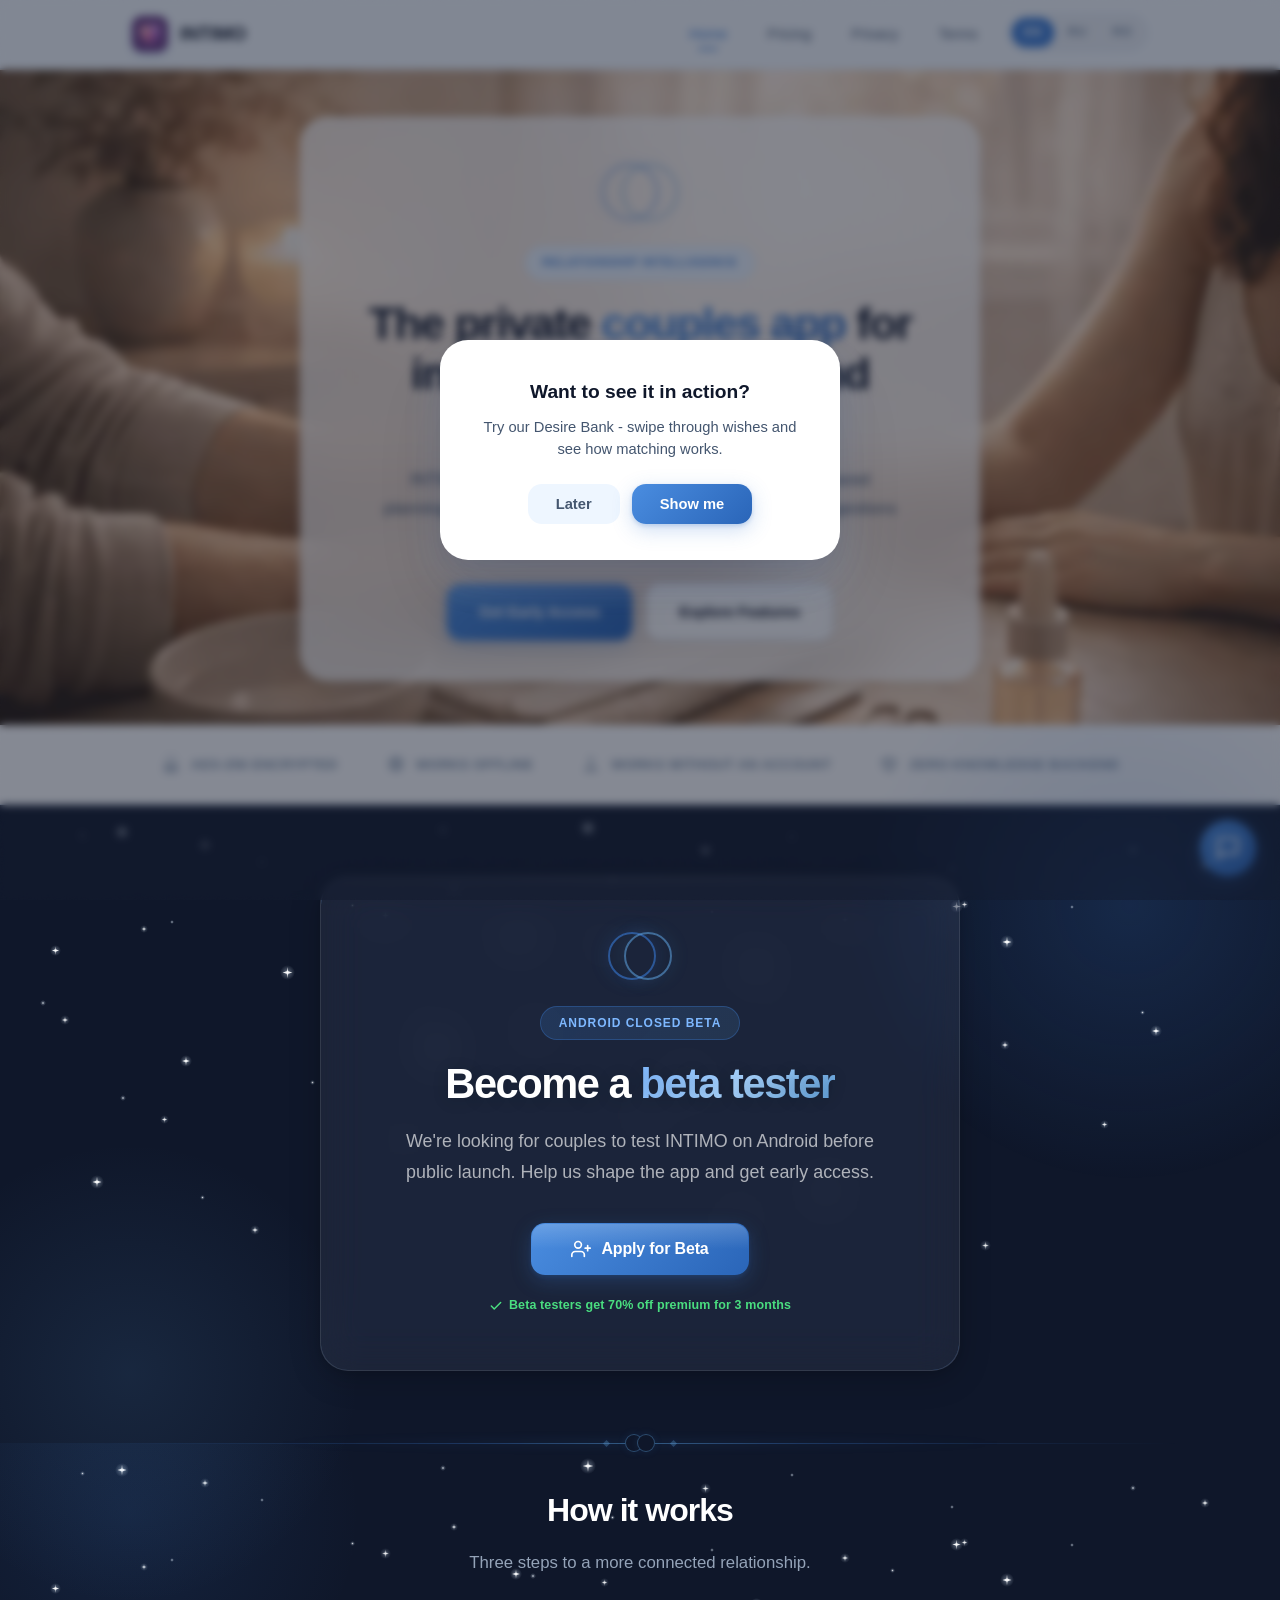
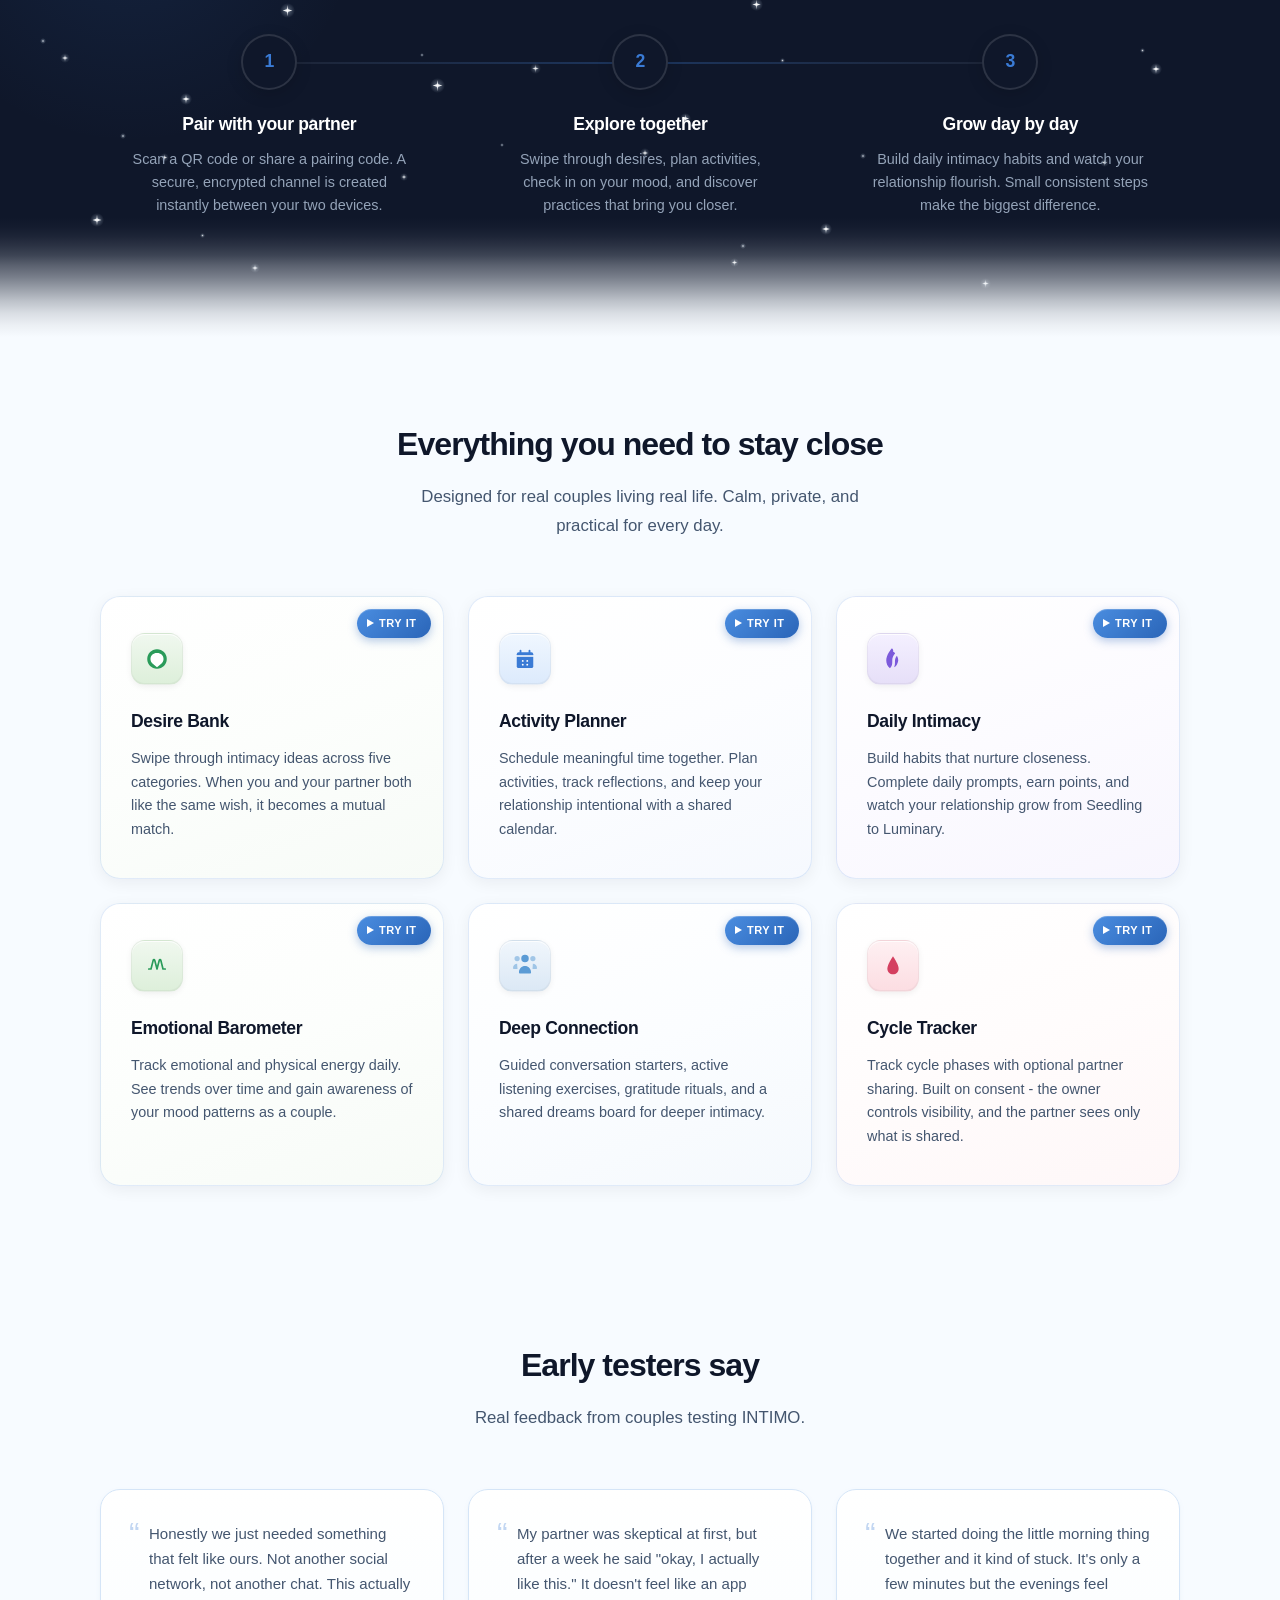
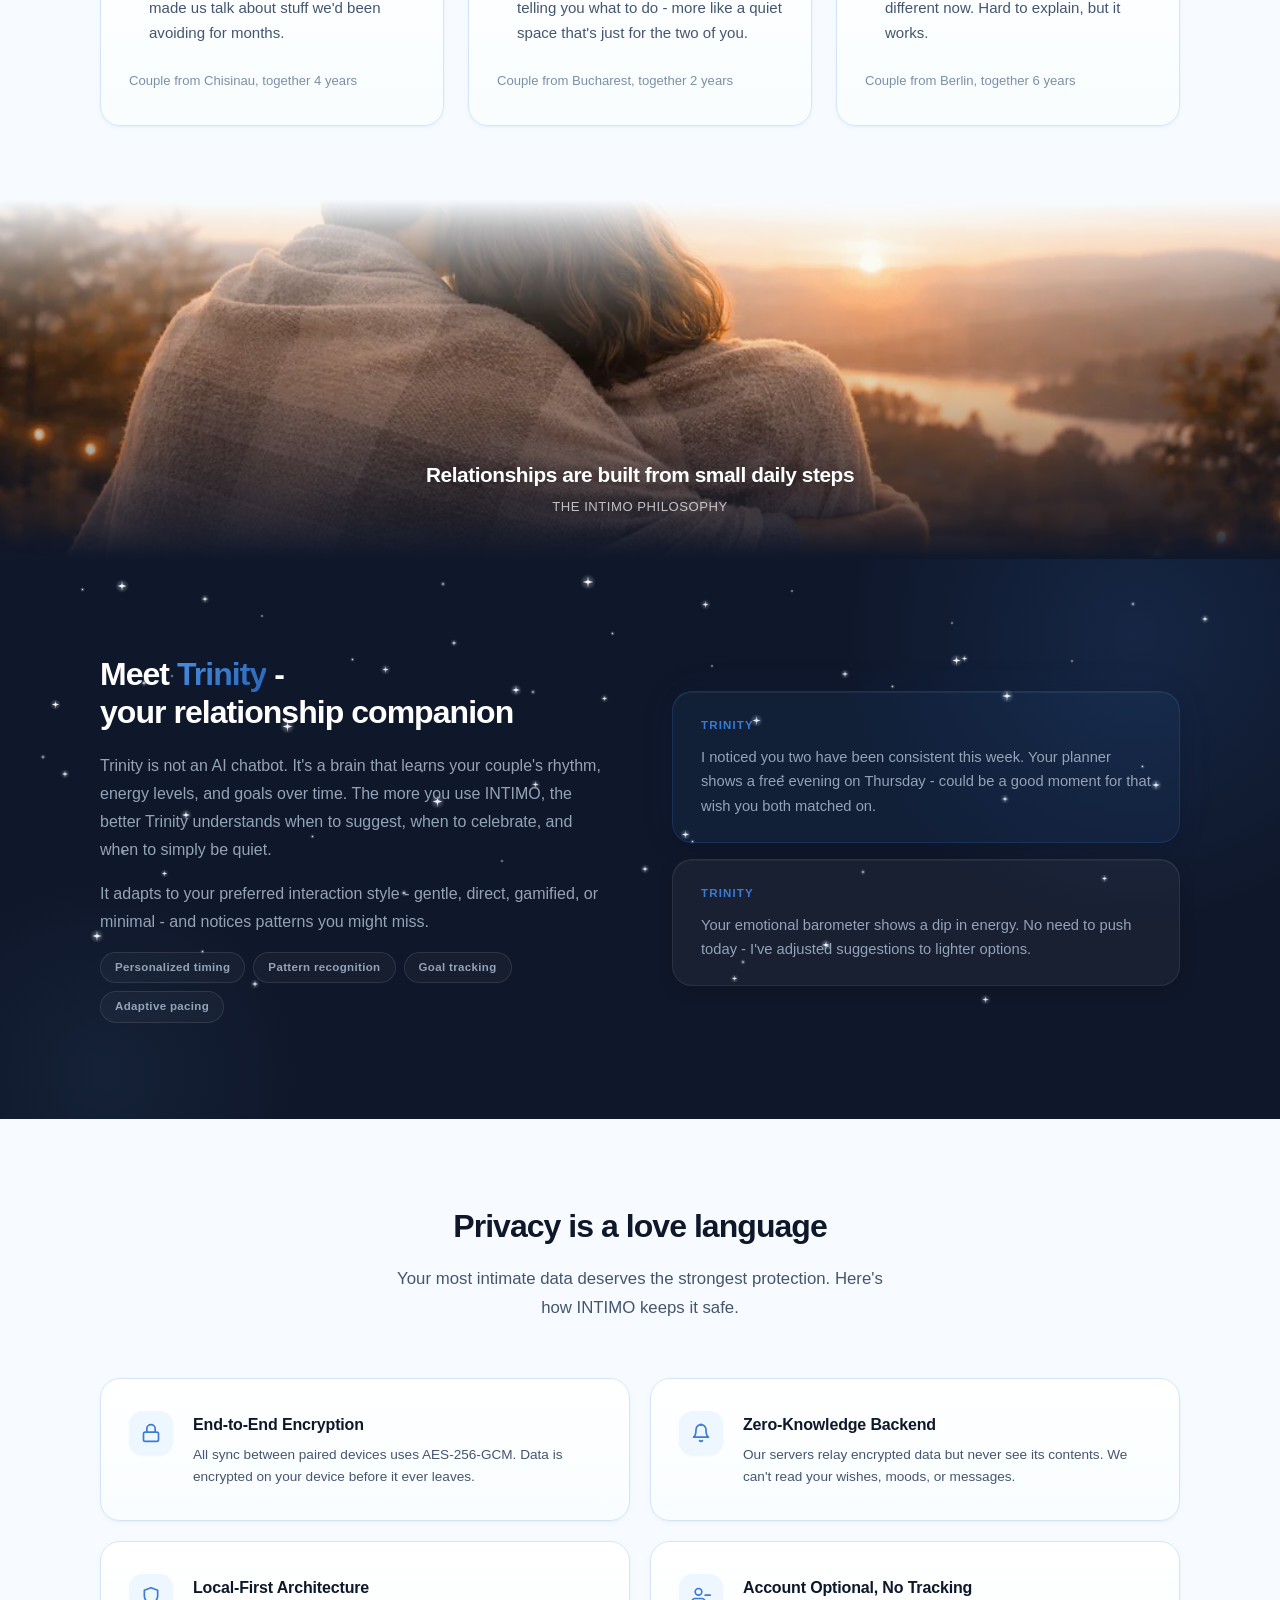
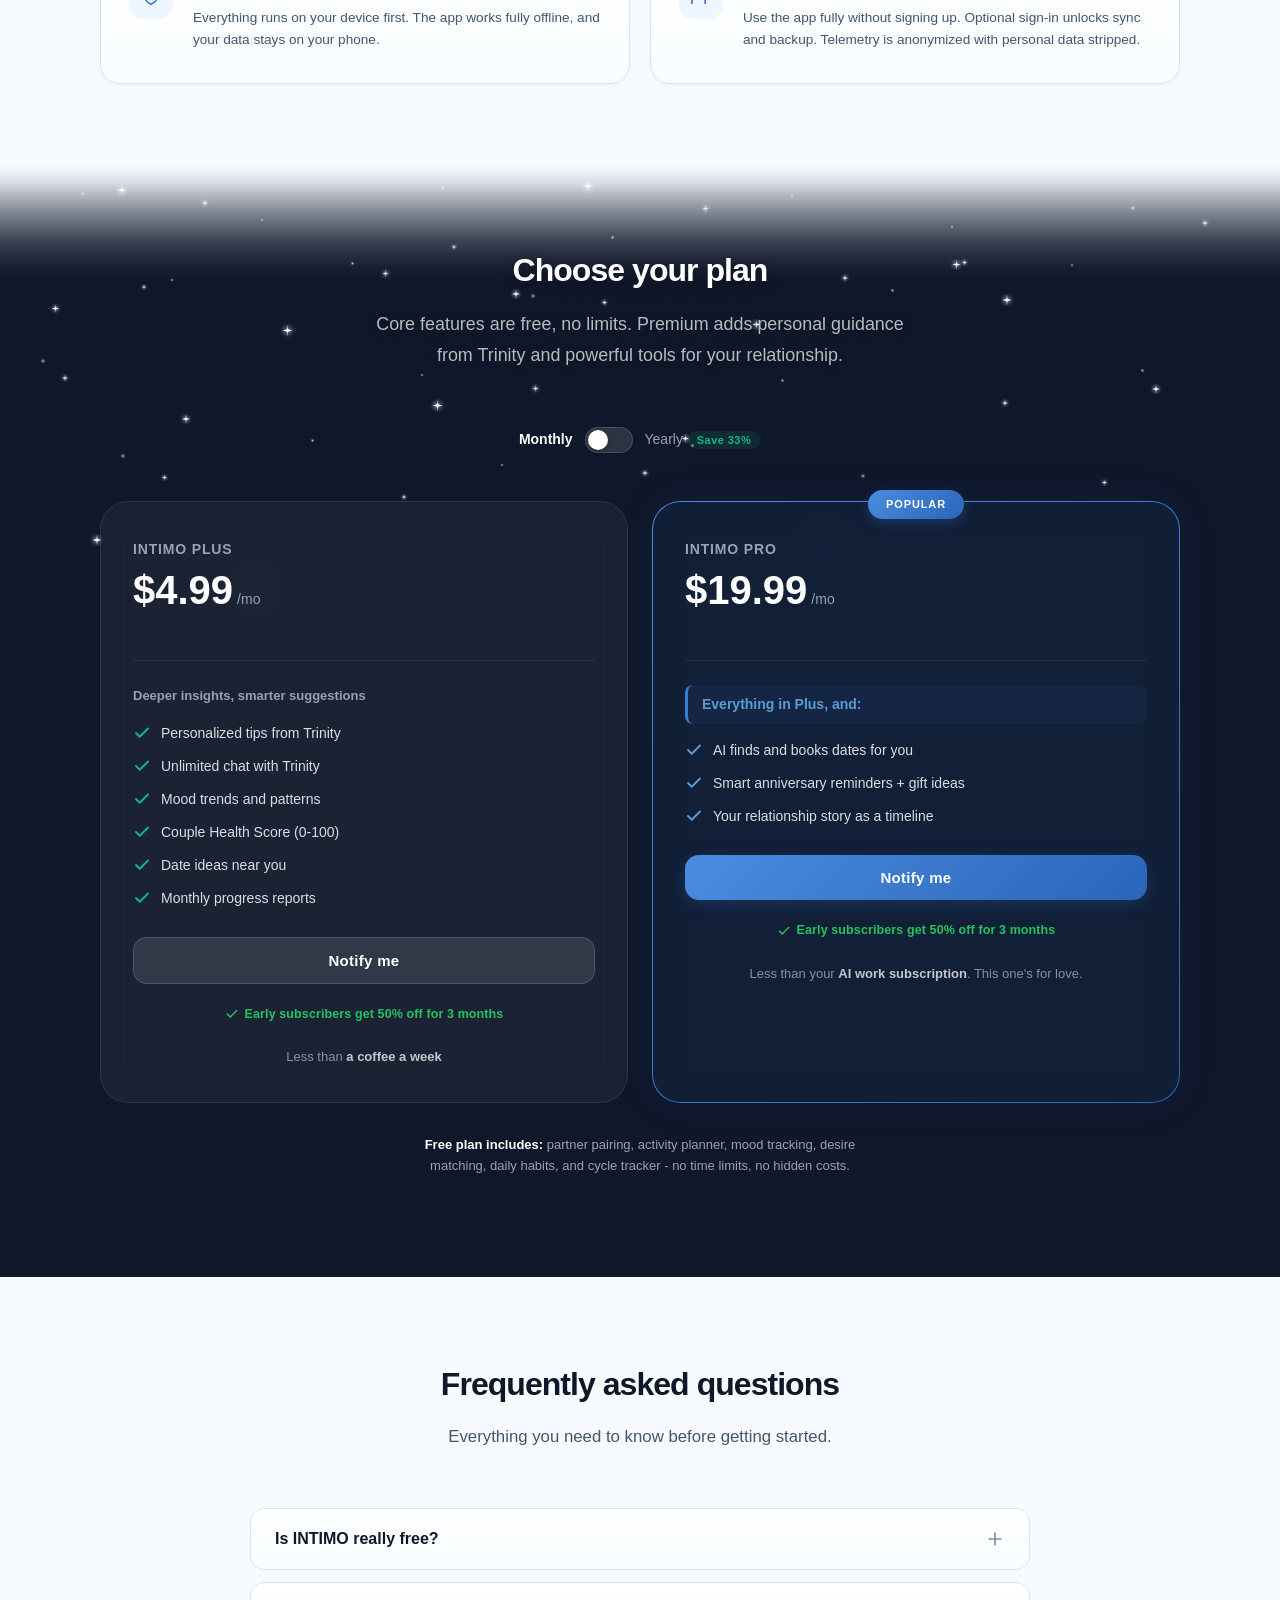
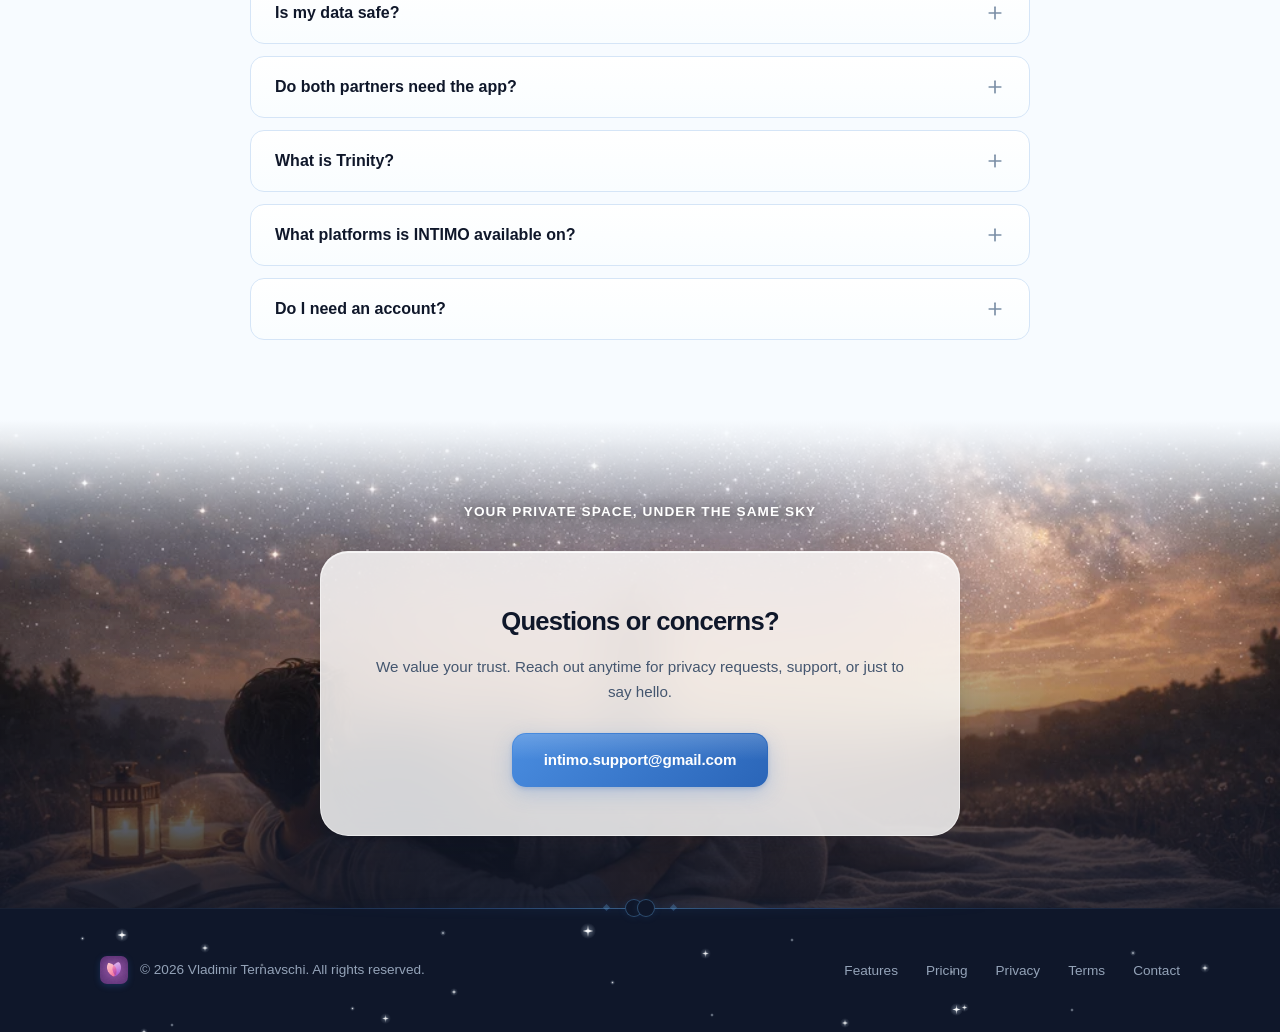
<file: index.html>
<!DOCTYPE html>
<html lang="en">
<head>
  <meta charset="UTF-8">
  <script async src="https://www.googletagmanager.com/gtag/js?id=G-GW3P6Z5JPG"></script>
  <script>window.dataLayer=window.dataLayer||[];function gtag(){dataLayer.push(arguments)}gtag("js",new Date());gtag("config","G-GW3P6Z5JPG")</script>
  <script>if(location.hostname==='www.intimo.pro')location.replace(location.href.replace('www.intimo.pro','intimo.pro'));</script>
  <meta name="viewport" content="width=device-width, initial-scale=1.0">
  <title>INTIMO - Private Couples App for Intimacy & Connection</title>
  <meta name="description" content="INTIMO - encrypted couples app with desire matching, shared planning, mood tracking, and AI companion Trinity. Works offline. Free to start.">
  <meta name="keywords" content="couples app, relationship app, intimacy app, desire matching, couples planner, mood tracker couples, private couples app, encrypted relationship app, daily intimacy habits, couple activity planner">
  <meta property="og:title" content="INTIMO - Private Couples App for Desire Matching & Intimacy">
  <meta property="og:description" content="Encrypted couples app with desire matching, shared planning, mood tracking, and AI relationship companion Trinity. Privacy-first, works offline.">
  <meta property="og:type" content="website">
  <meta property="og:url" content="https://intimo.pro">
  <meta property="og:site_name" content="INTIMO">
  <meta property="og:image" content="https://intimo.pro/assets/og-image.png">
  <meta property="og:image:width" content="1200">
  <meta property="og:image:height" content="630">
  <meta property="og:image:type" content="image/png">
  <meta name="twitter:card" content="summary_large_image">
  <meta name="twitter:title" content="INTIMO - Private Couples App for Desire Matching & Intimacy">
  <meta name="twitter:description" content="Encrypted couples app with desire matching, mood tracking, and AI companion. Free to start.">
  <meta name="twitter:image" content="https://intimo.pro/assets/og-image.png">
  <meta name="theme-color" content="#3a7bd5">
  <meta name="referrer" content="strict-origin-when-cross-origin">
  <meta http-equiv="Content-Security-Policy" content="default-src 'self'; script-src 'self' 'unsafe-inline' https://www.googletagmanager.com; style-src 'self' 'unsafe-inline' https://fonts.googleapis.com; img-src 'self' data: https:; font-src 'self' https://fonts.gstatic.com; connect-src 'self' https://naxuunwntqxhjpqzvmos.supabase.co https://www.google-analytics.com https://www.googletagmanager.com; frame-src 'none'; object-src 'none'; base-uri 'self'; form-action 'self'">
  <meta http-equiv="X-Content-Type-Options" content="nosniff">
  <meta name="author" content="Vladimir Ternavschi">
  <link rel="canonical" href="https://intimo.pro/">
  <link rel="alternate" hreflang="en" href="https://intimo.pro/">
  <link rel="alternate" hreflang="ru" href="https://intimo.pro/ru/">
  <link rel="alternate" hreflang="ro" href="https://intimo.pro/ro/">
  <link rel="alternate" hreflang="x-default" href="https://intimo.pro/">
  <link rel="icon" href="assets/images/app-icon.png" type="image/png">
  <link rel="apple-touch-icon" href="assets/images/app-icon.png">
  <link rel="preconnect" href="https://fonts.googleapis.com">
  <link rel="preconnect" href="https://fonts.gstatic.com" crossorigin>
  <link rel="stylesheet" href="https://fonts.googleapis.com/css2?family=Inter:wght@400;500;600;700&family=Plus+Jakarta+Sans:wght@700;800&display=swap" crossorigin="anonymous">
  <link rel="preload" as="image" href="assets/images/hero-couple.webp" type="image/webp">
  <link rel="stylesheet" href="assets/styles.css">
  <script type="application/ld+json">
  {"@context":"https://schema.org","@type":"SoftwareApplication","name":"INTIMO","applicationCategory":"LifestyleApplication","operatingSystem":"Android","description":"Private couples app with desire matching, shared activity planner, mood tracking, daily intimacy habits, cycle tracker, and AI relationship companion Trinity. End-to-end encrypted, works offline.","url":"https://intimo.pro","author":{"@type":"Person","name":"Vladimir Ternavschi"},"offers":[{"@type":"Offer","name":"Free","price":"0","priceCurrency":"USD","description":"Partner pairing, activity planner, mood tracking, desire matching, daily habits, cycle tracker"},{"@type":"Offer","name":"Intimo Plus","price":"4.99","priceCurrency":"USD","description":"Personalized Trinity guidance, unlimited chat, mood trends, Couple Health Score, date ideas, monthly reports","availability":"https://schema.org/PreOrder"},{"@type":"Offer","name":"Intimo Pro","price":"19.99","priceCurrency":"USD","description":"AI date booking, smart anniversary reminders, relationship timeline","availability":"https://schema.org/PreOrder"}]}
  </script>
  <script type="application/ld+json">
  {"@context":"https://schema.org","@type":"FAQPage","mainEntity":[{"@type":"Question","name":"Is INTIMO really free?","acceptedAnswer":{"@type":"Answer","text":"Yes. Partner pairing, activity planner, mood tracking, desire matching, daily habits, and cycle tracker are completely free with no time limits. Premium plans add personal guidance from Trinity and advanced tools."}},{"@type":"Question","name":"Is my data safe?","acceptedAnswer":{"@type":"Answer","text":"All data is encrypted with AES-256-GCM on your device before it leaves. Our servers relay encrypted data but can never see the contents."}},{"@type":"Question","name":"Do both partners need the app?","acceptedAnswer":{"@type":"Answer","text":"For shared features like desire matching and synced planning, yes. You can also use many features solo."}},{"@type":"Question","name":"What is Trinity?","acceptedAnswer":{"@type":"Answer","text":"Trinity is INTIMO's relationship companion - a system that learns your couple's rhythm and provides personalized suggestions. Available in premium plans."}},{"@type":"Question","name":"What platforms is INTIMO available on?","acceptedAnswer":{"@type":"Answer","text":"INTIMO is launching on Android first, with iOS coming soon."}},{"@type":"Question","name":"Do I need an account?","acceptedAnswer":{"@type":"Answer","text":"No. The app works fully without signing up. You can optionally sign in to unlock cloud backup and cross-device sync."}}]}
  </script>
</head>
<body>
  <a href="#main" class="skip-nav">Skip to content</a>

  <header class="site-header">
    <div class="header-inner">
      <a href="/" class="logo">
        <span class="logo-mark"><img src="assets/images/app-icon.png" alt="INTIMO"></span>
        INTIMO
      </a>
      <button class="menu-toggle" aria-label="Toggle menu" onclick="document.querySelector('.nav-links').classList.toggle('open')">
        <svg viewBox="0 0 24 24" fill="none" stroke="currentColor" stroke-width="2" stroke-linecap="round"><line x1="3" y1="6" x2="21" y2="6"/><line x1="3" y1="12" x2="21" y2="12"/><line x1="3" y1="18" x2="21" y2="18"/></svg>
      </button>
      <ul class="nav-links">
        <li><a href="/" class="active">Home</a></li>
        <li><a href="#pricing">Pricing</a></li>
        <li><a href="/privacy">Privacy</a></li>
        <li><a href="/terms">Terms</a></li>
        <li><span class="lang-switch"><a href="/" class="active">EN</a><a href="/ru/">RU</a><a href="/ro/">RO</a></span></li>
      </ul>
    </div>
  </header>

  <main id="main">

    <!-- Hero -->
    <section class="hero starfield">
      <div class="stars"></div>
      <div class="hero-bg-image">
        <picture>
          <source srcset="assets/images/hero-couple.webp" type="image/webp">
          <img src="assets/images/hero-couple.png" alt="Couple using INTIMO private couples app for daily intimacy and desire matching" width="1024" height="682" loading="eager">
        </picture>
      </div>
      <div class="hero-inner">
        <div class="connection-symbol">
          <span class="ring ring-1"></span>
          <span class="ring ring-2"></span>
        </div>
        <span class="hero-badge">Relationship Intelligence</span>
        <h1>The private <span class="em">couples app</span> for intimacy, planning, and connection</h1>
        <p>INTIMO helps you and your partner stay close through shared planning, desire matching, mood tracking, and intelligent suggestions - all encrypted and private by design.</p>
        <div class="hero-actions">
          <a href="#pricing" class="btn btn-primary">Get Early Access</a>
          <a href="#features" class="btn btn-outline">Explore Features</a>
        </div>
      </div>
    </section>

    <!-- Trust strip -->
    <div class="trust-strip">
      <div class="trust-inner">
        <div class="trust-item">
          <svg class="trust-icon" viewBox="0 0 20 20" fill="currentColor"><path fill-rule="evenodd" d="M10 1a4.5 4.5 0 00-4.5 4.5V9H5a2 2 0 00-2 2v6a2 2 0 002 2h10a2 2 0 002-2v-6a2 2 0 00-2-2h-.5V5.5A4.5 4.5 0 0010 1zm3 8V5.5a3 3 0 10-6 0V9h6z" clip-rule="evenodd"/></svg>
          AES-256 Encrypted
        </div>
        <div class="trust-item">
          <svg class="trust-icon" viewBox="0 0 20 20" fill="currentColor"><path d="M2 10a8 8 0 1116 0 8 8 0 01-16 0zm6.39-2.908a.75.75 0 01.766.027l3.5 2.25a.75.75 0 010 1.262l-3.5 2.25A.75.75 0 018 12.25v-4.5a.75.75 0 01.39-.658z"/></svg>
          Works Offline
        </div>
        <div class="trust-item">
          <svg class="trust-icon" viewBox="0 0 20 20" fill="currentColor"><path fill-rule="evenodd" d="M10 9a3 3 0 100-6 3 3 0 000 6zm-7 9a7 7 0 1114 0H3z" clip-rule="evenodd"/></svg>
          Works Without an Account
        </div>
        <div class="trust-item">
          <svg class="trust-icon" viewBox="0 0 20 20" fill="currentColor"><path fill-rule="evenodd" d="M2.166 4.999A11.954 11.954 0 0010 1.944 11.954 11.954 0 0017.834 5c.11.65.166 1.32.166 2.001 0 5.225-3.34 9.67-8 11.317C5.34 16.67 2 12.225 2 7c0-.682.057-1.35.166-2.001zm11.541 3.708a1 1 0 00-1.414-1.414L9 10.586 7.707 9.293a1 1 0 00-1.414 1.414l2 2a1 1 0 001.414 0l4-4z" clip-rule="evenodd"/></svg>
          Zero-Knowledge Backend
        </div>
      </div>
    </div>

    <!-- Beta signup -->
    <section class="beta-banner starfield" id="beta">
      <div class="stars"></div>
      <div class="beta-glow beta-glow-1"></div>
      <div class="beta-glow beta-glow-2"></div>
      <div class="beta-inner">
        <div class="beta-card reveal">
          <div class="beta-rings">
            <span class="beta-ring beta-ring-1"></span>
            <span class="beta-ring beta-ring-2"></span>
          </div>
          <span class="beta-badge">Android Closed Beta</span>
          <h2>Become a <span class="em">beta tester</span></h2>
          <p>We're looking for couples to test INTIMO on Android before public launch. Help us shape the app and get early access.</p>
          <button class="btn-beta" onclick="document.getElementById('betaOverlay').classList.add('open')">
            <svg viewBox="0 0 24 24" fill="none" stroke="currentColor" stroke-width="2" stroke-linecap="round" stroke-linejoin="round"><path d="M16 21v-2a4 4 0 00-4-4H5a4 4 0 00-4 4v2"/><circle cx="8.5" cy="7" r="4"/><line x1="20" y1="8" x2="20" y2="14"/><line x1="23" y1="11" x2="17" y2="11"/></svg>
            Apply for Beta
          </button>
          <span class="perk-line">
            <svg viewBox="0 0 24 24" fill="none" stroke="currentColor" stroke-width="2.5" stroke-linecap="round" stroke-linejoin="round"><polyline points="20 6 9 17 4 12"/></svg>
            Beta testers get 70% off premium for 3 months
          </span>
        </div>
      </div>
    </section>

    <!-- Beta modal -->
    <div class="beta-overlay" id="betaOverlay" onclick="if(event.target===this)this.classList.remove('open')">
      <div class="beta-modal">
        <button class="beta-modal-close" onclick="document.getElementById('betaOverlay').classList.remove('open')" aria-label="Close">
          <svg width="18" height="18" viewBox="0 0 24 24" fill="none" stroke="currentColor" stroke-width="2" stroke-linecap="round"><line x1="18" y1="6" x2="6" y2="18"/><line x1="6" y1="6" x2="18" y2="18"/></svg>
        </button>
        <div id="betaForm">
          <h3>Join the Beta</h3>
          <p class="beta-modal-sub">Both you and your partner need Android devices to participate.</p>
          <div class="beta-field">
            <label for="betaName">Your name</label>
            <input type="text" id="betaName" autocomplete="name" placeholder="Alex" required>
          </div>
          <div class="beta-field">
            <label for="betaEmail">Your email</label>
            <input type="email" id="betaEmail" autocomplete="email" placeholder="alex@example.com" required>
          </div>
          <div class="beta-field">
            <label for="betaDevice">Android device model (optional)</label>
            <input type="text" id="betaDevice" autocomplete="off" placeholder="Samsung Galaxy S24">
          </div>
          <div class="beta-field">
            <label for="betaPartnerEmail">Partner's email</label>
            <input type="email" id="betaPartnerEmail" autocomplete="off" placeholder="partner@example.com" required>
          </div>
          <label class="beta-checkbox">
            <input type="checkbox" id="betaConsent">
            <span>My partner knows about this and agrees to participate in the beta testing.</span>
          </label>
          <div class="beta-error" id="betaError" data-err-name="Please enter a valid name (letters, spaces, hyphens, 2-50 characters)." data-err-email="Please enter a valid email address." data-err-device="Device model contains invalid characters." data-err-partner="Please enter a valid partner email address." data-err-same="Partner email must be different from yours." data-err-consent="Please confirm your partner agrees to participate." data-err-wait="Please wait a few seconds before trying again." data-err-generic="Something went wrong. Please try again." data-err-network="Network error. Please try again."></div>
          <button class="btn-beta-submit" id="betaSubmit" data-loading="Submitting..." onclick="submitBeta()">Submit Application</button>
        </div>
        <div id="betaSuccess" class="beta-success" style="display:none">
          <div class="beta-success-icon">
            <svg viewBox="0 0 24 24" fill="none" stroke="currentColor" stroke-width="2.5" stroke-linecap="round" stroke-linejoin="round"><polyline points="20 6 9 17 4 12"/></svg>
          </div>
          <span class="beta-success-badge">Application received</span>
          <h3>You're in!</h3>
          <p class="beta-success-text">Your application has been submitted successfully. We'll review it and send an invitation to your email.</p>
          <div class="beta-success-divider"></div>
          <div class="beta-success-note">
            <svg viewBox="0 0 24 24" fill="none" stroke="currentColor" stroke-width="2" stroke-linecap="round" stroke-linejoin="round"><circle cx="12" cy="12" r="10"/><line x1="12" y1="16" x2="12" y2="12"/><line x1="12" y1="8" x2="12.01" y2="8"/></svg>
            <span>If all tester spots are filled, our team will reach out with next steps. Check your inbox and spam folder.</span>
          </div>
        </div>
      </div>
    </div>

    <!-- Divider -->
    <div class="beta-divider">
      <span class="beta-divider-diamond"></span>
      <div class="beta-divider-rings">
        <span class="beta-divider-ring"></span>
        <span class="beta-divider-ring"></span>
      </div>
      <span class="beta-divider-diamond"></span>
    </div>

    <!-- How it works -->
    <section class="how-it-works starfield">
      <div class="stars"></div>
      <div class="how-inner">
        <div class="section-header reveal">
          <h2>How it works</h2>
          <p>Three steps to a more connected relationship.</p>
        </div>
        <div class="steps-grid">
          <div class="step-card reveal reveal-delay-1">
            <div class="step-number">1</div>
            <h3>Pair with your partner</h3>
            <p>Scan a QR code or share a pairing code. A secure, encrypted channel is created instantly between your two devices.</p>
          </div>
          <div class="step-card reveal reveal-delay-2">
            <div class="step-number">2</div>
            <h3>Explore together</h3>
            <p>Swipe through desires, plan activities, check in on your mood, and discover practices that bring you closer.</p>
          </div>
          <div class="step-card reveal reveal-delay-3">
            <div class="step-number">3</div>
            <h3>Grow day by day</h3>
            <p>Build daily intimacy habits and watch your relationship flourish. Small consistent steps make the biggest difference.</p>
          </div>
        </div>
      </div>
    </section>

    <!-- Core features -->
    <section id="features" class="features">
      <div class="features-inner">
        <div class="features-header reveal">
          <h2>Everything you need to stay close</h2>
          <p>Designed for real couples living real life. Calm, private, and practical for every day.</p>
        </div>
        <div class="features-grid">
          <div class="feature-card reveal reveal-delay-1" data-demo="swipe" style="cursor:pointer" onclick="if(!window.openSwipeDemo){var s=document.createElement('script');s.src='assets/demos/swipe.js';s.onload=function(){window.openSwipeDemo()};document.head.appendChild(s)}else{window.openSwipeDemo()}">
            <span class="demo-badge">Try it</span>
            <div class="feature-icon feature-icon-green">
              <svg width="24" height="24" viewBox="0 0 512 512" fill="#2a9b5a"><path d="M256 416c-114.8 0-208-78.8-208-176 0-52.9 29.2-100.1 74.8-131.4C167.6 74.1 208 48 256 48s88.4 26.1 133.2 60.6C434.8 139.9 464 187.1 464 240c0 97.2-93.2 176-208 176z" opacity="0"/><path d="M256 48a208 208 0 00-147 355 208 208 0 00294 0A208 208 0 00256 48zm74.5 147.1l-72.2 72.2a12 12 0 01-17 0l-36.1-36.1a12 12 0 010-17 12 12 0 0117 0L250 242l63.5-63.5a12 12 0 0117 17z" opacity="0"/><path d="M256 48C141.1 48 48 141.1 48 256s93.1 208 208 208 208-93.1 208-208S370.9 48 256 48zm0 0"/><path d="M352 176c-22.1-22.1-51.5-34.3-82.8-34.3-31.3 0-60.7 12.2-82.8 34.3-22.1 22.1-34.3 51.5-34.3 82.8 0 31.3 12.2 60.7 34.3 82.8L256 411.3l69.7-69.7c22.1-22.1 34.3-51.5 34.3-82.8 0-31.3-12.2-60.7-34-82.8z" fill="#fff" opacity="0"/><path d="M256 32C167 32 96 98 96 176c0 53 27 102 73 137l71.5 62.8c8.8 7.8 22.2 7.8 31 0L343 313c46-35 73-84 73-137 0-78-71-144-160-144z" opacity="0"/><circle cx="256" cy="256" r="208" fill="#2a9b5a" opacity="0.15"/><path d="M352.9 176c-42-42-110.8-42-152.8 0-3.5 3.5-6.7 7.2-9.6 11.1L256 263l65.5-75.9c-2.9-3.9-6.1-7.6-9.6-11.1z" opacity="0"/><path d="M256 96c-88 0-160 56-160 128 0 48 28.4 91.2 72 118.4L256 416l88-73.6c43.6-27.2 72-70.4 72-118.4 0-72-72-128-160-128zm80 138.8l-73.6 72a12 12 0 01-16.8 0l-40-40a12 12 0 0116.8-16.8L256 283.2 323.2 216A12 12 0 01336 232.8z" opacity="0"/><path d="M256 48C141.1 48 48 141.1 48 256s93.1 208 208 208 208-93.1 208-208S370.9 48 256 48z" fill="none"/><path d="M353.6 159.2c-24-21.6-55.2-33.6-88-33.6H272c-1.6 0-3.2 0-4.8.2h-22.4c-1.6-.2-3.2-.2-4.8-.2h6.4c-32.8 0-64 12-88 33.6-27.2 24.8-41.6 58.4-41.6 94.4 0 36.8 15.2 71.2 42.4 96L256 432l96.8-82.4c27.2-24.8 42.4-59.2 42.4-96 0-36-14.4-69.6-41.6-94.4z" fill="#fff"/><path d="M256 432l-96.8-82.4C132 324.8 116.8 290.4 116.8 253.6c0-36 14.4-69.6 41.6-94.4C182.4 137.6 213.6 125.6 246.4 125.6H272c32.8 0 64 12 88 33.6 27.2 24.8 41.6 58.4 41.6 94.4 0 36.8-15.2 71.2-42.4 96z" fill="none" stroke="#2a9b5a" stroke-width="0"/></svg>
            </div>
            <h3>Desire Bank</h3>
            <p>Swipe through intimacy ideas across five categories. When you and your partner both like the same wish, it becomes a mutual match.</p>
          </div>
          <div class="feature-card reveal reveal-delay-2" data-demo="planner" style="cursor:pointer" onclick="if(!window.openPlannerDemo){var s=document.createElement('script');s.src='assets/demos/planner.js';s.onload=function(){window.openPlannerDemo()};document.head.appendChild(s)}else{window.openPlannerDemo()}">
            <span class="demo-badge">Try it</span>
            <div class="feature-icon feature-icon-blue">
              <svg width="24" height="24" viewBox="0 0 512 512" fill="#3a7bd5"><rect x="80" y="112" width="352" height="336" rx="40" ry="40"/><path d="M80 192h352" stroke="#fff" stroke-width="32" stroke-linecap="round"/><path d="M160 80v64M352 80v64" stroke="#3a7bd5" stroke-width="40" stroke-linecap="round"/><circle cx="208" cy="296" r="20" fill="#fff"/><circle cx="304" cy="296" r="20" fill="#fff"/><circle cx="208" cy="376" r="20" fill="#fff"/><circle cx="304" cy="376" r="20" fill="#fff"/></svg>
            </div>
            <h3>Activity Planner</h3>
            <p>Schedule meaningful time together. Plan activities, track reflections, and keep your relationship intentional with a shared calendar.</p>
          </div>
          <div class="feature-card reveal reveal-delay-3" data-demo="daily" style="cursor:pointer" onclick="if(!window.openDailyDemo){var s=document.createElement('script');s.src='assets/demos/daily.js';s.onload=function(){window.openDailyDemo()};document.head.appendChild(s)}else{window.openDailyDemo()}">
            <span class="demo-badge">Try it</span>
            <div class="feature-icon feature-icon-violet">
              <svg width="24" height="24" viewBox="0 0 512 512" fill="#7c5adb"><path d="M208 512a24.8 24.8 0 01-17.6-7.2 265.4 265.4 0 01-77.2-188c0-74 30-142.4 84.4-192.6A22.4 22.4 0 01232 124v60.8a139.2 139.2 0 00-46.8 104.4c0 53.6 26 103.2 69.6 133.2A24.4 24.4 0 01208 512z" opacity="0"/><path d="M259.9 61.4l-5.6-7.8c-5-7-9.6-13.4-15.2-19.8a8 8 0 00-12.4.4c-23.8 30.6-42 56-56.4 79.2-19.4 31-33.2 59.6-43.2 89.8A242.4 242.4 0 00112 280c0 68 26 128.4 73.2 170a7.8 7.8 0 0011-1c18.4-21.4 30.4-42.8 36.8-65.2 5.8-20.2 7.4-41.8 7.4-72.8v-28c0-30.8 5.4-57.2 17-83 9.6-21.2 23.2-41 41.6-60.8a7.8 7.8 0 00-1-11.4 196.2 196.2 0 00-38.1-26.4zM340 185.4c-9 10.8-16.4 21.4-22.4 32.4-13.2 24.2-19.6 50.6-19.6 83v28c0 29.4-1.4 49.4-6.6 67.8a171 171 0 01-14.8 37.6c28.2-14 51.2-37.4 66.8-67.8A220.6 220.6 0 00368 280a242 242 0 00-28-94.6z" fill="#7c5adb"/></svg>
            </div>
            <h3>Daily Intimacy</h3>
            <p>Build habits that nurture closeness. Complete daily prompts, earn points, and watch your relationship grow from Seedling to Luminary.</p>
          </div>
          <div class="feature-card reveal reveal-delay-1" data-demo="barometer" style="cursor:pointer" onclick="if(!window.openBarometerDemo){var s=document.createElement('script');s.src='assets/demos/barometer.js';s.onload=function(){window.openBarometerDemo()};document.head.appendChild(s)}else{window.openBarometerDemo()}">
            <span class="demo-badge">Try it</span>
            <div class="feature-icon feature-icon-green">
              <svg width="24" height="24" viewBox="0 0 512 512" fill="#2a9b5a"><path d="M432 320H384l-47.4-188.7a16 16 0 00-31-.2L256 320l-49.4-188.7a16 16 0 00-31-.2L128 320H80" fill="none" stroke="#2a9b5a" stroke-width="36" stroke-linecap="round" stroke-linejoin="round"/></svg>
            </div>
            <h3>Emotional Barometer</h3>
            <p>Track emotional and physical energy daily. See trends over time and gain awareness of your mood patterns as a couple.</p>
          </div>
          <div class="feature-card reveal reveal-delay-2" data-demo="questions" style="cursor:pointer" onclick="if(!window.openQuestionsDemo){var s=document.createElement('script');s.src='assets/demos/questions.js';s.onload=function(){window.openQuestionsDemo()};document.head.appendChild(s)}else{window.openQuestionsDemo()}">
            <span class="demo-badge">Try it</span>
            <div class="feature-icon feature-icon-sky">
              <svg width="24" height="24" viewBox="0 0 512 512" fill="#5b9bd5"><path d="M336 96a80 80 0 10-160 0 80 80 0 00160 0zM256 256c-70.7 0-128 57.3-128 128v16a16 16 0 0016 16h224a16 16 0 0016-16v-16c0-70.7-57.3-128-128-128z"/><path d="M144 96a56 56 0 10-112 0 56 56 0 00112 0zM88 208c-51 0-88 37-88 88v8a16 16 0 0016 16h80" fill="#5b9bd5" opacity="0.5"/><path d="M480 96a56 56 0 10-112 0 56 56 0 00112 0zM424 208c51 0 88 37 88 88v8a16 16 0 01-16 16h-80" fill="#5b9bd5" opacity="0.5"/></svg>
            </div>
            <h3>Deep Connection</h3>
            <p>Guided conversation starters, active listening exercises, gratitude rituals, and a shared dreams board for deeper intimacy.</p>
          </div>
          <div class="feature-card reveal reveal-delay-3" data-demo="cycle" style="cursor:pointer" onclick="if(!window.openCycleDemo){var s=document.createElement('script');s.src='assets/demos/cycle.js';s.onload=function(){window.openCycleDemo()};document.head.appendChild(s)}else{window.openCycleDemo()}">
            <span class="demo-badge">Try it</span>
            <div class="feature-icon feature-icon-rose">
              <svg width="24" height="24" viewBox="0 0 512 512" fill="#d44060"><path d="M256 48l-2.3 3.2C230.8 84 136 225 136 312c0 66.2 53.8 120 120 120s120-53.8 120-120c0-87-94.8-228-117.7-260.8z"/></svg>
            </div>
            <h3>Cycle Tracker</h3>
            <p>Track cycle phases with optional partner sharing. Built on consent - the owner controls visibility, and the partner sees only what is shared.</p>
          </div>
        </div>
      </div>
    </section>

    <!-- Social proof -->
    <section class="social-proof">
      <div class="social-proof-inner">
        <div class="section-header reveal">
          <h2>Early testers say</h2>
          <p>Real feedback from couples testing INTIMO.</p>
        </div>
        <div class="testimonials-grid">
          <div class="testimonial-card reveal reveal-delay-1">
            <p class="testimonial-quote">Honestly we just needed something that felt like ours. Not another social network, not another chat. This actually made us talk about stuff we'd been avoiding for months.</p>
            <span class="testimonial-author">Couple from Chisinau, together 4 years</span>
          </div>
          <div class="testimonial-card reveal reveal-delay-2">
            <p class="testimonial-quote">My partner was skeptical at first, but after a week he said "okay, I actually like this." It doesn't feel like an app telling you what to do - more like a quiet space that's just for the two of you.</p>
            <span class="testimonial-author">Couple from Bucharest, together 2 years</span>
          </div>
          <div class="testimonial-card reveal reveal-delay-3">
            <p class="testimonial-quote">We started doing the little morning thing together and it kind of stuck. It's only a few minutes but the evenings feel different now. Hard to explain, but it works.</p>
            <span class="testimonial-author">Couple from Berlin, together 6 years</span>
          </div>
        </div>
      </div>
    </section>

    <!-- Visual break -->
    <div class="visual-break">
      <picture>
        <source srcset="assets/images/sunset-moment.webp" type="image/webp">
        <img src="assets/images/sunset-moment.png" alt="Couple building daily intimacy habits together with INTIMO relationship app" width="1024" height="682" loading="lazy">
      </picture>
      <div class="visual-break-text">
        <p>Relationships are built from small daily steps</p>
        <span>The INTIMO philosophy</span>
      </div>
    </div>

    <!-- Trinity spotlight -->
    <section class="spotlight starfield">
      <div class="stars"></div>
      <div class="spotlight-inner">
        <div class="spotlight-content reveal">
          <h2>Meet <span class="em">Trinity</span> - <br>your relationship companion</h2>
          <p>Trinity is not an AI chatbot. It's a brain that learns your couple's rhythm, energy levels, and goals over time. The more you use INTIMO, the better Trinity understands when to suggest, when to celebrate, and when to simply be quiet.</p>
          <p>It adapts to your preferred interaction style - gentle, direct, gamified, or minimal - and notices patterns you might miss.</p>
          <div class="trinity-tags">
            <span class="trinity-tag">Personalized timing</span>
            <span class="trinity-tag">Pattern recognition</span>
            <span class="trinity-tag">Goal tracking</span>
            <span class="trinity-tag">Adaptive pacing</span>
          </div>
        </div>
        <div class="spotlight-visual reveal reveal-delay-2">
          <div class="trinity-bubble trinity-bubble-highlight">
            I noticed you two have been consistent this week. Your planner shows a free evening on Thursday - could be a good moment for that wish you both matched on.
          </div>
          <div class="trinity-bubble">
            Your emotional barometer shows a dip in energy. No need to push today - I've adjusted suggestions to lighter options.
          </div>
        </div>
      </div>
    </section>

    <!-- Privacy & security -->
    <section class="privacy-section">
      <div class="privacy-inner">
        <div class="section-header reveal">
          <h2>Privacy is a love language</h2>
          <p>Your most intimate data deserves the strongest protection. Here's how INTIMO keeps it safe.</p>
        </div>
        <div class="privacy-grid">
          <div class="privacy-card reveal reveal-delay-1">
            <div class="privacy-card-icon">
              <svg width="20" height="20" viewBox="0 0 24 24" fill="none" stroke="#3a7bd5" stroke-width="2" stroke-linecap="round" stroke-linejoin="round"><rect x="3" y="11" width="18" height="11" rx="2" ry="2"/><path d="M7 11V7a5 5 0 0110 0v4"/></svg>
            </div>
            <div>
              <h3>End-to-End Encryption</h3>
              <p>All sync between paired devices uses AES-256-GCM. Data is encrypted on your device before it ever leaves.</p>
            </div>
          </div>
          <div class="privacy-card reveal reveal-delay-2">
            <div class="privacy-card-icon">
              <svg width="20" height="20" viewBox="0 0 24 24" fill="none" stroke="#3a7bd5" stroke-width="2" stroke-linecap="round" stroke-linejoin="round"><path d="M18 8A6 6 0 006 8c0 7-3 9-3 9h18s-3-2-3-9"/><path d="M13.73 21a2 2 0 01-3.46 0"/><line x1="12" y1="2" x2="12" y2="2" stroke-width="3"/></svg>
            </div>
            <div>
              <h3>Zero-Knowledge Backend</h3>
              <p>Our servers relay encrypted data but never see its contents. We can't read your wishes, moods, or messages.</p>
            </div>
          </div>
          <div class="privacy-card reveal reveal-delay-3">
            <div class="privacy-card-icon">
              <svg width="20" height="20" viewBox="0 0 24 24" fill="none" stroke="#3a7bd5" stroke-width="2" stroke-linecap="round" stroke-linejoin="round"><path d="M12 22s8-4 8-10V5l-8-3-8 3v7c0 6 8 10 8 10z"/></svg>
            </div>
            <div>
              <h3>Local-First Architecture</h3>
              <p>Everything runs on your device first. The app works fully offline, and your data stays on your phone.</p>
            </div>
          </div>
          <div class="privacy-card reveal reveal-delay-1">
            <div class="privacy-card-icon">
              <svg width="20" height="20" viewBox="0 0 24 24" fill="none" stroke="#3a7bd5" stroke-width="2" stroke-linecap="round" stroke-linejoin="round"><path d="M17 21v-2a4 4 0 00-4-4H5a4 4 0 00-4 4v2"/><circle cx="9" cy="7" r="4"/><line x1="23" y1="11" x2="17" y2="11"/></svg>
            </div>
            <div>
              <h3>Account Optional, No Tracking</h3>
              <p>Use the app fully without signing up. Optional sign-in unlocks sync and backup. Telemetry is anonymized with personal data stripped.</p>
            </div>
          </div>
        </div>
      </div>
    </section>

    <!-- Pricing -->
    <section id="pricing" class="pricing starfield">
      <div class="stars"></div>
      <div class="pricing-inner">
        <div class="section-header reveal">
          <h2>Choose your plan</h2>
          <p>Core features are free, no limits. Premium adds personal guidance from Trinity and powerful tools for your relationship.</p>
        </div>
        <div class="pricing-toggle reveal">
          <span class="pricing-toggle-label active" data-period="monthly">Monthly</span>
          <div class="pricing-toggle-switch" onclick="this.classList.toggle('yearly');var y=this.classList.contains('yearly');this.previousElementSibling.classList.toggle('active',!y);this.nextElementSibling.classList.toggle('active',y);document.querySelectorAll('[data-mo]').forEach(function(e){e.textContent=y?e.dataset.yr:e.dataset.mo});document.querySelectorAll('[data-yrnote]').forEach(function(e){e.textContent=y?e.dataset.yrnote:''})"></div>
          <span class="pricing-toggle-label" data-period="yearly">Yearly <span class="pricing-save">Save 33%</span></span>
        </div>
        <div class="pricing-grid">
          <!-- Plus -->
          <div class="pricing-card reveal reveal-delay-1">
            <div class="pricing-plan-name">Intimo Plus</div>
            <div class="pricing-price">
              <span class="pricing-price-amount" data-mo="$4.99" data-yr="$3.33">$4.99</span>
              <span class="pricing-price-period">/mo</span>
            </div>
            <div class="pricing-price-yearly" data-yrnote="Billed $39.99/year"></div>
            <div class="pricing-divider"></div>
            <div class="pricing-includes">Deeper insights, smarter suggestions</div>
            <ul class="pricing-features">
              <li><svg class="pricing-check" viewBox="0 0 24 24" fill="none" stroke="currentColor" stroke-width="2.5" stroke-linecap="round" stroke-linejoin="round"><polyline points="20 6 9 17 4 12"/></svg>Personalized tips from Trinity</li>
              <li><svg class="pricing-check" viewBox="0 0 24 24" fill="none" stroke="currentColor" stroke-width="2.5" stroke-linecap="round" stroke-linejoin="round"><polyline points="20 6 9 17 4 12"/></svg>Unlimited chat with Trinity</li>
              <li><svg class="pricing-check" viewBox="0 0 24 24" fill="none" stroke="currentColor" stroke-width="2.5" stroke-linecap="round" stroke-linejoin="round"><polyline points="20 6 9 17 4 12"/></svg>Mood trends and patterns</li>
              <li><svg class="pricing-check" viewBox="0 0 24 24" fill="none" stroke="currentColor" stroke-width="2.5" stroke-linecap="round" stroke-linejoin="round"><polyline points="20 6 9 17 4 12"/></svg>Couple Health Score (0-100)</li>
              <li><svg class="pricing-check" viewBox="0 0 24 24" fill="none" stroke="currentColor" stroke-width="2.5" stroke-linecap="round" stroke-linejoin="round"><polyline points="20 6 9 17 4 12"/></svg>Date ideas near you</li>
              <li><svg class="pricing-check" viewBox="0 0 24 24" fill="none" stroke="currentColor" stroke-width="2.5" stroke-linecap="round" stroke-linejoin="round"><polyline points="20 6 9 17 4 12"/></svg>Monthly progress reports</li>
            </ul>
            <button class="pricing-cta notify" onclick="openInterest(this)">Notify me</button>
            <span class="perk-line">
              <svg viewBox="0 0 24 24" fill="none" stroke="currentColor" stroke-width="2.5" stroke-linecap="round" stroke-linejoin="round"><polyline points="20 6 9 17 4 12"/></svg>
              Early subscribers get 50% off for 3 months
            </span>
            <p class="pricing-analogy">Less than <strong>a coffee a week</strong></p>
          </div>
          <!-- Pro -->
          <div class="pricing-card popular reveal reveal-delay-2">
            <div class="pricing-popular-badge">Popular</div>
            <div class="pricing-plan-name">Intimo Pro</div>
            <div class="pricing-price">
              <span class="pricing-price-amount" data-mo="$19.99" data-yr="$13.33">$19.99</span>
              <span class="pricing-price-period">/mo</span>
            </div>
            <div class="pricing-price-yearly" data-yrnote="Billed $149.99/year"></div>
            <div class="pricing-divider"></div>
            <div class="pricing-includes">Everything in Plus, and:</div>
            <ul class="pricing-features">
              <li><svg class="pricing-check" viewBox="0 0 24 24" fill="none" stroke="currentColor" stroke-width="2.5" stroke-linecap="round" stroke-linejoin="round"><polyline points="20 6 9 17 4 12"/></svg>AI finds and books dates for you</li>
              <li><svg class="pricing-check" viewBox="0 0 24 24" fill="none" stroke="currentColor" stroke-width="2.5" stroke-linecap="round" stroke-linejoin="round"><polyline points="20 6 9 17 4 12"/></svg>Smart anniversary reminders + gift ideas</li>
              <li><svg class="pricing-check" viewBox="0 0 24 24" fill="none" stroke="currentColor" stroke-width="2.5" stroke-linecap="round" stroke-linejoin="round"><polyline points="20 6 9 17 4 12"/></svg>Your relationship story as a timeline</li>
            </ul>
            <button class="pricing-cta notify" onclick="openInterest(this)">Notify me</button>
            <span class="perk-line">
              <svg viewBox="0 0 24 24" fill="none" stroke="currentColor" stroke-width="2.5" stroke-linecap="round" stroke-linejoin="round"><polyline points="20 6 9 17 4 12"/></svg>
              Early subscribers get 50% off for 3 months
            </span>
            <p class="pricing-analogy">Less than your <strong>AI work subscription</strong>. This one's for love.</p>
          </div>
        </div>
        <p class="pricing-free-note reveal"><strong>Free plan includes:</strong> partner pairing, activity planner, mood tracking, desire matching, daily habits, and cycle tracker - no time limits, no hidden costs.</p>
      </div>
    </section>

    <!-- Early interest modal -->
    <div class="beta-overlay" id="interestOverlay" onclick="if(event.target===this)this.classList.remove('open')">
      <div class="beta-modal">
        <button class="beta-modal-close" onclick="document.getElementById('interestOverlay').classList.remove('open')" aria-label="Close">
          <svg width="18" height="18" viewBox="0 0 24 24" fill="none" stroke="currentColor" stroke-width="2" stroke-linecap="round"><line x1="18" y1="6" x2="6" y2="18"/><line x1="6" y1="6" x2="18" y2="18"/></svg>
        </button>
        <div id="interestForm">
          <h3>Get notified</h3>
          <p class="beta-modal-sub">Be the first to know when premium plans launch.</p>
          <input type="hidden" id="interestPlan" value="">
          <div class="beta-field">
            <label for="interestName">Your name</label>
            <input type="text" id="interestName" autocomplete="name" placeholder="Alex" required>
          </div>
          <div class="beta-field">
            <label for="interestEmail">Your email</label>
            <input type="email" id="interestEmail" autocomplete="email" placeholder="alex@example.com" required>
          </div>
          <div class="beta-field">
            <label for="interestComment">Anything you'd like to share? <span style="font-weight:400;color:var(--color-text-muted)">(optional)</span></label>
            <textarea id="interestComment" placeholder="Your wishes, ideas, what you'd love to see in premium..."></textarea>
          </div>
          <div class="beta-error" id="interestError" data-err-name="Please enter a valid name." data-err-email="Please enter a valid email address." data-err-comment="Comment must be under 500 characters." data-err-wait="Please wait a few seconds." data-err-generic="Something went wrong. Please try again." data-err-network="Network error. Please try again."></div>
          <button class="btn-beta-submit" id="interestSubmit" data-loading="Submitting..." onclick="submitInterest()">Notify me</button>
        </div>
        <div id="interestSuccess" class="beta-success" style="display:none">
          <div class="beta-success-icon">
            <svg viewBox="0 0 24 24" fill="none" stroke="currentColor" stroke-width="2.5" stroke-linecap="round" stroke-linejoin="round"><polyline points="20 6 9 17 4 12"/></svg>
          </div>
          <span class="beta-success-badge">You're on the list</span>
          <h3>We'll let you know!</h3>
          <p class="beta-success-text">You'll be among the first to hear when premium plans go live. Thank you for your interest!</p>
        </div>
      </div>
    </div>

    <!-- FAQ -->
    <section class="faq-section" id="faq">
      <div class="faq-inner">
        <div class="section-header reveal">
          <h2>Frequently asked questions</h2>
          <p>Everything you need to know before getting started.</p>
        </div>
        <div class="faq-grid">
          <div class="faq-item reveal">
            <button class="faq-question" onclick="this.parentElement.classList.toggle('open')">
              Is INTIMO really free?
              <svg viewBox="0 0 24 24" fill="none" stroke="currentColor" stroke-width="2" stroke-linecap="round"><line x1="12" y1="5" x2="12" y2="19"/><line x1="5" y1="12" x2="19" y2="12"/></svg>
            </button>
            <div class="faq-answer"><p>Yes. Partner pairing, activity planner, mood tracking, desire matching, daily habits, and cycle tracker are completely free with no time limits. Premium plans add personal guidance from Trinity and advanced tools.</p></div>
          </div>
          <div class="faq-item reveal">
            <button class="faq-question" onclick="this.parentElement.classList.toggle('open')">
              Is my data safe?
              <svg viewBox="0 0 24 24" fill="none" stroke="currentColor" stroke-width="2" stroke-linecap="round"><line x1="12" y1="5" x2="12" y2="19"/><line x1="5" y1="12" x2="19" y2="12"/></svg>
            </button>
            <div class="faq-answer"><p>Absolutely. All data is encrypted with AES-256-GCM on your device before it leaves. Our servers relay encrypted data but can never see the contents. We can't read your wishes, moods, or messages.</p></div>
          </div>
          <div class="faq-item reveal">
            <button class="faq-question" onclick="this.parentElement.classList.toggle('open')">
              Do both partners need the app?
              <svg viewBox="0 0 24 24" fill="none" stroke="currentColor" stroke-width="2" stroke-linecap="round"><line x1="12" y1="5" x2="12" y2="19"/><line x1="5" y1="12" x2="19" y2="12"/></svg>
            </button>
            <div class="faq-answer"><p>For shared features like desire matching and synced planning, yes - both partners install the app and pair via QR code. You can also use many features solo.</p></div>
          </div>
          <div class="faq-item reveal">
            <button class="faq-question" onclick="this.parentElement.classList.toggle('open')">
              What is Trinity?
              <svg viewBox="0 0 24 24" fill="none" stroke="currentColor" stroke-width="2" stroke-linecap="round"><line x1="12" y1="5" x2="12" y2="19"/><line x1="5" y1="12" x2="19" y2="12"/></svg>
            </button>
            <div class="faq-answer"><p>Trinity is INTIMO's relationship companion - a system that learns your couple's rhythm and provides personalized suggestions, celebrates your wins, and adapts to your communication style. Available in premium plans.</p></div>
          </div>
          <div class="faq-item reveal">
            <button class="faq-question" onclick="this.parentElement.classList.toggle('open')">
              What platforms is INTIMO available on?
              <svg viewBox="0 0 24 24" fill="none" stroke="currentColor" stroke-width="2" stroke-linecap="round"><line x1="12" y1="5" x2="12" y2="19"/><line x1="5" y1="12" x2="19" y2="12"/></svg>
            </button>
            <div class="faq-answer"><p>INTIMO is launching on Android first, with iOS coming soon. The app works fully offline and syncs when connected.</p></div>
          </div>
          <div class="faq-item reveal">
            <button class="faq-question" onclick="this.parentElement.classList.toggle('open')">
              Do I need an account?
              <svg viewBox="0 0 24 24" fill="none" stroke="currentColor" stroke-width="2" stroke-linecap="round"><line x1="12" y1="5" x2="12" y2="19"/><line x1="5" y1="12" x2="19" y2="12"/></svg>
            </button>
            <div class="faq-answer"><p>No. The app works fully without signing up. You can optionally sign in via email, Google, or Apple to unlock cloud backup and cross-device sync.</p></div>
          </div>
        </div>
      </div>
    </section>

    <!-- CTA with stargazing background -->
    <section class="cta-hero">
      <picture>
        <source srcset="assets/images/stargazing-night.webp" type="image/webp">
        <img class="cta-hero-bg" src="assets/images/stargazing-night.png" alt="Encrypted private couples app INTIMO - your safe space for relationship growth" width="1024" height="682" loading="lazy">
      </picture>
      <div class="cta-hero-overlay"></div>
      <div class="cta-hero-inner">
        <p class="cta-hero-tagline">Your private space, under the same sky</p>
        <div class="cta-card reveal">
          <h2>Questions or concerns?</h2>
          <p>We value your trust. Reach out anytime for privacy requests, support, or just to say hello.</p>
          <a href="mailto:intimo.support@gmail.com" rel="noopener noreferrer" class="btn btn-primary">intimo.support@gmail.com</a>
        </div>
      </div>
    </section>

  </main>

  <div class="beta-divider">
    <span class="beta-divider-diamond"></span>
    <div class="beta-divider-rings">
      <span class="beta-divider-ring"></span>
      <span class="beta-divider-ring"></span>
    </div>
    <span class="beta-divider-diamond"></span>
  </div>

  <footer class="site-footer starfield">
    <div class="stars"></div>
    <div class="footer-inner">
      <div class="footer-left">
        <span class="footer-logo"><img src="assets/images/app-icon.png" alt="INTIMO"></span>
        &copy; 2026 Vladimir Ternavschi. All rights reserved.
      </div>
      <ul class="footer-links">
        <li><a href="#features">Features</a></li>
        <li><a href="#pricing">Pricing</a></li>
        <li><a href="/privacy">Privacy</a></li>
        <li><a href="/terms">Terms</a></li>
        <li><a href="mailto:intimo.support@gmail.com" rel="noopener noreferrer">Contact</a></li>
      </ul>
    </div>
  </footer>

  <script>
  (function(){var o=new IntersectionObserver(function(e){e.forEach(function(i){if(i.isIntersecting){i.target.classList.add('visible');o.unobserve(i.target)}})},{threshold:0.15});document.querySelectorAll('.reveal').forEach(function(el){o.observe(el)})})();
  (function(){var h=document.querySelector('.site-header');window.addEventListener('scroll',function(){h.classList.toggle('scrolled',window.scrollY>40)},{passive:true})})();
  </script>
  <script src="assets/demos/trinity-chat.js" defer></script>
  <script src="assets/demo-prompt.js" defer></script>
  <script src="assets/forms.js" defer></script>
</body>
</html>
</file>
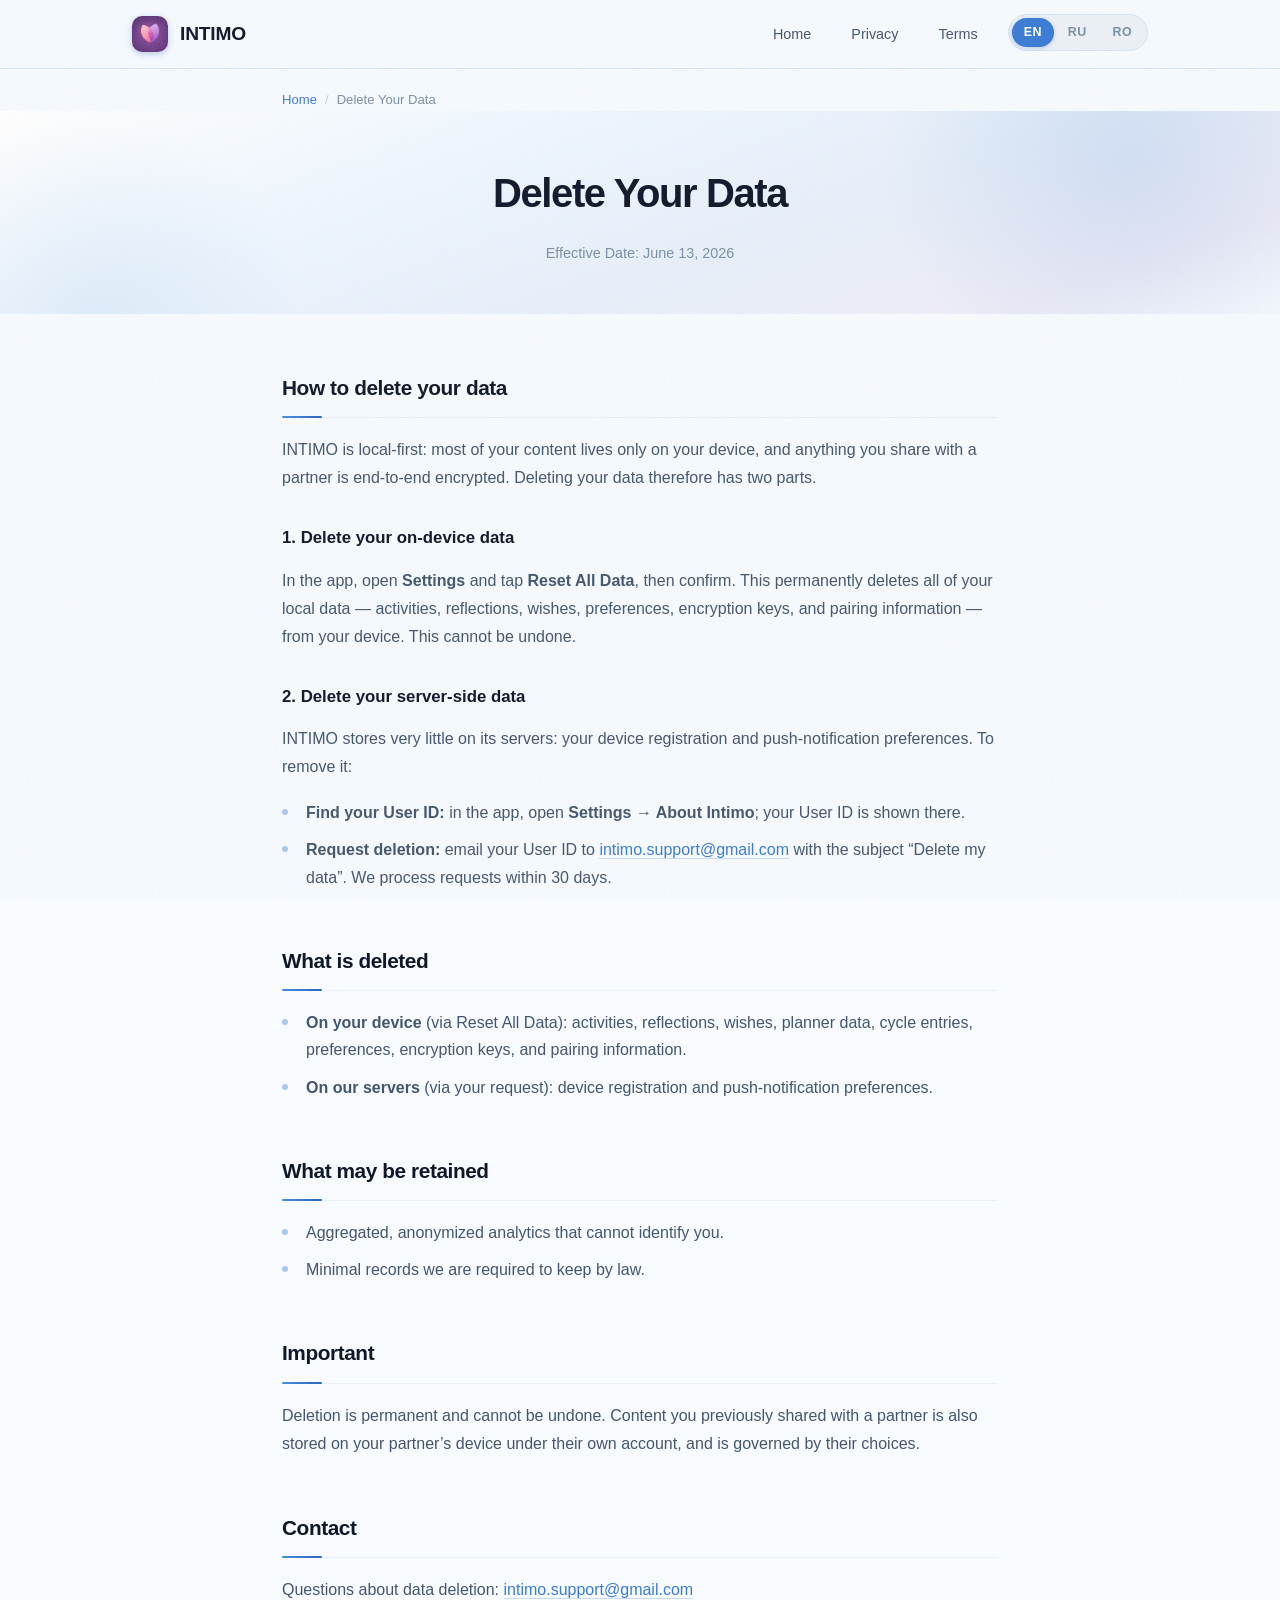
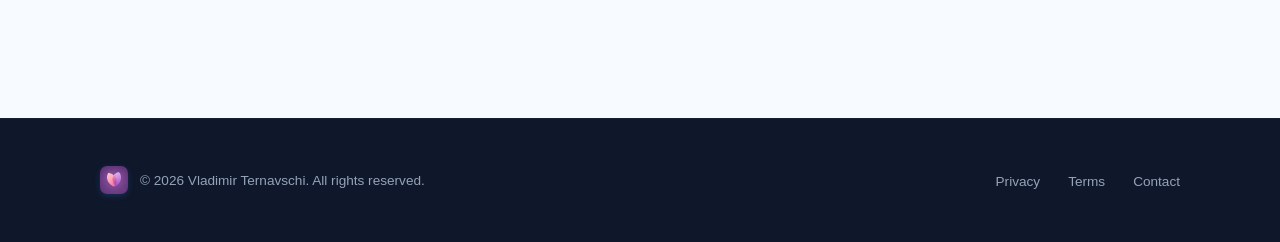
<file: delete-data/index.html>
<!DOCTYPE html>
<html lang="en">
<head>
  <meta charset="UTF-8">
  <script async src="https://www.googletagmanager.com/gtag/js?id=G-GW3P6Z5JPG"></script>
  <script>window.dataLayer=window.dataLayer||[];function gtag(){dataLayer.push(arguments)}gtag("js",new Date());gtag("config","G-GW3P6Z5JPG")</script>
  <script>if(location.hostname==="www.intimo.pro")location.replace(location.href.replace("www.intimo.pro","intimo.pro"));</script>
  <meta name="viewport" content="width=device-width, initial-scale=1.0">
  <title>Delete Your Data - INTIMO</title>
  <meta name="description" content="How to delete your INTIMO account and data - reset on-device data and request removal of server-side data.">
  <meta property="og:title" content="Delete Your Data - INTIMO">
  <meta property="og:description" content="How to delete your INTIMO account and data - reset on-device data and request removal of server-side data.">
  <meta property="og:type" content="website">
  <meta property="og:url" content="https://intimo.pro/delete-data">
  <meta property="og:site_name" content="INTIMO">
  <meta property="og:image" content="https://intimo.pro/assets/og-image.png">
  <meta name="twitter:card" content="summary_large_image">
  <meta name="twitter:title" content="Delete Your Data - INTIMO">
  <meta name="twitter:description" content="How to delete your INTIMO account and data.">
  <meta name="twitter:image" content="https://intimo.pro/assets/og-image.png">
    <meta name="theme-color" content="#3a7bd5">
    <meta name="referrer" content="strict-origin-when-cross-origin">
    <meta http-equiv="Content-Security-Policy" content="default-src 'self'; script-src 'self' 'unsafe-inline' https://www.googletagmanager.com; style-src 'self' 'unsafe-inline' https://fonts.googleapis.com; img-src 'self' data: https:; font-src 'self' https://fonts.gstatic.com; connect-src 'self' https://www.google-analytics.com https://www.googletagmanager.com; frame-src 'none'; object-src 'none'; base-uri 'self'">
    <meta http-equiv="X-Content-Type-Options" content="nosniff">
  <link rel="canonical" href="https://intimo.pro/delete-data">
  <link rel="alternate" hreflang="en" href="https://intimo.pro/delete-data">
  <link rel="alternate" hreflang="ru" href="https://intimo.pro/ru/delete-data/">
  <link rel="alternate" hreflang="ro" href="https://intimo.pro/ro/delete-data/">
  <link rel="alternate" hreflang="x-default" href="https://intimo.pro/delete-data">
  <link rel="icon" href="../assets/images/app-icon.png" type="image/png">
  <link rel="apple-touch-icon" href="../assets/images/app-icon.png">
  <link rel="preconnect" href="https://fonts.googleapis.com">
  <link rel="preconnect" href="https://fonts.gstatic.com" crossorigin>
  <link rel="stylesheet" href="https://fonts.googleapis.com/css2?family=Inter:wght@400;500;600;700&family=Plus+Jakarta+Sans:wght@700;800&display=swap" crossorigin="anonymous">
  <link rel="stylesheet" href="../assets/styles.css">
  <script type="application/ld+json">
  {"@context":"https://schema.org","@type":"BreadcrumbList","itemListElement":[{"@type":"ListItem","position":1,"name":"Home","item":"https://intimo.pro/"},{"@type":"ListItem","position":2,"name":"Delete Your Data","item":"https://intimo.pro/delete-data"}]}
  </script>
</head>
<body>

  <header class="site-header">
    <div class="header-inner">
      <a href="/" class="logo">
        <span class="logo-mark"><img src="../assets/images/app-icon.png" alt="INTIMO"></span>
        INTIMO
      </a>
      <button class="menu-toggle" aria-label="Toggle menu" onclick="document.querySelector('.nav-links').classList.toggle('open')">
        <svg viewBox="0 0 24 24" fill="none" stroke="currentColor" stroke-width="2" stroke-linecap="round"><line x1="3" y1="6" x2="21" y2="6"/><line x1="3" y1="12" x2="21" y2="12"/><line x1="3" y1="18" x2="21" y2="18"/></svg>
      </button>
      <ul class="nav-links">
        <li><a href="/">Home</a></li>
        <li><a href="/privacy">Privacy</a></li>
        <li><a href="/terms">Terms</a></li>
        <li><span class="lang-switch"><a href="/delete-data" class="active">EN</a><a href="/ru/delete-data/">RU</a><a href="/ro/delete-data/">RO</a></span></li>
      </ul>
    </div>
  </header>

  <main>
    <nav class="breadcrumb" aria-label="Breadcrumb">
      <a href="/">Home</a><span class="breadcrumb-sep">/</span>Delete Your Data
    </nav>
    <div class="policy-header">
      <h1>Delete Your Data</h1>
      <p class="policy-meta">Effective Date: June 13, 2026</p>
    </div>

    <article class="policy-content">

<h2>How to delete your data</h2>
<p>INTIMO is local-first: most of your content lives only on your device, and anything you share with a partner is end-to-end encrypted. Deleting your data therefore has two parts.</p>

<h3>1. Delete your on-device data</h3>
<p>In the app, open <strong>Settings</strong> and tap <strong>Reset All Data</strong>, then confirm. This permanently deletes all of your local data — activities, reflections, wishes, preferences, encryption keys, and pairing information — from your device. This cannot be undone.</p>

<h3>2. Delete your server-side data</h3>
<p>INTIMO stores very little on its servers: your device registration and push-notification preferences. To remove it:</p>
<ul>
  <li><strong>Find your User ID:</strong> in the app, open <strong>Settings &rarr; About Intimo</strong>; your User ID is shown there.</li>
  <li><strong>Request deletion:</strong> email your User ID to <a href="mailto:intimo.support@gmail.com">intimo.support@gmail.com</a> with the subject &ldquo;Delete my data&rdquo;. We process requests within 30 days.</li>
</ul>

<h2>What is deleted</h2>
<ul>
  <li><strong>On your device</strong> (via Reset All Data): activities, reflections, wishes, planner data, cycle entries, preferences, encryption keys, and pairing information.</li>
  <li><strong>On our servers</strong> (via your request): device registration and push-notification preferences.</li>
</ul>

<h2>What may be retained</h2>
<ul>
  <li>Aggregated, anonymized analytics that cannot identify you.</li>
  <li>Minimal records we are required to keep by law.</li>
</ul>

<h2>Important</h2>
<p>Deletion is permanent and cannot be undone. Content you previously shared with a partner is also stored on your partner&rsquo;s device under their own account, and is governed by their choices.</p>

<h2>Contact</h2>
<p>Questions about data deletion: <a href="mailto:intimo.support@gmail.com">intimo.support@gmail.com</a></p>

    </article>
  </main>

  <footer class="site-footer">
    <div class="footer-inner">
      <div class="footer-left">
        <span class="footer-logo"><img src="../assets/images/app-icon.png" alt="INTIMO"></span>
        &copy; 2026 Vladimir Ternavschi. All rights reserved.
      </div>
      <ul class="footer-links">
        <li><a href="/privacy">Privacy</a></li>
        <li><a href="/terms">Terms</a></li>
        <li><a href="mailto:intimo.support@gmail.com" rel="noopener noreferrer">Contact</a></li>
      </ul>
    </div>
  </footer>

<script>(function(){var h=document.querySelector(".site-header");if(h)window.addEventListener("scroll",function(){h.classList.toggle("scrolled",window.scrollY>40)},{passive:true})})()</script>
</body>
</html>
</file>
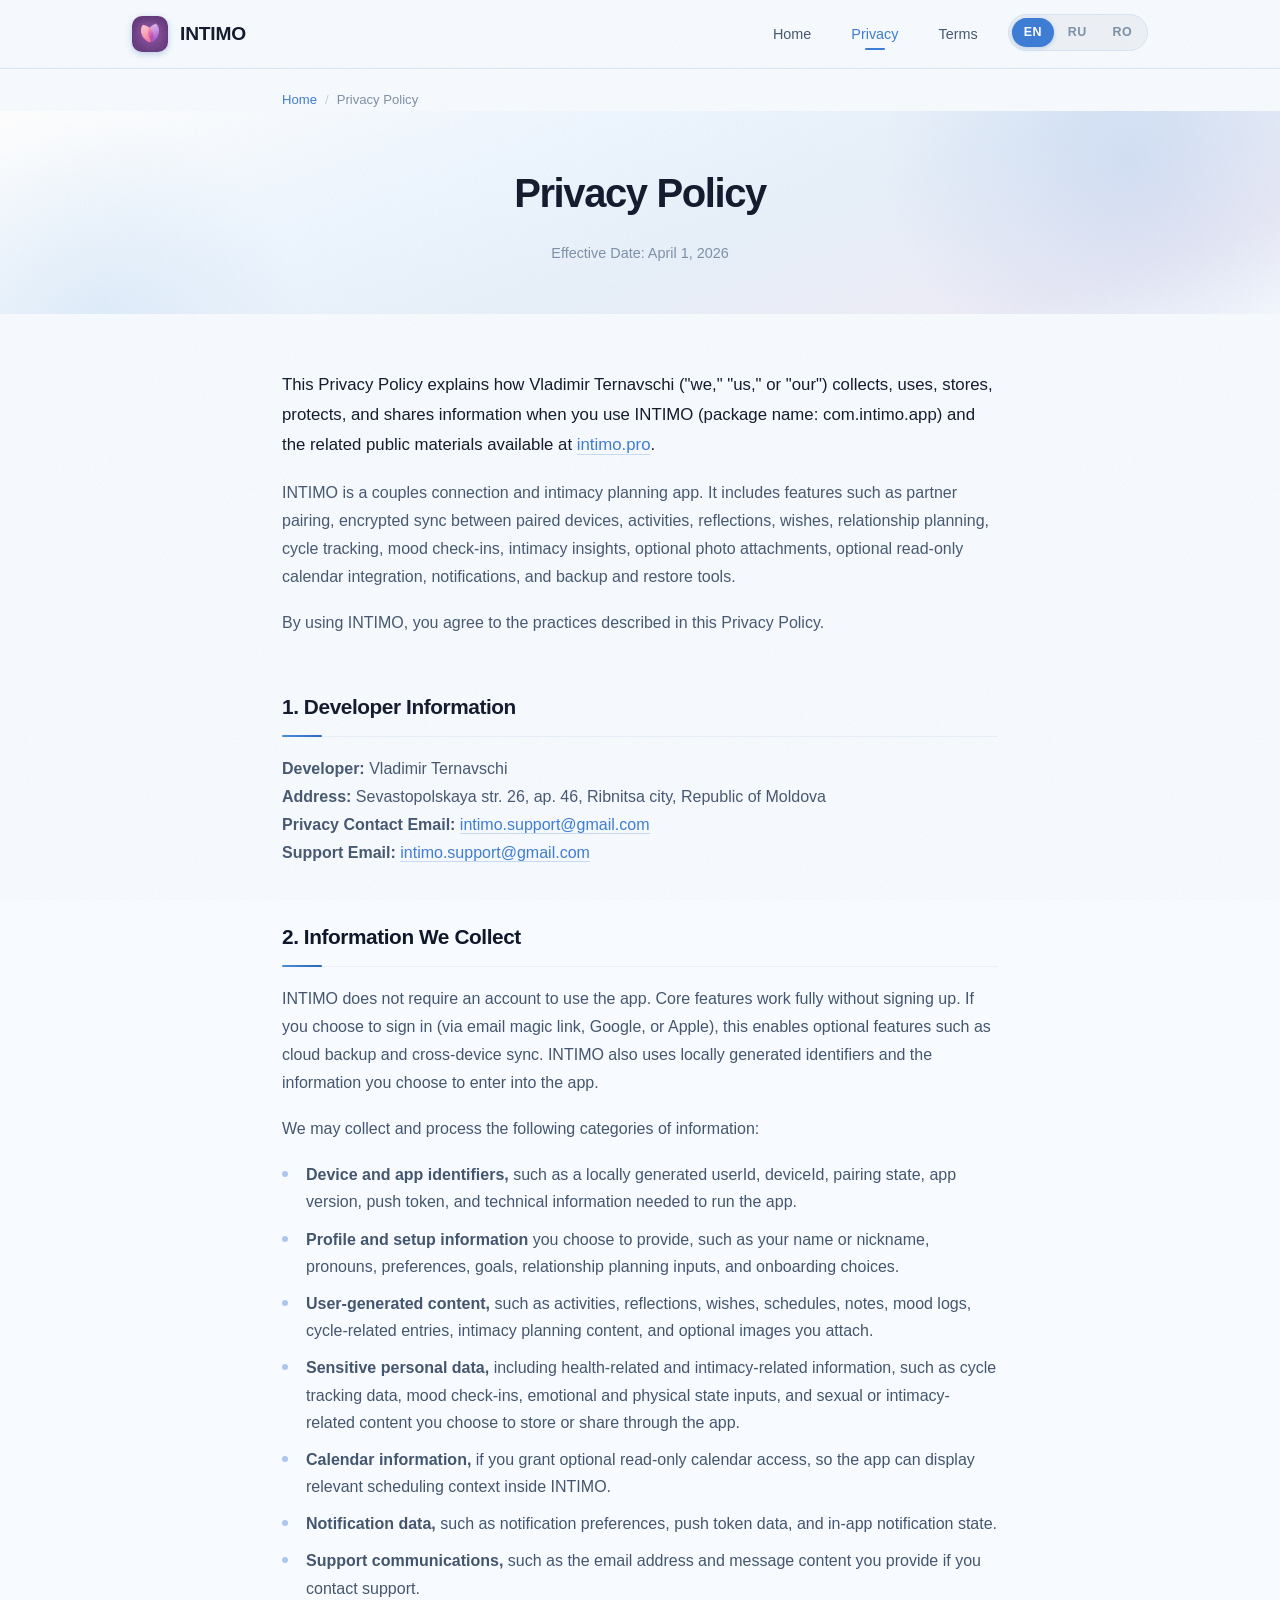
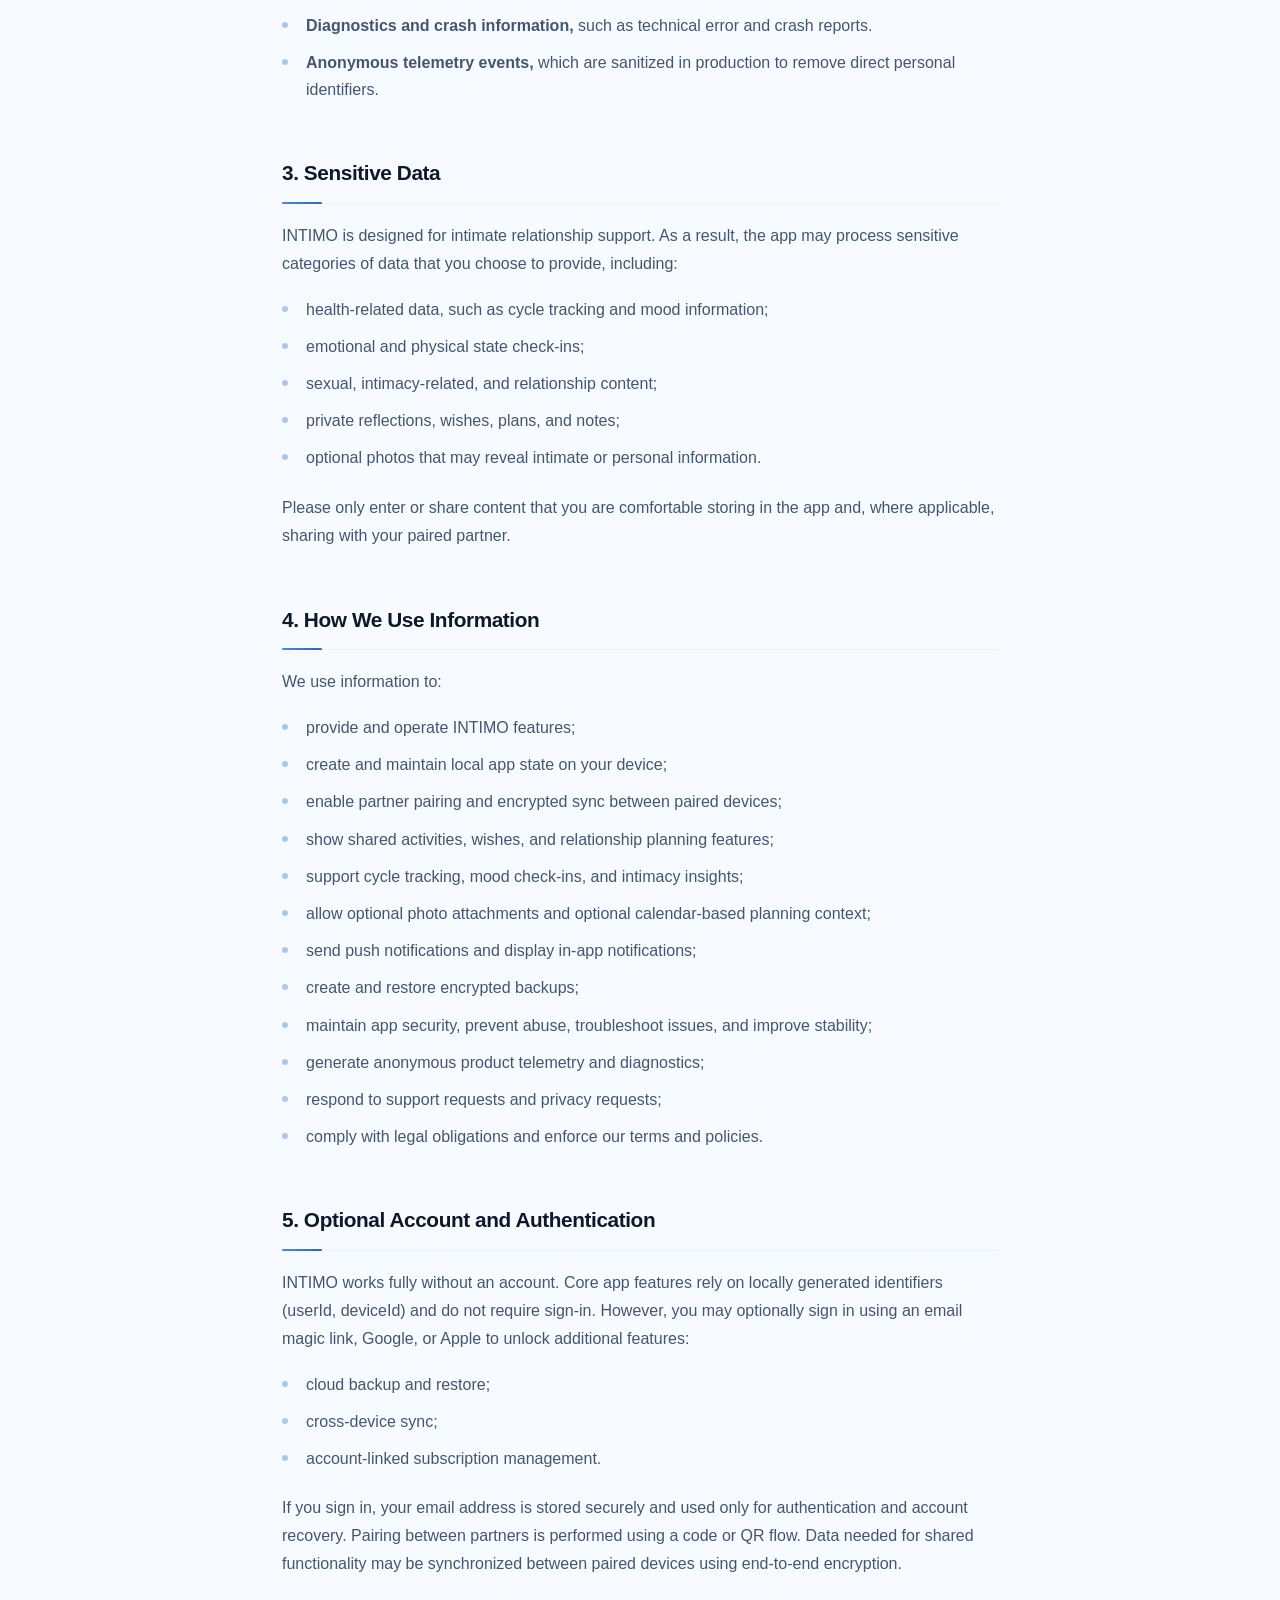
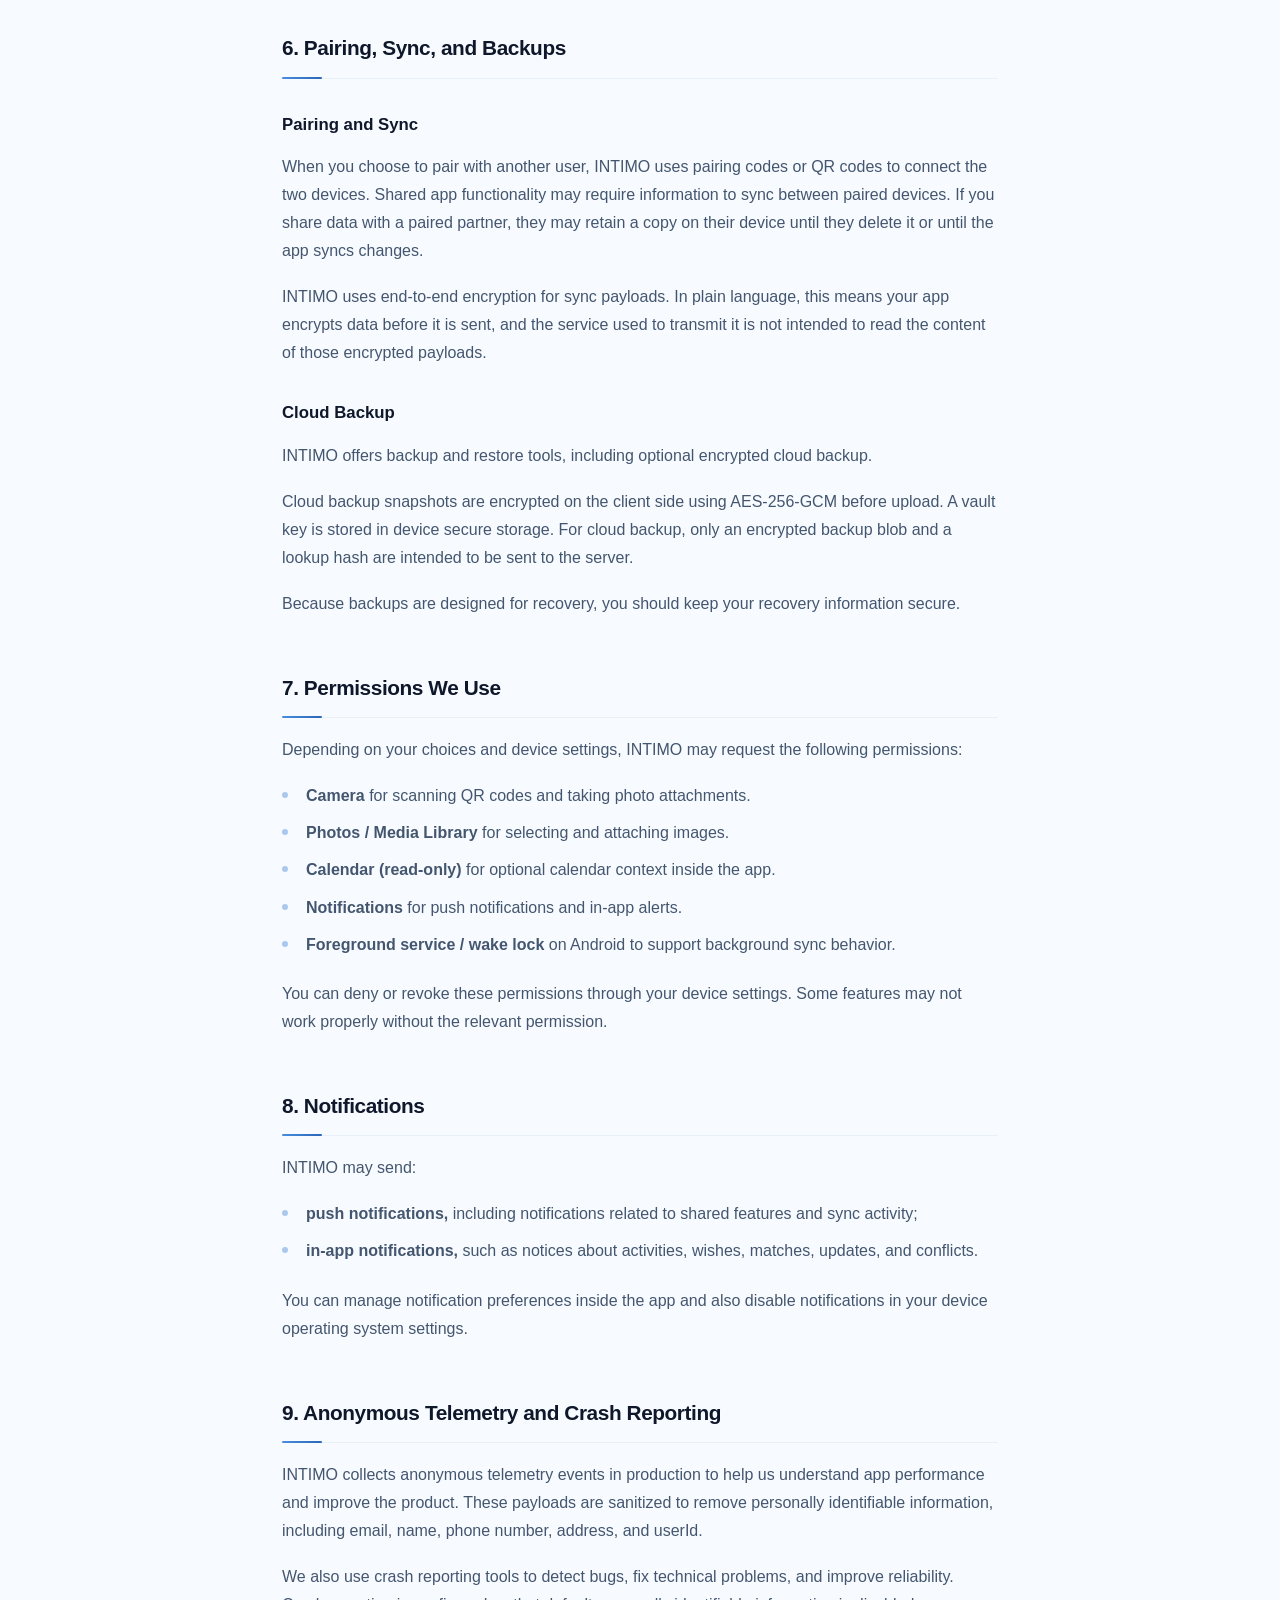
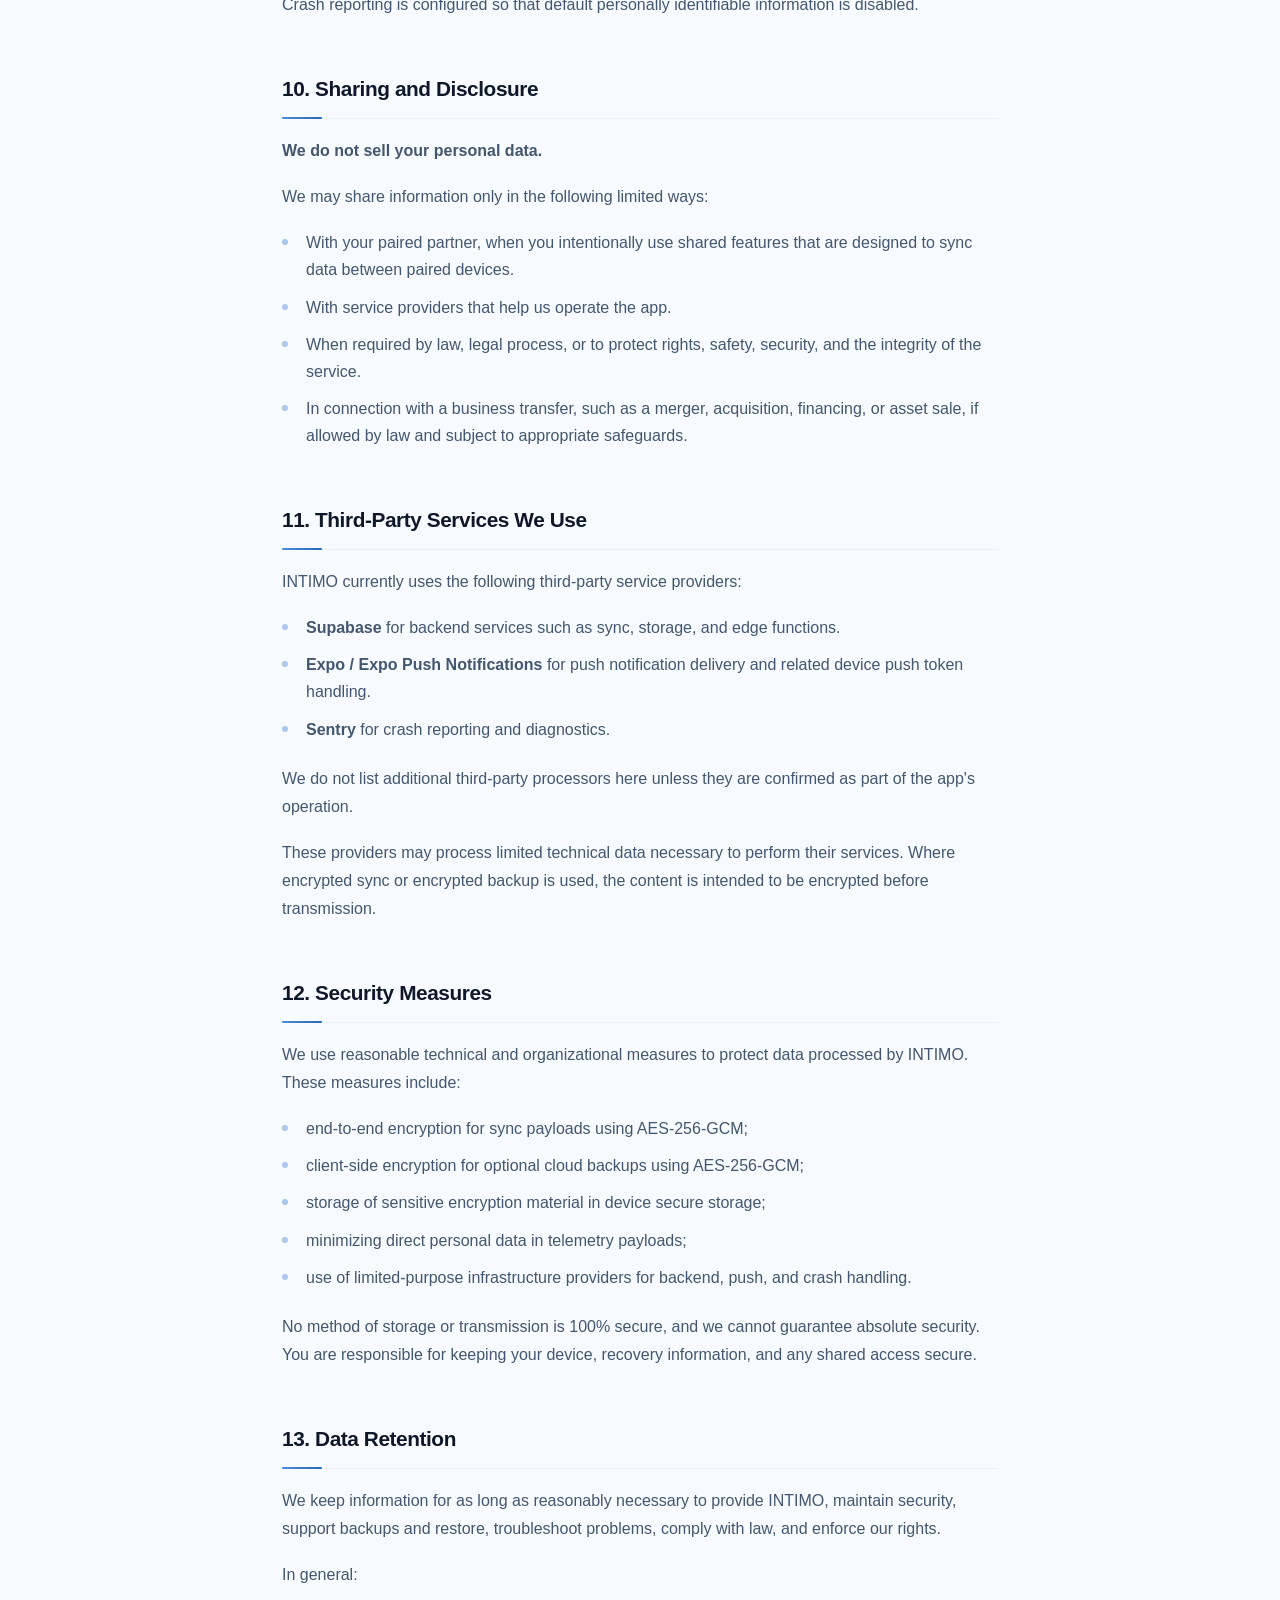
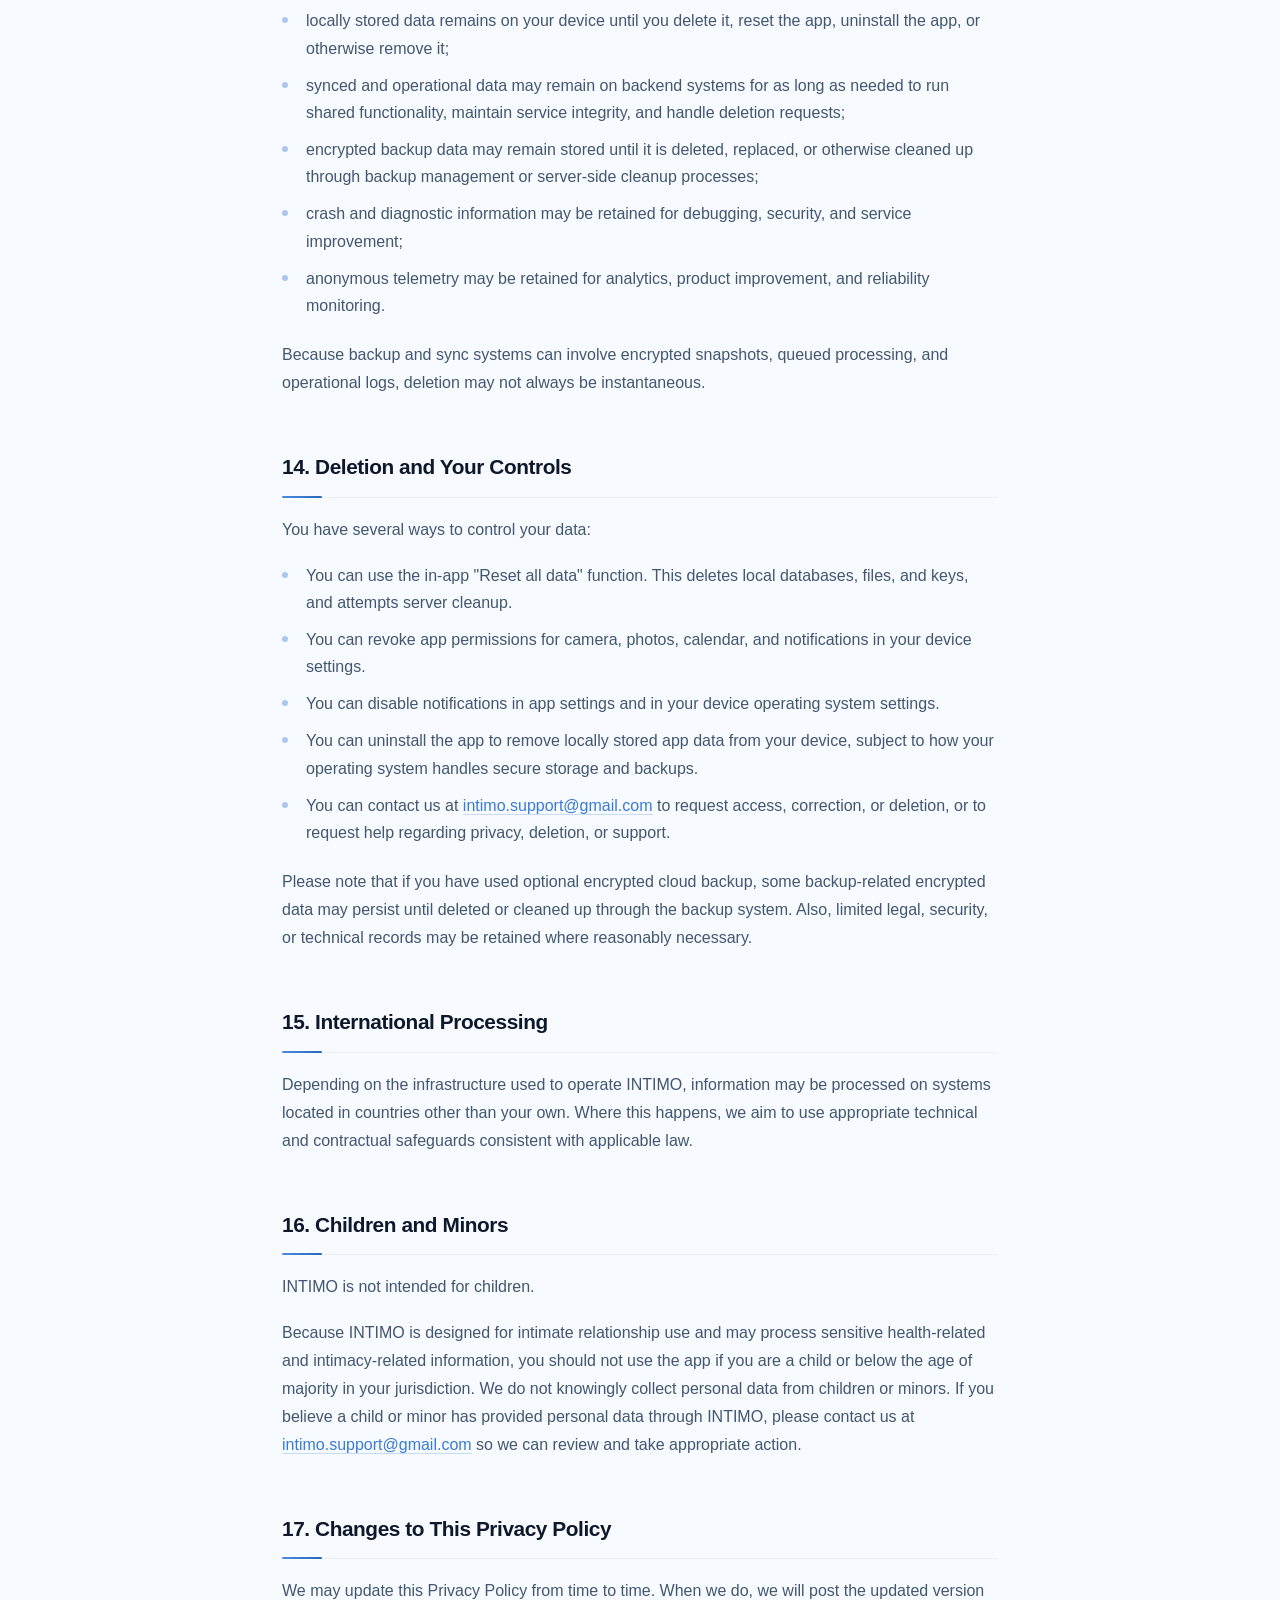
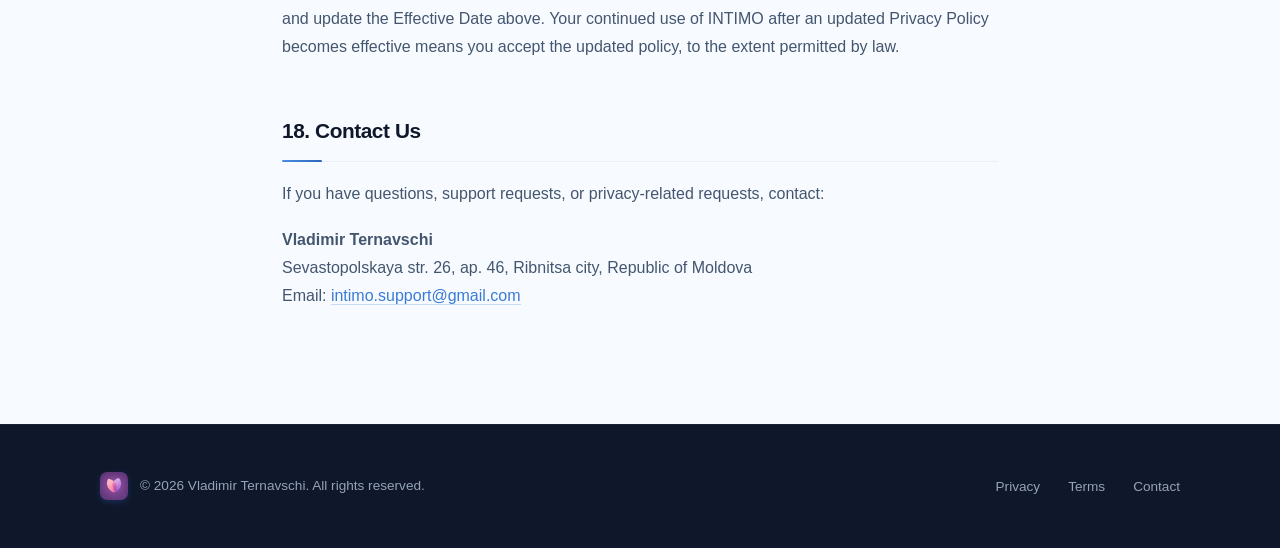
<file: privacy/index.html>
<!DOCTYPE html>
<html lang="en">
<head>
  <meta charset="UTF-8">
  <script async src="https://www.googletagmanager.com/gtag/js?id=G-GW3P6Z5JPG"></script>
  <script>window.dataLayer=window.dataLayer||[];function gtag(){dataLayer.push(arguments)}gtag("js",new Date());gtag("config","G-GW3P6Z5JPG")</script>
  <script>if(location.hostname==="www.intimo.pro")location.replace(location.href.replace("www.intimo.pro","intimo.pro"));</script>
  <meta name="viewport" content="width=device-width, initial-scale=1.0">
  <title>Privacy Policy - INTIMO</title>
  <meta name="description" content="Privacy Policy for INTIMO - learn how we collect, use, store, and protect your personal data.">
  <meta property="og:title" content="Privacy Policy - INTIMO">
  <meta property="og:description" content="Privacy Policy for INTIMO - learn how we collect, use, store, and protect your personal data.">
  <meta property="og:type" content="website">
  <meta property="og:url" content="https://intimo.pro/privacy">
  <meta property="og:site_name" content="INTIMO">
  <meta property="og:image" content="https://intimo.pro/assets/og-image.png">
  <meta name="twitter:card" content="summary_large_image">
  <meta name="twitter:title" content="Privacy Policy - INTIMO">
  <meta name="twitter:description" content="Privacy Policy for INTIMO.">
  <meta name="twitter:image" content="https://intimo.pro/assets/og-image.png">
    <meta name="theme-color" content="#3a7bd5">
    <meta name="referrer" content="strict-origin-when-cross-origin">
    <meta http-equiv="Content-Security-Policy" content="default-src 'self'; script-src 'self' 'unsafe-inline' https://www.googletagmanager.com; style-src 'self' 'unsafe-inline' https://fonts.googleapis.com; img-src 'self' data: https:; font-src 'self' https://fonts.gstatic.com; connect-src 'self' https://www.google-analytics.com https://www.googletagmanager.com; frame-src 'none'; object-src 'none'; base-uri 'self'">
    <meta http-equiv="X-Content-Type-Options" content="nosniff">
  <link rel="canonical" href="https://intimo.pro/privacy">
  <link rel="alternate" hreflang="en" href="https://intimo.pro/privacy">
  <link rel="alternate" hreflang="ru" href="https://intimo.pro/ru/privacy/">
  <link rel="alternate" hreflang="ro" href="https://intimo.pro/ro/privacy/">
  <link rel="alternate" hreflang="x-default" href="https://intimo.pro/privacy">
  <link rel="icon" href="../assets/images/app-icon.png" type="image/png">
  <link rel="apple-touch-icon" href="../assets/images/app-icon.png">
  <link rel="preconnect" href="https://fonts.googleapis.com">
  <link rel="preconnect" href="https://fonts.gstatic.com" crossorigin>
  <link rel="stylesheet" href="https://fonts.googleapis.com/css2?family=Inter:wght@400;500;600;700&family=Plus+Jakarta+Sans:wght@700;800&display=swap" crossorigin="anonymous">
  <link rel="stylesheet" href="../assets/styles.css">
  <script type="application/ld+json">
  {"@context":"https://schema.org","@type":"BreadcrumbList","itemListElement":[{"@type":"ListItem","position":1,"name":"Home","item":"https://intimo.pro/"},{"@type":"ListItem","position":2,"name":"Privacy Policy","item":"https://intimo.pro/privacy"}]}
  </script>
</head>
<body>

  <header class="site-header">
    <div class="header-inner">
      <a href="/" class="logo">
        <span class="logo-mark"><img src="../assets/images/app-icon.png" alt="INTIMO"></span>
        INTIMO
      </a>
      <button class="menu-toggle" aria-label="Toggle menu" onclick="document.querySelector('.nav-links').classList.toggle('open')">
        <svg viewBox="0 0 24 24" fill="none" stroke="currentColor" stroke-width="2" stroke-linecap="round"><line x1="3" y1="6" x2="21" y2="6"/><line x1="3" y1="12" x2="21" y2="12"/><line x1="3" y1="18" x2="21" y2="18"/></svg>
      </button>
      <ul class="nav-links">
        <li><a href="/">Home</a></li>
        <li><a href="/privacy" class="active">Privacy</a></li>
        <li><a href="/terms">Terms</a></li>
        <li><span class="lang-switch"><a href="/privacy" class="active">EN</a><a href="/ru/privacy/">RU</a><a href="/ro/privacy/">RO</a></span></li>
      </ul>
    </div>
  </header>

  <main>
    <nav class="breadcrumb" aria-label="Breadcrumb">
      <a href="/">Home</a><span class="breadcrumb-sep">/</span>Privacy Policy
    </nav>
    <div class="policy-header">
      <h1>Privacy Policy</h1>
      <p class="policy-meta">Effective Date: April 1, 2026</p>
    </div>

    <article class="policy-content">

      <p class="section-intro">This Privacy Policy explains how Vladimir Ternavschi ("we," "us," or "our") collects, uses, stores, protects, and shares information when you use INTIMO (package name: com.intimo.app) and the related public materials available at <a href="https://intimo.pro">intimo.pro</a>.</p>

      <p>INTIMO is a couples connection and intimacy planning app. It includes features such as partner pairing, encrypted sync between paired devices, activities, reflections, wishes, relationship planning, cycle tracking, mood check-ins, intimacy insights, optional photo attachments, optional read-only calendar integration, notifications, and backup and restore tools.</p>

      <p>By using INTIMO, you agree to the practices described in this Privacy Policy.</p>

      <h2>1. Developer Information</h2>
      <p><strong>Developer:</strong> Vladimir Ternavschi<br>
      <strong>Address:</strong> Sevastopolskaya str. 26, ap. 46, Ribnitsa city, Republic of Moldova<br>
      <strong>Privacy Contact Email:</strong> <a href="mailto:intimo.support@gmail.com" rel="noopener noreferrer">intimo.support@gmail.com</a><br>
      <strong>Support Email:</strong> <a href="mailto:intimo.support@gmail.com" rel="noopener noreferrer">intimo.support@gmail.com</a></p>

      <h2>2. Information We Collect</h2>
      <p>INTIMO does not require an account to use the app. Core features work fully without signing up. If you choose to sign in (via email magic link, Google, or Apple), this enables optional features such as cloud backup and cross-device sync. INTIMO also uses locally generated identifiers and the information you choose to enter into the app.</p>
      <p>We may collect and process the following categories of information:</p>
      <ul>
        <li><strong>Device and app identifiers,</strong> such as a locally generated userId, deviceId, pairing state, app version, push token, and technical information needed to run the app.</li>
        <li><strong>Profile and setup information</strong> you choose to provide, such as your name or nickname, pronouns, preferences, goals, relationship planning inputs, and onboarding choices.</li>
        <li><strong>User-generated content,</strong> such as activities, reflections, wishes, schedules, notes, mood logs, cycle-related entries, intimacy planning content, and optional images you attach.</li>
        <li><strong>Sensitive personal data,</strong> including health-related and intimacy-related information, such as cycle tracking data, mood check-ins, emotional and physical state inputs, and sexual or intimacy-related content you choose to store or share through the app.</li>
        <li><strong>Calendar information,</strong> if you grant optional read-only calendar access, so the app can display relevant scheduling context inside INTIMO.</li>
        <li><strong>Notification data,</strong> such as notification preferences, push token data, and in-app notification state.</li>
        <li><strong>Support communications,</strong> such as the email address and message content you provide if you contact support.</li>
        <li><strong>Diagnostics and crash information,</strong> such as technical error and crash reports.</li>
        <li><strong>Anonymous telemetry events,</strong> which are sanitized in production to remove direct personal identifiers.</li>
      </ul>

      <h2>3. Sensitive Data</h2>
      <p>INTIMO is designed for intimate relationship support. As a result, the app may process sensitive categories of data that you choose to provide, including:</p>
      <ul>
        <li>health-related data, such as cycle tracking and mood information;</li>
        <li>emotional and physical state check-ins;</li>
        <li>sexual, intimacy-related, and relationship content;</li>
        <li>private reflections, wishes, plans, and notes;</li>
        <li>optional photos that may reveal intimate or personal information.</li>
      </ul>
      <p>Please only enter or share content that you are comfortable storing in the app and, where applicable, sharing with your paired partner.</p>

      <h2>4. How We Use Information</h2>
      <p>We use information to:</p>
      <ul>
        <li>provide and operate INTIMO features;</li>
        <li>create and maintain local app state on your device;</li>
        <li>enable partner pairing and encrypted sync between paired devices;</li>
        <li>show shared activities, wishes, and relationship planning features;</li>
        <li>support cycle tracking, mood check-ins, and intimacy insights;</li>
        <li>allow optional photo attachments and optional calendar-based planning context;</li>
        <li>send push notifications and display in-app notifications;</li>
        <li>create and restore encrypted backups;</li>
        <li>maintain app security, prevent abuse, troubleshoot issues, and improve stability;</li>
        <li>generate anonymous product telemetry and diagnostics;</li>
        <li>respond to support requests and privacy requests;</li>
        <li>comply with legal obligations and enforce our terms and policies.</li>
      </ul>

      <h2>5. Optional Account and Authentication</h2>
      <p>INTIMO works fully without an account. Core app features rely on locally generated identifiers (userId, deviceId) and do not require sign-in. However, you may optionally sign in using an email magic link, Google, or Apple to unlock additional features:</p>
      <ul>
        <li>cloud backup and restore;</li>
        <li>cross-device sync;</li>
        <li>account-linked subscription management.</li>
      </ul>
      <p>If you sign in, your email address is stored securely and used only for authentication and account recovery. Pairing between partners is performed using a code or QR flow. Data needed for shared functionality may be synchronized between paired devices using end-to-end encryption.</p>

      <h2>6. Pairing, Sync, and Backups</h2>

      <h3>Pairing and Sync</h3>
      <p>When you choose to pair with another user, INTIMO uses pairing codes or QR codes to connect the two devices. Shared app functionality may require information to sync between paired devices. If you share data with a paired partner, they may retain a copy on their device until they delete it or until the app syncs changes.</p>
      <p>INTIMO uses end-to-end encryption for sync payloads. In plain language, this means your app encrypts data before it is sent, and the service used to transmit it is not intended to read the content of those encrypted payloads.</p>

      <h3>Cloud Backup</h3>
      <p>INTIMO offers backup and restore tools, including optional encrypted cloud backup.</p>
      <p>Cloud backup snapshots are encrypted on the client side using AES-256-GCM before upload. A vault key is stored in device secure storage. For cloud backup, only an encrypted backup blob and a lookup hash are intended to be sent to the server.</p>
      <p>Because backups are designed for recovery, you should keep your recovery information secure.</p>

      <h2>7. Permissions We Use</h2>
      <p>Depending on your choices and device settings, INTIMO may request the following permissions:</p>
      <ul>
        <li><strong>Camera</strong> for scanning QR codes and taking photo attachments.</li>
        <li><strong>Photos / Media Library</strong> for selecting and attaching images.</li>
        <li><strong>Calendar (read-only)</strong> for optional calendar context inside the app.</li>
        <li><strong>Notifications</strong> for push notifications and in-app alerts.</li>
        <li><strong>Foreground service / wake lock</strong> on Android to support background sync behavior.</li>
      </ul>
      <p>You can deny or revoke these permissions through your device settings. Some features may not work properly without the relevant permission.</p>

      <h2>8. Notifications</h2>
      <p>INTIMO may send:</p>
      <ul>
        <li><strong>push notifications,</strong> including notifications related to shared features and sync activity;</li>
        <li><strong>in-app notifications,</strong> such as notices about activities, wishes, matches, updates, and conflicts.</li>
      </ul>
      <p>You can manage notification preferences inside the app and also disable notifications in your device operating system settings.</p>

      <h2>9. Anonymous Telemetry and Crash Reporting</h2>
      <p>INTIMO collects anonymous telemetry events in production to help us understand app performance and improve the product. These payloads are sanitized to remove personally identifiable information, including email, name, phone number, address, and userId.</p>
      <p>We also use crash reporting tools to detect bugs, fix technical problems, and improve reliability. Crash reporting is configured so that default personally identifiable information is disabled.</p>

      <h2>10. Sharing and Disclosure</h2>
      <p><strong>We do not sell your personal data.</strong></p>
      <p>We may share information only in the following limited ways:</p>
      <ul>
        <li>With your paired partner, when you intentionally use shared features that are designed to sync data between paired devices.</li>
        <li>With service providers that help us operate the app.</li>
        <li>When required by law, legal process, or to protect rights, safety, security, and the integrity of the service.</li>
        <li>In connection with a business transfer, such as a merger, acquisition, financing, or asset sale, if allowed by law and subject to appropriate safeguards.</li>
      </ul>

      <h2>11. Third-Party Services We Use</h2>
      <p>INTIMO currently uses the following third-party service providers:</p>
      <ul>
        <li><strong>Supabase</strong> for backend services such as sync, storage, and edge functions.</li>
        <li><strong>Expo / Expo Push Notifications</strong> for push notification delivery and related device push token handling.</li>
        <li><strong>Sentry</strong> for crash reporting and diagnostics.</li>
      </ul>
      <p>We do not list additional third-party processors here unless they are confirmed as part of the app's operation.</p>
      <p>These providers may process limited technical data necessary to perform their services. Where encrypted sync or encrypted backup is used, the content is intended to be encrypted before transmission.</p>

      <h2>12. Security Measures</h2>
      <p>We use reasonable technical and organizational measures to protect data processed by INTIMO. These measures include:</p>
      <ul>
        <li>end-to-end encryption for sync payloads using AES-256-GCM;</li>
        <li>client-side encryption for optional cloud backups using AES-256-GCM;</li>
        <li>storage of sensitive encryption material in device secure storage;</li>
        <li>minimizing direct personal data in telemetry payloads;</li>
        <li>use of limited-purpose infrastructure providers for backend, push, and crash handling.</li>
      </ul>
      <p>No method of storage or transmission is 100% secure, and we cannot guarantee absolute security. You are responsible for keeping your device, recovery information, and any shared access secure.</p>

      <h2>13. Data Retention</h2>
      <p>We keep information for as long as reasonably necessary to provide INTIMO, maintain security, support backups and restore, troubleshoot problems, comply with law, and enforce our rights.</p>
      <p>In general:</p>
      <ul>
        <li>locally stored data remains on your device until you delete it, reset the app, uninstall the app, or otherwise remove it;</li>
        <li>synced and operational data may remain on backend systems for as long as needed to run shared functionality, maintain service integrity, and handle deletion requests;</li>
        <li>encrypted backup data may remain stored until it is deleted, replaced, or otherwise cleaned up through backup management or server-side cleanup processes;</li>
        <li>crash and diagnostic information may be retained for debugging, security, and service improvement;</li>
        <li>anonymous telemetry may be retained for analytics, product improvement, and reliability monitoring.</li>
      </ul>
      <p>Because backup and sync systems can involve encrypted snapshots, queued processing, and operational logs, deletion may not always be instantaneous.</p>

      <h2>14. Deletion and Your Controls</h2>
      <p>You have several ways to control your data:</p>
      <ul>
        <li>You can use the in-app "Reset all data" function. This deletes local databases, files, and keys, and attempts server cleanup.</li>
        <li>You can revoke app permissions for camera, photos, calendar, and notifications in your device settings.</li>
        <li>You can disable notifications in app settings and in your device operating system settings.</li>
        <li>You can uninstall the app to remove locally stored app data from your device, subject to how your operating system handles secure storage and backups.</li>
        <li>You can contact us at <a href="mailto:intimo.support@gmail.com" rel="noopener noreferrer">intimo.support@gmail.com</a> to request access, correction, or deletion, or to request help regarding privacy, deletion, or support.</li>
      </ul>
      <p>Please note that if you have used optional encrypted cloud backup, some backup-related encrypted data may persist until deleted or cleaned up through the backup system. Also, limited legal, security, or technical records may be retained where reasonably necessary.</p>

      <h2>15. International Processing</h2>
      <p>Depending on the infrastructure used to operate INTIMO, information may be processed on systems located in countries other than your own. Where this happens, we aim to use appropriate technical and contractual safeguards consistent with applicable law.</p>

      <h2>16. Children and Minors</h2>
      <p>INTIMO is not intended for children.</p>
      <p>Because INTIMO is designed for intimate relationship use and may process sensitive health-related and intimacy-related information, you should not use the app if you are a child or below the age of majority in your jurisdiction. We do not knowingly collect personal data from children or minors. If you believe a child or minor has provided personal data through INTIMO, please contact us at <a href="mailto:intimo.support@gmail.com" rel="noopener noreferrer">intimo.support@gmail.com</a> so we can review and take appropriate action.</p>

      <h2>17. Changes to This Privacy Policy</h2>
      <p>We may update this Privacy Policy from time to time. When we do, we will post the updated version and update the Effective Date above. Your continued use of INTIMO after an updated Privacy Policy becomes effective means you accept the updated policy, to the extent permitted by law.</p>

      <h2>18. Contact Us</h2>
      <p>If you have questions, support requests, or privacy-related requests, contact:</p>
      <p><strong>Vladimir Ternavschi</strong><br>
      Sevastopolskaya str. 26, ap. 46, Ribnitsa city, Republic of Moldova<br>
      Email: <a href="mailto:intimo.support@gmail.com" rel="noopener noreferrer">intimo.support@gmail.com</a></p>

    </article>
  </main>

  <footer class="site-footer">
    <div class="footer-inner">
      <div class="footer-left">
        <span class="footer-logo"><img src="../assets/images/app-icon.png" alt="INTIMO"></span>
        &copy; 2026 Vladimir Ternavschi. All rights reserved.
      </div>
      <ul class="footer-links">
        <li><a href="/privacy">Privacy</a></li>
        <li><a href="/terms">Terms</a></li>
        <li><a href="mailto:intimo.support@gmail.com" rel="noopener noreferrer">Contact</a></li>
      </ul>
    </div>
  </footer>

<script>(function(){var h=document.querySelector(".site-header");if(h)window.addEventListener("scroll",function(){h.classList.toggle("scrolled",window.scrollY>40)},{passive:true})})()</script>
</body>
</html>
</file>
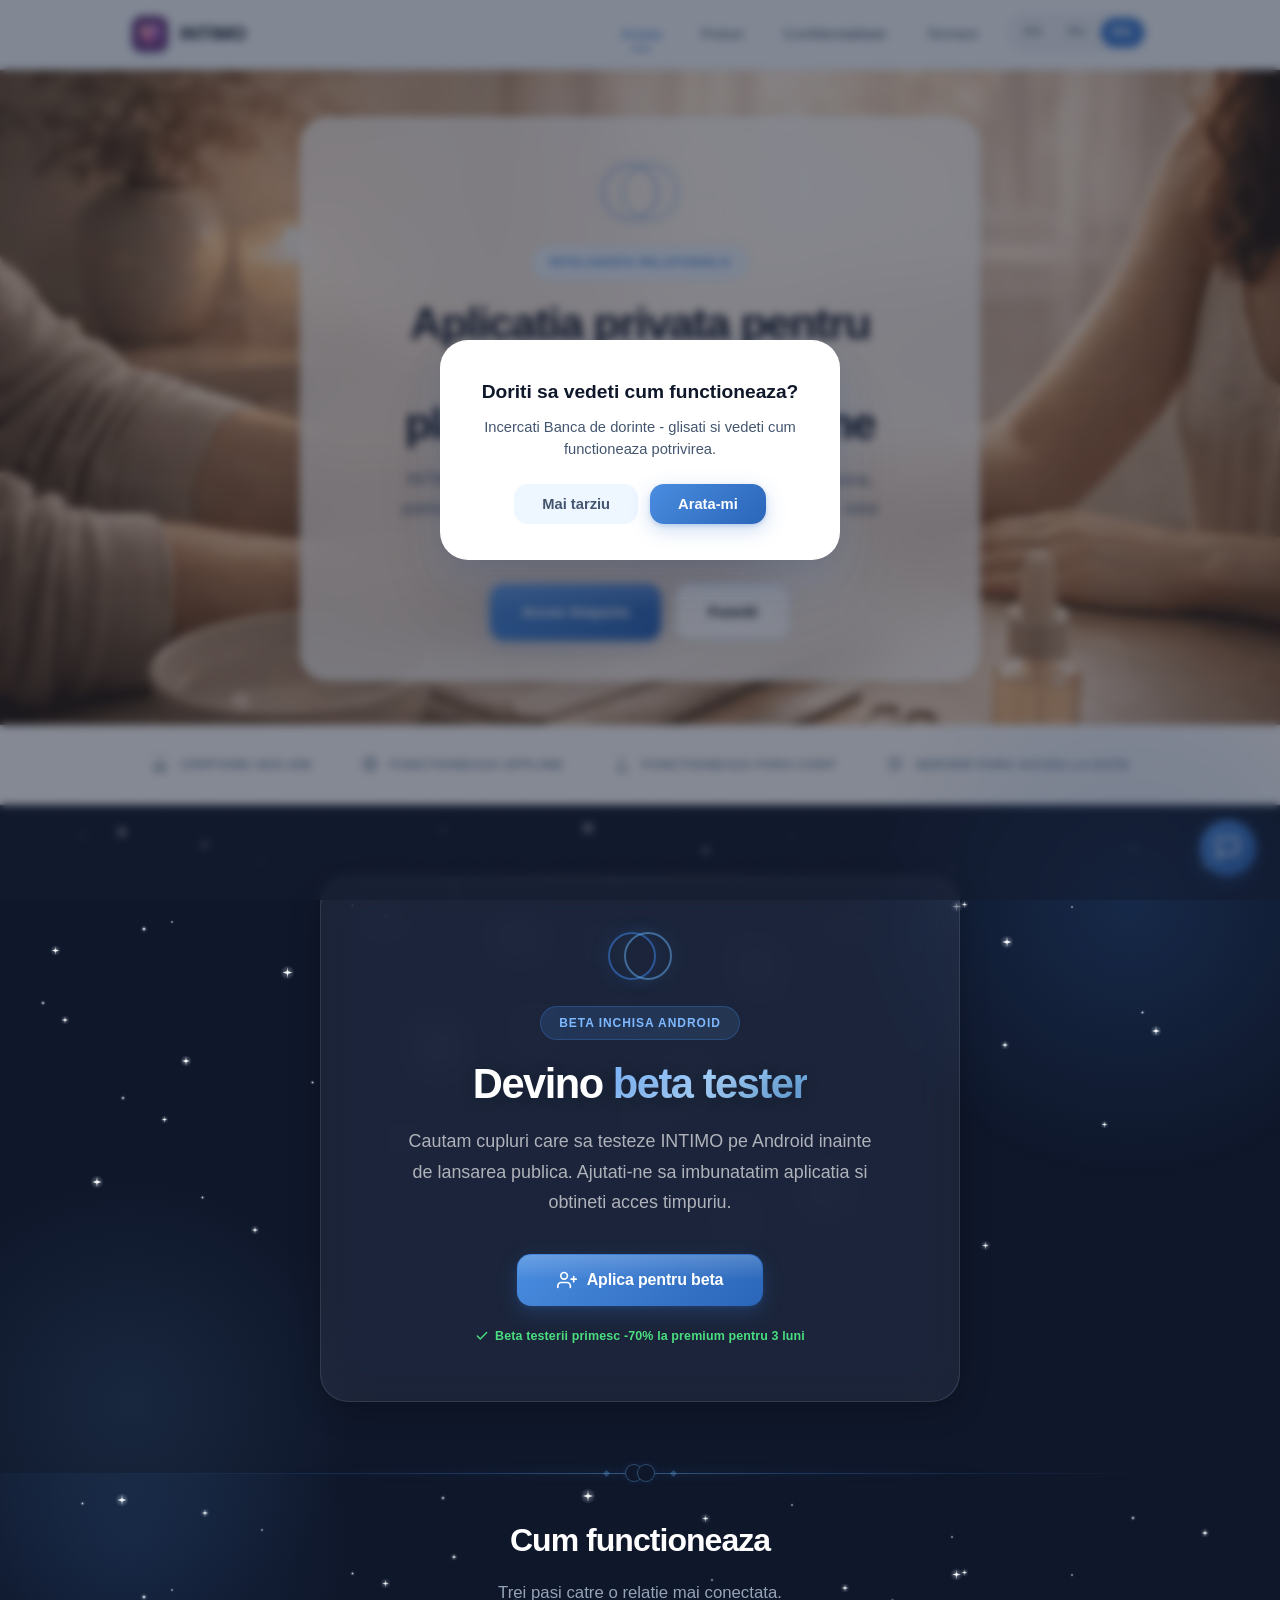
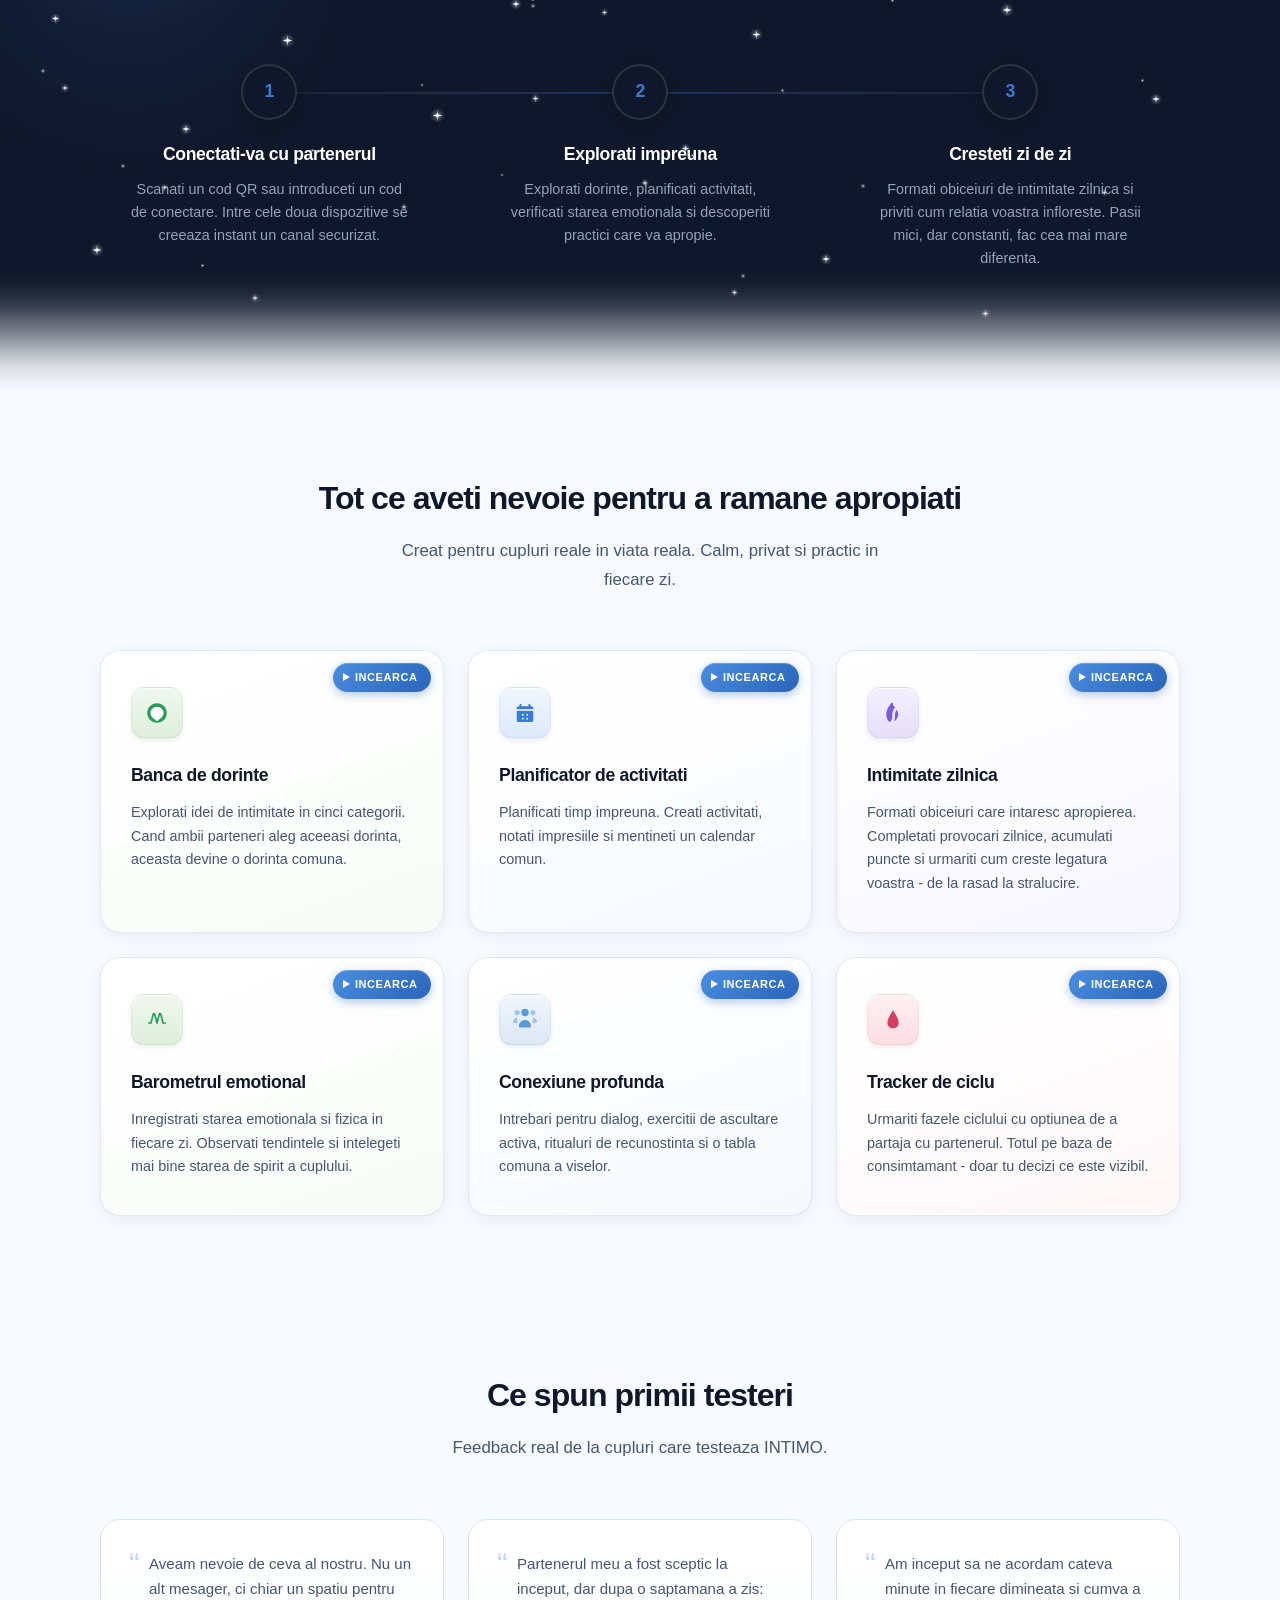
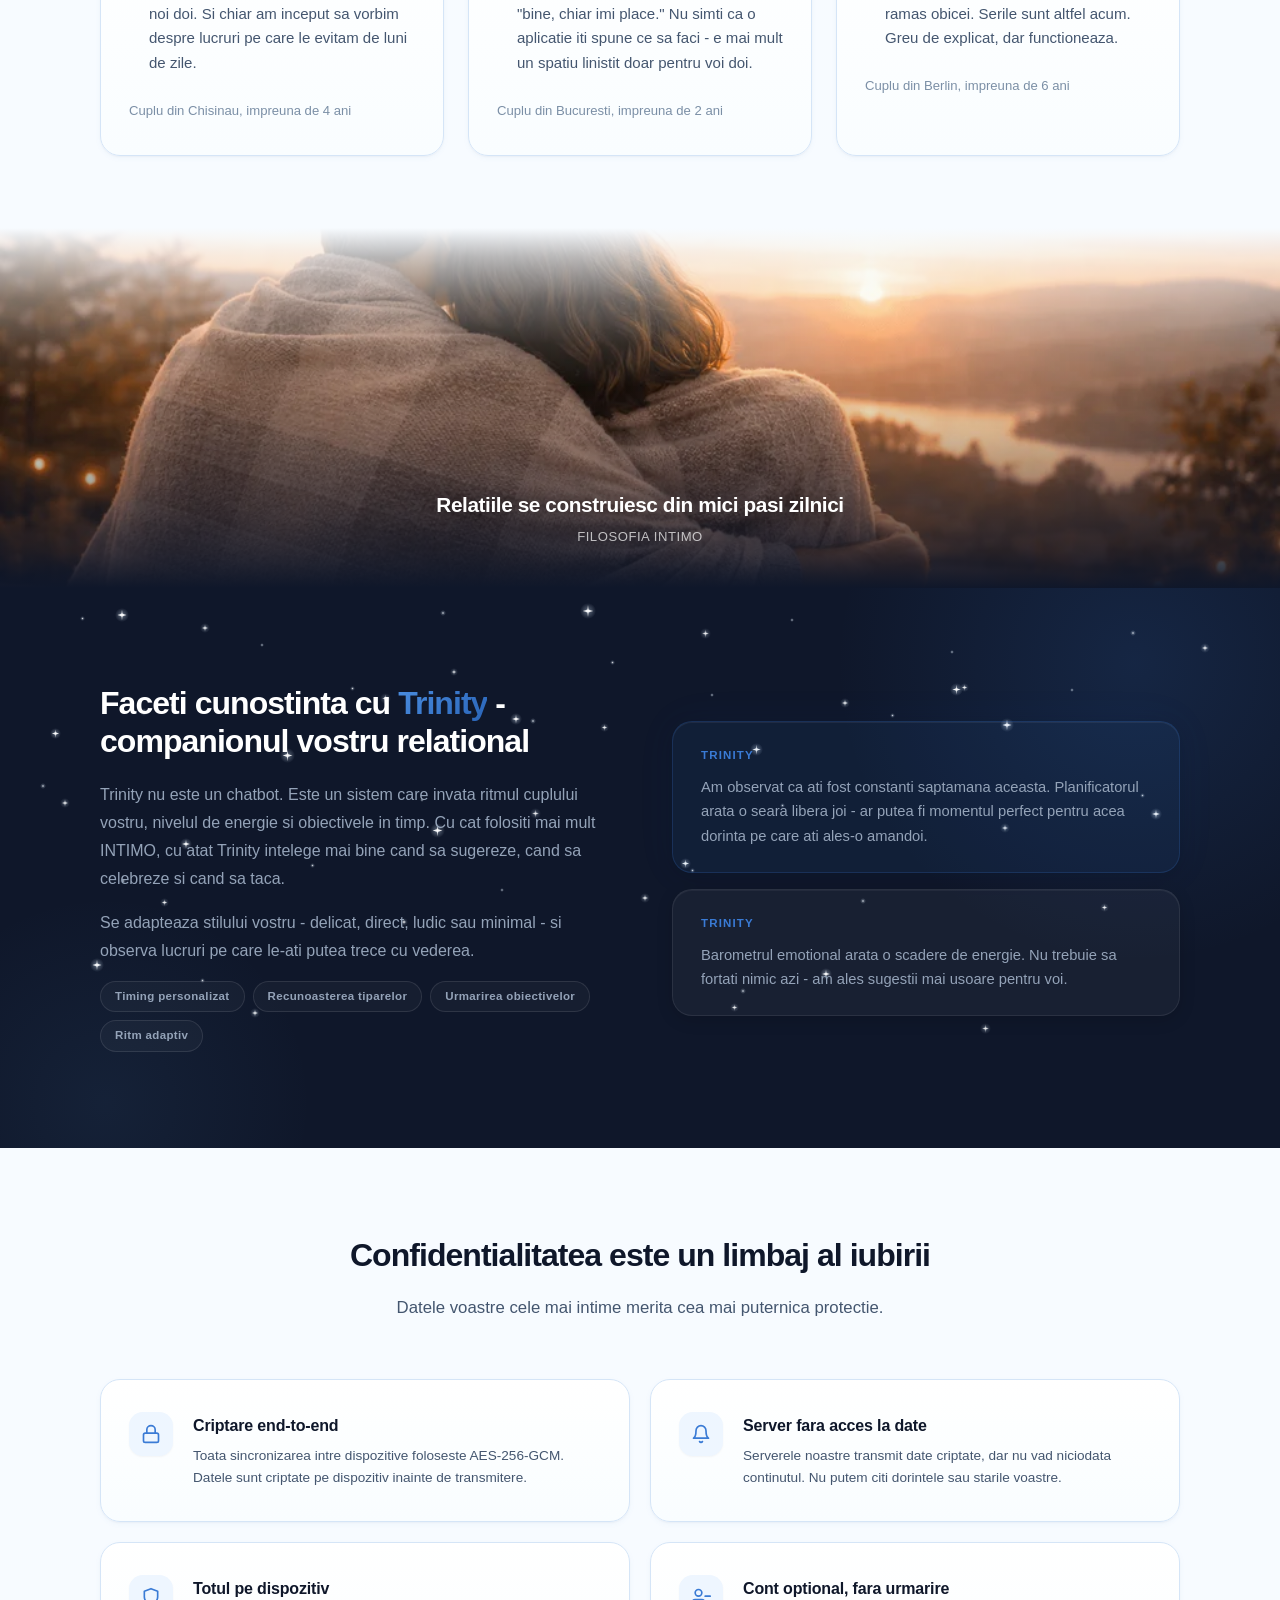
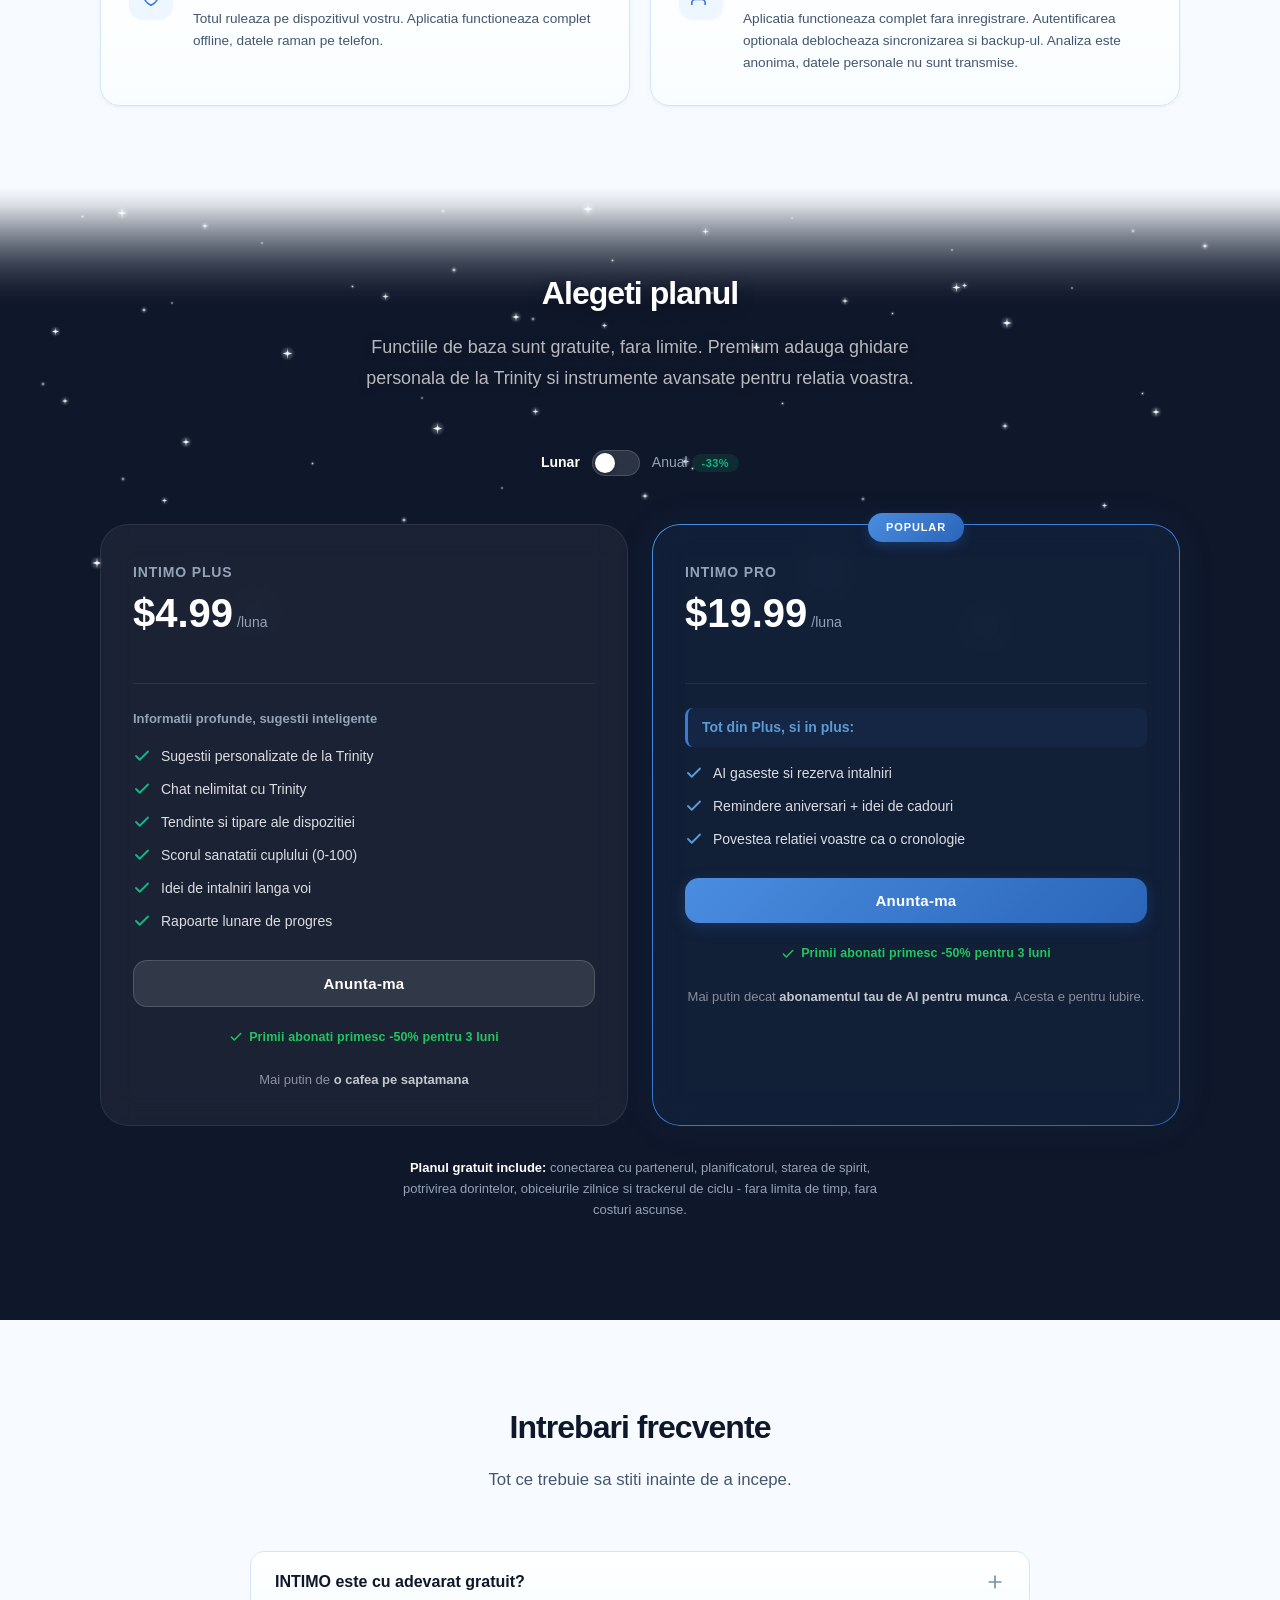
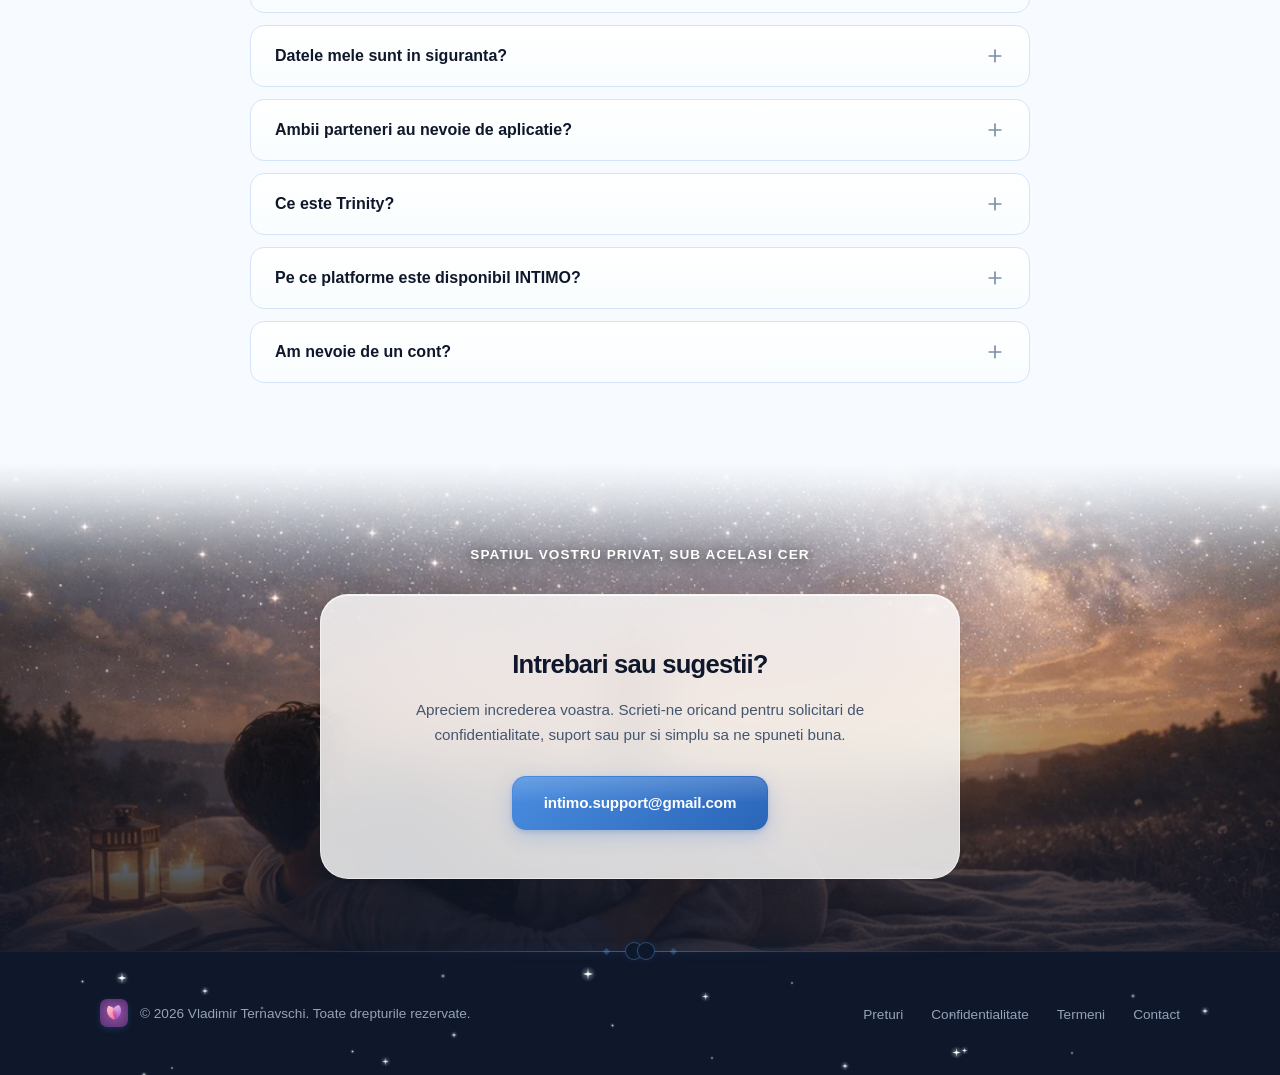
<file: ro/index.html>
<!DOCTYPE html>
<html lang="ro">
<head>
  <meta charset="UTF-8">
  <script async src="https://www.googletagmanager.com/gtag/js?id=G-GW3P6Z5JPG"></script>
  <script>window.dataLayer=window.dataLayer||[];function gtag(){dataLayer.push(arguments)}gtag("js",new Date());gtag("config","G-GW3P6Z5JPG")</script>
  <script>if(location.hostname==="www.intimo.pro")location.replace(location.href.replace("www.intimo.pro","intimo.pro"));</script>
  <meta name="viewport" content="width=device-width, initial-scale=1.0">
  <title>INTIMO - Aplicatie privata pentru cupluri si intimitate</title>
  <meta name="description" content="INTIMO - aplicatie pentru cupluri: potrivirea dorintelor, planificator, tracker de stare si companionul AI Trinity. Criptata, offline. Gratuit.">
  <meta name="keywords" content="aplicatie pentru cupluri, aplicatie de relatie, potrivirea dorintelor, planificator cupluri, tracker stare cuplu, aplicatie privata cupluri, intimitate zilnica, aplicatie intimitate">
  <meta property="og:title" content="INTIMO - Aplicatie privata pentru cupluri: dorinte, planificare, intimitate">
  <meta property="og:description" content="Aplicatie criptata pentru cupluri cu potrivirea dorintelor, planificator, tracker de stare si companionul AI Trinity. Functioneaza offline.">
  <meta property="og:type" content="website">
  <meta property="og:url" content="https://intimo.pro/ro/">
  <meta property="og:site_name" content="INTIMO">
  <meta property="og:image" content="https://intimo.pro/assets/og-image.png">
  <meta property="og:image:width" content="1200">
  <meta property="og:image:height" content="630">
  <meta property="og:image:type" content="image/png">
  <meta name="twitter:card" content="summary_large_image">
  <meta name="twitter:title" content="INTIMO - Aplicatie privata pentru cupluri">
  <meta name="twitter:description" content="Potrivirea dorintelor, planificare, tracker de stare si companionul AI Trinity. Gratuit, functioneaza offline.">
  <meta name="twitter:image" content="https://intimo.pro/assets/og-image.png">
    <meta name="theme-color" content="#3a7bd5">
    <meta name="referrer" content="strict-origin-when-cross-origin">
    <meta http-equiv="Content-Security-Policy" content="default-src 'self'; script-src 'self' 'unsafe-inline' https://www.googletagmanager.com; style-src 'self' 'unsafe-inline' https://fonts.googleapis.com; img-src 'self' data: https:; font-src 'self' https://fonts.gstatic.com; connect-src 'self' https://naxuunwntqxhjpqzvmos.supabase.co https://www.google-analytics.com https://www.googletagmanager.com; frame-src 'none'; object-src 'none'; base-uri 'self'; form-action 'self'">
    <meta http-equiv="X-Content-Type-Options" content="nosniff">
  <meta name="author" content="Vladimir Ternavschi">
  <link rel="canonical" href="https://intimo.pro/ro/">
  <link rel="alternate" hreflang="en" href="https://intimo.pro/">
  <link rel="alternate" hreflang="ru" href="https://intimo.pro/ru/">
  <link rel="alternate" hreflang="ro" href="https://intimo.pro/ro/">
  <link rel="alternate" hreflang="x-default" href="https://intimo.pro/">
  <link rel="icon" href="../assets/images/app-icon.png" type="image/png">
  <link rel="apple-touch-icon" href="../assets/images/app-icon.png">
  <link rel="preconnect" href="https://fonts.googleapis.com">
  <link rel="preconnect" href="https://fonts.gstatic.com" crossorigin>
  <link rel="stylesheet" href="https://fonts.googleapis.com/css2?family=Inter:wght@400;500;600;700&family=Plus+Jakarta+Sans:wght@700;800&display=swap" crossorigin="anonymous">
  <link rel="preload" as="image" href="../assets/images/hero-couple.webp" type="image/webp">
  <link rel="stylesheet" href="../assets/styles.css">
  <script type="application/ld+json">
  {"@context":"https://schema.org","@type":"SoftwareApplication","name":"INTIMO","applicationCategory":"LifestyleApplication","operatingSystem":"Android","description":"Aplicatie pentru cupluri: planificare, potrivirea dorintelor, starea de spirit si sugestii inteligente. Criptare end-to-end.","url":"https://intimo.pro/ro/","author":{"@type":"Person","name":"Vladimir Ternavschi"},"offers":[{"@type":"Offer","name":"Free","price":"0","priceCurrency":"USD","description":"Conectare partener, planificator, stare de spirit, dorinte, obiceiuri, tracker ciclu"},{"@type":"Offer","name":"Intimo Plus","price":"4.99","priceCurrency":"USD","description":"Ghidare personala Trinity, chat nelimitat, tendinte dispozitie, scor sanatate cuplu","availability":"https://schema.org/PreOrder"},{"@type":"Offer","name":"Intimo Pro","price":"19.99","priceCurrency":"USD","description":"AI rezerva intalniri, remindere aniversari, cronologia relatiei","availability":"https://schema.org/PreOrder"}]}
  </script>
  <script type="application/ld+json">
  {"@context":"https://schema.org","@type":"FAQPage","mainEntity":[{"@type":"Question","name":"INTIMO este cu adevarat gratuit?","acceptedAnswer":{"@type":"Answer","text":"Da. Conectarea, planificatorul, starea de spirit, dorintele, obiceiurile si trackerul de ciclu sunt gratuite fara limita de timp."}},{"@type":"Question","name":"Datele mele sunt in siguranta?","acceptedAnswer":{"@type":"Answer","text":"Toate datele sunt criptate cu AES-256-GCM pe dispozitiv. Serverele nu pot vedea continutul."}},{"@type":"Question","name":"Ambii parteneri au nevoie de aplicatie?","acceptedAnswer":{"@type":"Answer","text":"Pentru functiile partajate da. Multe functii pot fi utilizate individual."}},{"@type":"Question","name":"Ce este Trinity?","acceptedAnswer":{"@type":"Answer","text":"Companionul relational din INTIMO care invata ritmul cuplului si ofera sugestii personalizate. Disponibil in planurile premium."}},{"@type":"Question","name":"Pe ce platforme este disponibil INTIMO?","acceptedAnswer":{"@type":"Answer","text":"Mai intai Android, iOS va urma in curand."}},{"@type":"Question","name":"Am nevoie de un cont?","acceptedAnswer":{"@type":"Answer","text":"Nu. Aplicatia functioneaza fara inregistrare. Optional autentificare pentru backup si sincronizare."}}]}
  </script>
</head>
<body>
  <a href="#main" class="skip-nav">Salt la continut</a>

  <header class="site-header">
    <div class="header-inner">
      <a href="/ro/" class="logo">
        <span class="logo-mark"><img src="../assets/images/app-icon.png" alt="INTIMO"></span>
        INTIMO
      </a>
      <button class="menu-toggle" aria-label="Meniu" onclick="document.querySelector('.nav-links').classList.toggle('open')">
        <svg viewBox="0 0 24 24" fill="none" stroke="currentColor" stroke-width="2" stroke-linecap="round"><line x1="3" y1="6" x2="21" y2="6"/><line x1="3" y1="12" x2="21" y2="12"/><line x1="3" y1="18" x2="21" y2="18"/></svg>
      </button>
      <ul class="nav-links">
        <li><a href="/ro/" class="active">Acasa</a></li>
        <li><a href="#pricing">Preturi</a></li>
        <li><a href="/ro/privacy/">Confidentialitate</a></li>
        <li><a href="/ro/terms/">Termeni</a></li>
        <li><span class="lang-switch"><a href="/">EN</a><a href="/ru/">RU</a><a href="/ro/" class="active">RO</a></span></li>
      </ul>
    </div>
  </header>

  <main id="main">

    <!-- Hero -->
    <section class="hero starfield">
      <div class="stars"></div>
      <div class="hero-bg-image">
        <picture>
          <source srcset="../assets/images/hero-couple.webp" type="image/webp">
          <img src="../assets/images/hero-couple.png" alt="Cuplu folosind aplicatia privata INTIMO pentru potrivirea dorintelor si intimitate zilnica" width="1024" height="682" loading="eager">
        </picture>
      </div>
      <div class="hero-inner">
        <div class="connection-symbol">
          <span class="ring ring-1"></span>
          <span class="ring ring-2"></span>
        </div>
        <span class="hero-badge">Inteligenta relationala</span>
        <h1>Aplicatia privata pentru <span class="em">cupluri</span> - intimitate, planificare si conexiune</h1>
        <p>INTIMO va ajuta sa ramaneti apropiati prin planificare comuna, potrivirea dorintelor, tracker de stare si sugestii inteligente - totul criptat si privat prin design.</p>
        <div class="hero-actions">
          <a href="#pricing" class="btn btn-primary">Acces timpuriu</a>
          <a href="#features" class="btn btn-outline">Functii</a>
        </div>
      </div>
    </section>

    <!-- Trust strip -->
    <div class="trust-strip">
      <div class="trust-inner">
        <div class="trust-item">
          <svg class="trust-icon" viewBox="0 0 20 20" fill="currentColor"><path fill-rule="evenodd" d="M10 1a4.5 4.5 0 00-4.5 4.5V9H5a2 2 0 00-2 2v6a2 2 0 002 2h10a2 2 0 002-2v-6a2 2 0 00-2-2h-.5V5.5A4.5 4.5 0 0010 1zm3 8V5.5a3 3 0 10-6 0V9h6z" clip-rule="evenodd"/></svg>
          Criptare AES-256
        </div>
        <div class="trust-item">
          <svg class="trust-icon" viewBox="0 0 20 20" fill="currentColor"><path d="M2 10a8 8 0 1116 0 8 8 0 01-16 0zm6.39-2.908a.75.75 0 01.766.027l3.5 2.25a.75.75 0 010 1.262l-3.5 2.25A.75.75 0 018 12.25v-4.5a.75.75 0 01.39-.658z"/></svg>
          Functioneaza offline
        </div>
        <div class="trust-item">
          <svg class="trust-icon" viewBox="0 0 20 20" fill="currentColor"><path fill-rule="evenodd" d="M10 9a3 3 0 100-6 3 3 0 000 6zm-7 9a7 7 0 1114 0H3z" clip-rule="evenodd"/></svg>
          Functioneaza fara cont
        </div>
        <div class="trust-item">
          <svg class="trust-icon" viewBox="0 0 20 20" fill="currentColor"><path fill-rule="evenodd" d="M2.166 4.999A11.954 11.954 0 0010 1.944 11.954 11.954 0 0017.834 5c.11.65.166 1.32.166 2.001 0 5.225-3.34 9.67-8 11.317C5.34 16.67 2 12.225 2 7c0-.682.057-1.35.166-2.001zm11.541 3.708a1 1 0 00-1.414-1.414L9 10.586 7.707 9.293a1 1 0 00-1.414 1.414l2 2a1 1 0 001.414 0l4-4z" clip-rule="evenodd"/></svg>
          Server fara acces la date
        </div>
      </div>
    </div>

    <!-- Beta signup -->
    <section class="beta-banner starfield" id="beta">
      <div class="stars"></div>
      <div class="beta-glow beta-glow-1"></div>
      <div class="beta-glow beta-glow-2"></div>
      <div class="beta-inner">
        <div class="beta-card reveal">
          <div class="beta-rings">
            <span class="beta-ring beta-ring-1"></span>
            <span class="beta-ring beta-ring-2"></span>
          </div>
          <span class="beta-badge">Beta inchisa Android</span>
          <h2>Devino <span class="em">beta tester</span></h2>
          <p>Cautam cupluri care sa testeze INTIMO pe Android inainte de lansarea publica. Ajutati-ne sa imbunatatim aplicatia si obtineti acces timpuriu.</p>
          <button class="btn-beta" onclick="document.getElementById('betaOverlay').classList.add('open')">
            <svg viewBox="0 0 24 24" fill="none" stroke="currentColor" stroke-width="2" stroke-linecap="round" stroke-linejoin="round"><path d="M16 21v-2a4 4 0 00-4-4H5a4 4 0 00-4 4v2"/><circle cx="8.5" cy="7" r="4"/><line x1="20" y1="8" x2="20" y2="14"/><line x1="23" y1="11" x2="17" y2="11"/></svg>
            Aplica pentru beta
          </button>
          <span class="perk-line">
            <svg viewBox="0 0 24 24" fill="none" stroke="currentColor" stroke-width="2.5" stroke-linecap="round" stroke-linejoin="round"><polyline points="20 6 9 17 4 12"/></svg>
            Beta testerii primesc -70% la premium pentru 3 luni
          </span>
        </div>
      </div>
    </section>

    <!-- Beta modal -->
    <div class="beta-overlay" id="betaOverlay" onclick="if(event.target===this)this.classList.remove('open')">
      <div class="beta-modal">
        <button class="beta-modal-close" onclick="document.getElementById('betaOverlay').classList.remove('open')" aria-label="Inchide">
          <svg width="18" height="18" viewBox="0 0 24 24" fill="none" stroke="currentColor" stroke-width="2" stroke-linecap="round"><line x1="18" y1="6" x2="6" y2="18"/><line x1="6" y1="6" x2="18" y2="18"/></svg>
        </button>
        <div id="betaForm">
          <h3>Inscrie-te in beta</h3>
          <p class="beta-modal-sub">Ambii parteneri au nevoie de dispozitive Android pentru a participa.</p>
          <div class="beta-field">
            <label for="betaName">Numele tau</label>
            <input type="text" id="betaName" autocomplete="name" placeholder="Alexandru" required>
          </div>
          <div class="beta-field">
            <label for="betaEmail">Email-ul tau</label>
            <input type="email" id="betaEmail" autocomplete="email" placeholder="alex@example.com" required>
          </div>
          <div class="beta-field">
            <label for="betaDevice">Modelul dispozitivului Android (optional)</label>
            <input type="text" id="betaDevice" autocomplete="off" placeholder="Samsung Galaxy S24">
          </div>
          <div class="beta-field">
            <label for="betaPartnerEmail">Email-ul partenerului</label>
            <input type="email" id="betaPartnerEmail" autocomplete="off" placeholder="partner@example.com" required>
          </div>
          <label class="beta-checkbox">
            <input type="checkbox" id="betaConsent">
            <span>Partenerul meu stie despre acest lucru si este de acord sa participe la testarea beta.</span>
          </label>
          <div class="beta-error" id="betaError" data-err-name="Va rugam introduceti un nume valid (litere, spatii, cratime, 2-50 caractere)." data-err-email="Va rugam introduceti o adresa de email valida." data-err-device="Modelul dispozitivului contine caractere invalide." data-err-partner="Va rugam introduceti o adresa de email valida a partenerului." data-err-same="Emailul partenerului trebuie sa fie diferit de al dvs." data-err-consent="Va rugam confirmati acordul partenerului." data-err-wait="Va rugam asteptati cateva secunde inainte de a incerca din nou." data-err-generic="Ceva nu a functionat. Va rugam incercati din nou." data-err-network="Eroare de retea. Va rugam incercati din nou."></div>
          <button class="btn-beta-submit" id="betaSubmit" data-loading="Se trimite..." onclick="submitBeta()">Trimite aplicatia</button>
        </div>
        <div id="betaSuccess" class="beta-success" style="display:none">
          <div class="beta-success-icon">
            <svg viewBox="0 0 24 24" fill="none" stroke="currentColor" stroke-width="2.5" stroke-linecap="round" stroke-linejoin="round"><polyline points="20 6 9 17 4 12"/></svg>
          </div>
          <span class="beta-success-badge">Cererea a fost primita</span>
          <h3>Esti pe lista!</h3>
          <p class="beta-success-text">Aplicatia dvs. a fost trimisa cu succes. O vom examina si vom trimite o invitatie pe email.</p>
          <div class="beta-success-divider"></div>
          <div class="beta-success-note">
            <svg viewBox="0 0 24 24" fill="none" stroke="currentColor" stroke-width="2" stroke-linecap="round" stroke-linejoin="round"><circle cx="12" cy="12" r="10"/><line x1="12" y1="16" x2="12" y2="12"/><line x1="12" y1="8" x2="12.01" y2="8"/></svg>
            <span>Daca toate locurile sunt ocupate, echipa noastra va contacta. Verificati inbox-ul si folderul spam.</span>
          </div>
        </div>
      </div>
    </div>

    <!-- Divider -->
    <div class="beta-divider">
      <span class="beta-divider-diamond"></span>
      <div class="beta-divider-rings">
        <span class="beta-divider-ring"></span>
        <span class="beta-divider-ring"></span>
      </div>
      <span class="beta-divider-diamond"></span>
    </div>

    <!-- How it works -->
    <section class="how-it-works starfield">
      <div class="stars"></div>
      <div class="how-inner">
        <div class="section-header reveal">
          <h2>Cum functioneaza</h2>
          <p>Trei pasi catre o relatie mai conectata.</p>
        </div>
        <div class="steps-grid">
          <div class="step-card reveal reveal-delay-1">
            <div class="step-number">1</div>
            <h3>Conectati-va cu partenerul</h3>
            <p>Scanati un cod QR sau introduceti un cod de conectare. Intre cele doua dispozitive se creeaza instant un canal securizat.</p>
          </div>
          <div class="step-card reveal reveal-delay-2">
            <div class="step-number">2</div>
            <h3>Explorati impreuna</h3>
            <p>Explorati dorinte, planificati activitati, verificati starea emotionala si descoperiti practici care va apropie.</p>
          </div>
          <div class="step-card reveal reveal-delay-3">
            <div class="step-number">3</div>
            <h3>Cresteti zi de zi</h3>
            <p>Formati obiceiuri de intimitate zilnica si priviti cum relatia voastra infloreste. Pasii mici, dar constanti, fac cea mai mare diferenta.</p>
          </div>
        </div>
      </div>
    </section>

    <!-- Core features -->
    <section id="features" class="features">
      <div class="features-inner">
        <div class="features-header reveal">
          <h2>Tot ce aveti nevoie pentru a ramane apropiati</h2>
          <p>Creat pentru cupluri reale in viata reala. Calm, privat si practic in fiecare zi.</p>
        </div>
        <div class="features-grid">
          <div class="feature-card reveal reveal-delay-1" data-demo="swipe" style="cursor:pointer" onclick="if(!window.openSwipeDemo){var s=document.createElement('script');s.src='../assets/demos/swipe.js';s.onload=function(){window.openSwipeDemo()};document.head.appendChild(s)}else{window.openSwipeDemo()}">
            <span class="demo-badge">Incearca</span>
            <div class="feature-icon feature-icon-green">
              <svg width="24" height="24" viewBox="0 0 512 512" fill="#2a9b5a"><path d="M256 48C141.1 48 48 141.1 48 256s93.1 208 208 208 208-93.1 208-208S370.9 48 256 48zm0 0"/><circle cx="256" cy="256" r="208" fill="#2a9b5a" opacity="0.15"/><path d="M353.6 159.2c-24-21.6-55.2-33.6-88-33.6H272c-1.6 0-3.2 0-4.8.2h-22.4c-1.6-.2-3.2-.2-4.8-.2h6.4c-32.8 0-64 12-88 33.6-27.2 24.8-41.6 58.4-41.6 94.4 0 36.8 15.2 71.2 42.4 96L256 432l96.8-82.4c27.2-24.8 42.4-59.2 42.4-96 0-36-14.4-69.6-41.6-94.4z" fill="#fff"/></svg>
            </div>
            <h3>Banca de dorinte</h3>
            <p>Explorati idei de intimitate in cinci categorii. Cand ambii parteneri aleg aceeasi dorinta, aceasta devine o dorinta comuna.</p>
          </div>
          <div class="feature-card reveal reveal-delay-2" data-demo="planner" style="cursor:pointer" onclick="if(!window.openPlannerDemo){var s=document.createElement('script');s.src='../assets/demos/planner.js';s.onload=function(){window.openPlannerDemo()};document.head.appendChild(s)}else{window.openPlannerDemo()}">
            <span class="demo-badge">Incearca</span>
            <div class="feature-icon feature-icon-blue">
              <svg width="24" height="24" viewBox="0 0 512 512" fill="#3a7bd5"><rect x="80" y="112" width="352" height="336" rx="40" ry="40"/><path d="M80 192h352" stroke="#fff" stroke-width="32" stroke-linecap="round"/><path d="M160 80v64M352 80v64" stroke="#3a7bd5" stroke-width="40" stroke-linecap="round"/><circle cx="208" cy="296" r="20" fill="#fff"/><circle cx="304" cy="296" r="20" fill="#fff"/><circle cx="208" cy="376" r="20" fill="#fff"/><circle cx="304" cy="376" r="20" fill="#fff"/></svg>
            </div>
            <h3>Planificator de activitati</h3>
            <p>Planificati timp impreuna. Creati activitati, notati impresiile si mentineti un calendar comun.</p>
          </div>
          <div class="feature-card reveal reveal-delay-3" data-demo="daily" style="cursor:pointer" onclick="if(!window.openDailyDemo){var s=document.createElement('script');s.src='../assets/demos/daily.js';s.onload=function(){window.openDailyDemo()};document.head.appendChild(s)}else{window.openDailyDemo()}">
            <span class="demo-badge">Incearca</span>
            <div class="feature-icon feature-icon-violet">
              <svg width="24" height="24" viewBox="0 0 512 512" fill="#7c5adb"><path d="M259.9 61.4l-5.6-7.8c-5-7-9.6-13.4-15.2-19.8a8 8 0 00-12.4.4c-23.8 30.6-42 56-56.4 79.2-19.4 31-33.2 59.6-43.2 89.8A242.4 242.4 0 00112 280c0 68 26 128.4 73.2 170a7.8 7.8 0 0011-1c18.4-21.4 30.4-42.8 36.8-65.2 5.8-20.2 7.4-41.8 7.4-72.8v-28c0-30.8 5.4-57.2 17-83 9.6-21.2 23.2-41 41.6-60.8a7.8 7.8 0 00-1-11.4 196.2 196.2 0 00-38.1-26.4zM340 185.4c-9 10.8-16.4 21.4-22.4 32.4-13.2 24.2-19.6 50.6-19.6 83v28c0 29.4-1.4 49.4-6.6 67.8a171 171 0 01-14.8 37.6c28.2-14 51.2-37.4 66.8-67.8A220.6 220.6 0 00368 280a242 242 0 00-28-94.6z" fill="#7c5adb"/></svg>
            </div>
            <h3>Intimitate zilnica</h3>
            <p>Formati obiceiuri care intaresc apropierea. Completati provocari zilnice, acumulati puncte si urmariti cum creste legatura voastra - de la rasad la stralucire.</p>
          </div>
          <div class="feature-card reveal reveal-delay-1" data-demo="barometer" style="cursor:pointer" onclick="if(!window.openBarometerDemo){var s=document.createElement('script');s.src='../assets/demos/barometer.js';s.onload=function(){window.openBarometerDemo()};document.head.appendChild(s)}else{window.openBarometerDemo()}">
            <span class="demo-badge">Incearca</span>
            <div class="feature-icon feature-icon-green">
              <svg width="24" height="24" viewBox="0 0 512 512" fill="#2a9b5a"><path d="M432 320H384l-47.4-188.7a16 16 0 00-31-.2L256 320l-49.4-188.7a16 16 0 00-31-.2L128 320H80" fill="none" stroke="#2a9b5a" stroke-width="36" stroke-linecap="round" stroke-linejoin="round"/></svg>
            </div>
            <h3>Barometrul emotional</h3>
            <p>Inregistrati starea emotionala si fizica in fiecare zi. Observati tendintele si intelegeti mai bine starea de spirit a cuplului.</p>
          </div>
          <div class="feature-card reveal reveal-delay-2" data-demo="questions" style="cursor:pointer" onclick="if(!window.openQuestionsDemo){var s=document.createElement('script');s.src='../assets/demos/questions.js';s.onload=function(){window.openQuestionsDemo()};document.head.appendChild(s)}else{window.openQuestionsDemo()}">
            <span class="demo-badge">Incearca</span>
            <div class="feature-icon feature-icon-sky">
              <svg width="24" height="24" viewBox="0 0 512 512" fill="#5b9bd5"><path d="M336 96a80 80 0 10-160 0 80 80 0 00160 0zM256 256c-70.7 0-128 57.3-128 128v16a16 16 0 0016 16h224a16 16 0 0016-16v-16c0-70.7-57.3-128-128-128z"/><path d="M144 96a56 56 0 10-112 0 56 56 0 00112 0zM88 208c-51 0-88 37-88 88v8a16 16 0 0016 16h80" fill="#5b9bd5" opacity="0.5"/><path d="M480 96a56 56 0 10-112 0 56 56 0 00112 0zM424 208c51 0 88 37 88 88v8a16 16 0 01-16 16h-80" fill="#5b9bd5" opacity="0.5"/></svg>
            </div>
            <h3>Conexiune profunda</h3>
            <p>Intrebari pentru dialog, exercitii de ascultare activa, ritualuri de recunostinta si o tabla comuna a viselor.</p>
          </div>
          <div class="feature-card reveal reveal-delay-3" data-demo="cycle" style="cursor:pointer" onclick="if(!window.openCycleDemo){var s=document.createElement('script');s.src='../assets/demos/cycle.js';s.onload=function(){window.openCycleDemo()};document.head.appendChild(s)}else{window.openCycleDemo()}">
            <span class="demo-badge">Incearca</span>
            <div class="feature-icon feature-icon-rose">
              <svg width="24" height="24" viewBox="0 0 512 512" fill="#d44060"><path d="M256 48l-2.3 3.2C230.8 84 136 225 136 312c0 66.2 53.8 120 120 120s120-53.8 120-120c0-87-94.8-228-117.7-260.8z"/></svg>
            </div>
            <h3>Tracker de ciclu</h3>
            <p>Urmariti fazele ciclului cu optiunea de a partaja cu partenerul. Totul pe baza de consimtamant - doar tu decizi ce este vizibil.</p>
          </div>
        </div>
      </div>
    </section>

    <!-- Social proof -->
    <section class="social-proof">
      <div class="social-proof-inner">
        <div class="section-header reveal">
          <h2>Ce spun primii testeri</h2>
          <p>Feedback real de la cupluri care testeaza INTIMO.</p>
        </div>
        <div class="testimonials-grid">
          <div class="testimonial-card reveal reveal-delay-1">
            <p class="testimonial-quote">Aveam nevoie de ceva al nostru. Nu un alt mesager, ci chiar un spatiu pentru noi doi. Si chiar am inceput sa vorbim despre lucruri pe care le evitam de luni de zile.</p>
            <span class="testimonial-author">Cuplu din Chisinau, impreuna de 4 ani</span>
          </div>
          <div class="testimonial-card reveal reveal-delay-2">
            <p class="testimonial-quote">Partenerul meu a fost sceptic la inceput, dar dupa o saptamana a zis: "bine, chiar imi place." Nu simti ca o aplicatie iti spune ce sa faci - e mai mult un spatiu linistit doar pentru voi doi.</p>
            <span class="testimonial-author">Cuplu din Bucuresti, impreuna de 2 ani</span>
          </div>
          <div class="testimonial-card reveal reveal-delay-3">
            <p class="testimonial-quote">Am inceput sa ne acordam cateva minute in fiecare dimineata si cumva a ramas obicei. Serile sunt altfel acum. Greu de explicat, dar functioneaza.</p>
            <span class="testimonial-author">Cuplu din Berlin, impreuna de 6 ani</span>
          </div>
        </div>
      </div>
    </section>

    <!-- Visual break -->
    <div class="visual-break">
      <picture>
        <source srcset="../assets/images/sunset-moment.webp" type="image/webp">
        <img src="../assets/images/sunset-moment.png" alt="Cuplu formand obiceiuri de intimitate zilnica cu aplicatia INTIMO" width="1024" height="682" loading="lazy">
      </picture>
      <div class="visual-break-text">
        <p>Relatiile se construiesc din mici pasi zilnici</p>
        <span>Filosofia INTIMO</span>
      </div>
    </div>

    <!-- Trinity spotlight -->
    <section class="spotlight starfield">
      <div class="stars"></div>
      <div class="spotlight-inner">
        <div class="spotlight-content reveal">
          <h2>Faceti cunostinta cu <span class="em">Trinity</span> - <br>companionul vostru relational</h2>
          <p>Trinity nu este un chatbot. Este un sistem care invata ritmul cuplului vostru, nivelul de energie si obiectivele in timp. Cu cat folositi mai mult INTIMO, cu atat Trinity intelege mai bine cand sa sugereze, cand sa celebreze si cand sa taca.</p>
          <p>Se adapteaza stilului vostru - delicat, direct, ludic sau minimal - si observa lucruri pe care le-ati putea trece cu vederea.</p>
          <div class="trinity-tags">
            <span class="trinity-tag">Timing personalizat</span>
            <span class="trinity-tag">Recunoasterea tiparelor</span>
            <span class="trinity-tag">Urmarirea obiectivelor</span>
            <span class="trinity-tag">Ritm adaptiv</span>
          </div>
        </div>
        <div class="spotlight-visual reveal reveal-delay-2">
          <div class="trinity-bubble trinity-bubble-highlight">
            Am observat ca ati fost constanti saptamana aceasta. Planificatorul arata o seara libera joi - ar putea fi momentul perfect pentru acea dorinta pe care ati ales-o amandoi.
          </div>
          <div class="trinity-bubble">
            Barometrul emotional arata o scadere de energie. Nu trebuie sa fortati nimic azi - am ales sugestii mai usoare pentru voi.
          </div>
        </div>
      </div>
    </section>

    <!-- Privacy & security -->
    <section class="privacy-section">
      <div class="privacy-inner">
        <div class="section-header reveal">
          <h2>Confidentialitatea este un limbaj al iubirii</h2>
          <p>Datele voastre cele mai intime merita cea mai puternica protectie.</p>
        </div>
        <div class="privacy-grid">
          <div class="privacy-card reveal reveal-delay-1">
            <div class="privacy-card-icon">
              <svg width="20" height="20" viewBox="0 0 24 24" fill="none" stroke="#3a7bd5" stroke-width="2" stroke-linecap="round" stroke-linejoin="round"><rect x="3" y="11" width="18" height="11" rx="2" ry="2"/><path d="M7 11V7a5 5 0 0110 0v4"/></svg>
            </div>
            <div>
              <h3>Criptare end-to-end</h3>
              <p>Toata sincronizarea intre dispozitive foloseste AES-256-GCM. Datele sunt criptate pe dispozitiv inainte de transmitere.</p>
            </div>
          </div>
          <div class="privacy-card reveal reveal-delay-2">
            <div class="privacy-card-icon">
              <svg width="20" height="20" viewBox="0 0 24 24" fill="none" stroke="#3a7bd5" stroke-width="2" stroke-linecap="round" stroke-linejoin="round"><path d="M18 8A6 6 0 006 8c0 7-3 9-3 9h18s-3-2-3-9"/><path d="M13.73 21a2 2 0 01-3.46 0"/></svg>
            </div>
            <div>
              <h3>Server fara acces la date</h3>
              <p>Serverele noastre transmit date criptate, dar nu vad niciodata continutul. Nu putem citi dorintele sau starile voastre.</p>
            </div>
          </div>
          <div class="privacy-card reveal reveal-delay-3">
            <div class="privacy-card-icon">
              <svg width="20" height="20" viewBox="0 0 24 24" fill="none" stroke="#3a7bd5" stroke-width="2" stroke-linecap="round" stroke-linejoin="round"><path d="M12 22s8-4 8-10V5l-8-3-8 3v7c0 6 8 10 8 10z"/></svg>
            </div>
            <div>
              <h3>Totul pe dispozitiv</h3>
              <p>Totul ruleaza pe dispozitivul vostru. Aplicatia functioneaza complet offline, datele raman pe telefon.</p>
            </div>
          </div>
          <div class="privacy-card reveal reveal-delay-1">
            <div class="privacy-card-icon">
              <svg width="20" height="20" viewBox="0 0 24 24" fill="none" stroke="#3a7bd5" stroke-width="2" stroke-linecap="round" stroke-linejoin="round"><path d="M17 21v-2a4 4 0 00-4-4H5a4 4 0 00-4 4v2"/><circle cx="9" cy="7" r="4"/><line x1="23" y1="11" x2="17" y2="11"/></svg>
            </div>
            <div>
              <h3>Cont optional, fara urmarire</h3>
              <p>Aplicatia functioneaza complet fara inregistrare. Autentificarea optionala deblocheaza sincronizarea si backup-ul. Analiza este anonima, datele personale nu sunt transmise.</p>
            </div>
          </div>
        </div>
      </div>
    </section>

    <!-- Pricing -->
    <section id="pricing" class="pricing starfield">
      <div class="stars"></div>
      <div class="pricing-inner">
        <div class="section-header reveal">
          <h2>Alegeti planul</h2>
          <p>Functiile de baza sunt gratuite, fara limite. Premium adauga ghidare personala de la Trinity si instrumente avansate pentru relatia voastra.</p>
        </div>
        <div class="pricing-toggle reveal">
          <span class="pricing-toggle-label active" data-period="monthly">Lunar</span>
          <div class="pricing-toggle-switch" onclick="this.classList.toggle('yearly');var y=this.classList.contains('yearly');this.previousElementSibling.classList.toggle('active',!y);this.nextElementSibling.classList.toggle('active',y);document.querySelectorAll('[data-mo]').forEach(function(e){e.textContent=y?e.dataset.yr:e.dataset.mo});document.querySelectorAll('[data-yrnote]').forEach(function(e){e.textContent=y?e.dataset.yrnote:''})"></div>
          <span class="pricing-toggle-label" data-period="yearly">Anual <span class="pricing-save">-33%</span></span>
        </div>
        <div class="pricing-grid">
          <div class="pricing-card reveal reveal-delay-1">
            <div class="pricing-plan-name">Intimo Plus</div>
            <div class="pricing-price"><span class="pricing-price-amount" data-mo="$4.99" data-yr="$3.33">$4.99</span><span class="pricing-price-period">/luna</span></div>
            <div class="pricing-price-yearly" data-yrnote="$39.99 pe an"></div>
            <div class="pricing-divider"></div>
            <div class="pricing-includes">Informatii profunde, sugestii inteligente</div>
            <ul class="pricing-features">
              <li><svg class="pricing-check" viewBox="0 0 24 24" fill="none" stroke="currentColor" stroke-width="2.5" stroke-linecap="round" stroke-linejoin="round"><polyline points="20 6 9 17 4 12"/></svg>Sugestii personalizate de la Trinity</li>
              <li><svg class="pricing-check" viewBox="0 0 24 24" fill="none" stroke="currentColor" stroke-width="2.5" stroke-linecap="round" stroke-linejoin="round"><polyline points="20 6 9 17 4 12"/></svg>Chat nelimitat cu Trinity</li>
              <li><svg class="pricing-check" viewBox="0 0 24 24" fill="none" stroke="currentColor" stroke-width="2.5" stroke-linecap="round" stroke-linejoin="round"><polyline points="20 6 9 17 4 12"/></svg>Tendinte si tipare ale dispozitiei</li>
              <li><svg class="pricing-check" viewBox="0 0 24 24" fill="none" stroke="currentColor" stroke-width="2.5" stroke-linecap="round" stroke-linejoin="round"><polyline points="20 6 9 17 4 12"/></svg>Scorul sanatatii cuplului (0-100)</li>
              <li><svg class="pricing-check" viewBox="0 0 24 24" fill="none" stroke="currentColor" stroke-width="2.5" stroke-linecap="round" stroke-linejoin="round"><polyline points="20 6 9 17 4 12"/></svg>Idei de intalniri langa voi</li>
              <li><svg class="pricing-check" viewBox="0 0 24 24" fill="none" stroke="currentColor" stroke-width="2.5" stroke-linecap="round" stroke-linejoin="round"><polyline points="20 6 9 17 4 12"/></svg>Rapoarte lunare de progres</li>
            </ul>
            <button class="pricing-cta notify" onclick="openInterest(this)">Anunta-ma</button>
            <span class="perk-line"><svg viewBox="0 0 24 24" fill="none" stroke="currentColor" stroke-width="2.5" stroke-linecap="round" stroke-linejoin="round"><polyline points="20 6 9 17 4 12"/></svg> Primii abonati primesc -50% pentru 3 luni</span>
            <p class="pricing-analogy">Mai putin de <strong>o cafea pe saptamana</strong></p>
          </div>
          <div class="pricing-card popular reveal reveal-delay-2">
            <div class="pricing-popular-badge">Popular</div>
            <div class="pricing-plan-name">Intimo Pro</div>
            <div class="pricing-price"><span class="pricing-price-amount" data-mo="$19.99" data-yr="$13.33">$19.99</span><span class="pricing-price-period">/luna</span></div>
            <div class="pricing-price-yearly" data-yrnote="$149.99 pe an"></div>
            <div class="pricing-divider"></div>
            <div class="pricing-includes">Tot din Plus, si in plus:</div>
            <ul class="pricing-features">
              <li><svg class="pricing-check" viewBox="0 0 24 24" fill="none" stroke="currentColor" stroke-width="2.5" stroke-linecap="round" stroke-linejoin="round"><polyline points="20 6 9 17 4 12"/></svg>AI gaseste si rezerva intalniri</li>
              <li><svg class="pricing-check" viewBox="0 0 24 24" fill="none" stroke="currentColor" stroke-width="2.5" stroke-linecap="round" stroke-linejoin="round"><polyline points="20 6 9 17 4 12"/></svg>Remindere aniversari + idei de cadouri</li>
              <li><svg class="pricing-check" viewBox="0 0 24 24" fill="none" stroke="currentColor" stroke-width="2.5" stroke-linecap="round" stroke-linejoin="round"><polyline points="20 6 9 17 4 12"/></svg>Povestea relatiei voastre ca o cronologie</li>
            </ul>
            <button class="pricing-cta notify" onclick="openInterest(this)">Anunta-ma</button>
            <span class="perk-line"><svg viewBox="0 0 24 24" fill="none" stroke="currentColor" stroke-width="2.5" stroke-linecap="round" stroke-linejoin="round"><polyline points="20 6 9 17 4 12"/></svg> Primii abonati primesc -50% pentru 3 luni</span>
            <p class="pricing-analogy">Mai putin decat <strong>abonamentul tau de AI pentru munca</strong>. Acesta e pentru iubire.</p>
          </div>
        </div>
        <p class="pricing-free-note reveal"><strong>Planul gratuit include:</strong> conectarea cu partenerul, planificatorul, starea de spirit, potrivirea dorintelor, obiceiurile zilnice si trackerul de ciclu - fara limita de timp, fara costuri ascunse.</p>
      </div>
    </section>

    <!-- Early interest modal -->
    <div class="beta-overlay" id="interestOverlay" onclick="if(event.target===this)this.classList.remove('open')">
      <div class="beta-modal">
        <button class="beta-modal-close" onclick="document.getElementById('interestOverlay').classList.remove('open')" aria-label="Inchide">
          <svg width="18" height="18" viewBox="0 0 24 24" fill="none" stroke="currentColor" stroke-width="2" stroke-linecap="round"><line x1="18" y1="6" x2="6" y2="18"/><line x1="6" y1="6" x2="18" y2="18"/></svg>
        </button>
        <div id="interestForm">
          <h3>Fii primul care afla</h3>
          <p class="beta-modal-sub">Fiti printre primii care afla cand planurile premium devin disponibile.</p>
          <input type="hidden" id="interestPlan" value="">
          <div class="beta-field">
            <label for="interestName">Numele tau</label>
            <input type="text" id="interestName" autocomplete="name" placeholder="Alexandru" required>
          </div>
          <div class="beta-field">
            <label for="interestEmail">Email-ul tau</label>
            <input type="email" id="interestEmail" autocomplete="email" placeholder="alex@example.com" required>
          </div>
          <div class="beta-field">
            <label for="interestComment">Doriti sa adaugati ceva? <span style="font-weight:400;color:var(--color-text-muted)">(optional)</span></label>
            <textarea id="interestComment" placeholder="Dorintele, ideile, asteptarile dvs. de la functiile premium..."></textarea>
          </div>
          <div class="beta-error" id="interestError" data-err-name="Va rugam introduceti un nume valid." data-err-email="Va rugam introduceti un email valid." data-err-comment="Comentariul trebuie sa fie sub 500 de caractere." data-err-wait="Va rugam asteptati cateva secunde." data-err-generic="Ceva nu a functionat. Va rugam incercati din nou." data-err-network="Eroare de retea. Va rugam incercati din nou."></div>
          <button class="btn-beta-submit" id="interestSubmit" data-loading="Se trimite..." onclick="submitInterest()">Anunta-ma</button>
        </div>
        <div id="interestSuccess" class="beta-success" style="display:none">
          <div class="beta-success-icon">
            <svg viewBox="0 0 24 24" fill="none" stroke="currentColor" stroke-width="2.5" stroke-linecap="round" stroke-linejoin="round"><polyline points="20 6 9 17 4 12"/></svg>
          </div>
          <span class="beta-success-badge">Esti pe lista</span>
          <h3>Te vom anunta!</h3>
          <p class="beta-success-text">Veti fi printre primii care afla cand planurile premium devin disponibile. Multumim pentru interes!</p>
        </div>
      </div>
    </div>

    <!-- FAQ -->
    <section class="faq-section" id="faq">
      <div class="faq-inner">
        <div class="section-header reveal">
          <h2>Intrebari frecvente</h2>
          <p>Tot ce trebuie sa stiti inainte de a incepe.</p>
        </div>
        <div class="faq-grid">
          <div class="faq-item reveal">
            <button class="faq-question" onclick="this.parentElement.classList.toggle('open')">
              INTIMO este cu adevarat gratuit?
              <svg viewBox="0 0 24 24" fill="none" stroke="currentColor" stroke-width="2" stroke-linecap="round"><line x1="12" y1="5" x2="12" y2="19"/><line x1="5" y1="12" x2="19" y2="12"/></svg>
            </button>
            <div class="faq-answer"><p>Da. Conectarea cu partenerul, planificatorul, starea de spirit, dorintele, obiceiurile zilnice si trackerul de ciclu sunt complet gratuite, fara limita de timp. Planurile premium adauga ghidare personala de la Trinity si instrumente avansate.</p></div>
          </div>
          <div class="faq-item reveal">
            <button class="faq-question" onclick="this.parentElement.classList.toggle('open')">
              Datele mele sunt in siguranta?
              <svg viewBox="0 0 24 24" fill="none" stroke="currentColor" stroke-width="2" stroke-linecap="round"><line x1="12" y1="5" x2="12" y2="19"/><line x1="5" y1="12" x2="19" y2="12"/></svg>
            </button>
            <div class="faq-answer"><p>Absolut. Toate datele sunt criptate cu AES-256-GCM direct pe dispozitivul dvs. Serverele noastre transmit date criptate, dar nu pot vedea niciodata continutul - nici dorintele, nici starea de spirit, nici mesajele.</p></div>
          </div>
          <div class="faq-item reveal">
            <button class="faq-question" onclick="this.parentElement.classList.toggle('open')">
              Ambii parteneri au nevoie de aplicatie?
              <svg viewBox="0 0 24 24" fill="none" stroke="currentColor" stroke-width="2" stroke-linecap="round"><line x1="12" y1="5" x2="12" y2="19"/><line x1="5" y1="12" x2="19" y2="12"/></svg>
            </button>
            <div class="faq-answer"><p>Pentru functiile partajate - potrivirea dorintelor, planificarea sincronizata - da, ambii instaleaza aplicatia si se conecteaza prin cod QR. Multe functii pot fi utilizate si individual.</p></div>
          </div>
          <div class="faq-item reveal">
            <button class="faq-question" onclick="this.parentElement.classList.toggle('open')">
              Ce este Trinity?
              <svg viewBox="0 0 24 24" fill="none" stroke="currentColor" stroke-width="2" stroke-linecap="round"><line x1="12" y1="5" x2="12" y2="19"/><line x1="5" y1="12" x2="19" y2="12"/></svg>
            </button>
            <div class="faq-answer"><p>Trinity este companionul relational din INTIMO - un sistem care invata ritmul cuplului vostru si ofera sugestii personalizate, celebreaza reusitele si se adapteaza stilului vostru de comunicare. Disponibil in planurile premium.</p></div>
          </div>
          <div class="faq-item reveal">
            <button class="faq-question" onclick="this.parentElement.classList.toggle('open')">
              Pe ce platforme este disponibil INTIMO?
              <svg viewBox="0 0 24 24" fill="none" stroke="currentColor" stroke-width="2" stroke-linecap="round"><line x1="12" y1="5" x2="12" y2="19"/><line x1="5" y1="12" x2="19" y2="12"/></svg>
            </button>
            <div class="faq-answer"><p>INTIMO se lanseaza mai intai pe Android, iar iOS va urma in curand. Aplicatia functioneaza complet offline si se sincronizeaza cand este conectata.</p></div>
          </div>
          <div class="faq-item reveal">
            <button class="faq-question" onclick="this.parentElement.classList.toggle('open')">
              Am nevoie de un cont?
              <svg viewBox="0 0 24 24" fill="none" stroke="currentColor" stroke-width="2" stroke-linecap="round"><line x1="12" y1="5" x2="12" y2="19"/><line x1="5" y1="12" x2="19" y2="12"/></svg>
            </button>
            <div class="faq-answer"><p>Nu. Aplicatia functioneaza complet fara inregistrare. Optional, va puteti autentifica prin email, Google sau Apple - pentru backup in cloud si sincronizare intre dispozitive.</p></div>
          </div>
        </div>
      </div>
    </section>

    <!-- CTA -->
    <section class="cta-hero">
      <picture>
        <source srcset="../assets/images/stargazing-night.webp" type="image/webp">
        <img class="cta-hero-bg" src="../assets/images/stargazing-night.png" alt="Aplicatie criptata privata pentru cupluri INTIMO - spatiu sigur pentru relatia voastra" width="1024" height="682" loading="lazy">
      </picture>
      <div class="cta-hero-overlay"></div>
      <div class="cta-hero-inner">
        <p class="cta-hero-tagline">Spatiul vostru privat, sub acelasi cer</p>
        <div class="cta-card reveal">
          <h2>Intrebari sau sugestii?</h2>
          <p>Apreciem increderea voastra. Scrieti-ne oricand pentru solicitari de confidentialitate, suport sau pur si simplu sa ne spuneti buna.</p>
          <a href="mailto:intimo.support@gmail.com" rel="noopener noreferrer" class="btn btn-primary">intimo.support@gmail.com</a>
        </div>
      </div>
    </section>

  </main>

  <div class="beta-divider">
    <span class="beta-divider-diamond"></span>
    <div class="beta-divider-rings">
      <span class="beta-divider-ring"></span>
      <span class="beta-divider-ring"></span>
    </div>
    <span class="beta-divider-diamond"></span>
  </div>

  <footer class="site-footer starfield">
    <div class="stars"></div>
    <div class="footer-inner">
      <div class="footer-left">
        <span class="footer-logo"><img src="../assets/images/app-icon.png" alt="INTIMO"></span>
        &copy; 2026 Vladimir Ternavschi. Toate drepturile rezervate.
      </div>
      <ul class="footer-links">
        <li><a href="#pricing">Preturi</a></li>
        <li><a href="/ro/privacy/">Confidentialitate</a></li>
        <li><a href="/ro/terms/">Termeni</a></li>
        <li><a href="mailto:intimo.support@gmail.com" rel="noopener noreferrer">Contact</a></li>
      </ul>
    </div>
  </footer>

  <script>
  (function(){var o=new IntersectionObserver(function(e){e.forEach(function(i){if(i.isIntersecting){i.target.classList.add('visible');o.unobserve(i.target)}})},{threshold:0.15});document.querySelectorAll('.reveal').forEach(function(el){o.observe(el)})})();
  (function(){var h=document.querySelector('.site-header');window.addEventListener('scroll',function(){h.classList.toggle('scrolled',window.scrollY>40)},{passive:true})})();
  </script>
  <script src="../assets/demos/trinity-chat.js" defer></script>
  <script src="../assets/demo-prompt.js" defer></script>
  <script src="../assets/forms.js" defer></script>
</body>
</html>
</file>
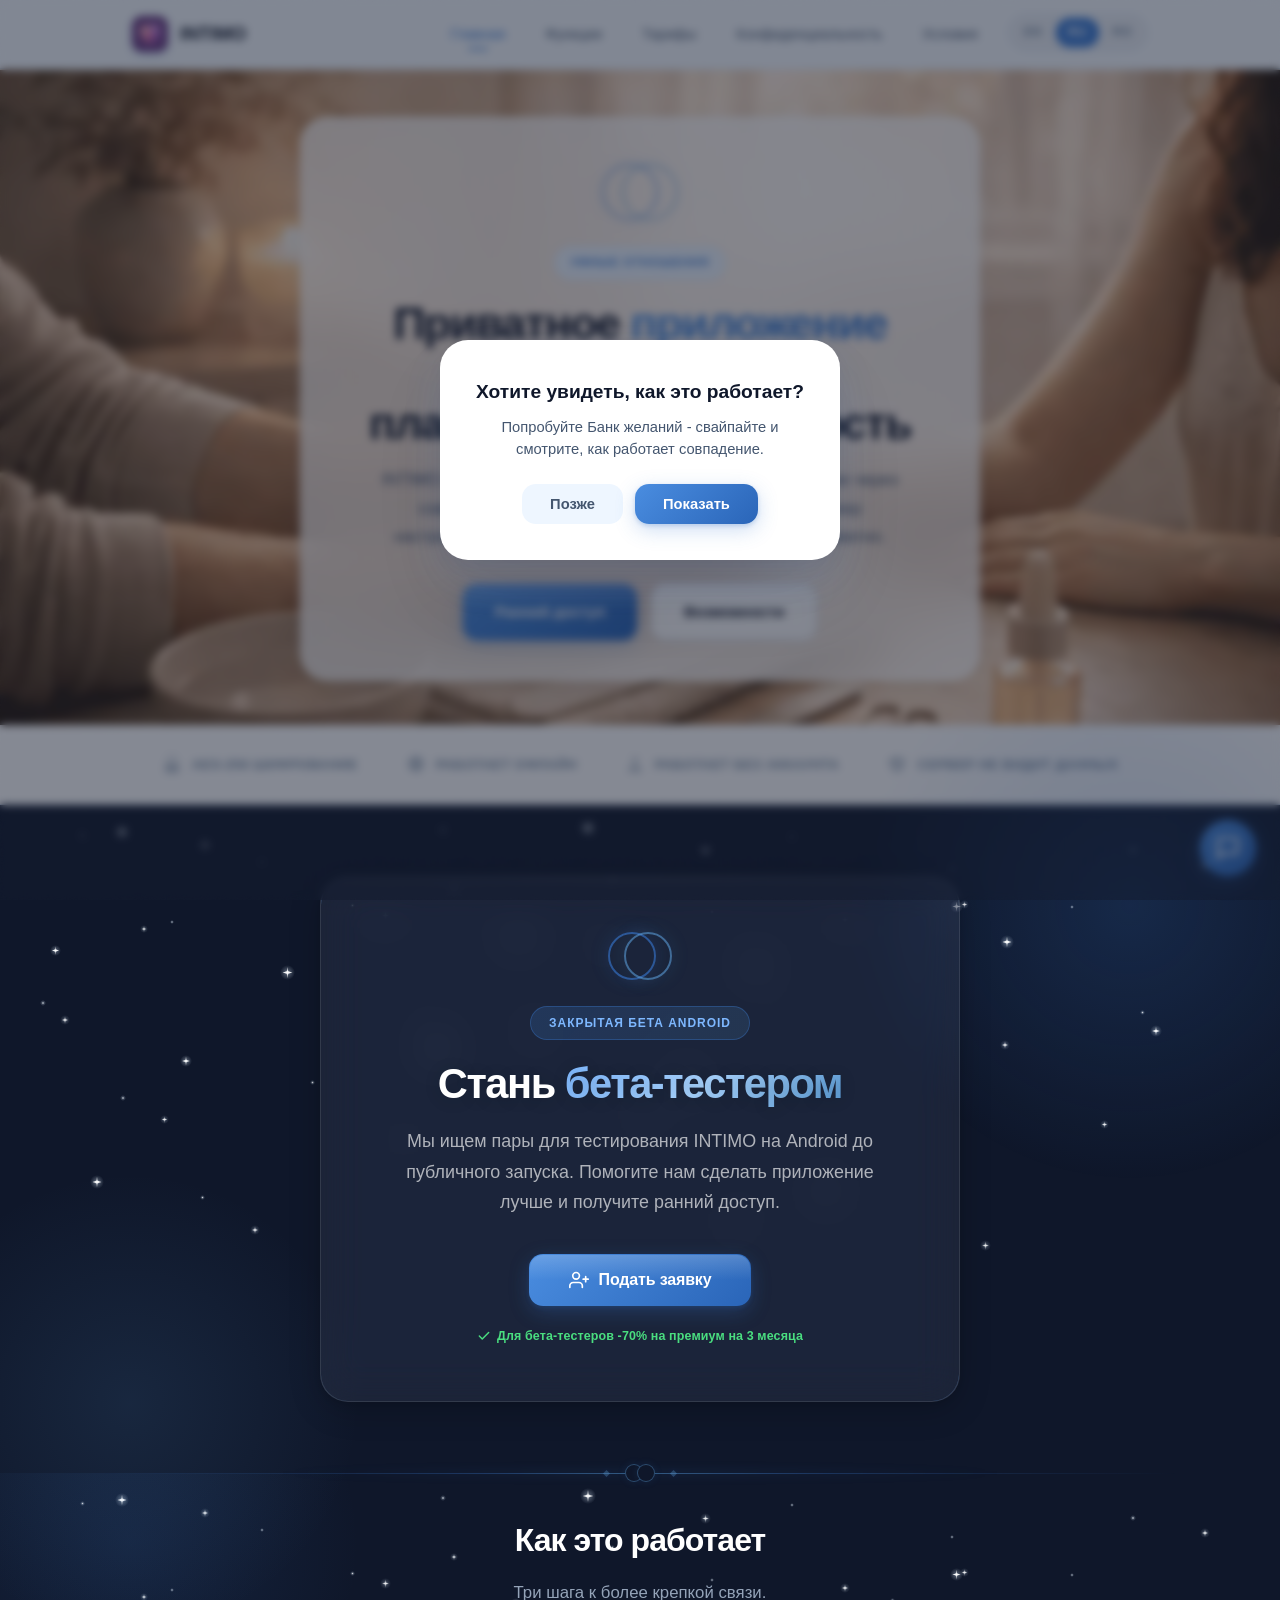
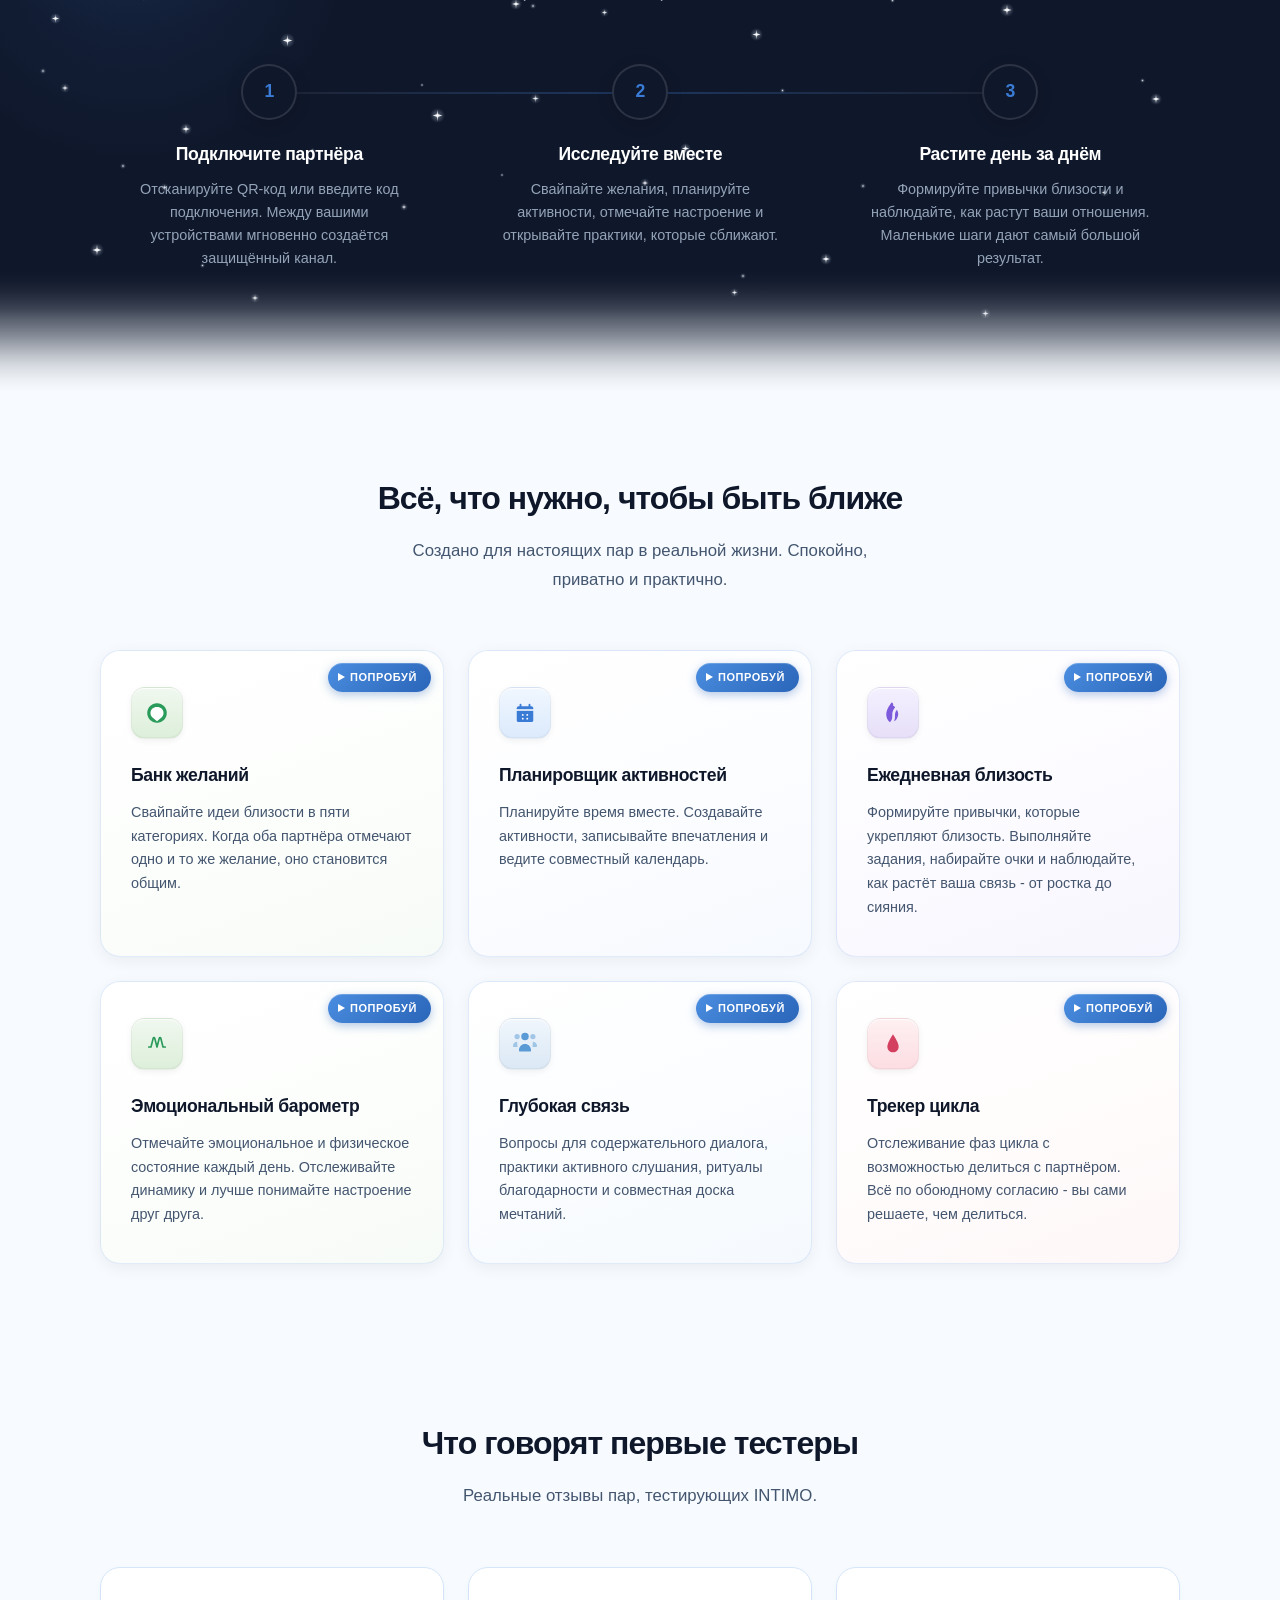
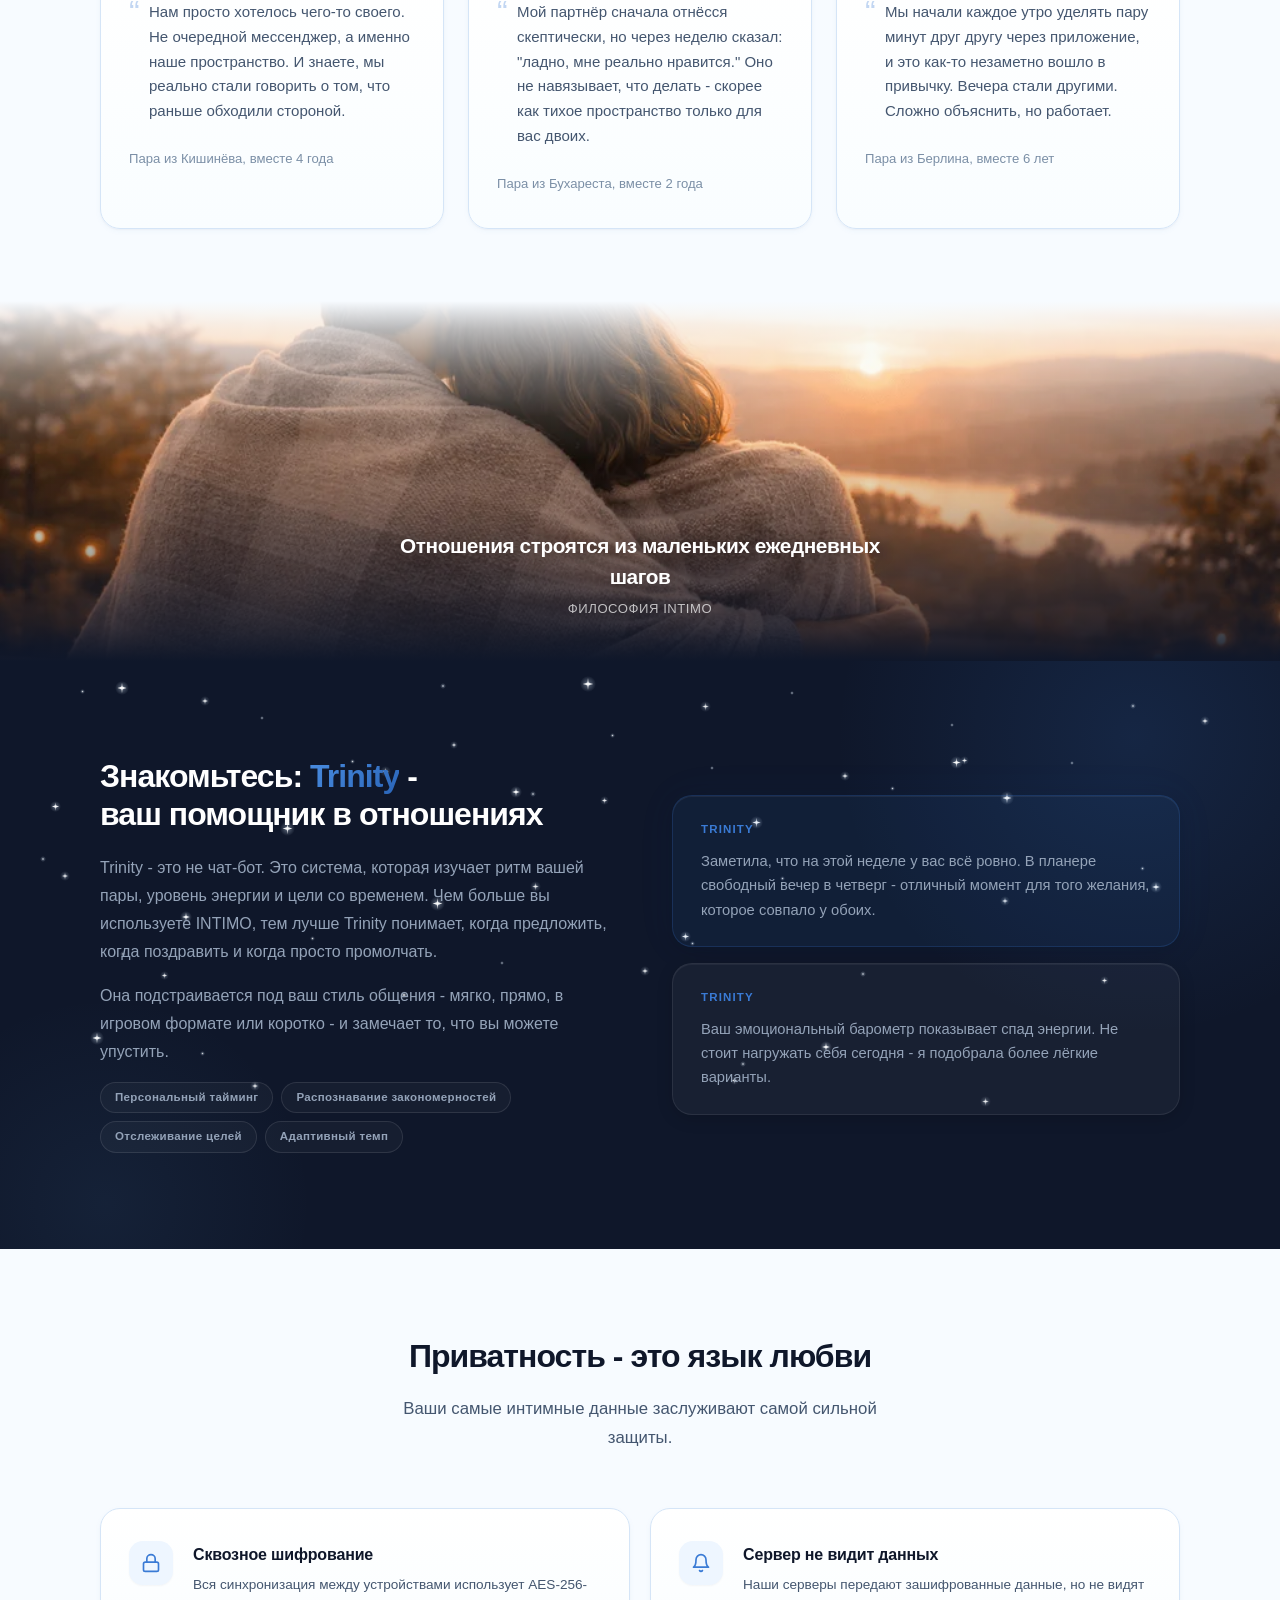
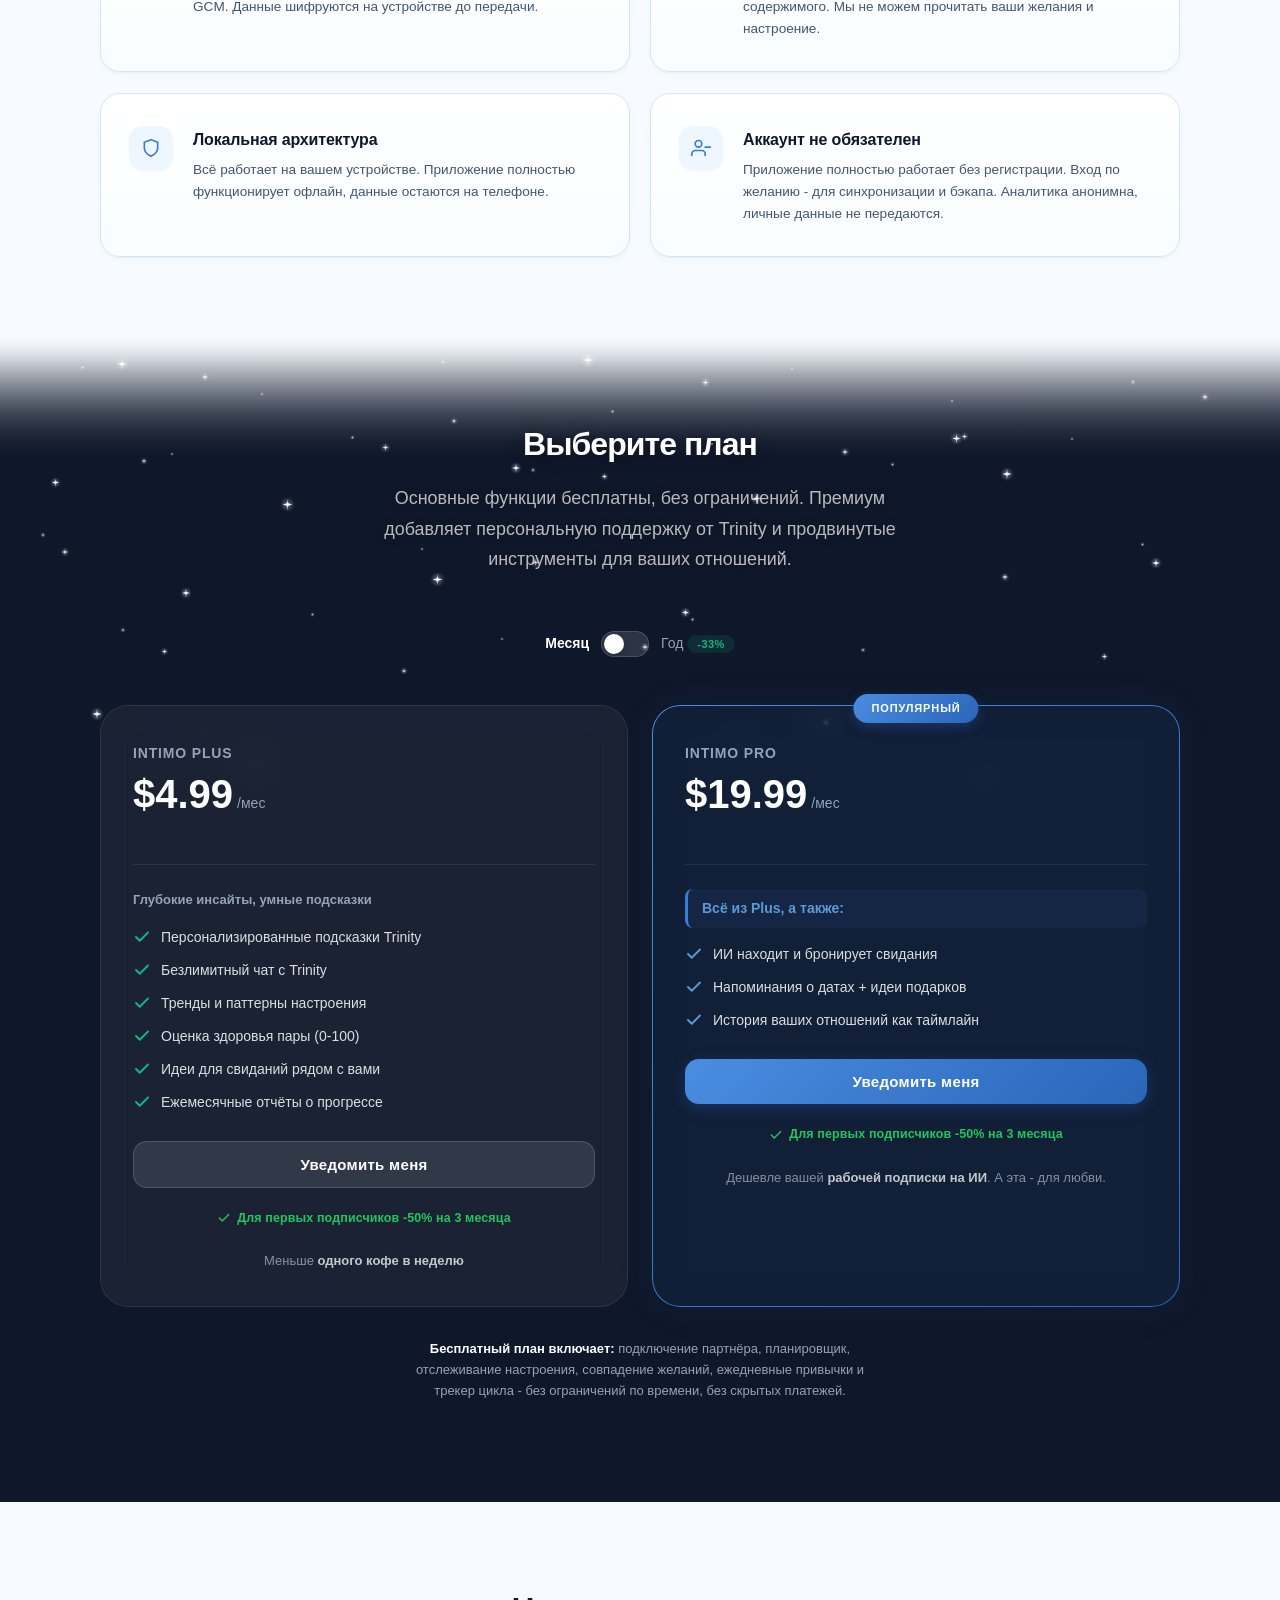
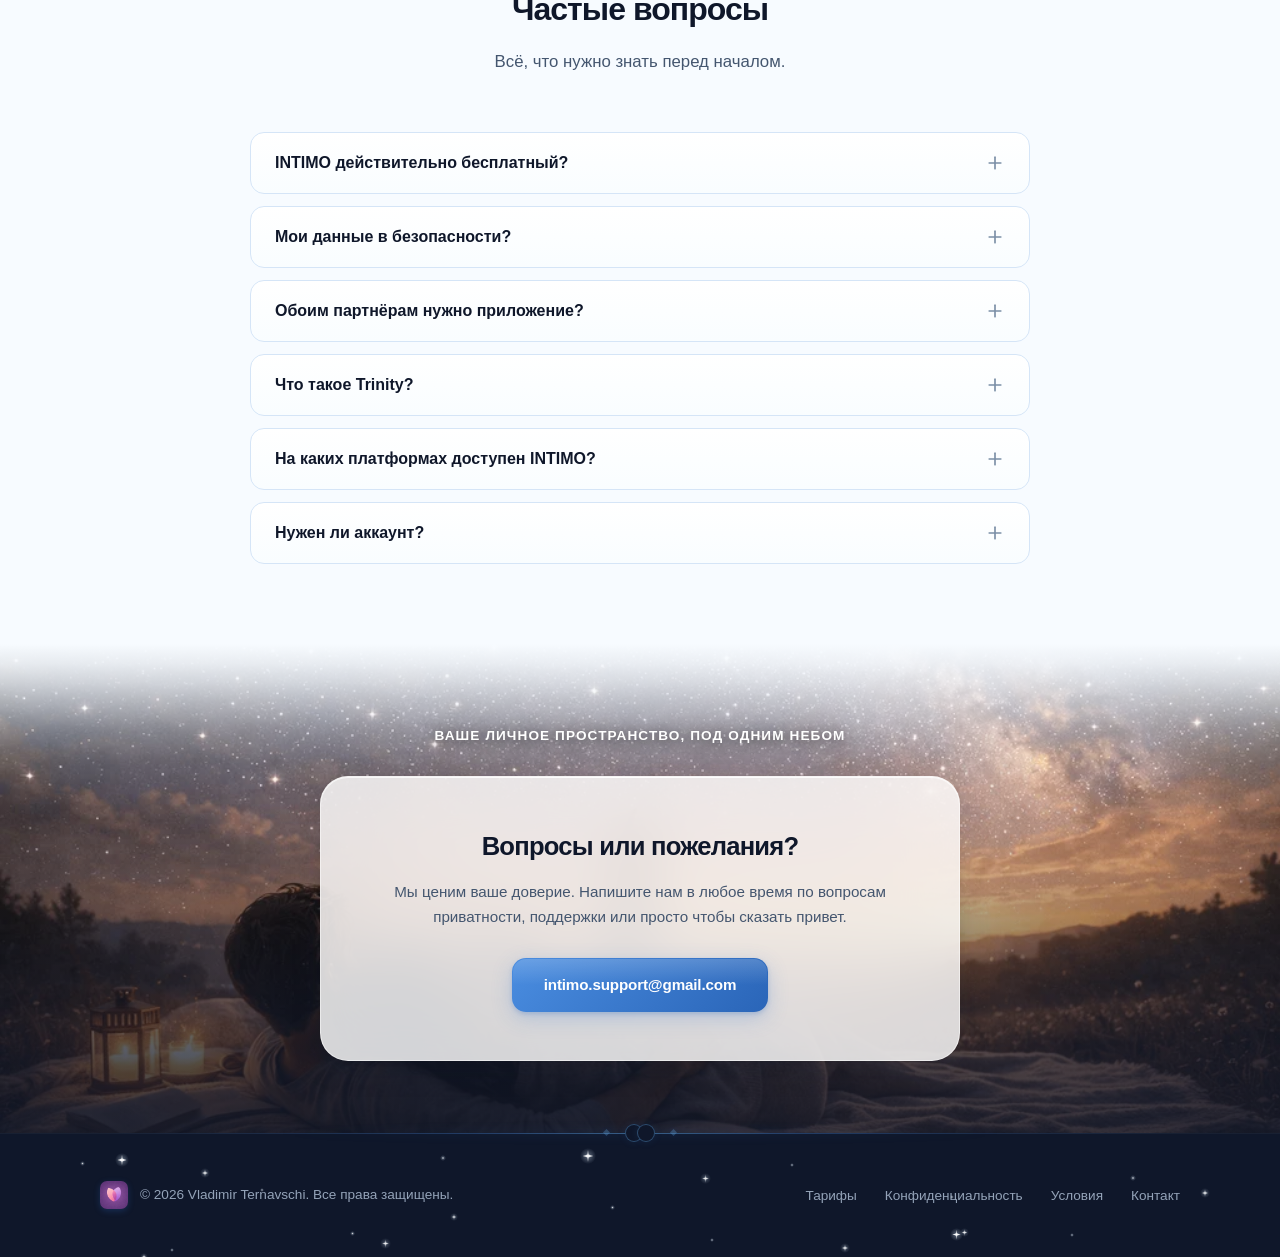
<file: ru/index.html>
<!DOCTYPE html>
<html lang="ru">
<head>
  <meta charset="UTF-8">
  <script async src="https://www.googletagmanager.com/gtag/js?id=G-GW3P6Z5JPG"></script>
  <script>window.dataLayer=window.dataLayer||[];function gtag(){dataLayer.push(arguments)}gtag("js",new Date());gtag("config","G-GW3P6Z5JPG")</script>
  <script>if(location.hostname==="www.intimo.pro")location.replace(location.href.replace("www.intimo.pro","intimo.pro"));</script>
  <meta name="viewport" content="width=device-width, initial-scale=1.0">
  <title>INTIMO - Приватное приложение для пар и близости</title>
  <meta name="description" content="INTIMO - приложение для пар: совпадение желаний, планирование, трекер настроения и ИИ-помощник Trinity. Зашифровано, работает офлайн. Бесплатно.">
  <meta name="keywords" content="приложение для пар, приложение для отношений, совпадение желаний, планировщик для пар, трекер настроения пары, приватное приложение для пар, ежедневная близость, приложение для близости">
  <meta property="og:title" content="INTIMO - Приватное приложение для пар: желания, планирование, близость">
  <meta property="og:description" content="Зашифрованное приложение для пар с совпадением желаний, планированием, трекером настроения и ИИ-помощником. Работает офлайн.">
  <meta property="og:type" content="website">
  <meta property="og:url" content="https://intimo.pro/ru/">
  <meta property="og:site_name" content="INTIMO">
  <meta property="og:image" content="https://intimo.pro/assets/og-image.png">
  <meta property="og:image:width" content="1200">
  <meta property="og:image:height" content="630">
  <meta property="og:image:type" content="image/png">
  <meta name="twitter:card" content="summary_large_image">
  <meta name="twitter:title" content="INTIMO - Приватное приложение для пар">
  <meta name="twitter:description" content="Совпадение желаний, планирование, трекер настроения и ИИ-помощник Trinity. Бесплатно, работает офлайн.">
  <meta name="twitter:image" content="https://intimo.pro/assets/og-image.png">
    <meta name="theme-color" content="#3a7bd5">
    <meta name="referrer" content="strict-origin-when-cross-origin">
    <meta http-equiv="Content-Security-Policy" content="default-src 'self'; script-src 'self' 'unsafe-inline' https://www.googletagmanager.com; style-src 'self' 'unsafe-inline' https://fonts.googleapis.com; img-src 'self' data: https:; font-src 'self' https://fonts.gstatic.com; connect-src 'self' https://naxuunwntqxhjpqzvmos.supabase.co https://www.google-analytics.com https://www.googletagmanager.com; frame-src 'none'; object-src 'none'; base-uri 'self'; form-action 'self'">
    <meta http-equiv="X-Content-Type-Options" content="nosniff">
  <meta name="author" content="Vladimir Ternavschi">
  <link rel="canonical" href="https://intimo.pro/ru/">
  <link rel="alternate" hreflang="en" href="https://intimo.pro/">
  <link rel="alternate" hreflang="ru" href="https://intimo.pro/ru/">
  <link rel="alternate" hreflang="ro" href="https://intimo.pro/ro/">
  <link rel="alternate" hreflang="x-default" href="https://intimo.pro/">
  <link rel="icon" href="../assets/images/app-icon.png" type="image/png">
  <link rel="apple-touch-icon" href="../assets/images/app-icon.png">
  <link rel="preconnect" href="https://fonts.googleapis.com">
  <link rel="preconnect" href="https://fonts.gstatic.com" crossorigin>
  <link rel="stylesheet" href="https://fonts.googleapis.com/css2?family=Inter:wght@400;500;600;700&family=Plus+Jakarta+Sans:wght@700;800&display=swap" crossorigin="anonymous">
  <link rel="preload" as="image" href="../assets/images/hero-couple.webp" type="image/webp">
  <link rel="stylesheet" href="../assets/styles.css">
  <script type="application/ld+json">
  {"@context":"https://schema.org","@type":"SoftwareApplication","name":"INTIMO","applicationCategory":"LifestyleApplication","operatingSystem":"Android","description":"Приложение для пар: планирование, совпадение желаний, настроение и умные подсказки. Сквозное шифрование.","url":"https://intimo.pro/ru/","author":{"@type":"Person","name":"Vladimir Ternavschi"},"offers":[{"@type":"Offer","name":"Free","price":"0","priceCurrency":"USD","description":"Подключение партнёра, планировщик, настроение, желания, привычки, трекер цикла"},{"@type":"Offer","name":"Intimo Plus","price":"4.99","priceCurrency":"USD","description":"Персональная поддержка Trinity, безлимитный чат, тренды настроения, оценка здоровья пары","availability":"https://schema.org/PreOrder"},{"@type":"Offer","name":"Intimo Pro","price":"19.99","priceCurrency":"USD","description":"ИИ бронирует свидания, напоминания о датах, история отношений","availability":"https://schema.org/PreOrder"}]}
  </script>
  <script type="application/ld+json">
  {"@context":"https://schema.org","@type":"FAQPage","mainEntity":[{"@type":"Question","name":"INTIMO действительно бесплатный?","acceptedAnswer":{"@type":"Answer","text":"Да. Подключение партнёра, планировщик, настроение, желания, привычки и трекер цикла полностью бесплатны без ограничений."}},{"@type":"Question","name":"Мои данные в безопасности?","acceptedAnswer":{"@type":"Answer","text":"Все данные шифруются AES-256-GCM на устройстве. Серверы не могут прочитать содержимое."}},{"@type":"Question","name":"Обоим партнёрам нужно приложение?","acceptedAnswer":{"@type":"Answer","text":"Для совместных функций - да. Многие функции работают и по отдельности."}},{"@type":"Question","name":"Что такое Trinity?","acceptedAnswer":{"@type":"Answer","text":"Персональный помощник в отношениях, который изучает ритм пары и даёт рекомендации. Доступен в премиум."}},{"@type":"Question","name":"На каких платформах доступен INTIMO?","acceptedAnswer":{"@type":"Answer","text":"Сначала Android, iOS - в ближайшем будущем."}},{"@type":"Question","name":"Нужен ли аккаунт?","acceptedAnswer":{"@type":"Answer","text":"Нет. Приложение работает без регистрации. Вход по желанию для бэкапа и синхронизации."}}]}
  </script>
</head>
<body>
  <a href="#main" class="skip-nav">Перейти к содержимому</a>

  <header class="site-header">
    <div class="header-inner">
      <a href="/ru/" class="logo">
        <span class="logo-mark"><img src="../assets/images/app-icon.png" alt="INTIMO"></span>
        INTIMO
      </a>
      <button class="menu-toggle" aria-label="Меню" onclick="document.querySelector('.nav-links').classList.toggle('open')">
        <svg viewBox="0 0 24 24" fill="none" stroke="currentColor" stroke-width="2" stroke-linecap="round"><line x1="3" y1="6" x2="21" y2="6"/><line x1="3" y1="12" x2="21" y2="12"/><line x1="3" y1="18" x2="21" y2="18"/></svg>
      </button>
      <ul class="nav-links">
        <li><a href="/ru/" class="active">Главная</a></li>
        <li><a href="#features">Функции</a></li>
        <li><a href="#pricing">Тарифы</a></li>
        <li><a href="/ru/privacy/">Конфиденциальность</a></li>
        <li><a href="/ru/terms/">Условия</a></li>
        <li><span class="lang-switch"><a href="/">EN</a><a href="/ru/" class="active">RU</a><a href="/ro/">RO</a></span></li>
      </ul>
    </div>
  </header>

  <main id="main">

    <!-- Hero -->
    <section class="hero starfield">
      <div class="stars"></div>
      <div class="hero-bg-image">
        <picture>
          <source srcset="../assets/images/hero-couple.webp" type="image/webp">
          <img src="../assets/images/hero-couple.png" alt="Пара использует приватное приложение INTIMO для совпадения желаний и ежедневной близости" width="1024" height="682" loading="eager">
        </picture>
      </div>
      <div class="hero-inner">
        <div class="connection-symbol">
          <span class="ring ring-1"></span>
          <span class="ring ring-2"></span>
        </div>
        <span class="hero-badge">Умные отношения</span>
        <h1>Приватное <span class="em">приложение для пар</span> - забота, планирование и близость</h1>
        <p>INTIMO помогает вам и вашему партнёру оставаться ближе через совместное планирование, совпадение желаний, трекер настроения и умные подсказки - всё зашифровано и приватно.</p>
        <div class="hero-actions">
          <a href="#pricing" class="btn btn-primary">Ранний доступ</a>
          <a href="#features" class="btn btn-outline">Возможности</a>
        </div>
      </div>
    </section>

    <!-- Trust strip -->
    <div class="trust-strip">
      <div class="trust-inner">
        <div class="trust-item">
          <svg class="trust-icon" viewBox="0 0 20 20" fill="currentColor"><path fill-rule="evenodd" d="M10 1a4.5 4.5 0 00-4.5 4.5V9H5a2 2 0 00-2 2v6a2 2 0 002 2h10a2 2 0 002-2v-6a2 2 0 00-2-2h-.5V5.5A4.5 4.5 0 0010 1zm3 8V5.5a3 3 0 10-6 0V9h6z" clip-rule="evenodd"/></svg>
          AES-256 шифрование
        </div>
        <div class="trust-item">
          <svg class="trust-icon" viewBox="0 0 20 20" fill="currentColor"><path d="M2 10a8 8 0 1116 0 8 8 0 01-16 0zm6.39-2.908a.75.75 0 01.766.027l3.5 2.25a.75.75 0 010 1.262l-3.5 2.25A.75.75 0 018 12.25v-4.5a.75.75 0 01.39-.658z"/></svg>
          Работает офлайн
        </div>
        <div class="trust-item">
          <svg class="trust-icon" viewBox="0 0 20 20" fill="currentColor"><path fill-rule="evenodd" d="M10 9a3 3 0 100-6 3 3 0 000 6zm-7 9a7 7 0 1114 0H3z" clip-rule="evenodd"/></svg>
          Работает без аккаунта
        </div>
        <div class="trust-item">
          <svg class="trust-icon" viewBox="0 0 20 20" fill="currentColor"><path fill-rule="evenodd" d="M2.166 4.999A11.954 11.954 0 0010 1.944 11.954 11.954 0 0017.834 5c.11.65.166 1.32.166 2.001 0 5.225-3.34 9.67-8 11.317C5.34 16.67 2 12.225 2 7c0-.682.057-1.35.166-2.001zm11.541 3.708a1 1 0 00-1.414-1.414L9 10.586 7.707 9.293a1 1 0 00-1.414 1.414l2 2a1 1 0 001.414 0l4-4z" clip-rule="evenodd"/></svg>
          Сервер не видит данных
        </div>
      </div>
    </div>

    <!-- Beta signup -->
    <section class="beta-banner starfield" id="beta">
      <div class="stars"></div>
      <div class="beta-glow beta-glow-1"></div>
      <div class="beta-glow beta-glow-2"></div>
      <div class="beta-inner">
        <div class="beta-card reveal">
          <div class="beta-rings">
            <span class="beta-ring beta-ring-1"></span>
            <span class="beta-ring beta-ring-2"></span>
          </div>
          <span class="beta-badge">Закрытая бета Android</span>
          <h2>Стань <span class="em">бета-тестером</span></h2>
          <p>Мы ищем пары для тестирования INTIMO на Android до публичного запуска. Помогите нам сделать приложение лучше и получите ранний доступ.</p>
          <button class="btn-beta" onclick="document.getElementById('betaOverlay').classList.add('open')">
            <svg viewBox="0 0 24 24" fill="none" stroke="currentColor" stroke-width="2" stroke-linecap="round" stroke-linejoin="round"><path d="M16 21v-2a4 4 0 00-4-4H5a4 4 0 00-4 4v2"/><circle cx="8.5" cy="7" r="4"/><line x1="20" y1="8" x2="20" y2="14"/><line x1="23" y1="11" x2="17" y2="11"/></svg>
            Подать заявку
          </button>
          <span class="perk-line">
            <svg viewBox="0 0 24 24" fill="none" stroke="currentColor" stroke-width="2.5" stroke-linecap="round" stroke-linejoin="round"><polyline points="20 6 9 17 4 12"/></svg>
            Для бета-тестеров -70% на премиум на 3 месяца
          </span>
        </div>
      </div>
    </section>

    <!-- Beta modal -->
    <div class="beta-overlay" id="betaOverlay" onclick="if(event.target===this)this.classList.remove('open')">
      <div class="beta-modal">
        <button class="beta-modal-close" onclick="document.getElementById('betaOverlay').classList.remove('open')" aria-label="Закрыть">
          <svg width="18" height="18" viewBox="0 0 24 24" fill="none" stroke="currentColor" stroke-width="2" stroke-linecap="round"><line x1="18" y1="6" x2="6" y2="18"/><line x1="6" y1="6" x2="18" y2="18"/></svg>
        </button>
        <div id="betaForm">
          <h3>Присоединиться к бете</h3>
          <p class="beta-modal-sub">У обоих партнёров должны быть Android-устройства для участия.</p>
          <div class="beta-field">
            <label for="betaName">Ваше имя</label>
            <input type="text" id="betaName" autocomplete="name" placeholder="Алексей" required>
          </div>
          <div class="beta-field">
            <label for="betaEmail">Ваш email</label>
            <input type="email" id="betaEmail" autocomplete="email" placeholder="alex@example.com" required>
          </div>
          <div class="beta-field">
            <label for="betaDevice">Модель Android-устройства (необязательно)</label>
            <input type="text" id="betaDevice" autocomplete="off" placeholder="Samsung Galaxy S24">
          </div>
          <div class="beta-field">
            <label for="betaPartnerEmail">Email партнёра</label>
            <input type="email" id="betaPartnerEmail" autocomplete="off" placeholder="partner@example.com" required>
          </div>
          <label class="beta-checkbox">
            <input type="checkbox" id="betaConsent">
            <span>Мой партнёр знает об этом и согласен участвовать в бета-тестировании.</span>
          </label>
          <div class="beta-error" id="betaError" data-err-name="Пожалуйста, введите корректное имя (буквы, пробелы, дефисы, 2-50 символов)." data-err-email="Пожалуйста, введите корректный email." data-err-device="Модель устройства содержит недопустимые символы." data-err-partner="Пожалуйста, введите корректный email партнёра." data-err-same="Email партнёра должен отличаться от вашего." data-err-consent="Пожалуйста, подтвердите согласие партнёра." data-err-wait="Подождите несколько секунд перед повторной попыткой." data-err-generic="Что-то пошло не так. Попробуйте ещё раз." data-err-network="Ошибка сети. Попробуйте ещё раз."></div>
          <button class="btn-beta-submit" id="betaSubmit" data-loading="Отправка..." onclick="submitBeta()">Отправить заявку</button>
        </div>
        <div id="betaSuccess" class="beta-success" style="display:none">
          <div class="beta-success-icon">
            <svg viewBox="0 0 24 24" fill="none" stroke="currentColor" stroke-width="2.5" stroke-linecap="round" stroke-linejoin="round"><polyline points="20 6 9 17 4 12"/></svg>
          </div>
          <span class="beta-success-badge">Заявка принята</span>
          <h3>Вы в деле!</h3>
          <p class="beta-success-text">Ваша заявка успешно отправлена. Мы рассмотрим её и отправим приглашение на вашу почту.</p>
          <div class="beta-success-divider"></div>
          <div class="beta-success-note">
            <svg viewBox="0 0 24 24" fill="none" stroke="currentColor" stroke-width="2" stroke-linecap="round" stroke-linejoin="round"><circle cx="12" cy="12" r="10"/><line x1="12" y1="16" x2="12" y2="12"/><line x1="12" y1="8" x2="12.01" y2="8"/></svg>
            <span>Если все места будут заняты, наша команда свяжется с вами. Проверяйте входящие и папку спам.</span>
          </div>
        </div>
      </div>
    </div>

    <!-- Divider -->
    <div class="beta-divider">
      <span class="beta-divider-diamond"></span>
      <div class="beta-divider-rings">
        <span class="beta-divider-ring"></span>
        <span class="beta-divider-ring"></span>
      </div>
      <span class="beta-divider-diamond"></span>
    </div>

    <!-- How it works -->
    <section class="how-it-works starfield">
      <div class="stars"></div>
      <div class="how-inner">
        <div class="section-header reveal">
          <h2>Как это работает</h2>
          <p>Три шага к более крепкой связи.</p>
        </div>
        <div class="steps-grid">
          <div class="step-card reveal reveal-delay-1">
            <div class="step-number">1</div>
            <h3>Подключите партнёра</h3>
            <p>Отсканируйте QR-код или введите код подключения. Между вашими устройствами мгновенно создаётся защищённый канал.</p>
          </div>
          <div class="step-card reveal reveal-delay-2">
            <div class="step-number">2</div>
            <h3>Исследуйте вместе</h3>
            <p>Свайпайте желания, планируйте активности, отмечайте настроение и открывайте практики, которые сближают.</p>
          </div>
          <div class="step-card reveal reveal-delay-3">
            <div class="step-number">3</div>
            <h3>Растите день за днём</h3>
            <p>Формируйте привычки близости и наблюдайте, как растут ваши отношения. Маленькие шаги дают самый большой результат.</p>
          </div>
        </div>
      </div>
    </section>

    <!-- Core features -->
    <section id="features" class="features">
      <div class="features-inner">
        <div class="features-header reveal">
          <h2>Всё, что нужно, чтобы быть ближе</h2>
          <p>Создано для настоящих пар в реальной жизни. Спокойно, приватно и практично.</p>
        </div>
        <div class="features-grid">
          <div class="feature-card reveal reveal-delay-1" data-demo="swipe" style="cursor:pointer" onclick="if(!window.openSwipeDemo){var s=document.createElement('script');s.src='../assets/demos/swipe.js';s.onload=function(){window.openSwipeDemo()};document.head.appendChild(s)}else{window.openSwipeDemo()}">
            <span class="demo-badge">Попробуй</span>
            <div class="feature-icon feature-icon-green">
              <svg width="24" height="24" viewBox="0 0 512 512" fill="#2a9b5a"><path d="M256 48C141.1 48 48 141.1 48 256s93.1 208 208 208 208-93.1 208-208S370.9 48 256 48zm0 0"/><circle cx="256" cy="256" r="208" fill="#2a9b5a" opacity="0.15"/><path d="M353.6 159.2c-24-21.6-55.2-33.6-88-33.6H272c-1.6 0-3.2 0-4.8.2h-22.4c-1.6-.2-3.2-.2-4.8-.2h6.4c-32.8 0-64 12-88 33.6-27.2 24.8-41.6 58.4-41.6 94.4 0 36.8 15.2 71.2 42.4 96L256 432l96.8-82.4c27.2-24.8 42.4-59.2 42.4-96 0-36-14.4-69.6-41.6-94.4z" fill="#fff"/></svg>
            </div>
            <h3>Банк желаний</h3>
            <p>Свайпайте идеи близости в пяти категориях. Когда оба партнёра отмечают одно и то же желание, оно становится общим.</p>
          </div>
          <div class="feature-card reveal reveal-delay-2" data-demo="planner" style="cursor:pointer" onclick="if(!window.openPlannerDemo){var s=document.createElement('script');s.src='../assets/demos/planner.js';s.onload=function(){window.openPlannerDemo()};document.head.appendChild(s)}else{window.openPlannerDemo()}">
            <span class="demo-badge">Попробуй</span>
            <div class="feature-icon feature-icon-blue">
              <svg width="24" height="24" viewBox="0 0 512 512" fill="#3a7bd5"><rect x="80" y="112" width="352" height="336" rx="40" ry="40"/><path d="M80 192h352" stroke="#fff" stroke-width="32" stroke-linecap="round"/><path d="M160 80v64M352 80v64" stroke="#3a7bd5" stroke-width="40" stroke-linecap="round"/><circle cx="208" cy="296" r="20" fill="#fff"/><circle cx="304" cy="296" r="20" fill="#fff"/><circle cx="208" cy="376" r="20" fill="#fff"/><circle cx="304" cy="376" r="20" fill="#fff"/></svg>
            </div>
            <h3>Планировщик активностей</h3>
            <p>Планируйте время вместе. Создавайте активности, записывайте впечатления и ведите совместный календарь.</p>
          </div>
          <div class="feature-card reveal reveal-delay-3" data-demo="daily" style="cursor:pointer" onclick="if(!window.openDailyDemo){var s=document.createElement('script');s.src='../assets/demos/daily.js';s.onload=function(){window.openDailyDemo()};document.head.appendChild(s)}else{window.openDailyDemo()}">
            <span class="demo-badge">Попробуй</span>
            <div class="feature-icon feature-icon-violet">
              <svg width="24" height="24" viewBox="0 0 512 512" fill="#7c5adb"><path d="M259.9 61.4l-5.6-7.8c-5-7-9.6-13.4-15.2-19.8a8 8 0 00-12.4.4c-23.8 30.6-42 56-56.4 79.2-19.4 31-33.2 59.6-43.2 89.8A242.4 242.4 0 00112 280c0 68 26 128.4 73.2 170a7.8 7.8 0 0011-1c18.4-21.4 30.4-42.8 36.8-65.2 5.8-20.2 7.4-41.8 7.4-72.8v-28c0-30.8 5.4-57.2 17-83 9.6-21.2 23.2-41 41.6-60.8a7.8 7.8 0 00-1-11.4 196.2 196.2 0 00-38.1-26.4zM340 185.4c-9 10.8-16.4 21.4-22.4 32.4-13.2 24.2-19.6 50.6-19.6 83v28c0 29.4-1.4 49.4-6.6 67.8a171 171 0 01-14.8 37.6c28.2-14 51.2-37.4 66.8-67.8A220.6 220.6 0 00368 280a242 242 0 00-28-94.6z" fill="#7c5adb"/></svg>
            </div>
            <h3>Ежедневная близость</h3>
            <p>Формируйте привычки, которые укрепляют близость. Выполняйте задания, набирайте очки и наблюдайте, как растёт ваша связь - от ростка до сияния.</p>
          </div>
          <div class="feature-card reveal reveal-delay-1" data-demo="barometer" style="cursor:pointer" onclick="if(!window.openBarometerDemo){var s=document.createElement('script');s.src='../assets/demos/barometer.js';s.onload=function(){window.openBarometerDemo()};document.head.appendChild(s)}else{window.openBarometerDemo()}">
            <span class="demo-badge">Попробуй</span>
            <div class="feature-icon feature-icon-green">
              <svg width="24" height="24" viewBox="0 0 512 512" fill="#2a9b5a"><path d="M432 320H384l-47.4-188.7a16 16 0 00-31-.2L256 320l-49.4-188.7a16 16 0 00-31-.2L128 320H80" fill="none" stroke="#2a9b5a" stroke-width="36" stroke-linecap="round" stroke-linejoin="round"/></svg>
            </div>
            <h3>Эмоциональный барометр</h3>
            <p>Отмечайте эмоциональное и физическое состояние каждый день. Отслеживайте динамику и лучше понимайте настроение друг друга.</p>
          </div>
          <div class="feature-card reveal reveal-delay-2" data-demo="questions" style="cursor:pointer" onclick="if(!window.openQuestionsDemo){var s=document.createElement('script');s.src='../assets/demos/questions.js';s.onload=function(){window.openQuestionsDemo()};document.head.appendChild(s)}else{window.openQuestionsDemo()}">
            <span class="demo-badge">Попробуй</span>
            <div class="feature-icon feature-icon-sky">
              <svg width="24" height="24" viewBox="0 0 512 512" fill="#5b9bd5"><path d="M336 96a80 80 0 10-160 0 80 80 0 00160 0zM256 256c-70.7 0-128 57.3-128 128v16a16 16 0 0016 16h224a16 16 0 0016-16v-16c0-70.7-57.3-128-128-128z"/><path d="M144 96a56 56 0 10-112 0 56 56 0 00112 0zM88 208c-51 0-88 37-88 88v8a16 16 0 0016 16h80" fill="#5b9bd5" opacity="0.5"/><path d="M480 96a56 56 0 10-112 0 56 56 0 00112 0zM424 208c51 0 88 37 88 88v8a16 16 0 01-16 16h-80" fill="#5b9bd5" opacity="0.5"/></svg>
            </div>
            <h3>Глубокая связь</h3>
            <p>Вопросы для содержательного диалога, практики активного слушания, ритуалы благодарности и совместная доска мечтаний.</p>
          </div>
          <div class="feature-card reveal reveal-delay-3" data-demo="cycle" style="cursor:pointer" onclick="if(!window.openCycleDemo){var s=document.createElement('script');s.src='../assets/demos/cycle.js';s.onload=function(){window.openCycleDemo()};document.head.appendChild(s)}else{window.openCycleDemo()}">
            <span class="demo-badge">Попробуй</span>
            <div class="feature-icon feature-icon-rose">
              <svg width="24" height="24" viewBox="0 0 512 512" fill="#d44060"><path d="M256 48l-2.3 3.2C230.8 84 136 225 136 312c0 66.2 53.8 120 120 120s120-53.8 120-120c0-87-94.8-228-117.7-260.8z"/></svg>
            </div>
            <h3>Трекер цикла</h3>
            <p>Отслеживание фаз цикла с возможностью делиться с партнёром. Всё по обоюдному согласию - вы сами решаете, чем делиться.</p>
          </div>
        </div>
      </div>
    </section>

    <!-- Social proof -->
    <section class="social-proof">
      <div class="social-proof-inner">
        <div class="section-header reveal">
          <h2>Что говорят первые тестеры</h2>
          <p>Реальные отзывы пар, тестирующих INTIMO.</p>
        </div>
        <div class="testimonials-grid">
          <div class="testimonial-card reveal reveal-delay-1">
            <p class="testimonial-quote">Нам просто хотелось чего-то своего. Не очередной мессенджер, а именно наше пространство. И знаете, мы реально стали говорить о том, что раньше обходили стороной.</p>
            <span class="testimonial-author">Пара из Кишинёва, вместе 4 года</span>
          </div>
          <div class="testimonial-card reveal reveal-delay-2">
            <p class="testimonial-quote">Мой партнёр сначала отнёсся скептически, но через неделю сказал: "ладно, мне реально нравится." Оно не навязывает, что делать - скорее как тихое пространство только для вас двоих.</p>
            <span class="testimonial-author">Пара из Бухареста, вместе 2 года</span>
          </div>
          <div class="testimonial-card reveal reveal-delay-3">
            <p class="testimonial-quote">Мы начали каждое утро уделять пару минут друг другу через приложение, и это как-то незаметно вошло в привычку. Вечера стали другими. Сложно объяснить, но работает.</p>
            <span class="testimonial-author">Пара из Берлина, вместе 6 лет</span>
          </div>
        </div>
      </div>
    </section>

    <!-- Visual break -->
    <div class="visual-break">
      <picture>
        <source srcset="../assets/images/sunset-moment.webp" type="image/webp">
        <img src="../assets/images/sunset-moment.png" alt="Пара формирует привычки ежедневной близости с приложением INTIMO" width="1024" height="682" loading="lazy">
      </picture>
      <div class="visual-break-text">
        <p>Отношения строятся из маленьких ежедневных шагов</p>
        <span>Философия INTIMO</span>
      </div>
    </div>

    <!-- Trinity spotlight -->
    <section class="spotlight starfield">
      <div class="stars"></div>
      <div class="spotlight-inner">
        <div class="spotlight-content reveal">
          <h2>Знакомьтесь: <span class="em">Trinity</span> - <br>ваш помощник в отношениях</h2>
          <p>Trinity - это не чат-бот. Это система, которая изучает ритм вашей пары, уровень энергии и цели со временем. Чем больше вы используете INTIMO, тем лучше Trinity понимает, когда предложить, когда поздравить и когда просто промолчать.</p>
          <p>Она подстраивается под ваш стиль общения - мягко, прямо, в игровом формате или коротко - и замечает то, что вы можете упустить.</p>
          <div class="trinity-tags">
            <span class="trinity-tag">Персональный тайминг</span>
            <span class="trinity-tag">Распознавание закономерностей</span>
            <span class="trinity-tag">Отслеживание целей</span>
            <span class="trinity-tag">Адаптивный темп</span>
          </div>
        </div>
        <div class="spotlight-visual reveal reveal-delay-2">
          <div class="trinity-bubble trinity-bubble-highlight">
            Заметила, что на этой неделе у вас всё ровно. В планере свободный вечер в четверг - отличный момент для того желания, которое совпало у обоих.
          </div>
          <div class="trinity-bubble">
            Ваш эмоциональный барометр показывает спад энергии. Не стоит нагружать себя сегодня - я подобрала более лёгкие варианты.
          </div>
        </div>
      </div>
    </section>

    <!-- Privacy & security -->
    <section class="privacy-section">
      <div class="privacy-inner">
        <div class="section-header reveal">
          <h2>Приватность - это язык любви</h2>
          <p>Ваши самые интимные данные заслуживают самой сильной защиты.</p>
        </div>
        <div class="privacy-grid">
          <div class="privacy-card reveal reveal-delay-1">
            <div class="privacy-card-icon">
              <svg width="20" height="20" viewBox="0 0 24 24" fill="none" stroke="#3a7bd5" stroke-width="2" stroke-linecap="round" stroke-linejoin="round"><rect x="3" y="11" width="18" height="11" rx="2" ry="2"/><path d="M7 11V7a5 5 0 0110 0v4"/></svg>
            </div>
            <div>
              <h3>Сквозное шифрование</h3>
              <p>Вся синхронизация между устройствами использует AES-256-GCM. Данные шифруются на устройстве до передачи.</p>
            </div>
          </div>
          <div class="privacy-card reveal reveal-delay-2">
            <div class="privacy-card-icon">
              <svg width="20" height="20" viewBox="0 0 24 24" fill="none" stroke="#3a7bd5" stroke-width="2" stroke-linecap="round" stroke-linejoin="round"><path d="M18 8A6 6 0 006 8c0 7-3 9-3 9h18s-3-2-3-9"/><path d="M13.73 21a2 2 0 01-3.46 0"/></svg>
            </div>
            <div>
              <h3>Сервер не видит данных</h3>
              <p>Наши серверы передают зашифрованные данные, но не видят содержимого. Мы не можем прочитать ваши желания и настроение.</p>
            </div>
          </div>
          <div class="privacy-card reveal reveal-delay-3">
            <div class="privacy-card-icon">
              <svg width="20" height="20" viewBox="0 0 24 24" fill="none" stroke="#3a7bd5" stroke-width="2" stroke-linecap="round" stroke-linejoin="round"><path d="M12 22s8-4 8-10V5l-8-3-8 3v7c0 6 8 10 8 10z"/></svg>
            </div>
            <div>
              <h3>Локальная архитектура</h3>
              <p>Всё работает на вашем устройстве. Приложение полностью функционирует офлайн, данные остаются на телефоне.</p>
            </div>
          </div>
          <div class="privacy-card reveal reveal-delay-1">
            <div class="privacy-card-icon">
              <svg width="20" height="20" viewBox="0 0 24 24" fill="none" stroke="#3a7bd5" stroke-width="2" stroke-linecap="round" stroke-linejoin="round"><path d="M17 21v-2a4 4 0 00-4-4H5a4 4 0 00-4 4v2"/><circle cx="9" cy="7" r="4"/><line x1="23" y1="11" x2="17" y2="11"/></svg>
            </div>
            <div>
              <h3>Аккаунт не обязателен</h3>
              <p>Приложение полностью работает без регистрации. Вход по желанию - для синхронизации и бэкапа. Аналитика анонимна, личные данные не передаются.</p>
            </div>
          </div>
        </div>
      </div>
    </section>

    <!-- Pricing -->
    <section id="pricing" class="pricing starfield">
      <div class="stars"></div>
      <div class="pricing-inner">
        <div class="section-header reveal">
          <h2>Выберите план</h2>
          <p>Основные функции бесплатны, без ограничений. Премиум добавляет персональную поддержку от Trinity и продвинутые инструменты для ваших отношений.</p>
        </div>
        <div class="pricing-toggle reveal">
          <span class="pricing-toggle-label active" data-period="monthly">Месяц</span>
          <div class="pricing-toggle-switch" onclick="this.classList.toggle('yearly');var y=this.classList.contains('yearly');this.previousElementSibling.classList.toggle('active',!y);this.nextElementSibling.classList.toggle('active',y);document.querySelectorAll('[data-mo]').forEach(function(e){e.textContent=y?e.dataset.yr:e.dataset.mo});document.querySelectorAll('[data-yrnote]').forEach(function(e){e.textContent=y?e.dataset.yrnote:''})"></div>
          <span class="pricing-toggle-label" data-period="yearly">Год <span class="pricing-save">-33%</span></span>
        </div>
        <div class="pricing-grid">
          <div class="pricing-card reveal reveal-delay-1">
            <div class="pricing-plan-name">Intimo Plus</div>
            <div class="pricing-price"><span class="pricing-price-amount" data-mo="$4.99" data-yr="$3.33">$4.99</span><span class="pricing-price-period">/мес</span></div>
            <div class="pricing-price-yearly" data-yrnote="$39.99 в год"></div>
            <div class="pricing-divider"></div>
            <div class="pricing-includes">Глубокие инсайты, умные подсказки</div>
            <ul class="pricing-features">
              <li><svg class="pricing-check" viewBox="0 0 24 24" fill="none" stroke="currentColor" stroke-width="2.5" stroke-linecap="round" stroke-linejoin="round"><polyline points="20 6 9 17 4 12"/></svg>Персонализированные подсказки Trinity</li>
              <li><svg class="pricing-check" viewBox="0 0 24 24" fill="none" stroke="currentColor" stroke-width="2.5" stroke-linecap="round" stroke-linejoin="round"><polyline points="20 6 9 17 4 12"/></svg>Безлимитный чат с Trinity</li>
              <li><svg class="pricing-check" viewBox="0 0 24 24" fill="none" stroke="currentColor" stroke-width="2.5" stroke-linecap="round" stroke-linejoin="round"><polyline points="20 6 9 17 4 12"/></svg>Тренды и паттерны настроения</li>
              <li><svg class="pricing-check" viewBox="0 0 24 24" fill="none" stroke="currentColor" stroke-width="2.5" stroke-linecap="round" stroke-linejoin="round"><polyline points="20 6 9 17 4 12"/></svg>Оценка здоровья пары (0-100)</li>
              <li><svg class="pricing-check" viewBox="0 0 24 24" fill="none" stroke="currentColor" stroke-width="2.5" stroke-linecap="round" stroke-linejoin="round"><polyline points="20 6 9 17 4 12"/></svg>Идеи для свиданий рядом с вами</li>
              <li><svg class="pricing-check" viewBox="0 0 24 24" fill="none" stroke="currentColor" stroke-width="2.5" stroke-linecap="round" stroke-linejoin="round"><polyline points="20 6 9 17 4 12"/></svg>Ежемесячные отчёты о прогрессе</li>
            </ul>
            <button class="pricing-cta notify" onclick="openInterest(this)">Уведомить меня</button>
            <span class="perk-line"><svg viewBox="0 0 24 24" fill="none" stroke="currentColor" stroke-width="2.5" stroke-linecap="round" stroke-linejoin="round"><polyline points="20 6 9 17 4 12"/></svg> Для первых подписчиков -50% на 3 месяца</span>
            <p class="pricing-analogy">Меньше <strong>одного кофе в неделю</strong></p>
          </div>
          <div class="pricing-card popular reveal reveal-delay-2">
            <div class="pricing-popular-badge">Популярный</div>
            <div class="pricing-plan-name">Intimo Pro</div>
            <div class="pricing-price"><span class="pricing-price-amount" data-mo="$19.99" data-yr="$13.33">$19.99</span><span class="pricing-price-period">/мес</span></div>
            <div class="pricing-price-yearly" data-yrnote="$149.99 в год"></div>
            <div class="pricing-divider"></div>
            <div class="pricing-includes">Всё из Plus, а также:</div>
            <ul class="pricing-features">
              <li><svg class="pricing-check" viewBox="0 0 24 24" fill="none" stroke="currentColor" stroke-width="2.5" stroke-linecap="round" stroke-linejoin="round"><polyline points="20 6 9 17 4 12"/></svg>ИИ находит и бронирует свидания</li>
              <li><svg class="pricing-check" viewBox="0 0 24 24" fill="none" stroke="currentColor" stroke-width="2.5" stroke-linecap="round" stroke-linejoin="round"><polyline points="20 6 9 17 4 12"/></svg>Напоминания о датах + идеи подарков</li>
              <li><svg class="pricing-check" viewBox="0 0 24 24" fill="none" stroke="currentColor" stroke-width="2.5" stroke-linecap="round" stroke-linejoin="round"><polyline points="20 6 9 17 4 12"/></svg>История ваших отношений как таймлайн</li>
            </ul>
            <button class="pricing-cta notify" onclick="openInterest(this)">Уведомить меня</button>
            <span class="perk-line"><svg viewBox="0 0 24 24" fill="none" stroke="currentColor" stroke-width="2.5" stroke-linecap="round" stroke-linejoin="round"><polyline points="20 6 9 17 4 12"/></svg> Для первых подписчиков -50% на 3 месяца</span>
            <p class="pricing-analogy">Дешевле вашей <strong>рабочей подписки на ИИ</strong>. А эта - для любви.</p>
          </div>
        </div>
        <p class="pricing-free-note reveal"><strong>Бесплатный план включает:</strong> подключение партнёра, планировщик, отслеживание настроения, совпадение желаний, ежедневные привычки и трекер цикла - без ограничений по времени, без скрытых платежей.</p>
      </div>
    </section>

    <!-- Early interest modal -->
    <div class="beta-overlay" id="interestOverlay" onclick="if(event.target===this)this.classList.remove('open')">
      <div class="beta-modal">
        <button class="beta-modal-close" onclick="document.getElementById('interestOverlay').classList.remove('open')" aria-label="Закрыть">
          <svg width="18" height="18" viewBox="0 0 24 24" fill="none" stroke="currentColor" stroke-width="2" stroke-linecap="round"><line x1="18" y1="6" x2="6" y2="18"/><line x1="6" y1="6" x2="18" y2="18"/></svg>
        </button>
        <div id="interestForm">
          <h3>Узнать первым</h3>
          <p class="beta-modal-sub">Будьте первыми, кто узнает о запуске премиум-планов.</p>
          <input type="hidden" id="interestPlan" value="">
          <div class="beta-field">
            <label for="interestName">Ваше имя</label>
            <input type="text" id="interestName" autocomplete="name" placeholder="Алексей" required>
          </div>
          <div class="beta-field">
            <label for="interestEmail">Ваш email</label>
            <input type="email" id="interestEmail" autocomplete="email" placeholder="alex@example.com" required>
          </div>
          <div class="beta-field">
            <label for="interestComment">Хотите что-то добавить? <span style="font-weight:400;color:var(--color-text-muted)">(необязательно)</span></label>
            <textarea id="interestComment" placeholder="Ваши пожелания, идеи, ожидания от премиум-функций..."></textarea>
          </div>
          <div class="beta-error" id="interestError" data-err-name="Пожалуйста, введите корректное имя." data-err-email="Пожалуйста, введите корректный email." data-err-comment="Комментарий должен быть до 500 символов." data-err-wait="Подождите несколько секунд." data-err-generic="Что-то пошло не так. Попробуйте ещё раз." data-err-network="Ошибка сети. Попробуйте ещё раз."></div>
          <button class="btn-beta-submit" id="interestSubmit" data-loading="Отправка..." onclick="submitInterest()">Уведомить меня</button>
        </div>
        <div id="interestSuccess" class="beta-success" style="display:none">
          <div class="beta-success-icon">
            <svg viewBox="0 0 24 24" fill="none" stroke="currentColor" stroke-width="2.5" stroke-linecap="round" stroke-linejoin="round"><polyline points="20 6 9 17 4 12"/></svg>
          </div>
          <span class="beta-success-badge">Вы в списке</span>
          <h3>Мы вас уведомим!</h3>
          <p class="beta-success-text">Вы будете среди первых, кто узнает о запуске премиум-планов. Спасибо за интерес!</p>
        </div>
      </div>
    </div>

    <!-- FAQ -->
    <section class="faq-section" id="faq">
      <div class="faq-inner">
        <div class="section-header reveal">
          <h2>Частые вопросы</h2>
          <p>Всё, что нужно знать перед началом.</p>
        </div>
        <div class="faq-grid">
          <div class="faq-item reveal">
            <button class="faq-question" onclick="this.parentElement.classList.toggle('open')">
              INTIMO действительно бесплатный?
              <svg viewBox="0 0 24 24" fill="none" stroke="currentColor" stroke-width="2" stroke-linecap="round"><line x1="12" y1="5" x2="12" y2="19"/><line x1="5" y1="12" x2="19" y2="12"/></svg>
            </button>
            <div class="faq-answer"><p>Да. Подключение партнёра, планировщик, настроение, желания, привычки и трекер цикла - полностью бесплатны без ограничений по времени. Премиум добавляет персональную поддержку Trinity и продвинутые инструменты.</p></div>
          </div>
          <div class="faq-item reveal">
            <button class="faq-question" onclick="this.parentElement.classList.toggle('open')">
              Мои данные в безопасности?
              <svg viewBox="0 0 24 24" fill="none" stroke="currentColor" stroke-width="2" stroke-linecap="round"><line x1="12" y1="5" x2="12" y2="19"/><line x1="5" y1="12" x2="19" y2="12"/></svg>
            </button>
            <div class="faq-answer"><p>Да. Все данные шифруются алгоритмом AES-256-GCM прямо на вашем устройстве. Наши серверы передают зашифрованные данные, но не могут прочитать содержимое - ни желания, ни настроение, ни сообщения.</p></div>
          </div>
          <div class="faq-item reveal">
            <button class="faq-question" onclick="this.parentElement.classList.toggle('open')">
              Обоим партнёрам нужно приложение?
              <svg viewBox="0 0 24 24" fill="none" stroke="currentColor" stroke-width="2" stroke-linecap="round"><line x1="12" y1="5" x2="12" y2="19"/><line x1="5" y1="12" x2="19" y2="12"/></svg>
            </button>
            <div class="faq-answer"><p>Для совместных функций - совпадение желаний, общий планировщик - да, оба устанавливают приложение и подключаются через QR-код. Многие функции можно использовать и по отдельности.</p></div>
          </div>
          <div class="faq-item reveal">
            <button class="faq-question" onclick="this.parentElement.classList.toggle('open')">
              Что такое Trinity?
              <svg viewBox="0 0 24 24" fill="none" stroke="currentColor" stroke-width="2" stroke-linecap="round"><line x1="12" y1="5" x2="12" y2="19"/><line x1="5" y1="12" x2="19" y2="12"/></svg>
            </button>
            <div class="faq-answer"><p>Trinity - это персональный помощник в отношениях. Система, которая изучает ритм вашей пары и даёт персональные рекомендации, отмечает ваши достижения и подстраивается под ваш стиль общения. Доступна в премиум-планах.</p></div>
          </div>
          <div class="faq-item reveal">
            <button class="faq-question" onclick="this.parentElement.classList.toggle('open')">
              На каких платформах доступен INTIMO?
              <svg viewBox="0 0 24 24" fill="none" stroke="currentColor" stroke-width="2" stroke-linecap="round"><line x1="12" y1="5" x2="12" y2="19"/><line x1="5" y1="12" x2="19" y2="12"/></svg>
            </button>
            <div class="faq-answer"><p>INTIMO запускается сначала на Android, iOS - в ближайшем будущем. Приложение полностью работает офлайн и синхронизируется при подключении к сети.</p></div>
          </div>
          <div class="faq-item reveal">
            <button class="faq-question" onclick="this.parentElement.classList.toggle('open')">
              Нужен ли аккаунт?
              <svg viewBox="0 0 24 24" fill="none" stroke="currentColor" stroke-width="2" stroke-linecap="round"><line x1="12" y1="5" x2="12" y2="19"/><line x1="5" y1="12" x2="19" y2="12"/></svg>
            </button>
            <div class="faq-answer"><p>Нет. Приложение полностью работает без регистрации. По желанию можно войти через email, Google или Apple - для облачного бэкапа и синхронизации между устройствами.</p></div>
          </div>
        </div>
      </div>
    </section>

    <!-- CTA -->
    <section class="cta-hero">
      <picture>
        <source srcset="../assets/images/stargazing-night.webp" type="image/webp">
        <img class="cta-hero-bg" src="../assets/images/stargazing-night.png" alt="Зашифрованное приватное приложение для пар INTIMO - безопасное пространство для отношений" width="1024" height="682" loading="lazy">
      </picture>
      <div class="cta-hero-overlay"></div>
      <div class="cta-hero-inner">
        <p class="cta-hero-tagline">Ваше личное пространство, под одним небом</p>
        <div class="cta-card reveal">
          <h2>Вопросы или пожелания?</h2>
          <p>Мы ценим ваше доверие. Напишите нам в любое время по вопросам приватности, поддержки или просто чтобы сказать привет.</p>
          <a href="mailto:intimo.support@gmail.com" rel="noopener noreferrer" class="btn btn-primary">intimo.support@gmail.com</a>
        </div>
      </div>
    </section>

  </main>

  <div class="beta-divider">
    <span class="beta-divider-diamond"></span>
    <div class="beta-divider-rings">
      <span class="beta-divider-ring"></span>
      <span class="beta-divider-ring"></span>
    </div>
    <span class="beta-divider-diamond"></span>
  </div>

  <footer class="site-footer starfield">
    <div class="stars"></div>
    <div class="footer-inner">
      <div class="footer-left">
        <span class="footer-logo"><img src="../assets/images/app-icon.png" alt="INTIMO"></span>
        &copy; 2026 Vladimir Ternavschi. Все права защищены.
      </div>
      <ul class="footer-links">
        <li><a href="#pricing">Тарифы</a></li>
        <li><a href="/ru/privacy/">Конфиденциальность</a></li>
        <li><a href="/ru/terms/">Условия</a></li>
        <li><a href="mailto:intimo.support@gmail.com" rel="noopener noreferrer">Контакт</a></li>
      </ul>
    </div>
  </footer>

  <script>
  (function(){var o=new IntersectionObserver(function(e){e.forEach(function(i){if(i.isIntersecting){i.target.classList.add('visible');o.unobserve(i.target)}})},{threshold:0.15});document.querySelectorAll('.reveal').forEach(function(el){o.observe(el)})})();
  (function(){var h=document.querySelector('.site-header');window.addEventListener('scroll',function(){h.classList.toggle('scrolled',window.scrollY>40)},{passive:true})})();
  </script>
  <script src="../assets/demos/trinity-chat.js" defer></script>
  <script src="../assets/demo-prompt.js" defer></script>
  <script src="../assets/forms.js" defer></script>
</body>
</html>
</file>
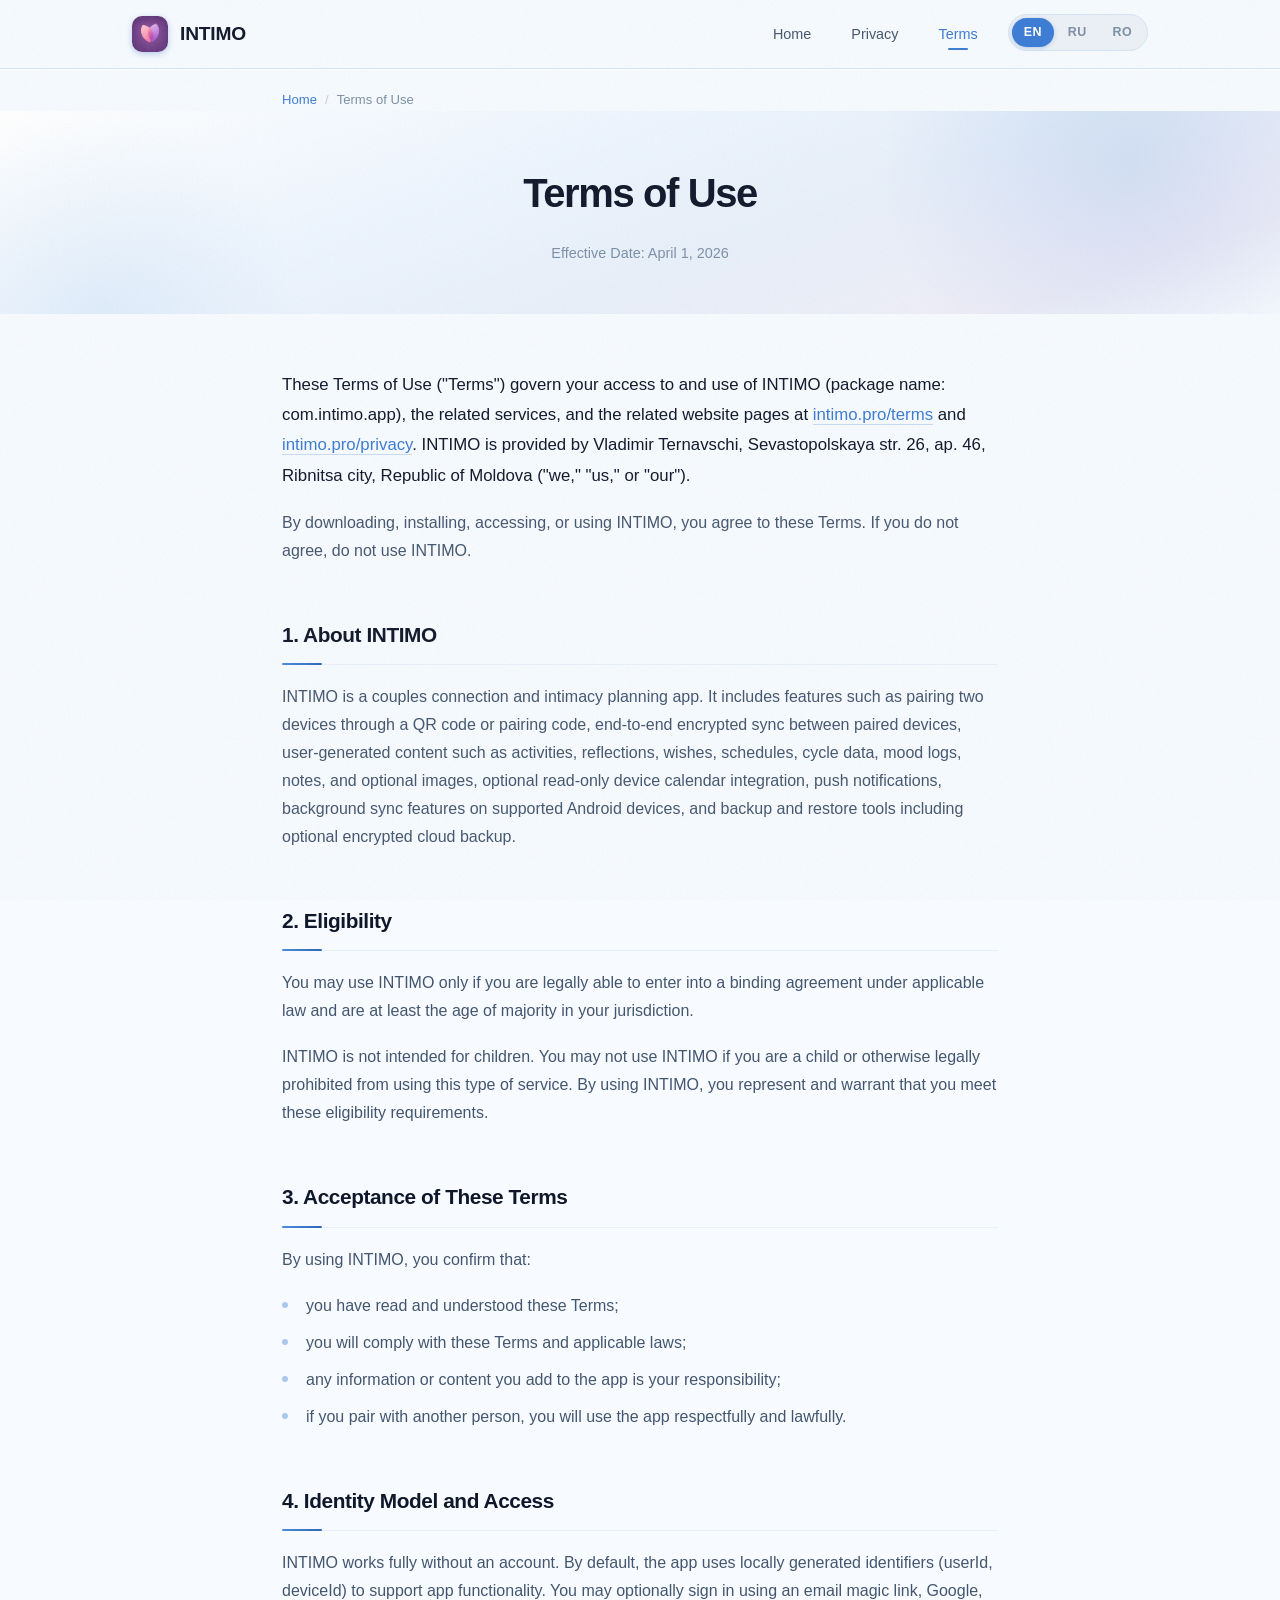
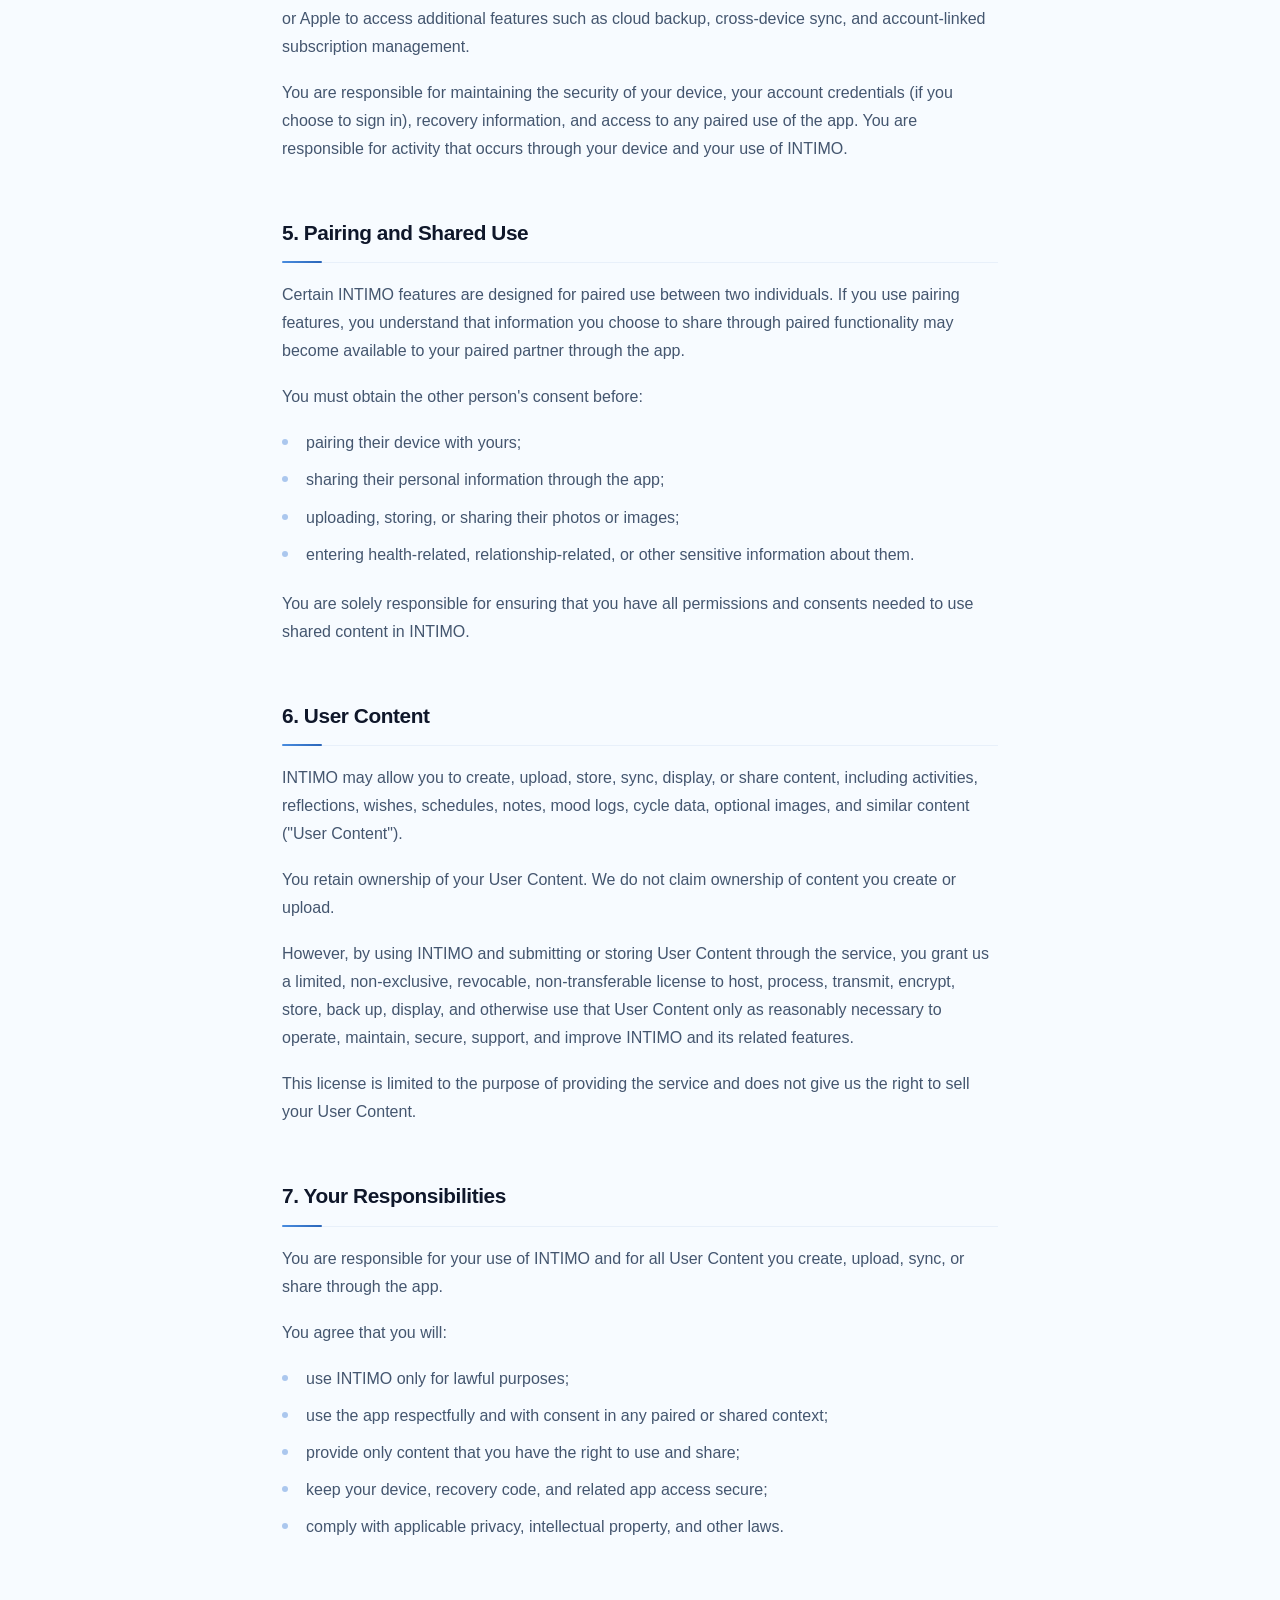
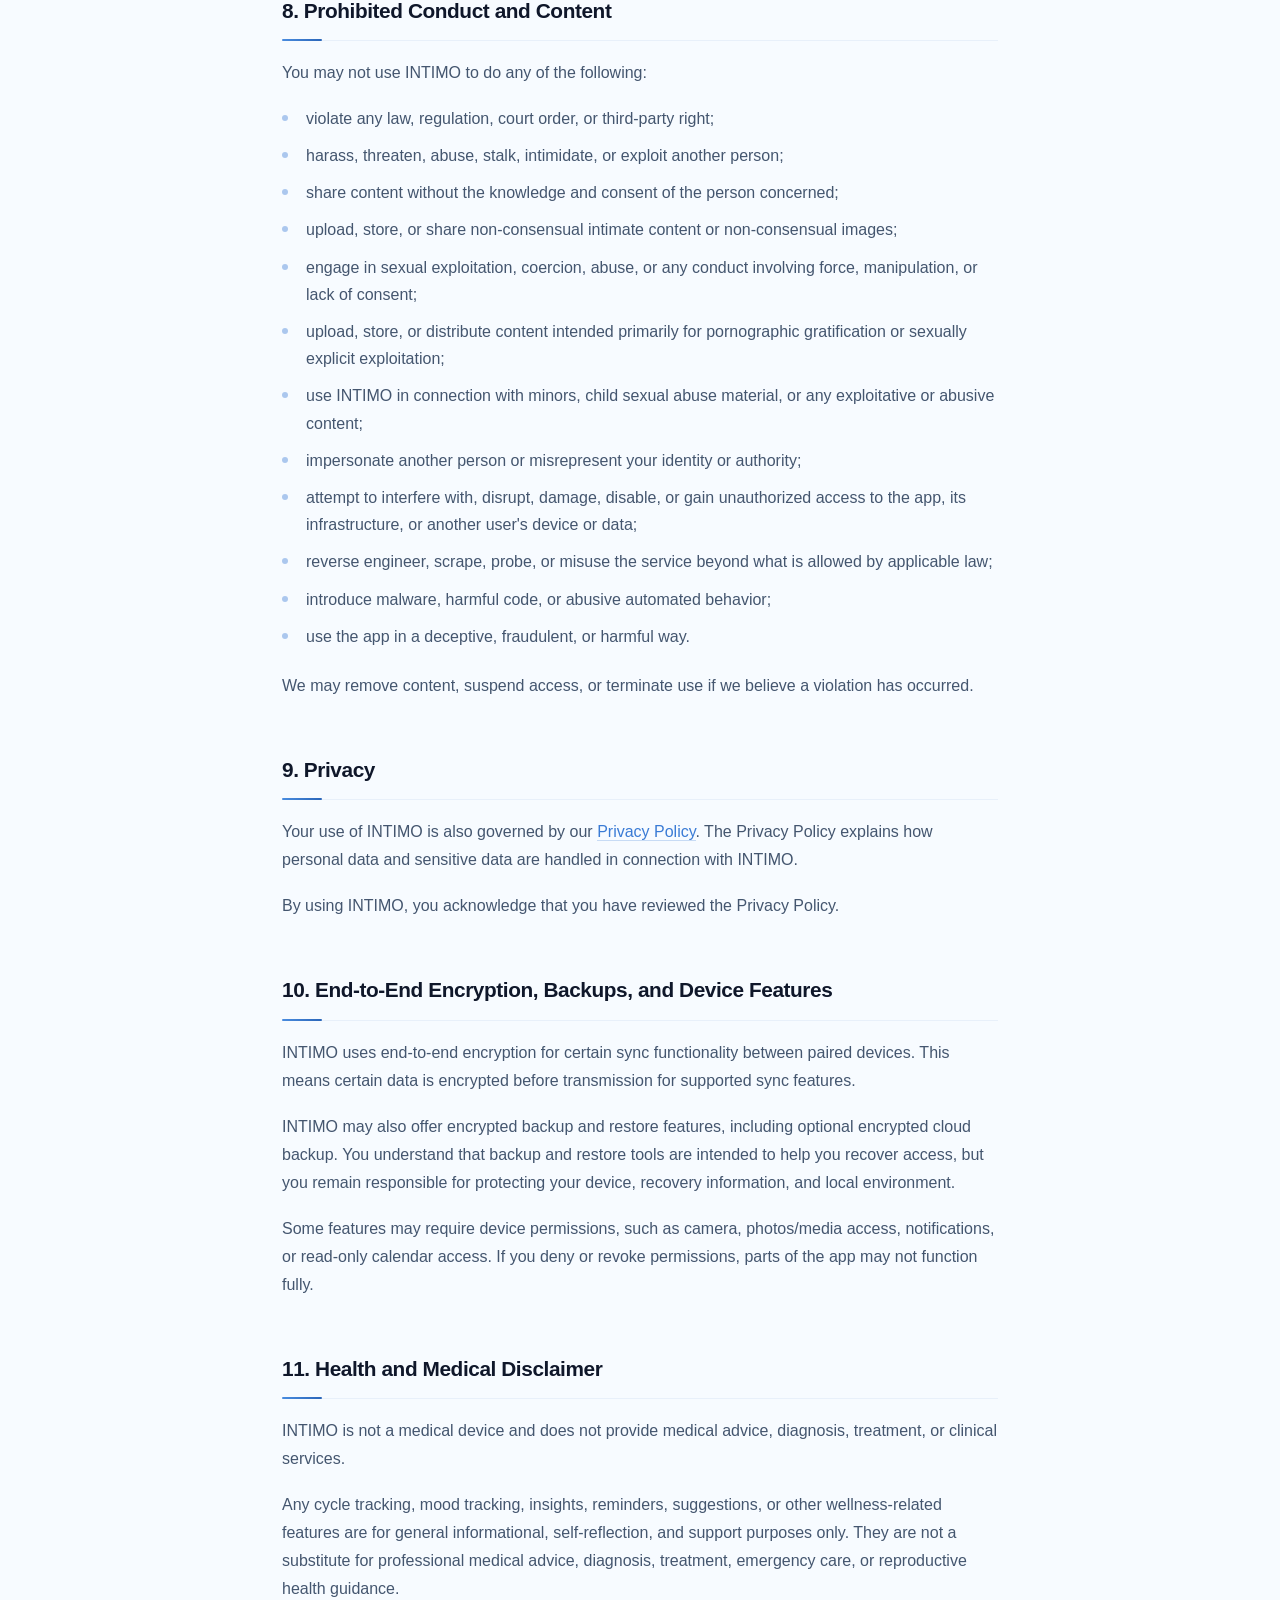
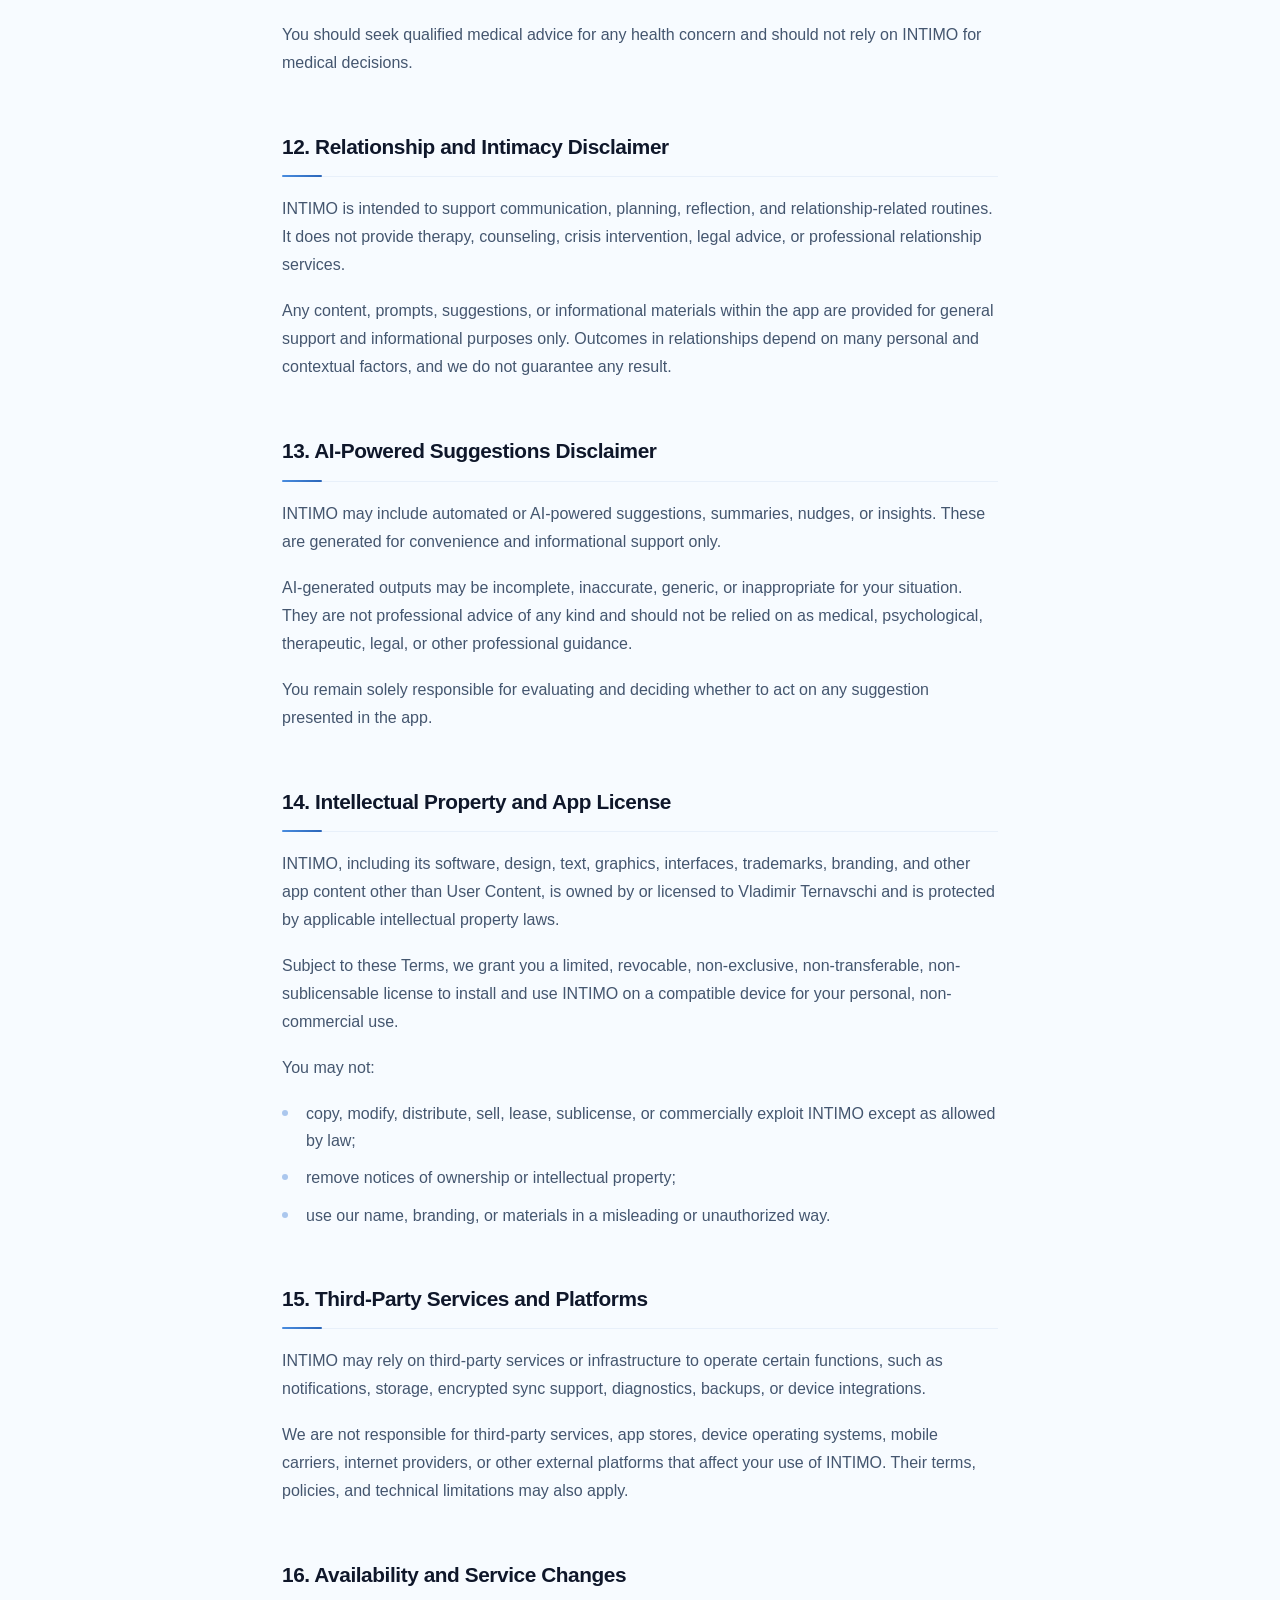
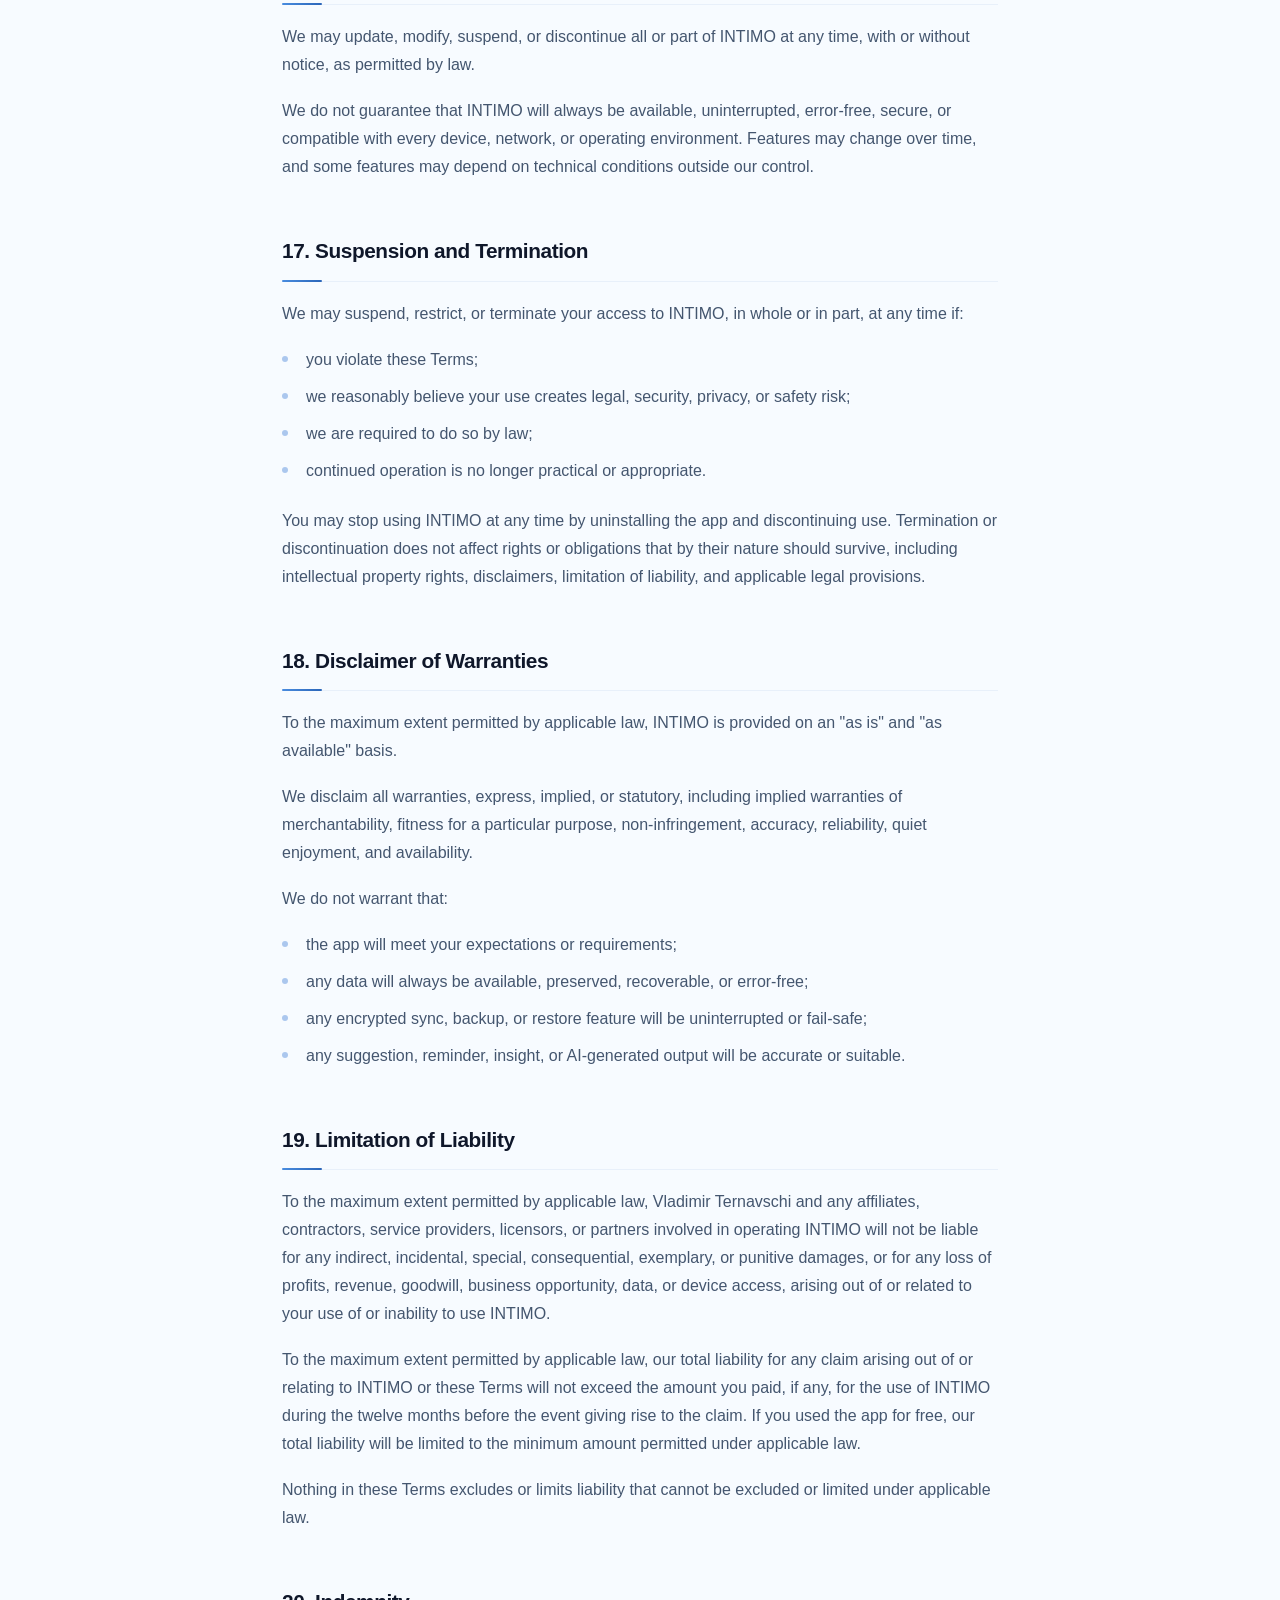
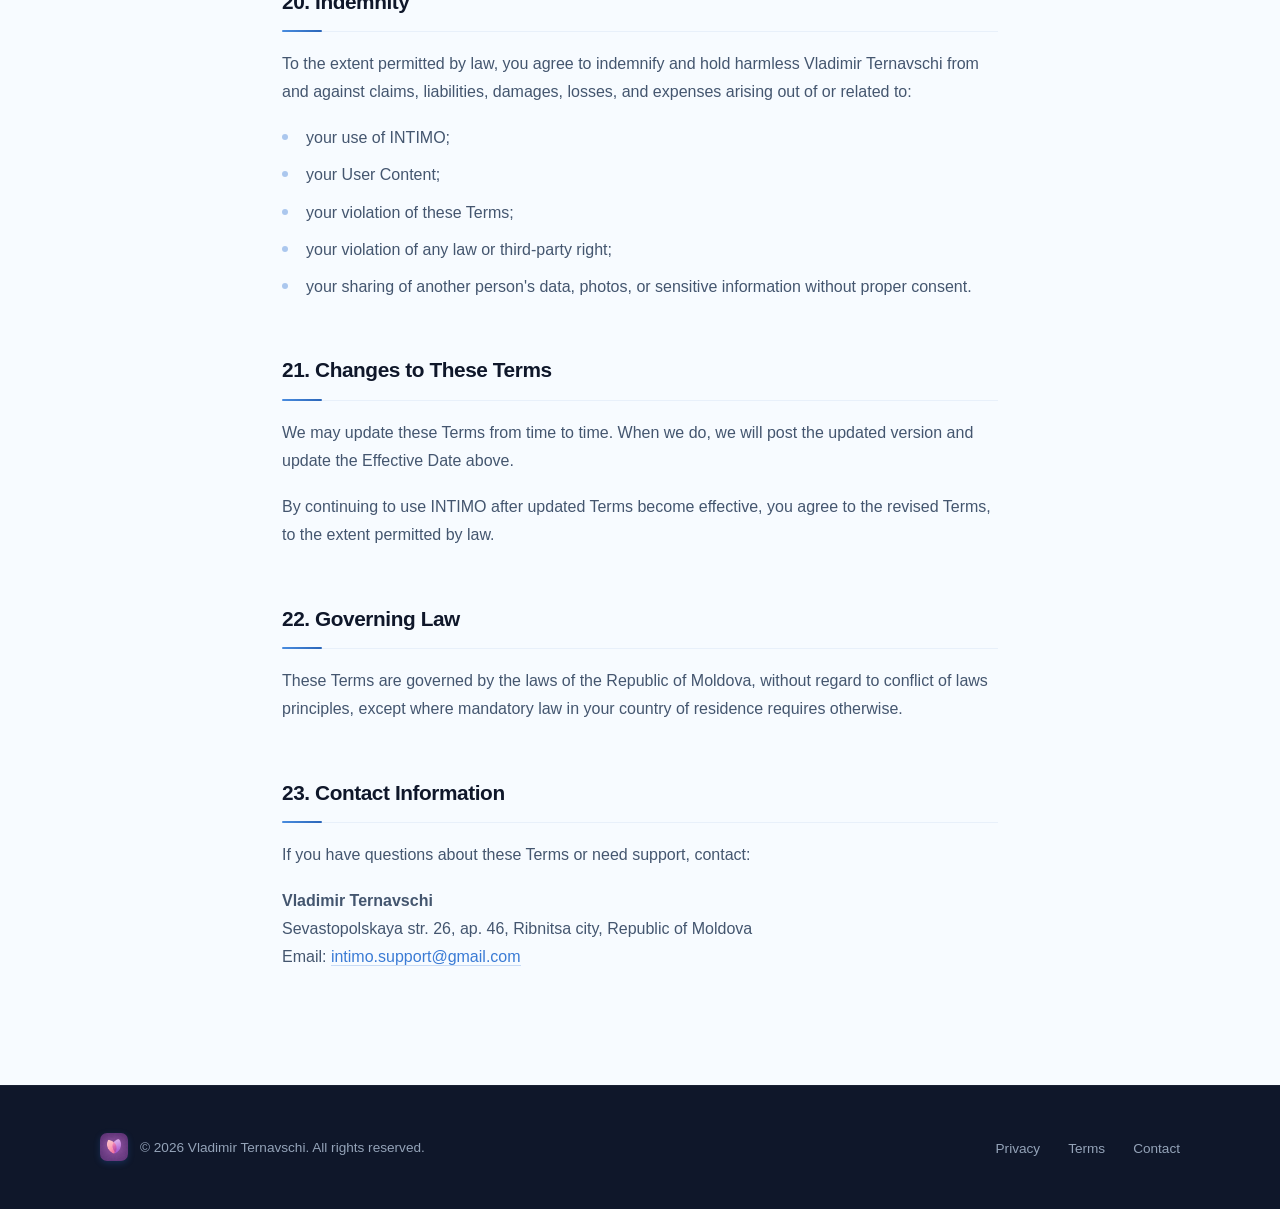
<file: terms/index.html>
<!DOCTYPE html>
<html lang="en">
<head>
  <meta charset="UTF-8">
  <script async src="https://www.googletagmanager.com/gtag/js?id=G-GW3P6Z5JPG"></script>
  <script>window.dataLayer=window.dataLayer||[];function gtag(){dataLayer.push(arguments)}gtag("js",new Date());gtag("config","G-GW3P6Z5JPG")</script>
  <script>if(location.hostname==="www.intimo.pro")location.replace(location.href.replace("www.intimo.pro","intimo.pro"));</script>
  <meta name="viewport" content="width=device-width, initial-scale=1.0">
  <title>Terms of Use - INTIMO</title>
  <meta name="description" content="Terms of Use for INTIMO - read the terms governing your use of the INTIMO app and services.">
  <meta property="og:title" content="Terms of Use - INTIMO">
  <meta property="og:description" content="Terms of Use for INTIMO - the terms governing your use of the INTIMO app and services.">
  <meta property="og:type" content="website">
  <meta property="og:url" content="https://intimo.pro/terms">
  <meta property="og:site_name" content="INTIMO">
  <meta property="og:image" content="https://intimo.pro/assets/og-image.png">
  <meta name="twitter:card" content="summary_large_image">
  <meta name="twitter:title" content="Terms of Use - INTIMO">
  <meta name="twitter:description" content="Terms of Use for INTIMO.">
  <meta name="twitter:image" content="https://intimo.pro/assets/og-image.png">
    <meta name="theme-color" content="#3a7bd5">
    <meta name="referrer" content="strict-origin-when-cross-origin">
    <meta http-equiv="Content-Security-Policy" content="default-src 'self'; script-src 'self' 'unsafe-inline' https://www.googletagmanager.com; style-src 'self' 'unsafe-inline' https://fonts.googleapis.com; img-src 'self' data: https:; font-src 'self' https://fonts.gstatic.com; connect-src 'self' https://www.google-analytics.com https://www.googletagmanager.com; frame-src 'none'; object-src 'none'; base-uri 'self'">
    <meta http-equiv="X-Content-Type-Options" content="nosniff">
  <link rel="canonical" href="https://intimo.pro/terms">
  <link rel="alternate" hreflang="en" href="https://intimo.pro/terms">
  <link rel="alternate" hreflang="ru" href="https://intimo.pro/ru/terms/">
  <link rel="alternate" hreflang="ro" href="https://intimo.pro/ro/terms/">
  <link rel="alternate" hreflang="x-default" href="https://intimo.pro/terms">
  <link rel="icon" href="../assets/images/app-icon.png" type="image/png">
  <link rel="apple-touch-icon" href="../assets/images/app-icon.png">
  <link rel="preconnect" href="https://fonts.googleapis.com">
  <link rel="preconnect" href="https://fonts.gstatic.com" crossorigin>
  <link rel="stylesheet" href="https://fonts.googleapis.com/css2?family=Inter:wght@400;500;600;700&family=Plus+Jakarta+Sans:wght@700;800&display=swap" crossorigin="anonymous">
  <link rel="stylesheet" href="../assets/styles.css">
  <script type="application/ld+json">
  {"@context":"https://schema.org","@type":"BreadcrumbList","itemListElement":[{"@type":"ListItem","position":1,"name":"Home","item":"https://intimo.pro/"},{"@type":"ListItem","position":2,"name":"Terms of Use","item":"https://intimo.pro/terms"}]}
  </script>
</head>
<body>

  <header class="site-header">
    <div class="header-inner">
      <a href="/" class="logo">
        <span class="logo-mark"><img src="../assets/images/app-icon.png" alt="INTIMO"></span>
        INTIMO
      </a>
      <button class="menu-toggle" aria-label="Toggle menu" onclick="document.querySelector('.nav-links').classList.toggle('open')">
        <svg viewBox="0 0 24 24" fill="none" stroke="currentColor" stroke-width="2" stroke-linecap="round"><line x1="3" y1="6" x2="21" y2="6"/><line x1="3" y1="12" x2="21" y2="12"/><line x1="3" y1="18" x2="21" y2="18"/></svg>
      </button>
      <ul class="nav-links">
        <li><a href="/">Home</a></li>
        <li><a href="/privacy">Privacy</a></li>
        <li><a href="/terms" class="active">Terms</a></li>
        <li><span class="lang-switch"><a href="/terms" class="active">EN</a><a href="/ru/terms/">RU</a><a href="/ro/terms/">RO</a></span></li>
      </ul>
    </div>
  </header>

  <main>
    <nav class="breadcrumb" aria-label="Breadcrumb">
      <a href="/">Home</a><span class="breadcrumb-sep">/</span>Terms of Use
    </nav>
    <div class="policy-header">
      <h1>Terms of Use</h1>
      <p class="policy-meta">Effective Date: April 1, 2026</p>
    </div>

    <article class="policy-content">

      <p class="section-intro">These Terms of Use ("Terms") govern your access to and use of INTIMO (package name: com.intimo.app), the related services, and the related website pages at <a href="https://intimo.pro/terms">intimo.pro/terms</a> and <a href="https://intimo.pro/privacy">intimo.pro/privacy</a>. INTIMO is provided by Vladimir Ternavschi, Sevastopolskaya str. 26, ap. 46, Ribnitsa city, Republic of Moldova ("we," "us," or "our").</p>

      <p>By downloading, installing, accessing, or using INTIMO, you agree to these Terms. If you do not agree, do not use INTIMO.</p>

      <h2>1. About INTIMO</h2>
      <p>INTIMO is a couples connection and intimacy planning app. It includes features such as pairing two devices through a QR code or pairing code, end-to-end encrypted sync between paired devices, user-generated content such as activities, reflections, wishes, schedules, cycle data, mood logs, notes, and optional images, optional read-only device calendar integration, push notifications, background sync features on supported Android devices, and backup and restore tools including optional encrypted cloud backup.</p>

      <h2>2. Eligibility</h2>
      <p>You may use INTIMO only if you are legally able to enter into a binding agreement under applicable law and are at least the age of majority in your jurisdiction.</p>
      <p>INTIMO is not intended for children. You may not use INTIMO if you are a child or otherwise legally prohibited from using this type of service. By using INTIMO, you represent and warrant that you meet these eligibility requirements.</p>

      <h2>3. Acceptance of These Terms</h2>
      <p>By using INTIMO, you confirm that:</p>
      <ul>
        <li>you have read and understood these Terms;</li>
        <li>you will comply with these Terms and applicable laws;</li>
        <li>any information or content you add to the app is your responsibility;</li>
        <li>if you pair with another person, you will use the app respectfully and lawfully.</li>
      </ul>

      <h2>4. Identity Model and Access</h2>
      <p>INTIMO works fully without an account. By default, the app uses locally generated identifiers (userId, deviceId) to support app functionality. You may optionally sign in using an email magic link, Google, or Apple to access additional features such as cloud backup, cross-device sync, and account-linked subscription management.</p>
      <p>You are responsible for maintaining the security of your device, your account credentials (if you choose to sign in), recovery information, and access to any paired use of the app. You are responsible for activity that occurs through your device and your use of INTIMO.</p>

      <h2>5. Pairing and Shared Use</h2>
      <p>Certain INTIMO features are designed for paired use between two individuals. If you use pairing features, you understand that information you choose to share through paired functionality may become available to your paired partner through the app.</p>
      <p>You must obtain the other person's consent before:</p>
      <ul>
        <li>pairing their device with yours;</li>
        <li>sharing their personal information through the app;</li>
        <li>uploading, storing, or sharing their photos or images;</li>
        <li>entering health-related, relationship-related, or other sensitive information about them.</li>
      </ul>
      <p>You are solely responsible for ensuring that you have all permissions and consents needed to use shared content in INTIMO.</p>

      <h2>6. User Content</h2>
      <p>INTIMO may allow you to create, upload, store, sync, display, or share content, including activities, reflections, wishes, schedules, notes, mood logs, cycle data, optional images, and similar content ("User Content").</p>
      <p>You retain ownership of your User Content. We do not claim ownership of content you create or upload.</p>
      <p>However, by using INTIMO and submitting or storing User Content through the service, you grant us a limited, non-exclusive, revocable, non-transferable license to host, process, transmit, encrypt, store, back up, display, and otherwise use that User Content only as reasonably necessary to operate, maintain, secure, support, and improve INTIMO and its related features.</p>
      <p>This license is limited to the purpose of providing the service and does not give us the right to sell your User Content.</p>

      <h2>7. Your Responsibilities</h2>
      <p>You are responsible for your use of INTIMO and for all User Content you create, upload, sync, or share through the app.</p>
      <p>You agree that you will:</p>
      <ul>
        <li>use INTIMO only for lawful purposes;</li>
        <li>use the app respectfully and with consent in any paired or shared context;</li>
        <li>provide only content that you have the right to use and share;</li>
        <li>keep your device, recovery code, and related app access secure;</li>
        <li>comply with applicable privacy, intellectual property, and other laws.</li>
      </ul>

      <h2>8. Prohibited Conduct and Content</h2>
      <p>You may not use INTIMO to do any of the following:</p>
      <ul>
        <li>violate any law, regulation, court order, or third-party right;</li>
        <li>harass, threaten, abuse, stalk, intimidate, or exploit another person;</li>
        <li>share content without the knowledge and consent of the person concerned;</li>
        <li>upload, store, or share non-consensual intimate content or non-consensual images;</li>
        <li>engage in sexual exploitation, coercion, abuse, or any conduct involving force, manipulation, or lack of consent;</li>
        <li>upload, store, or distribute content intended primarily for pornographic gratification or sexually explicit exploitation;</li>
        <li>use INTIMO in connection with minors, child sexual abuse material, or any exploitative or abusive content;</li>
        <li>impersonate another person or misrepresent your identity or authority;</li>
        <li>attempt to interfere with, disrupt, damage, disable, or gain unauthorized access to the app, its infrastructure, or another user's device or data;</li>
        <li>reverse engineer, scrape, probe, or misuse the service beyond what is allowed by applicable law;</li>
        <li>introduce malware, harmful code, or abusive automated behavior;</li>
        <li>use the app in a deceptive, fraudulent, or harmful way.</li>
      </ul>
      <p>We may remove content, suspend access, or terminate use if we believe a violation has occurred.</p>

      <h2>9. Privacy</h2>
      <p>Your use of INTIMO is also governed by our <a href="/privacy">Privacy Policy</a>. The Privacy Policy explains how personal data and sensitive data are handled in connection with INTIMO.</p>
      <p>By using INTIMO, you acknowledge that you have reviewed the Privacy Policy.</p>

      <h2>10. End-to-End Encryption, Backups, and Device Features</h2>
      <p>INTIMO uses end-to-end encryption for certain sync functionality between paired devices. This means certain data is encrypted before transmission for supported sync features.</p>
      <p>INTIMO may also offer encrypted backup and restore features, including optional encrypted cloud backup. You understand that backup and restore tools are intended to help you recover access, but you remain responsible for protecting your device, recovery information, and local environment.</p>
      <p>Some features may require device permissions, such as camera, photos/media access, notifications, or read-only calendar access. If you deny or revoke permissions, parts of the app may not function fully.</p>

      <h2>11. Health and Medical Disclaimer</h2>
      <p>INTIMO is not a medical device and does not provide medical advice, diagnosis, treatment, or clinical services.</p>
      <p>Any cycle tracking, mood tracking, insights, reminders, suggestions, or other wellness-related features are for general informational, self-reflection, and support purposes only. They are not a substitute for professional medical advice, diagnosis, treatment, emergency care, or reproductive health guidance.</p>
      <p>You should seek qualified medical advice for any health concern and should not rely on INTIMO for medical decisions.</p>

      <h2>12. Relationship and Intimacy Disclaimer</h2>
      <p>INTIMO is intended to support communication, planning, reflection, and relationship-related routines. It does not provide therapy, counseling, crisis intervention, legal advice, or professional relationship services.</p>
      <p>Any content, prompts, suggestions, or informational materials within the app are provided for general support and informational purposes only. Outcomes in relationships depend on many personal and contextual factors, and we do not guarantee any result.</p>

      <h2>13. AI-Powered Suggestions Disclaimer</h2>
      <p>INTIMO may include automated or AI-powered suggestions, summaries, nudges, or insights. These are generated for convenience and informational support only.</p>
      <p>AI-generated outputs may be incomplete, inaccurate, generic, or inappropriate for your situation. They are not professional advice of any kind and should not be relied on as medical, psychological, therapeutic, legal, or other professional guidance.</p>
      <p>You remain solely responsible for evaluating and deciding whether to act on any suggestion presented in the app.</p>

      <h2>14. Intellectual Property and App License</h2>
      <p>INTIMO, including its software, design, text, graphics, interfaces, trademarks, branding, and other app content other than User Content, is owned by or licensed to Vladimir Ternavschi and is protected by applicable intellectual property laws.</p>
      <p>Subject to these Terms, we grant you a limited, revocable, non-exclusive, non-transferable, non-sublicensable license to install and use INTIMO on a compatible device for your personal, non-commercial use.</p>
      <p>You may not:</p>
      <ul>
        <li>copy, modify, distribute, sell, lease, sublicense, or commercially exploit INTIMO except as allowed by law;</li>
        <li>remove notices of ownership or intellectual property;</li>
        <li>use our name, branding, or materials in a misleading or unauthorized way.</li>
      </ul>

      <h2>15. Third-Party Services and Platforms</h2>
      <p>INTIMO may rely on third-party services or infrastructure to operate certain functions, such as notifications, storage, encrypted sync support, diagnostics, backups, or device integrations.</p>
      <p>We are not responsible for third-party services, app stores, device operating systems, mobile carriers, internet providers, or other external platforms that affect your use of INTIMO. Their terms, policies, and technical limitations may also apply.</p>

      <h2>16. Availability and Service Changes</h2>
      <p>We may update, modify, suspend, or discontinue all or part of INTIMO at any time, with or without notice, as permitted by law.</p>
      <p>We do not guarantee that INTIMO will always be available, uninterrupted, error-free, secure, or compatible with every device, network, or operating environment. Features may change over time, and some features may depend on technical conditions outside our control.</p>

      <h2>17. Suspension and Termination</h2>
      <p>We may suspend, restrict, or terminate your access to INTIMO, in whole or in part, at any time if:</p>
      <ul>
        <li>you violate these Terms;</li>
        <li>we reasonably believe your use creates legal, security, privacy, or safety risk;</li>
        <li>we are required to do so by law;</li>
        <li>continued operation is no longer practical or appropriate.</li>
      </ul>
      <p>You may stop using INTIMO at any time by uninstalling the app and discontinuing use. Termination or discontinuation does not affect rights or obligations that by their nature should survive, including intellectual property rights, disclaimers, limitation of liability, and applicable legal provisions.</p>

      <h2>18. Disclaimer of Warranties</h2>
      <p>To the maximum extent permitted by applicable law, INTIMO is provided on an "as is" and "as available" basis.</p>
      <p>We disclaim all warranties, express, implied, or statutory, including implied warranties of merchantability, fitness for a particular purpose, non-infringement, accuracy, reliability, quiet enjoyment, and availability.</p>
      <p>We do not warrant that:</p>
      <ul>
        <li>the app will meet your expectations or requirements;</li>
        <li>any data will always be available, preserved, recoverable, or error-free;</li>
        <li>any encrypted sync, backup, or restore feature will be uninterrupted or fail-safe;</li>
        <li>any suggestion, reminder, insight, or AI-generated output will be accurate or suitable.</li>
      </ul>

      <h2>19. Limitation of Liability</h2>
      <p>To the maximum extent permitted by applicable law, Vladimir Ternavschi and any affiliates, contractors, service providers, licensors, or partners involved in operating INTIMO will not be liable for any indirect, incidental, special, consequential, exemplary, or punitive damages, or for any loss of profits, revenue, goodwill, business opportunity, data, or device access, arising out of or related to your use of or inability to use INTIMO.</p>
      <p>To the maximum extent permitted by applicable law, our total liability for any claim arising out of or relating to INTIMO or these Terms will not exceed the amount you paid, if any, for the use of INTIMO during the twelve months before the event giving rise to the claim. If you used the app for free, our total liability will be limited to the minimum amount permitted under applicable law.</p>
      <p>Nothing in these Terms excludes or limits liability that cannot be excluded or limited under applicable law.</p>

      <h2>20. Indemnity</h2>
      <p>To the extent permitted by law, you agree to indemnify and hold harmless Vladimir Ternavschi from and against claims, liabilities, damages, losses, and expenses arising out of or related to:</p>
      <ul>
        <li>your use of INTIMO;</li>
        <li>your User Content;</li>
        <li>your violation of these Terms;</li>
        <li>your violation of any law or third-party right;</li>
        <li>your sharing of another person's data, photos, or sensitive information without proper consent.</li>
      </ul>

      <h2>21. Changes to These Terms</h2>
      <p>We may update these Terms from time to time. When we do, we will post the updated version and update the Effective Date above.</p>
      <p>By continuing to use INTIMO after updated Terms become effective, you agree to the revised Terms, to the extent permitted by law.</p>

      <h2>22. Governing Law</h2>
      <p>These Terms are governed by the laws of the Republic of Moldova, without regard to conflict of laws principles, except where mandatory law in your country of residence requires otherwise.</p>

      <h2>23. Contact Information</h2>
      <p>If you have questions about these Terms or need support, contact:</p>
      <p><strong>Vladimir Ternavschi</strong><br>
      Sevastopolskaya str. 26, ap. 46, Ribnitsa city, Republic of Moldova<br>
      Email: <a href="mailto:intimo.support@gmail.com" rel="noopener noreferrer">intimo.support@gmail.com</a></p>

    </article>
  </main>

  <footer class="site-footer">
    <div class="footer-inner">
      <div class="footer-left">
        <span class="footer-logo"><img src="../assets/images/app-icon.png" alt="INTIMO"></span>
        &copy; 2026 Vladimir Ternavschi. All rights reserved.
      </div>
      <ul class="footer-links">
        <li><a href="/privacy">Privacy</a></li>
        <li><a href="/terms">Terms</a></li>
        <li><a href="mailto:intimo.support@gmail.com" rel="noopener noreferrer">Contact</a></li>
      </ul>
    </div>
  </footer>

<script>(function(){var h=document.querySelector(".site-header");if(h)window.addEventListener("scroll",function(){h.classList.toggle("scrolled",window.scrollY>40)},{passive:true})})()</script>
</body>
</html>
</file>
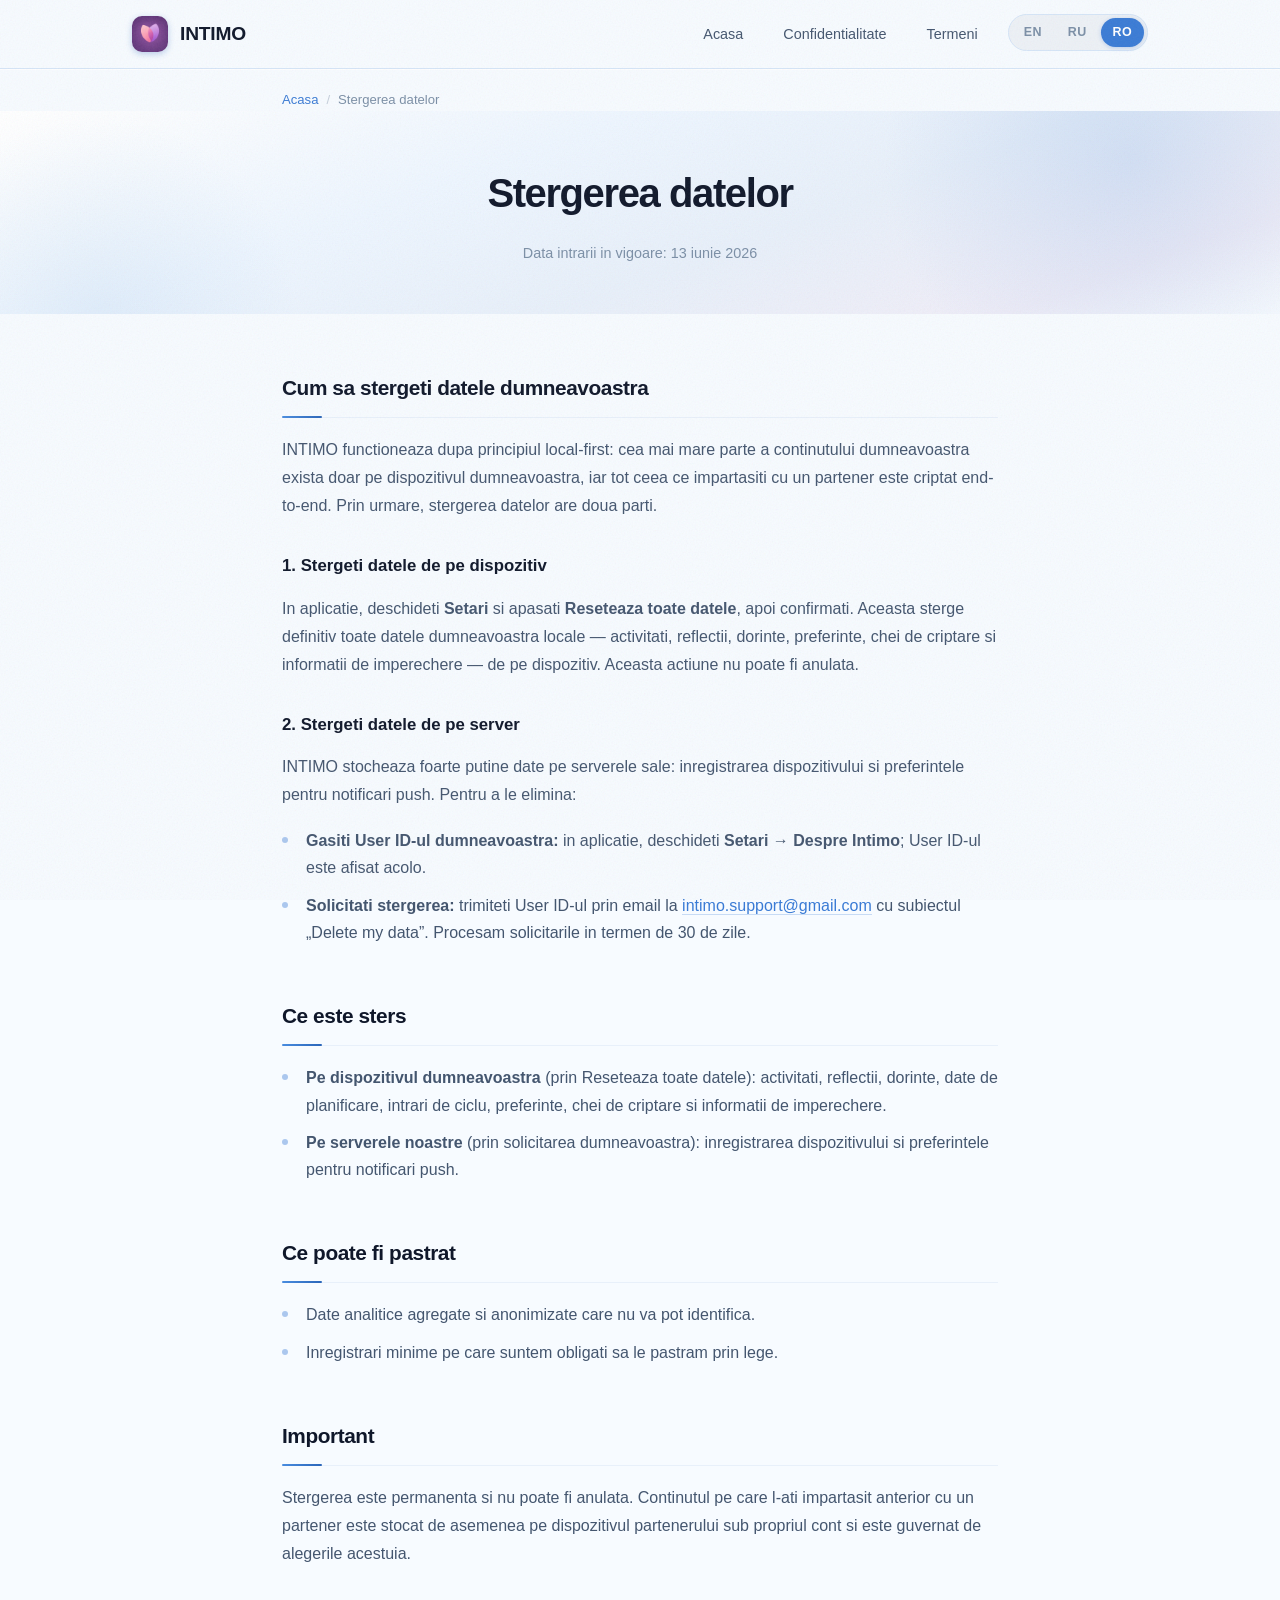
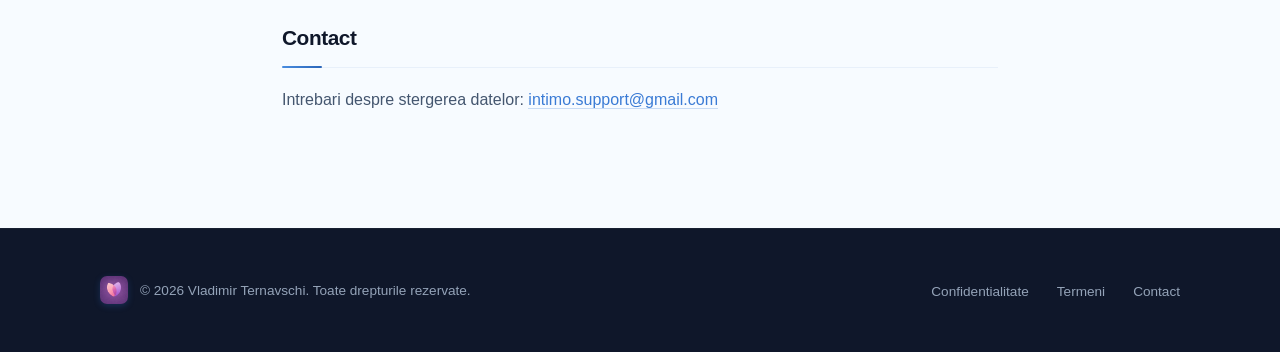
<file: ro/delete-data/index.html>
<!DOCTYPE html>
<html lang="ro">
<head>
  <meta charset="UTF-8">
  <script async src="https://www.googletagmanager.com/gtag/js?id=G-GW3P6Z5JPG"></script>
  <script>window.dataLayer=window.dataLayer||[];function gtag(){dataLayer.push(arguments)}gtag("js",new Date());gtag("config","G-GW3P6Z5JPG")</script>
  <script>if(location.hostname==="www.intimo.pro")location.replace(location.href.replace("www.intimo.pro","intimo.pro"));</script>
  <meta name="viewport" content="width=device-width, initial-scale=1.0">
  <title>Stergerea datelor - INTIMO</title>
  <meta name="description" content="Cum sa stergeti contul si datele INTIMO - resetarea datelor de pe dispozitiv si solicitarea stergerii datelor de pe server.">
  <meta property="og:title" content="Stergerea datelor - INTIMO">
  <meta property="og:description" content="Cum sa stergeti contul si datele INTIMO.">
  <meta property="og:type" content="website">
  <meta property="og:url" content="https://intimo.pro/ro/delete-data/">
  <meta property="og:site_name" content="INTIMO">
  <meta property="og:image" content="https://intimo.pro/assets/og-image.png">
  <meta name="twitter:card" content="summary_large_image">
  <meta name="twitter:title" content="Stergerea datelor - INTIMO">
  <meta name="twitter:description" content="Cum sa stergeti contul si datele INTIMO.">
  <meta name="twitter:image" content="https://intimo.pro/assets/og-image.png">
    <meta name="theme-color" content="#3a7bd5">
    <meta name="referrer" content="strict-origin-when-cross-origin">
    <meta http-equiv="Content-Security-Policy" content="default-src 'self'; script-src 'self' 'unsafe-inline' https://www.googletagmanager.com; style-src 'self' 'unsafe-inline' https://fonts.googleapis.com; img-src 'self' data: https:; font-src 'self' https://fonts.gstatic.com; connect-src 'self' https://www.google-analytics.com https://www.googletagmanager.com; frame-src 'none'; object-src 'none'; base-uri 'self'">
    <meta http-equiv="X-Content-Type-Options" content="nosniff">
  <link rel="canonical" href="https://intimo.pro/ro/delete-data/">
  <link rel="alternate" hreflang="en" href="https://intimo.pro/delete-data">
  <link rel="alternate" hreflang="ru" href="https://intimo.pro/ru/delete-data/">
  <link rel="alternate" hreflang="ro" href="https://intimo.pro/ro/delete-data/">
  <link rel="alternate" hreflang="x-default" href="https://intimo.pro/delete-data">
  <link rel="icon" href="../../assets/images/app-icon.png" type="image/png">
  <link rel="apple-touch-icon" href="../../assets/images/app-icon.png">
  <link rel="preconnect" href="https://fonts.googleapis.com">
  <link rel="preconnect" href="https://fonts.gstatic.com" crossorigin>
  <link rel="stylesheet" href="https://fonts.googleapis.com/css2?family=Inter:wght@400;500;600;700&family=Plus+Jakarta+Sans:wght@700;800&display=swap" crossorigin="anonymous">
  <link rel="stylesheet" href="../../assets/styles.css">
  <script type="application/ld+json">
  {"@context":"https://schema.org","@type":"BreadcrumbList","itemListElement":[{"@type":"ListItem","position":1,"name":"Acasa","item":"https://intimo.pro/ro/"},{"@type":"ListItem","position":2,"name":"Stergerea datelor","item":"https://intimo.pro/ro/delete-data/"}]}
  </script>
</head>
<body>

  <header class="site-header">
    <div class="header-inner">
      <a href="/ro/" class="logo">
        <span class="logo-mark"><img src="../../assets/images/app-icon.png" alt="INTIMO"></span>
        INTIMO
      </a>
      <button class="menu-toggle" aria-label="Meniu" onclick="document.querySelector('.nav-links').classList.toggle('open')">
        <svg viewBox="0 0 24 24" fill="none" stroke="currentColor" stroke-width="2" stroke-linecap="round"><line x1="3" y1="6" x2="21" y2="6"/><line x1="3" y1="12" x2="21" y2="12"/><line x1="3" y1="18" x2="21" y2="18"/></svg>
      </button>
      <ul class="nav-links">
        <li><a href="/ro/">Acasa</a></li>
        <li><a href="/ro/privacy/">Confidentialitate</a></li>
        <li><a href="/ro/terms/">Termeni</a></li>
        <li><span class="lang-switch"><a href="/delete-data">EN</a><a href="/ru/delete-data/">RU</a><a href="/ro/delete-data/" class="active">RO</a></span></li>
      </ul>
    </div>
  </header>

  <main>
    <nav class="breadcrumb" aria-label="Navigare">
      <a href="/ro/">Acasa</a><span class="breadcrumb-sep">/</span>Stergerea datelor
    </nav>
    <div class="policy-header">
      <h1>Stergerea datelor</h1>
      <p class="policy-meta">Data intrarii in vigoare: 13 iunie 2026</p>
    </div>

    <article class="policy-content">

<h2>Cum sa stergeti datele dumneavoastra</h2>
<p>INTIMO functioneaza dupa principiul local-first: cea mai mare parte a continutului dumneavoastra exista doar pe dispozitivul dumneavoastra, iar tot ceea ce impartasiti cu un partener este criptat end-to-end. Prin urmare, stergerea datelor are doua parti.</p>

<h3>1. Stergeti datele de pe dispozitiv</h3>
<p>In aplicatie, deschideti <strong>Setari</strong> si apasati <strong>Reseteaza toate datele</strong>, apoi confirmati. Aceasta sterge definitiv toate datele dumneavoastra locale — activitati, reflectii, dorinte, preferinte, chei de criptare si informatii de imperechere — de pe dispozitiv. Aceasta actiune nu poate fi anulata.</p>

<h3>2. Stergeti datele de pe server</h3>
<p>INTIMO stocheaza foarte putine date pe serverele sale: inregistrarea dispozitivului si preferintele pentru notificari push. Pentru a le elimina:</p>
<ul>
  <li><strong>Gasiti User ID-ul dumneavoastra:</strong> in aplicatie, deschideti <strong>Setari &rarr; Despre Intimo</strong>; User ID-ul este afisat acolo.</li>
  <li><strong>Solicitati stergerea:</strong> trimiteti User ID-ul prin email la <a href="mailto:intimo.support@gmail.com">intimo.support@gmail.com</a> cu subiectul &bdquo;Delete my data&rdquo;. Procesam solicitarile in termen de 30 de zile.</li>
</ul>

<h2>Ce este sters</h2>
<ul>
  <li><strong>Pe dispozitivul dumneavoastra</strong> (prin Reseteaza toate datele): activitati, reflectii, dorinte, date de planificare, intrari de ciclu, preferinte, chei de criptare si informatii de imperechere.</li>
  <li><strong>Pe serverele noastre</strong> (prin solicitarea dumneavoastra): inregistrarea dispozitivului si preferintele pentru notificari push.</li>
</ul>

<h2>Ce poate fi pastrat</h2>
<ul>
  <li>Date analitice agregate si anonimizate care nu va pot identifica.</li>
  <li>Inregistrari minime pe care suntem obligati sa le pastram prin lege.</li>
</ul>

<h2>Important</h2>
<p>Stergerea este permanenta si nu poate fi anulata. Continutul pe care l-ati impartasit anterior cu un partener este stocat de asemenea pe dispozitivul partenerului sub propriul cont si este guvernat de alegerile acestuia.</p>

<h2>Contact</h2>
<p>Intrebari despre stergerea datelor: <a href="mailto:intimo.support@gmail.com">intimo.support@gmail.com</a></p>

    </article>
  </main>

  <footer class="site-footer">
    <div class="footer-inner">
      <div class="footer-left">
        <span class="footer-logo"><img src="../../assets/images/app-icon.png" alt="INTIMO"></span>
        &copy; 2026 Vladimir Ternavschi. Toate drepturile rezervate.
      </div>
      <ul class="footer-links">
        <li><a href="/ro/privacy/">Confidentialitate</a></li>
        <li><a href="/ro/terms/">Termeni</a></li>
        <li><a href="mailto:intimo.support@gmail.com" rel="noopener noreferrer">Contact</a></li>
      </ul>
    </div>
  </footer>

<script>(function(){var h=document.querySelector(".site-header");if(h)window.addEventListener("scroll",function(){h.classList.toggle("scrolled",window.scrollY>40)},{passive:true})})()</script>
</body>
</html>
</file>
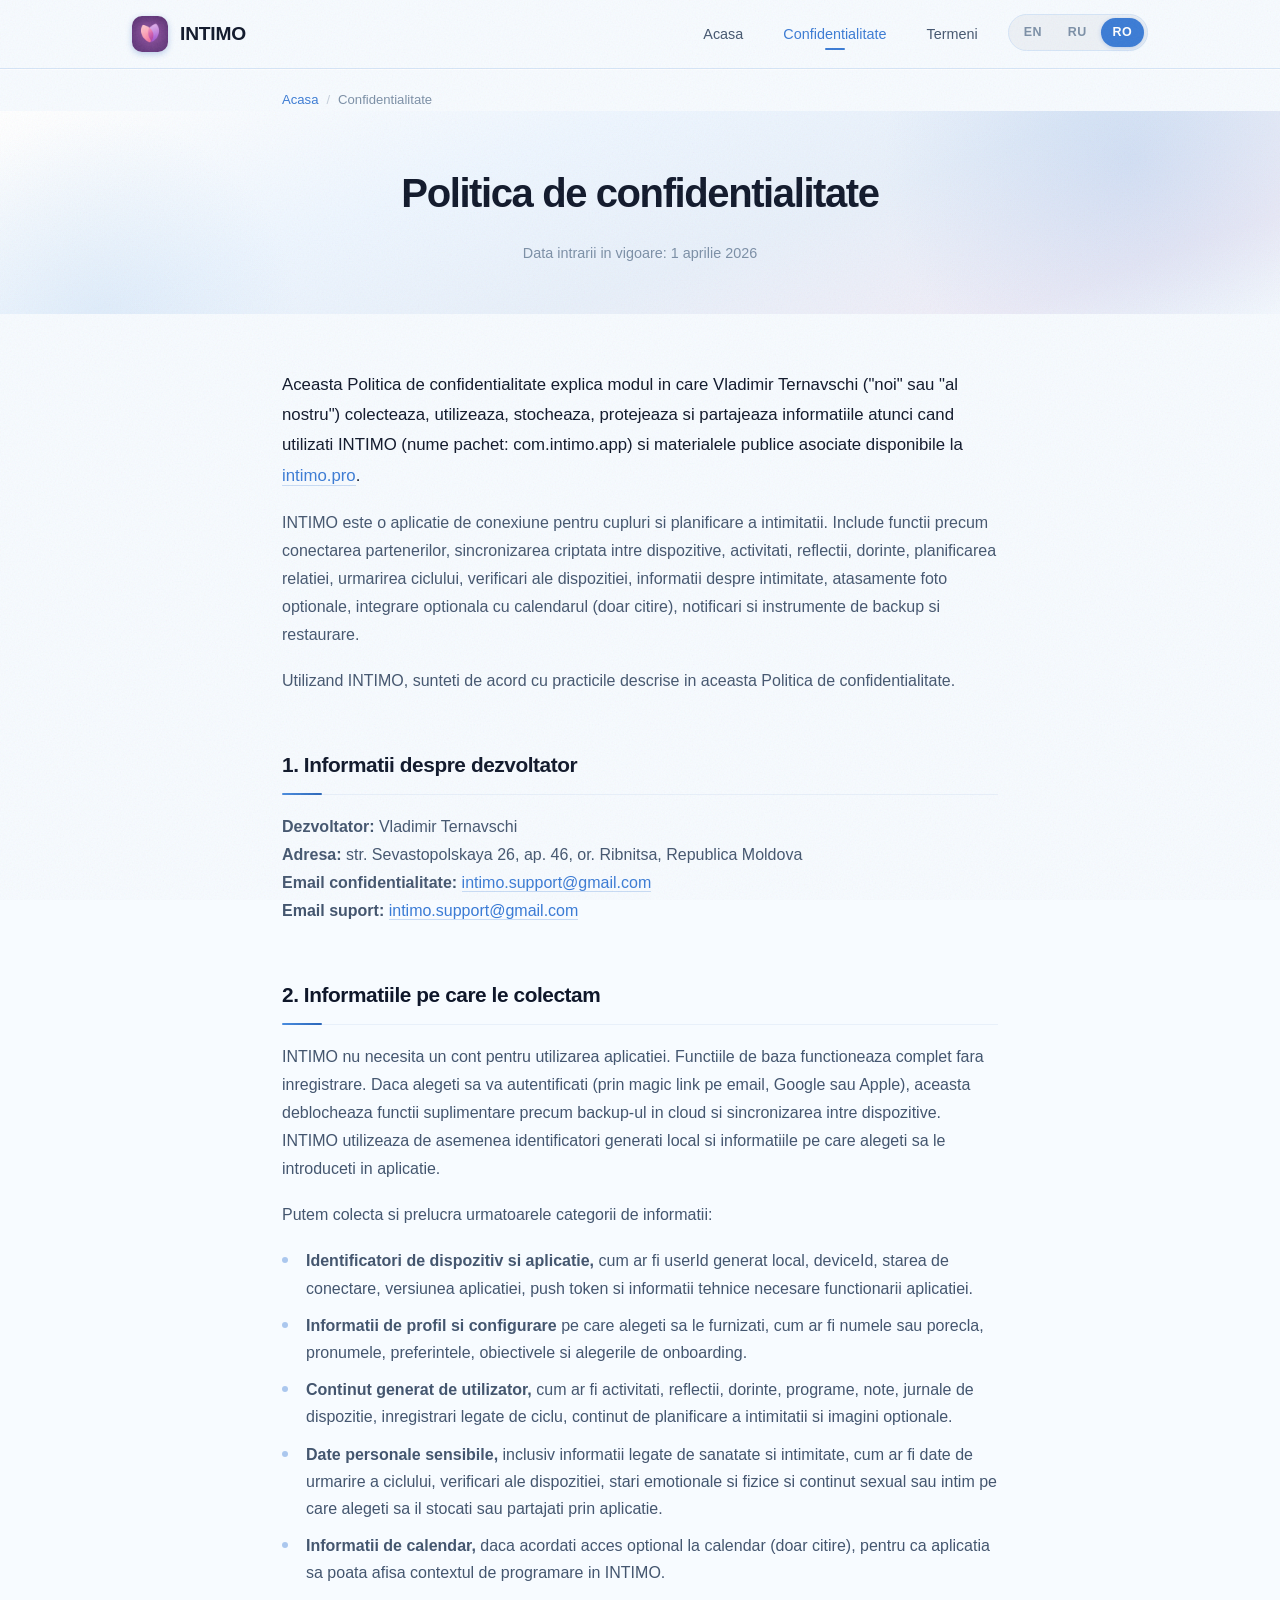
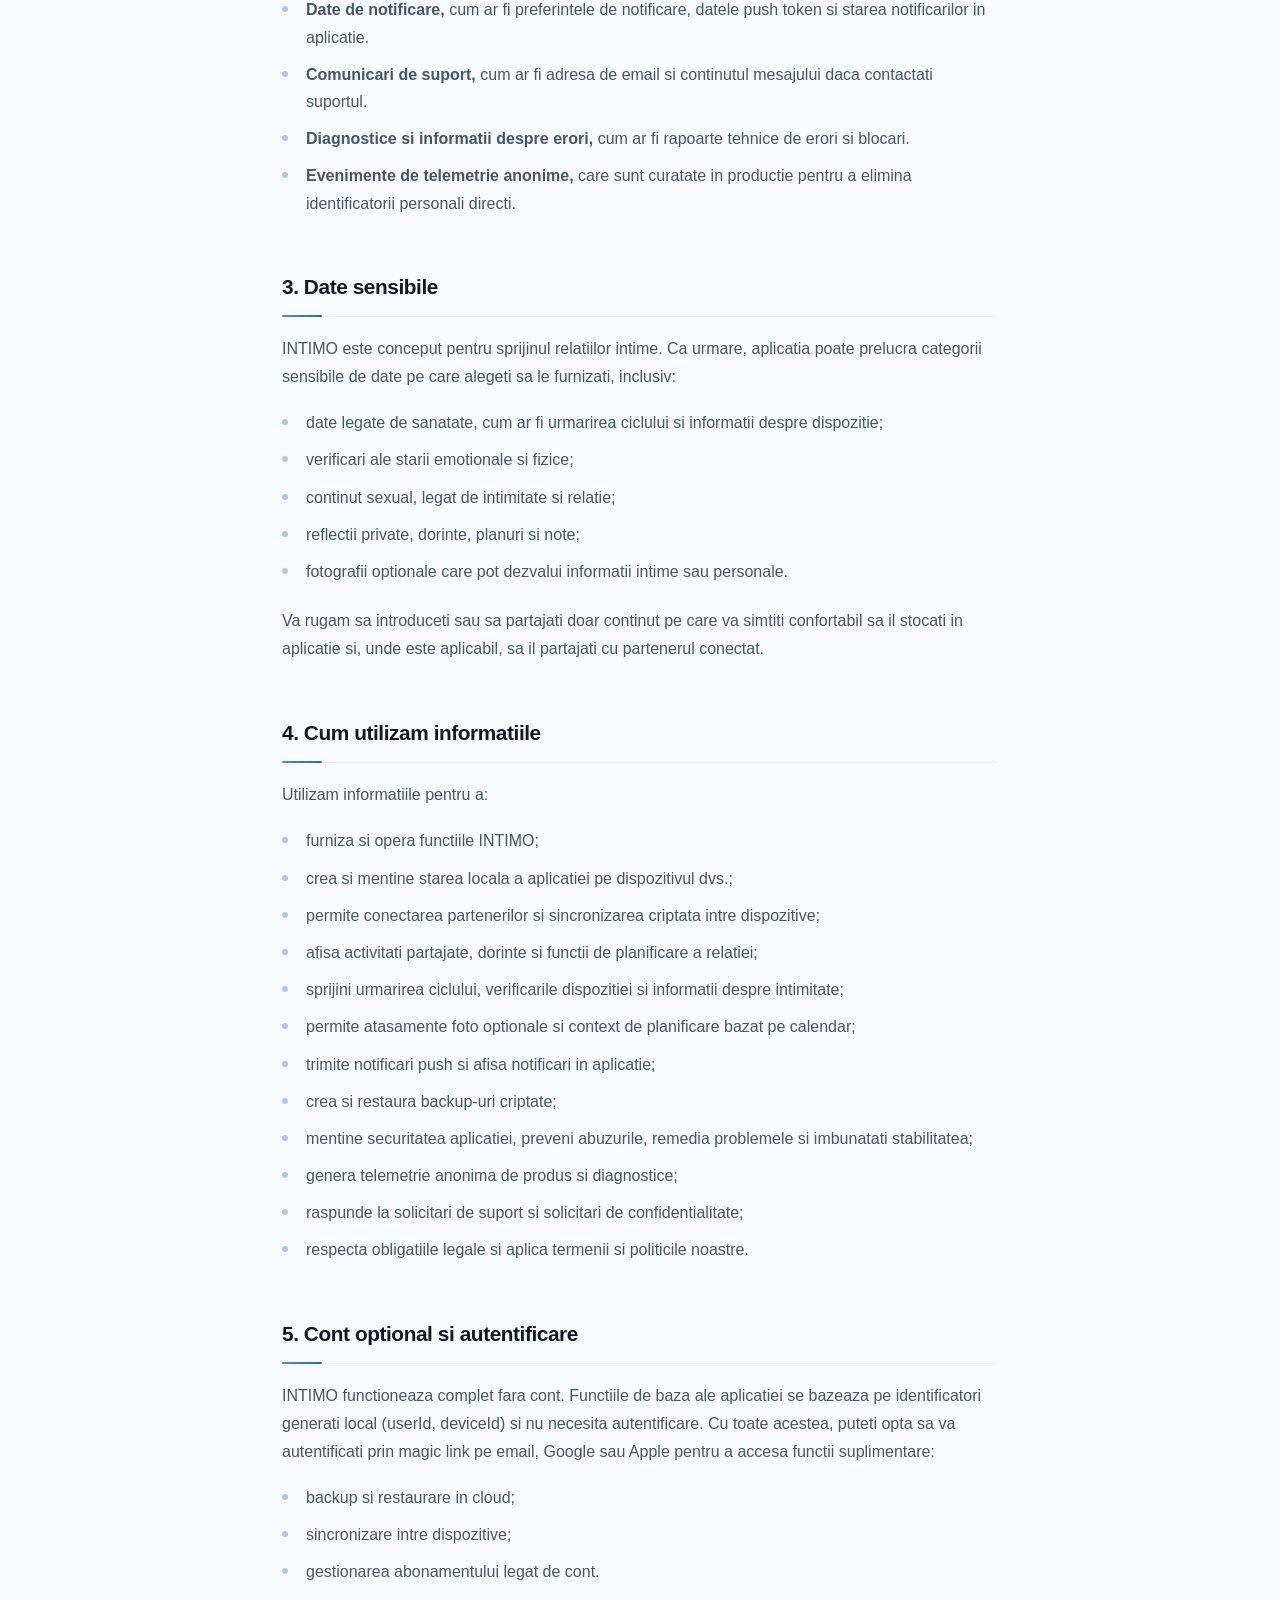
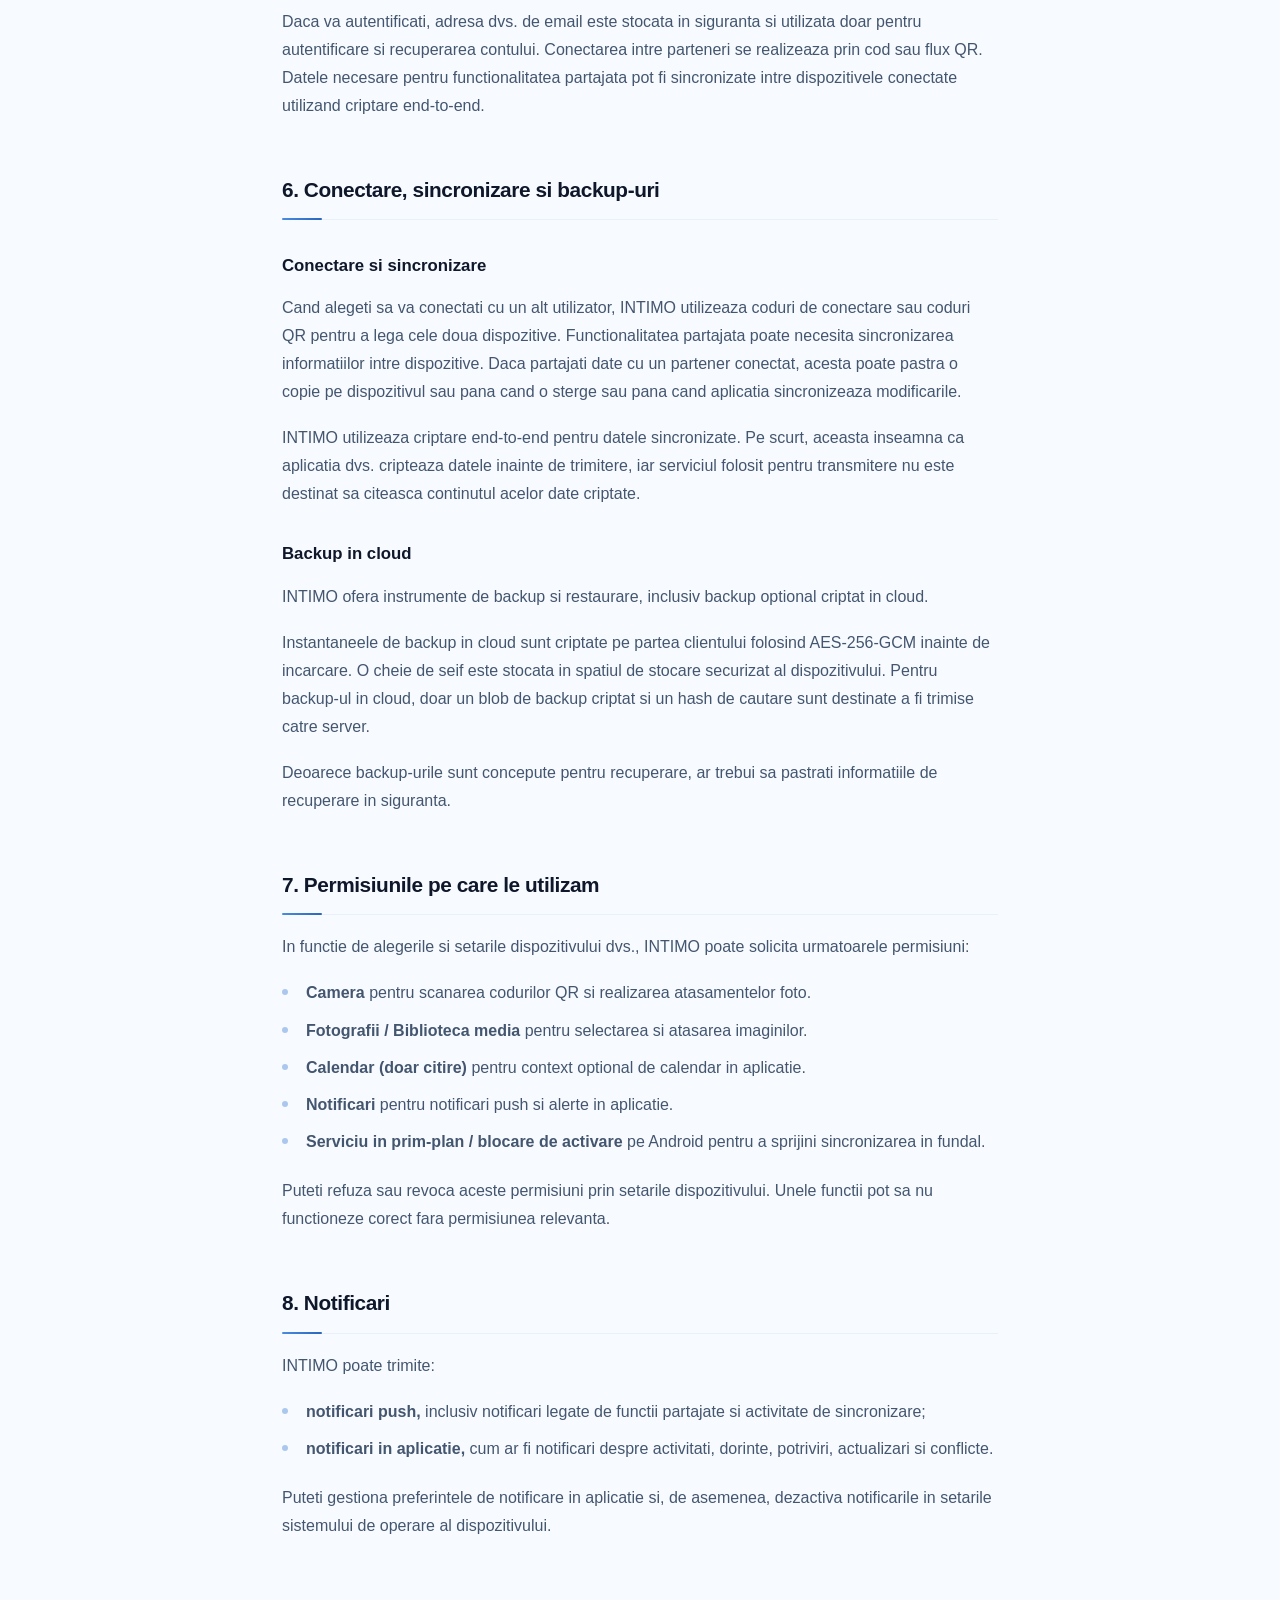
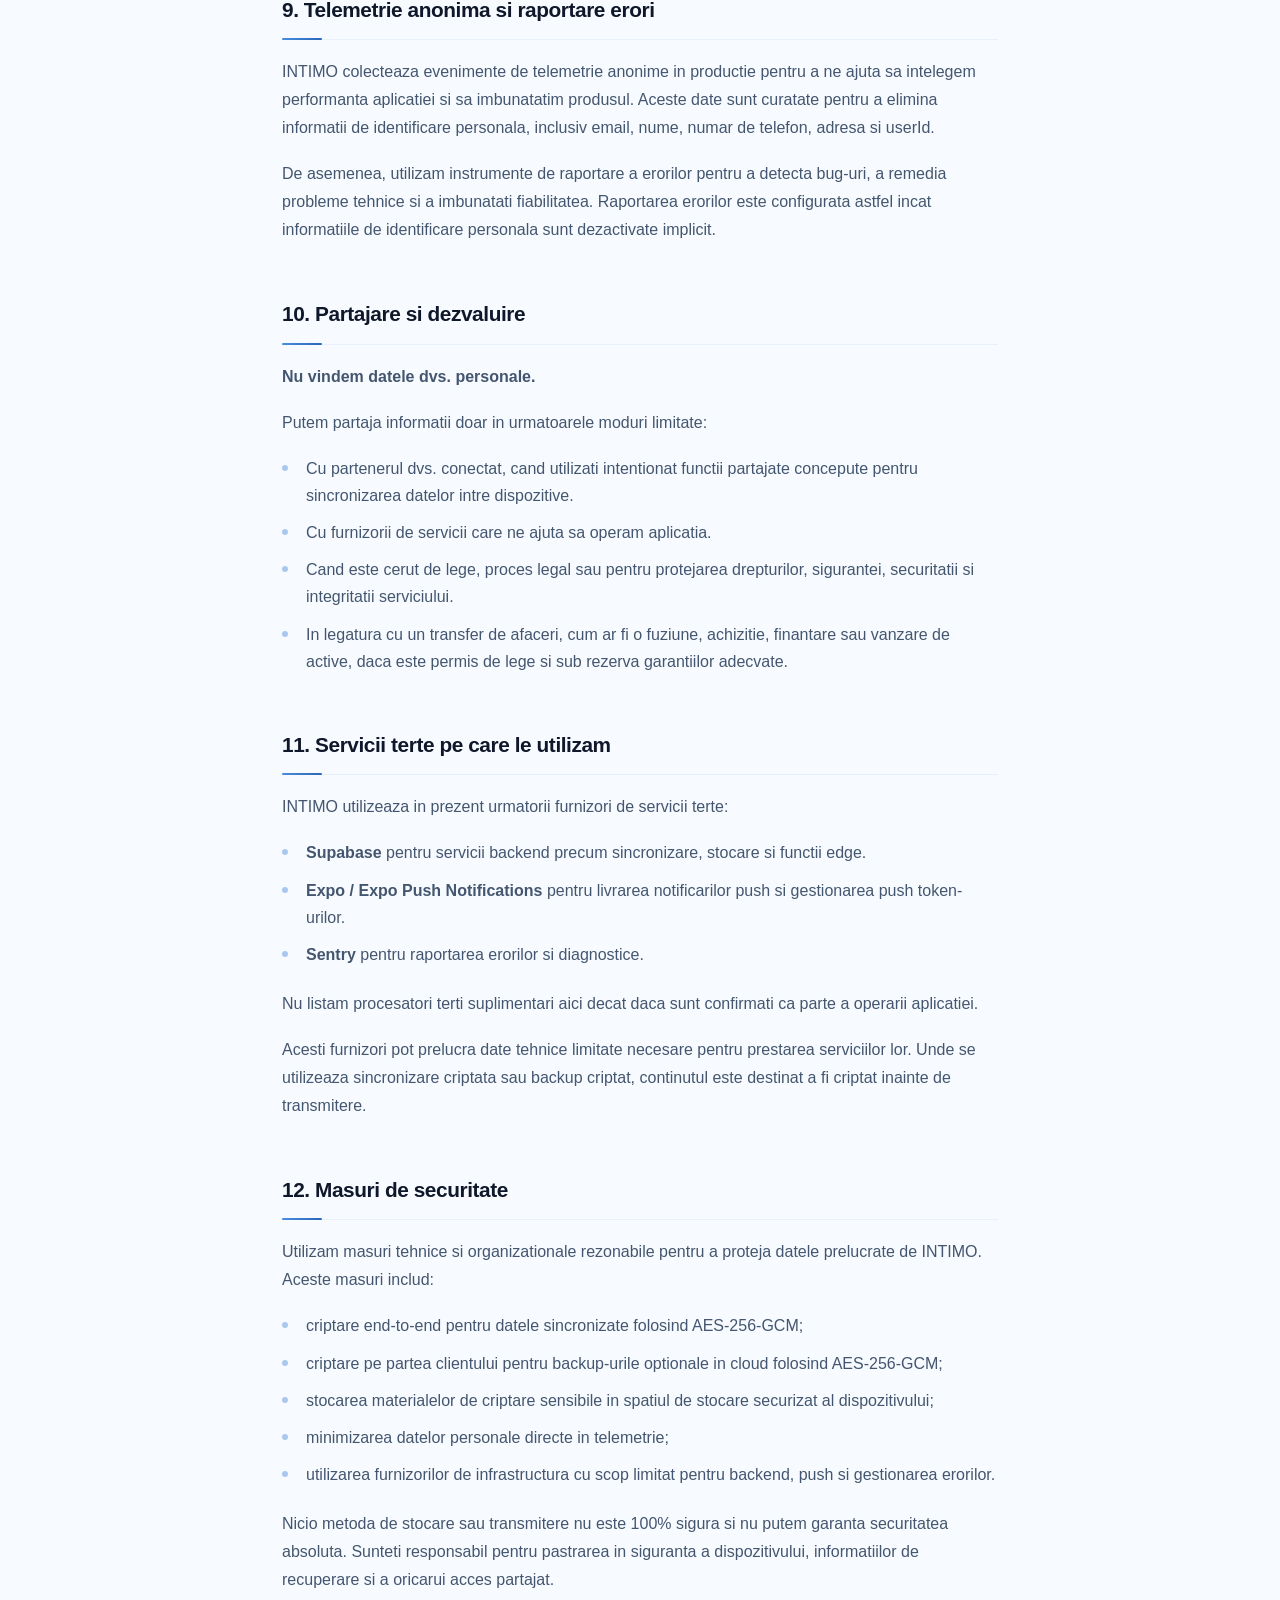
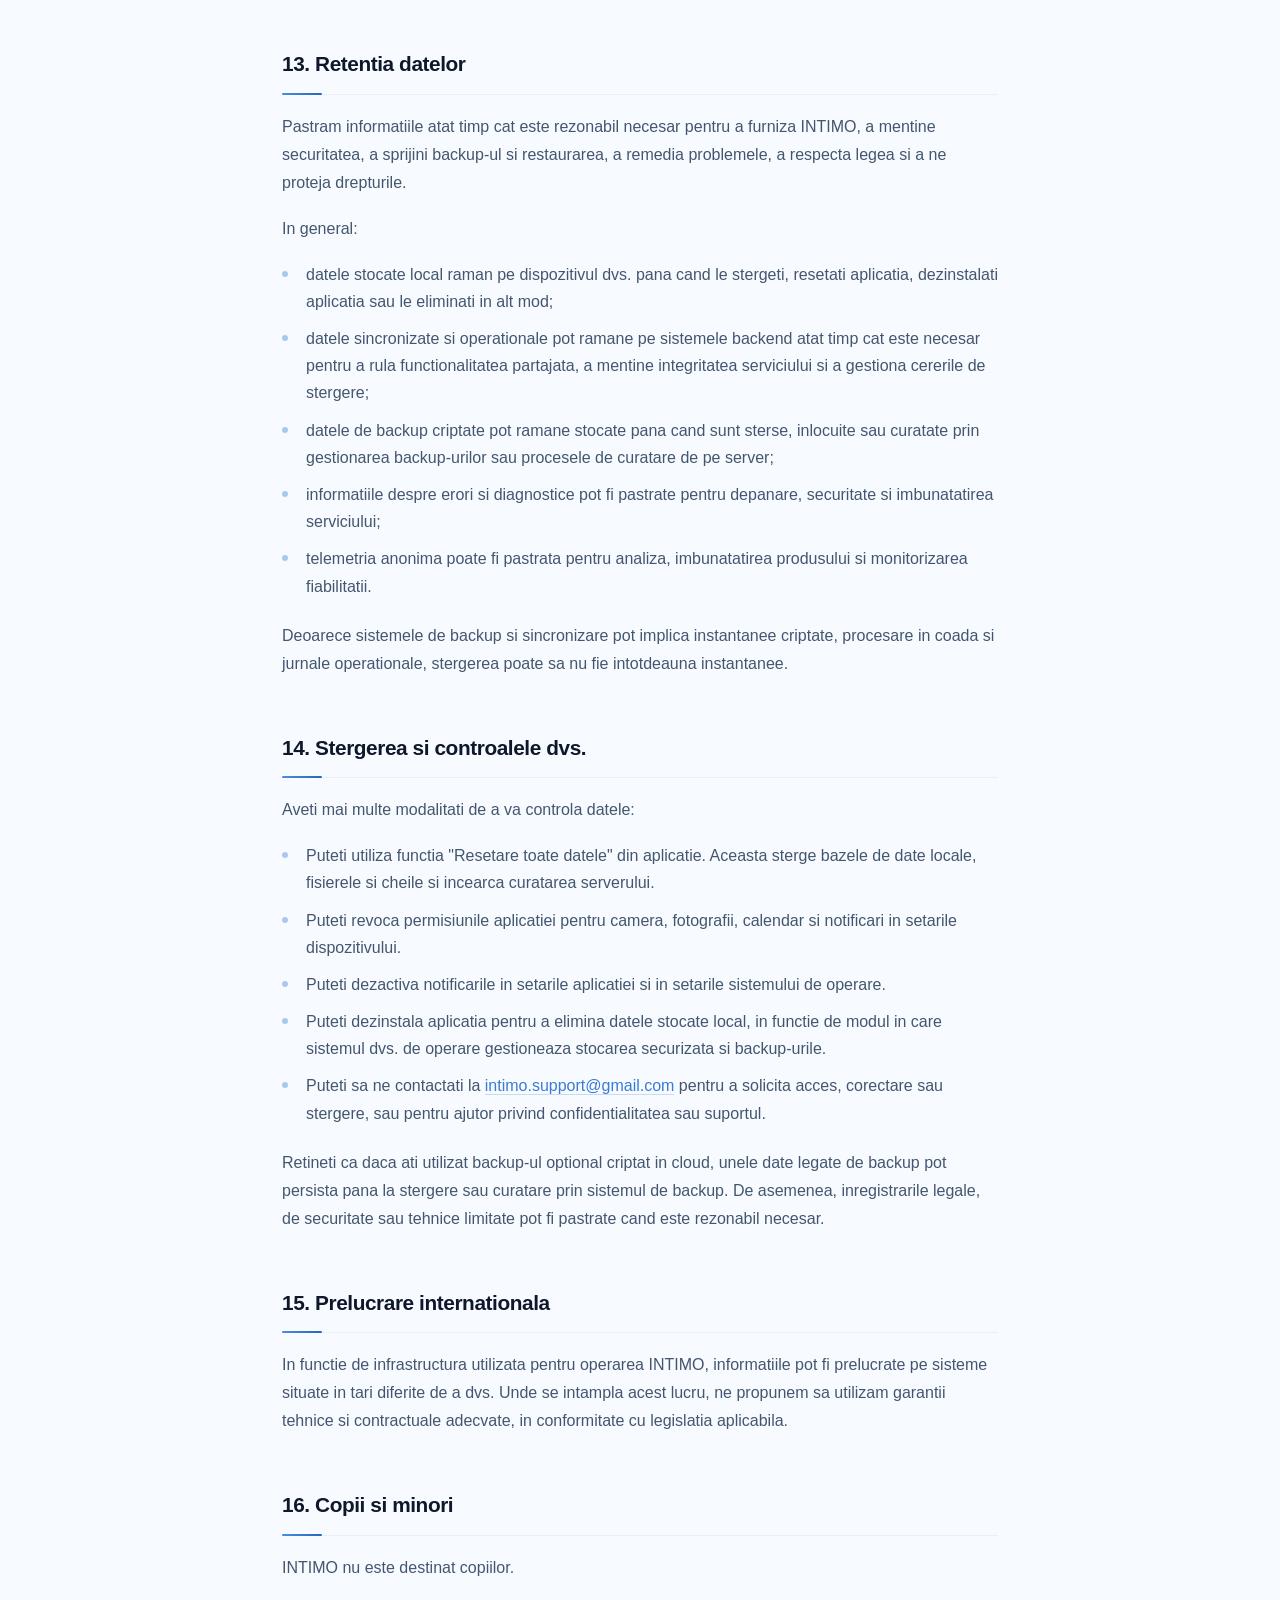
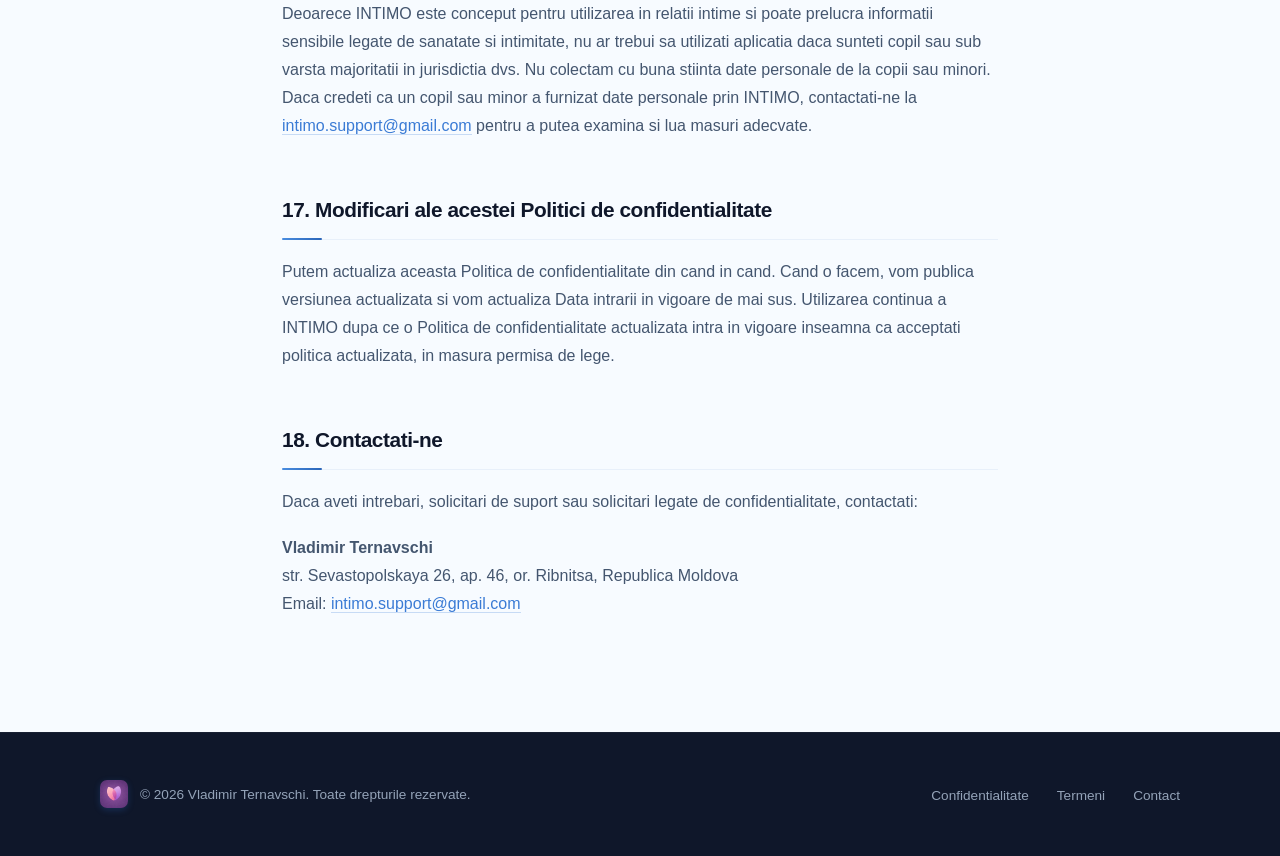
<file: ro/privacy/index.html>
<!DOCTYPE html>
<html lang="ro">
<head>
  <meta charset="UTF-8">
  <script async src="https://www.googletagmanager.com/gtag/js?id=G-GW3P6Z5JPG"></script>
  <script>window.dataLayer=window.dataLayer||[];function gtag(){dataLayer.push(arguments)}gtag("js",new Date());gtag("config","G-GW3P6Z5JPG")</script>
  <script>if(location.hostname==="www.intimo.pro")location.replace(location.href.replace("www.intimo.pro","intimo.pro"));</script>
  <meta name="viewport" content="width=device-width, initial-scale=1.0">
  <title>Politica de confidentialitate - INTIMO</title>
  <meta name="description" content="Politica de confidentialitate INTIMO - cum colectam, folosim si protejam datele dumneavoastra.">
  <meta property="og:title" content="Politica de confidentialitate - INTIMO">
  <meta property="og:description" content="Politica de confidentialitate INTIMO.">
  <meta property="og:type" content="website">
  <meta property="og:url" content="https://intimo.pro/ro/privacy/">
  <meta property="og:site_name" content="INTIMO">
  <meta property="og:image" content="https://intimo.pro/assets/og-image.png">
  <meta name="twitter:card" content="summary_large_image">
  <meta name="twitter:title" content="Politica de confidentialitate - INTIMO">
  <meta name="twitter:description" content="Politica de confidentialitate INTIMO.">
  <meta name="twitter:image" content="https://intimo.pro/assets/og-image.png">
    <meta name="theme-color" content="#3a7bd5">
    <meta name="referrer" content="strict-origin-when-cross-origin">
    <meta http-equiv="Content-Security-Policy" content="default-src 'self'; script-src 'self' 'unsafe-inline' https://www.googletagmanager.com; style-src 'self' 'unsafe-inline' https://fonts.googleapis.com; img-src 'self' data: https:; font-src 'self' https://fonts.gstatic.com; connect-src 'self' https://www.google-analytics.com https://www.googletagmanager.com; frame-src 'none'; object-src 'none'; base-uri 'self'">
    <meta http-equiv="X-Content-Type-Options" content="nosniff">
  <link rel="canonical" href="https://intimo.pro/ro/privacy/">
  <link rel="alternate" hreflang="en" href="https://intimo.pro/privacy">
  <link rel="alternate" hreflang="ru" href="https://intimo.pro/ru/privacy/">
  <link rel="alternate" hreflang="ro" href="https://intimo.pro/ro/privacy/">
  <link rel="alternate" hreflang="x-default" href="https://intimo.pro/privacy">
  <link rel="icon" href="../../assets/images/app-icon.png" type="image/png">
  <link rel="apple-touch-icon" href="../../assets/images/app-icon.png">
  <link rel="preconnect" href="https://fonts.googleapis.com">
  <link rel="preconnect" href="https://fonts.gstatic.com" crossorigin>
  <link rel="stylesheet" href="https://fonts.googleapis.com/css2?family=Inter:wght@400;500;600;700&family=Plus+Jakarta+Sans:wght@700;800&display=swap" crossorigin="anonymous">
  <link rel="stylesheet" href="../../assets/styles.css">
  <script type="application/ld+json">
  {"@context":"https://schema.org","@type":"BreadcrumbList","itemListElement":[{"@type":"ListItem","position":1,"name":"Acasa","item":"https://intimo.pro/ro/"},{"@type":"ListItem","position":2,"name":"Confidentialitate","item":"https://intimo.pro/ro/privacy/"}]}
  </script>
</head>
<body>

  <header class="site-header">
    <div class="header-inner">
      <a href="/ro/" class="logo">
        <span class="logo-mark"><img src="../../assets/images/app-icon.png" alt="INTIMO"></span>
        INTIMO
      </a>
      <button class="menu-toggle" aria-label="Meniu" onclick="document.querySelector('.nav-links').classList.toggle('open')">
        <svg viewBox="0 0 24 24" fill="none" stroke="currentColor" stroke-width="2" stroke-linecap="round"><line x1="3" y1="6" x2="21" y2="6"/><line x1="3" y1="12" x2="21" y2="12"/><line x1="3" y1="18" x2="21" y2="18"/></svg>
      </button>
      <ul class="nav-links">
        <li><a href="/ro/">Acasa</a></li>
        <li><a href="/ro/privacy/" class="active">Confidentialitate</a></li>
        <li><a href="/ro/terms/">Termeni</a></li>
        <li><span class="lang-switch"><a href="/privacy">EN</a><a href="/ru/privacy/">RU</a><a href="/ro/privacy/" class="active">RO</a></span></li>
      </ul>
    </div>
  </header>

  <main>
    <nav class="breadcrumb" aria-label="Navigare">
      <a href="/ro/">Acasa</a><span class="breadcrumb-sep">/</span>Confidentialitate
    </nav>
    <div class="policy-header">
      <h1>Politica de confidentialitate</h1>
      <p class="policy-meta">Data intrarii in vigoare: 1 aprilie 2026</p>
    </div>

    <article class="policy-content">

      <p class="section-intro">Aceasta Politica de confidentialitate explica modul in care Vladimir Ternavschi ("noi" sau "al nostru") colecteaza, utilizeaza, stocheaza, protejeaza si partajeaza informatiile atunci cand utilizati INTIMO (nume pachet: com.intimo.app) si materialele publice asociate disponibile la <a href="https://intimo.pro">intimo.pro</a>.</p>

      <p>INTIMO este o aplicatie de conexiune pentru cupluri si planificare a intimitatii. Include functii precum conectarea partenerilor, sincronizarea criptata intre dispozitive, activitati, reflectii, dorinte, planificarea relatiei, urmarirea ciclului, verificari ale dispozitiei, informatii despre intimitate, atasamente foto optionale, integrare optionala cu calendarul (doar citire), notificari si instrumente de backup si restaurare.</p>

      <p>Utilizand INTIMO, sunteti de acord cu practicile descrise in aceasta Politica de confidentialitate.</p>

      <h2>1. Informatii despre dezvoltator</h2>
      <p><strong>Dezvoltator:</strong> Vladimir Ternavschi<br>
      <strong>Adresa:</strong> str. Sevastopolskaya 26, ap. 46, or. Ribnitsa, Republica Moldova<br>
      <strong>Email confidentialitate:</strong> <a href="mailto:intimo.support@gmail.com" rel="noopener noreferrer">intimo.support@gmail.com</a><br>
      <strong>Email suport:</strong> <a href="mailto:intimo.support@gmail.com" rel="noopener noreferrer">intimo.support@gmail.com</a></p>

      <h2>2. Informatiile pe care le colectam</h2>
      <p>INTIMO nu necesita un cont pentru utilizarea aplicatiei. Functiile de baza functioneaza complet fara inregistrare. Daca alegeti sa va autentificati (prin magic link pe email, Google sau Apple), aceasta deblocheaza functii suplimentare precum backup-ul in cloud si sincronizarea intre dispozitive. INTIMO utilizeaza de asemenea identificatori generati local si informatiile pe care alegeti sa le introduceti in aplicatie.</p>
      <p>Putem colecta si prelucra urmatoarele categorii de informatii:</p>
      <ul>
        <li><strong>Identificatori de dispozitiv si aplicatie,</strong> cum ar fi userId generat local, deviceId, starea de conectare, versiunea aplicatiei, push token si informatii tehnice necesare functionarii aplicatiei.</li>
        <li><strong>Informatii de profil si configurare</strong> pe care alegeti sa le furnizati, cum ar fi numele sau porecla, pronumele, preferintele, obiectivele si alegerile de onboarding.</li>
        <li><strong>Continut generat de utilizator,</strong> cum ar fi activitati, reflectii, dorinte, programe, note, jurnale de dispozitie, inregistrari legate de ciclu, continut de planificare a intimitatii si imagini optionale.</li>
        <li><strong>Date personale sensibile,</strong> inclusiv informatii legate de sanatate si intimitate, cum ar fi date de urmarire a ciclului, verificari ale dispozitiei, stari emotionale si fizice si continut sexual sau intim pe care alegeti sa il stocati sau partajati prin aplicatie.</li>
        <li><strong>Informatii de calendar,</strong> daca acordati acces optional la calendar (doar citire), pentru ca aplicatia sa poata afisa contextul de programare in INTIMO.</li>
        <li><strong>Date de notificare,</strong> cum ar fi preferintele de notificare, datele push token si starea notificarilor in aplicatie.</li>
        <li><strong>Comunicari de suport,</strong> cum ar fi adresa de email si continutul mesajului daca contactati suportul.</li>
        <li><strong>Diagnostice si informatii despre erori,</strong> cum ar fi rapoarte tehnice de erori si blocari.</li>
        <li><strong>Evenimente de telemetrie anonime,</strong> care sunt curatate in productie pentru a elimina identificatorii personali directi.</li>
      </ul>

      <h2>3. Date sensibile</h2>
      <p>INTIMO este conceput pentru sprijinul relatiilor intime. Ca urmare, aplicatia poate prelucra categorii sensibile de date pe care alegeti sa le furnizati, inclusiv:</p>
      <ul>
        <li>date legate de sanatate, cum ar fi urmarirea ciclului si informatii despre dispozitie;</li>
        <li>verificari ale starii emotionale si fizice;</li>
        <li>continut sexual, legat de intimitate si relatie;</li>
        <li>reflectii private, dorinte, planuri si note;</li>
        <li>fotografii optionale care pot dezvalui informatii intime sau personale.</li>
      </ul>
      <p>Va rugam sa introduceti sau sa partajati doar continut pe care va simtiti confortabil sa il stocati in aplicatie si, unde este aplicabil, sa il partajati cu partenerul conectat.</p>

      <h2>4. Cum utilizam informatiile</h2>
      <p>Utilizam informatiile pentru a:</p>
      <ul>
        <li>furniza si opera functiile INTIMO;</li>
        <li>crea si mentine starea locala a aplicatiei pe dispozitivul dvs.;</li>
        <li>permite conectarea partenerilor si sincronizarea criptata intre dispozitive;</li>
        <li>afisa activitati partajate, dorinte si functii de planificare a relatiei;</li>
        <li>sprijini urmarirea ciclului, verificarile dispozitiei si informatii despre intimitate;</li>
        <li>permite atasamente foto optionale si context de planificare bazat pe calendar;</li>
        <li>trimite notificari push si afisa notificari in aplicatie;</li>
        <li>crea si restaura backup-uri criptate;</li>
        <li>mentine securitatea aplicatiei, preveni abuzurile, remedia problemele si imbunatati stabilitatea;</li>
        <li>genera telemetrie anonima de produs si diagnostice;</li>
        <li>raspunde la solicitari de suport si solicitari de confidentialitate;</li>
        <li>respecta obligatiile legale si aplica termenii si politicile noastre.</li>
      </ul>

      <h2>5. Cont optional si autentificare</h2>
      <p>INTIMO functioneaza complet fara cont. Functiile de baza ale aplicatiei se bazeaza pe identificatori generati local (userId, deviceId) si nu necesita autentificare. Cu toate acestea, puteti opta sa va autentificati prin magic link pe email, Google sau Apple pentru a accesa functii suplimentare:</p>
      <ul>
        <li>backup si restaurare in cloud;</li>
        <li>sincronizare intre dispozitive;</li>
        <li>gestionarea abonamentului legat de cont.</li>
      </ul>
      <p>Daca va autentificati, adresa dvs. de email este stocata in siguranta si utilizata doar pentru autentificare si recuperarea contului. Conectarea intre parteneri se realizeaza prin cod sau flux QR. Datele necesare pentru functionalitatea partajata pot fi sincronizate intre dispozitivele conectate utilizand criptare end-to-end.</p>

      <h2>6. Conectare, sincronizare si backup-uri</h2>

      <h3>Conectare si sincronizare</h3>
      <p>Cand alegeti sa va conectati cu un alt utilizator, INTIMO utilizeaza coduri de conectare sau coduri QR pentru a lega cele doua dispozitive. Functionalitatea partajata poate necesita sincronizarea informatiilor intre dispozitive. Daca partajati date cu un partener conectat, acesta poate pastra o copie pe dispozitivul sau pana cand o sterge sau pana cand aplicatia sincronizeaza modificarile.</p>
      <p>INTIMO utilizeaza criptare end-to-end pentru datele sincronizate. Pe scurt, aceasta inseamna ca aplicatia dvs. cripteaza datele inainte de trimitere, iar serviciul folosit pentru transmitere nu este destinat sa citeasca continutul acelor date criptate.</p>

      <h3>Backup in cloud</h3>
      <p>INTIMO ofera instrumente de backup si restaurare, inclusiv backup optional criptat in cloud.</p>
      <p>Instantaneele de backup in cloud sunt criptate pe partea clientului folosind AES-256-GCM inainte de incarcare. O cheie de seif este stocata in spatiul de stocare securizat al dispozitivului. Pentru backup-ul in cloud, doar un blob de backup criptat si un hash de cautare sunt destinate a fi trimise catre server.</p>
      <p>Deoarece backup-urile sunt concepute pentru recuperare, ar trebui sa pastrati informatiile de recuperare in siguranta.</p>

      <h2>7. Permisiunile pe care le utilizam</h2>
      <p>In functie de alegerile si setarile dispozitivului dvs., INTIMO poate solicita urmatoarele permisiuni:</p>
      <ul>
        <li><strong>Camera</strong> pentru scanarea codurilor QR si realizarea atasamentelor foto.</li>
        <li><strong>Fotografii / Biblioteca media</strong> pentru selectarea si atasarea imaginilor.</li>
        <li><strong>Calendar (doar citire)</strong> pentru context optional de calendar in aplicatie.</li>
        <li><strong>Notificari</strong> pentru notificari push si alerte in aplicatie.</li>
        <li><strong>Serviciu in prim-plan / blocare de activare</strong> pe Android pentru a sprijini sincronizarea in fundal.</li>
      </ul>
      <p>Puteti refuza sau revoca aceste permisiuni prin setarile dispozitivului. Unele functii pot sa nu functioneze corect fara permisiunea relevanta.</p>

      <h2>8. Notificari</h2>
      <p>INTIMO poate trimite:</p>
      <ul>
        <li><strong>notificari push,</strong> inclusiv notificari legate de functii partajate si activitate de sincronizare;</li>
        <li><strong>notificari in aplicatie,</strong> cum ar fi notificari despre activitati, dorinte, potriviri, actualizari si conflicte.</li>
      </ul>
      <p>Puteti gestiona preferintele de notificare in aplicatie si, de asemenea, dezactiva notificarile in setarile sistemului de operare al dispozitivului.</p>

      <h2>9. Telemetrie anonima si raportare erori</h2>
      <p>INTIMO colecteaza evenimente de telemetrie anonime in productie pentru a ne ajuta sa intelegem performanta aplicatiei si sa imbunatatim produsul. Aceste date sunt curatate pentru a elimina informatii de identificare personala, inclusiv email, nume, numar de telefon, adresa si userId.</p>
      <p>De asemenea, utilizam instrumente de raportare a erorilor pentru a detecta bug-uri, a remedia probleme tehnice si a imbunatati fiabilitatea. Raportarea erorilor este configurata astfel incat informatiile de identificare personala sunt dezactivate implicit.</p>

      <h2>10. Partajare si dezvaluire</h2>
      <p><strong>Nu vindem datele dvs. personale.</strong></p>
      <p>Putem partaja informatii doar in urmatoarele moduri limitate:</p>
      <ul>
        <li>Cu partenerul dvs. conectat, cand utilizati intentionat functii partajate concepute pentru sincronizarea datelor intre dispozitive.</li>
        <li>Cu furnizorii de servicii care ne ajuta sa operam aplicatia.</li>
        <li>Cand este cerut de lege, proces legal sau pentru protejarea drepturilor, sigurantei, securitatii si integritatii serviciului.</li>
        <li>In legatura cu un transfer de afaceri, cum ar fi o fuziune, achizitie, finantare sau vanzare de active, daca este permis de lege si sub rezerva garantiilor adecvate.</li>
      </ul>

      <h2>11. Servicii terte pe care le utilizam</h2>
      <p>INTIMO utilizeaza in prezent urmatorii furnizori de servicii terte:</p>
      <ul>
        <li><strong>Supabase</strong> pentru servicii backend precum sincronizare, stocare si functii edge.</li>
        <li><strong>Expo / Expo Push Notifications</strong> pentru livrarea notificarilor push si gestionarea push token-urilor.</li>
        <li><strong>Sentry</strong> pentru raportarea erorilor si diagnostice.</li>
      </ul>
      <p>Nu listam procesatori terti suplimentari aici decat daca sunt confirmati ca parte a operarii aplicatiei.</p>
      <p>Acesti furnizori pot prelucra date tehnice limitate necesare pentru prestarea serviciilor lor. Unde se utilizeaza sincronizare criptata sau backup criptat, continutul este destinat a fi criptat inainte de transmitere.</p>

      <h2>12. Masuri de securitate</h2>
      <p>Utilizam masuri tehnice si organizationale rezonabile pentru a proteja datele prelucrate de INTIMO. Aceste masuri includ:</p>
      <ul>
        <li>criptare end-to-end pentru datele sincronizate folosind AES-256-GCM;</li>
        <li>criptare pe partea clientului pentru backup-urile optionale in cloud folosind AES-256-GCM;</li>
        <li>stocarea materialelor de criptare sensibile in spatiul de stocare securizat al dispozitivului;</li>
        <li>minimizarea datelor personale directe in telemetrie;</li>
        <li>utilizarea furnizorilor de infrastructura cu scop limitat pentru backend, push si gestionarea erorilor.</li>
      </ul>
      <p>Nicio metoda de stocare sau transmitere nu este 100% sigura si nu putem garanta securitatea absoluta. Sunteti responsabil pentru pastrarea in siguranta a dispozitivului, informatiilor de recuperare si a oricarui acces partajat.</p>

      <h2>13. Retentia datelor</h2>
      <p>Pastram informatiile atat timp cat este rezonabil necesar pentru a furniza INTIMO, a mentine securitatea, a sprijini backup-ul si restaurarea, a remedia problemele, a respecta legea si a ne proteja drepturile.</p>
      <p>In general:</p>
      <ul>
        <li>datele stocate local raman pe dispozitivul dvs. pana cand le stergeti, resetati aplicatia, dezinstalati aplicatia sau le eliminati in alt mod;</li>
        <li>datele sincronizate si operationale pot ramane pe sistemele backend atat timp cat este necesar pentru a rula functionalitatea partajata, a mentine integritatea serviciului si a gestiona cererile de stergere;</li>
        <li>datele de backup criptate pot ramane stocate pana cand sunt sterse, inlocuite sau curatate prin gestionarea backup-urilor sau procesele de curatare de pe server;</li>
        <li>informatiile despre erori si diagnostice pot fi pastrate pentru depanare, securitate si imbunatatirea serviciului;</li>
        <li>telemetria anonima poate fi pastrata pentru analiza, imbunatatirea produsului si monitorizarea fiabilitatii.</li>
      </ul>
      <p>Deoarece sistemele de backup si sincronizare pot implica instantanee criptate, procesare in coada si jurnale operationale, stergerea poate sa nu fie intotdeauna instantanee.</p>

      <h2>14. Stergerea si controalele dvs.</h2>
      <p>Aveti mai multe modalitati de a va controla datele:</p>
      <ul>
        <li>Puteti utiliza functia "Resetare toate datele" din aplicatie. Aceasta sterge bazele de date locale, fisierele si cheile si incearca curatarea serverului.</li>
        <li>Puteti revoca permisiunile aplicatiei pentru camera, fotografii, calendar si notificari in setarile dispozitivului.</li>
        <li>Puteti dezactiva notificarile in setarile aplicatiei si in setarile sistemului de operare.</li>
        <li>Puteti dezinstala aplicatia pentru a elimina datele stocate local, in functie de modul in care sistemul dvs. de operare gestioneaza stocarea securizata si backup-urile.</li>
        <li>Puteti sa ne contactati la <a href="mailto:intimo.support@gmail.com" rel="noopener noreferrer">intimo.support@gmail.com</a> pentru a solicita acces, corectare sau stergere, sau pentru ajutor privind confidentialitatea sau suportul.</li>
      </ul>
      <p>Retineti ca daca ati utilizat backup-ul optional criptat in cloud, unele date legate de backup pot persista pana la stergere sau curatare prin sistemul de backup. De asemenea, inregistrarile legale, de securitate sau tehnice limitate pot fi pastrate cand este rezonabil necesar.</p>

      <h2>15. Prelucrare internationala</h2>
      <p>In functie de infrastructura utilizata pentru operarea INTIMO, informatiile pot fi prelucrate pe sisteme situate in tari diferite de a dvs. Unde se intampla acest lucru, ne propunem sa utilizam garantii tehnice si contractuale adecvate, in conformitate cu legislatia aplicabila.</p>

      <h2>16. Copii si minori</h2>
      <p>INTIMO nu este destinat copiilor.</p>
      <p>Deoarece INTIMO este conceput pentru utilizarea in relatii intime si poate prelucra informatii sensibile legate de sanatate si intimitate, nu ar trebui sa utilizati aplicatia daca sunteti copil sau sub varsta majoritatii in jurisdictia dvs. Nu colectam cu buna stiinta date personale de la copii sau minori. Daca credeti ca un copil sau minor a furnizat date personale prin INTIMO, contactati-ne la <a href="mailto:intimo.support@gmail.com" rel="noopener noreferrer">intimo.support@gmail.com</a> pentru a putea examina si lua masuri adecvate.</p>

      <h2>17. Modificari ale acestei Politici de confidentialitate</h2>
      <p>Putem actualiza aceasta Politica de confidentialitate din cand in cand. Cand o facem, vom publica versiunea actualizata si vom actualiza Data intrarii in vigoare de mai sus. Utilizarea continua a INTIMO dupa ce o Politica de confidentialitate actualizata intra in vigoare inseamna ca acceptati politica actualizata, in masura permisa de lege.</p>

      <h2>18. Contactati-ne</h2>
      <p>Daca aveti intrebari, solicitari de suport sau solicitari legate de confidentialitate, contactati:</p>
      <p><strong>Vladimir Ternavschi</strong><br>
      str. Sevastopolskaya 26, ap. 46, or. Ribnitsa, Republica Moldova<br>
      Email: <a href="mailto:intimo.support@gmail.com" rel="noopener noreferrer">intimo.support@gmail.com</a></p>

    </article>
  </main>

  <footer class="site-footer">
    <div class="footer-inner">
      <div class="footer-left">
        <span class="footer-logo"><img src="../../assets/images/app-icon.png" alt="INTIMO"></span>
        &copy; 2026 Vladimir Ternavschi. Toate drepturile rezervate.
      </div>
      <ul class="footer-links">
        <li><a href="/ro/privacy/">Confidentialitate</a></li>
        <li><a href="/ro/terms/">Termeni</a></li>
        <li><a href="mailto:intimo.support@gmail.com" rel="noopener noreferrer">Contact</a></li>
      </ul>
    </div>
  </footer>

<script>(function(){var h=document.querySelector(".site-header");if(h)window.addEventListener("scroll",function(){h.classList.toggle("scrolled",window.scrollY>40)},{passive:true})})()</script>
</body>
</html>
</file>
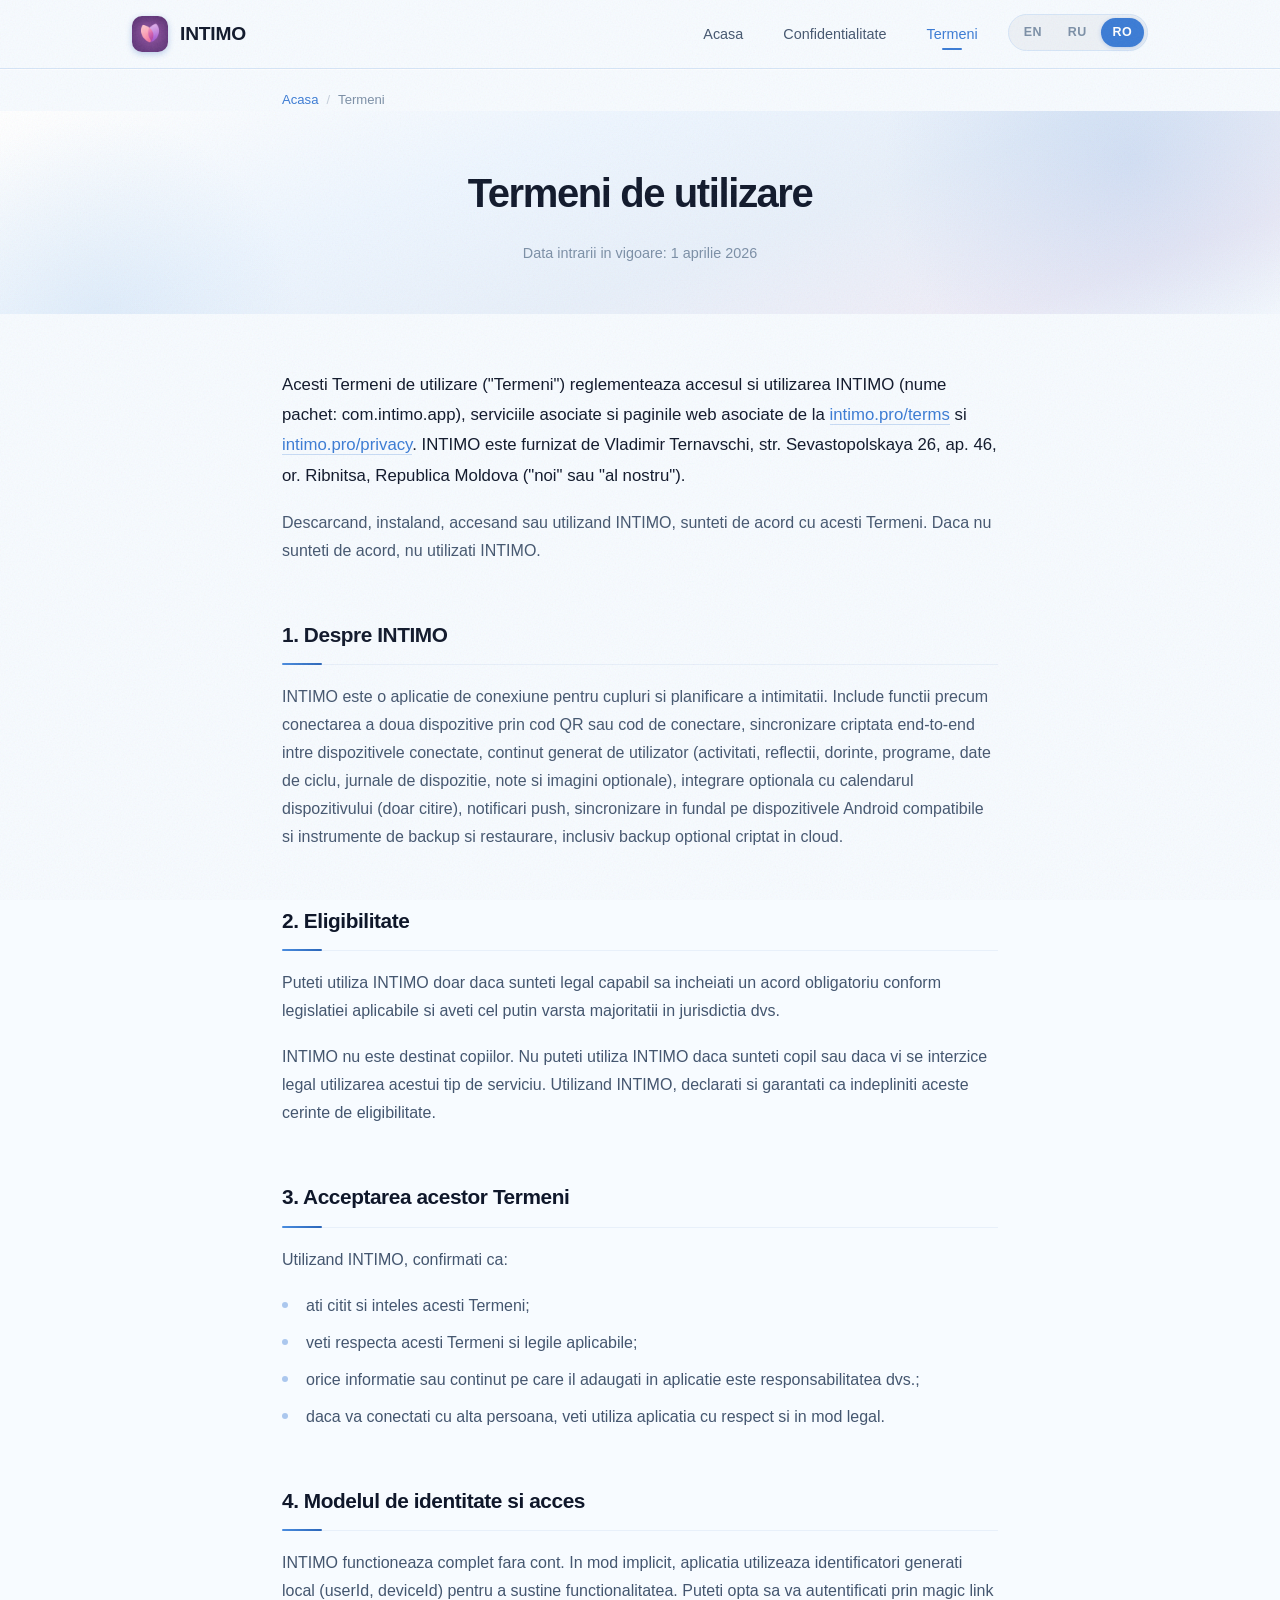
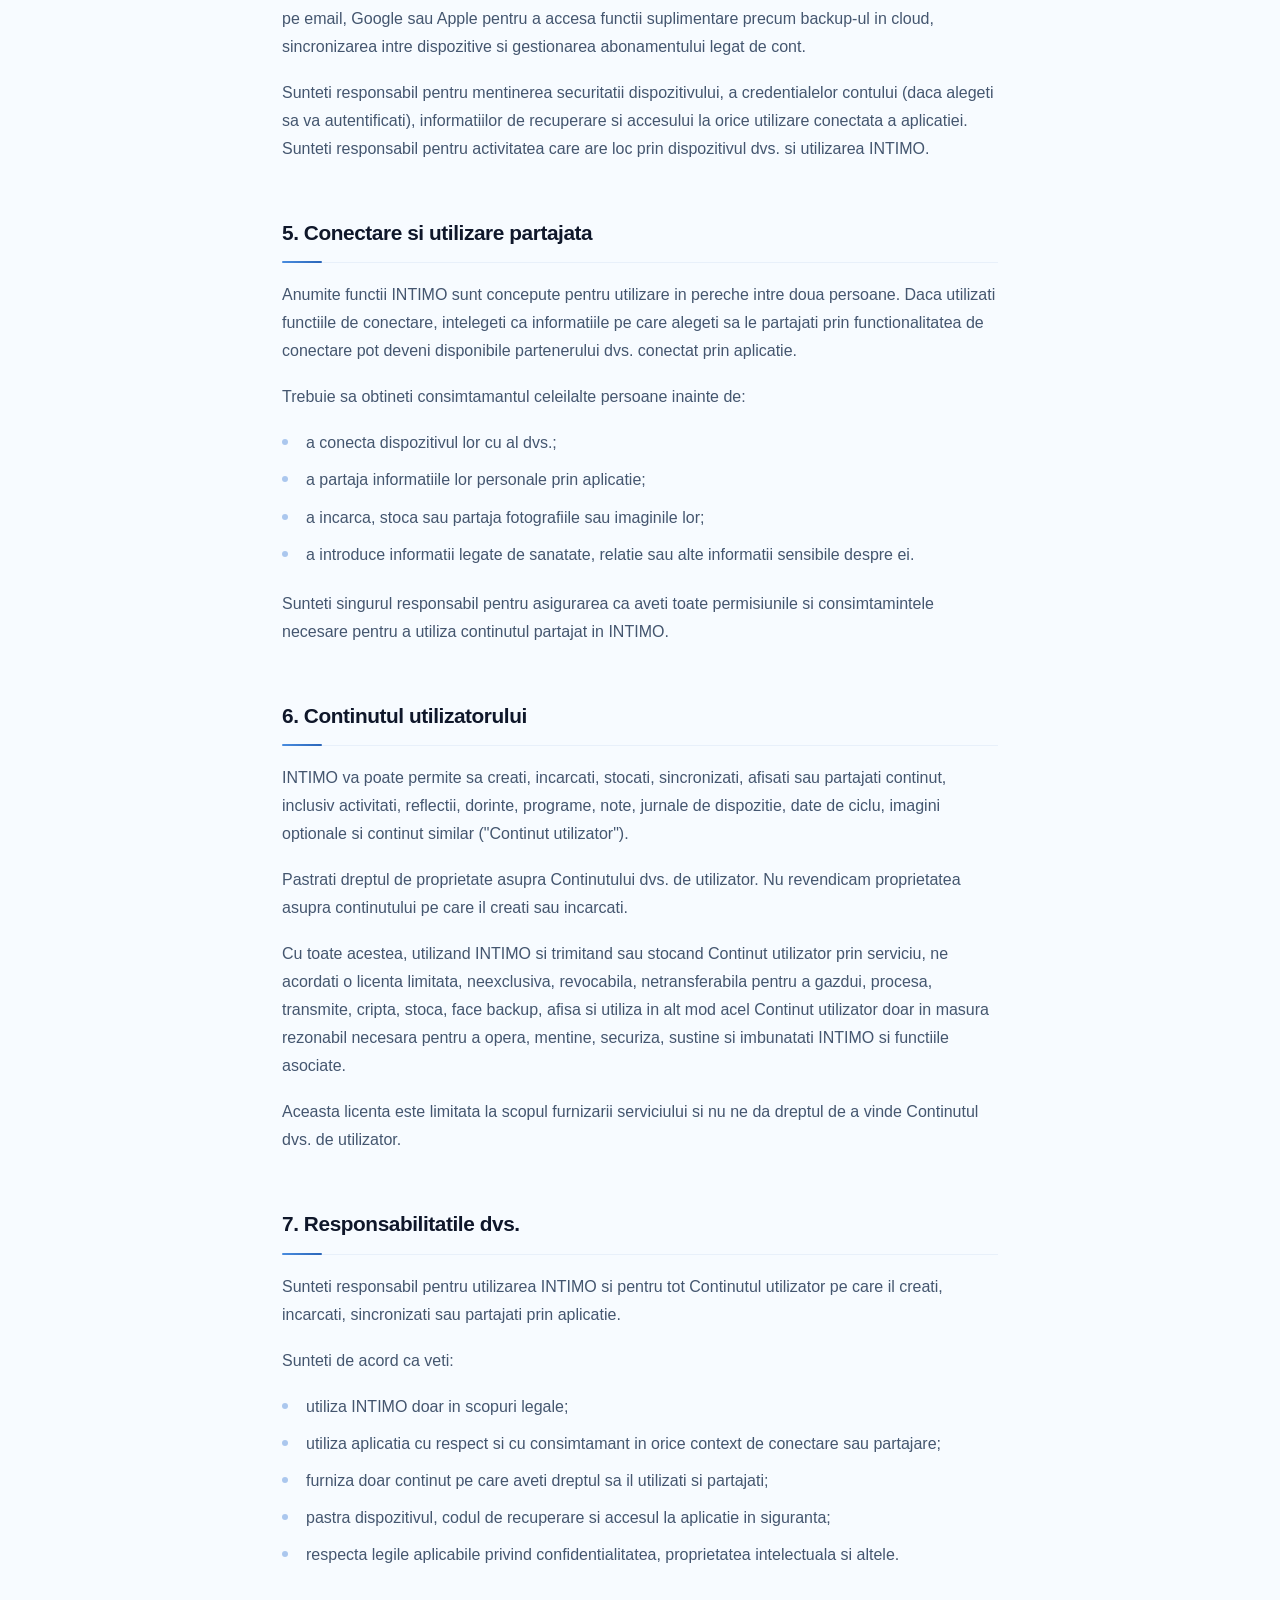
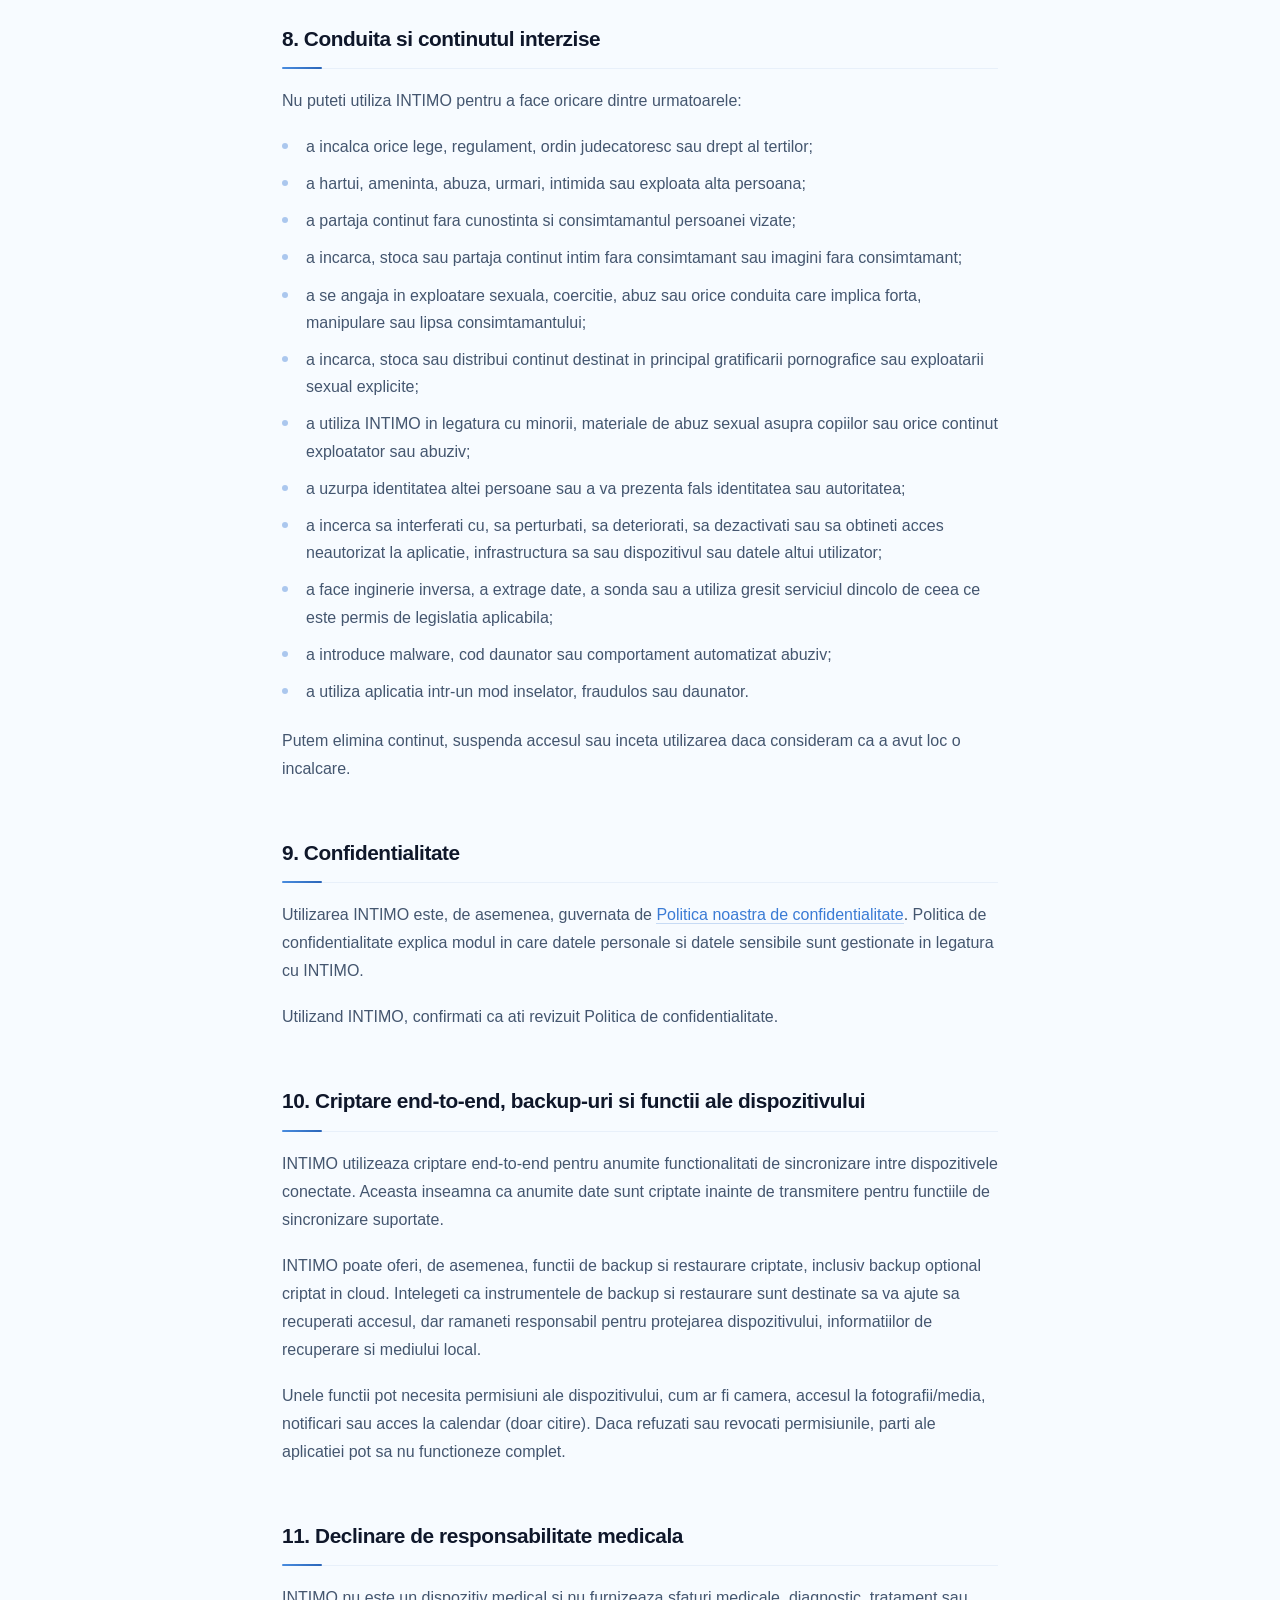
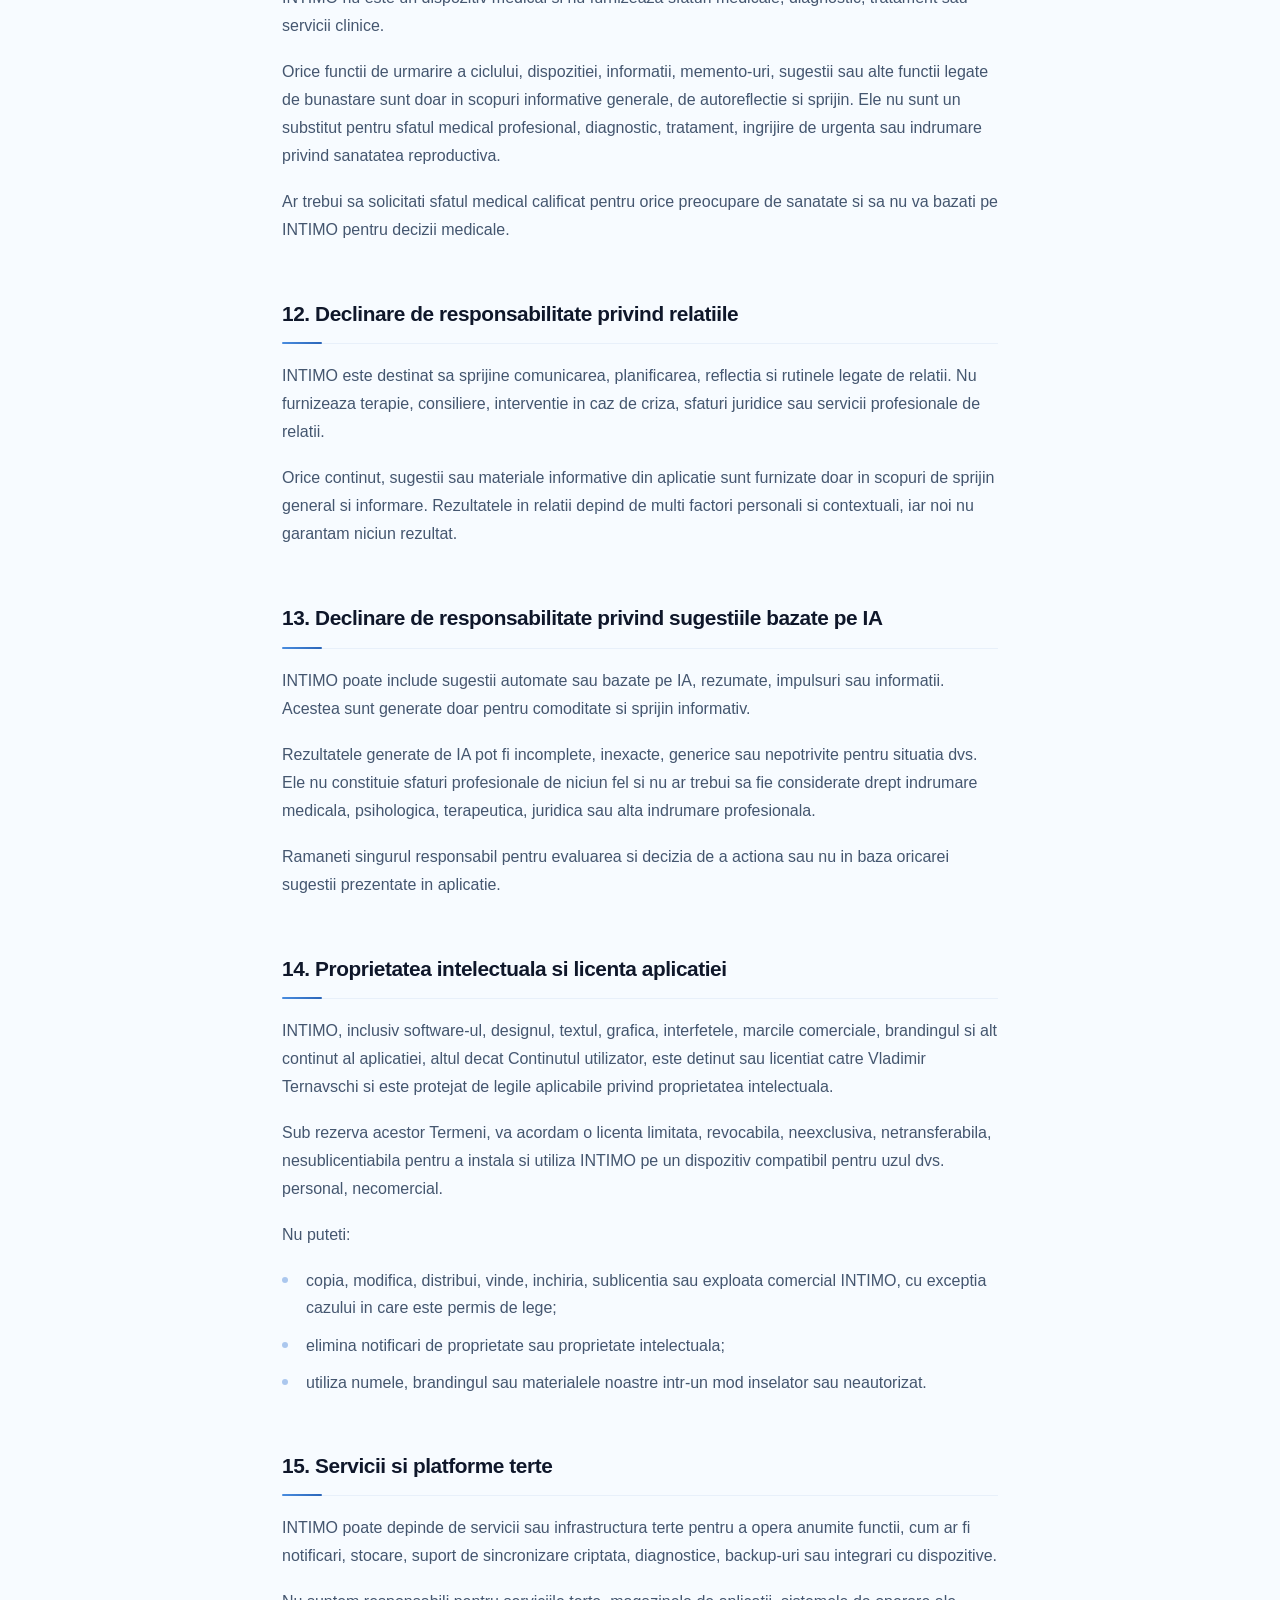
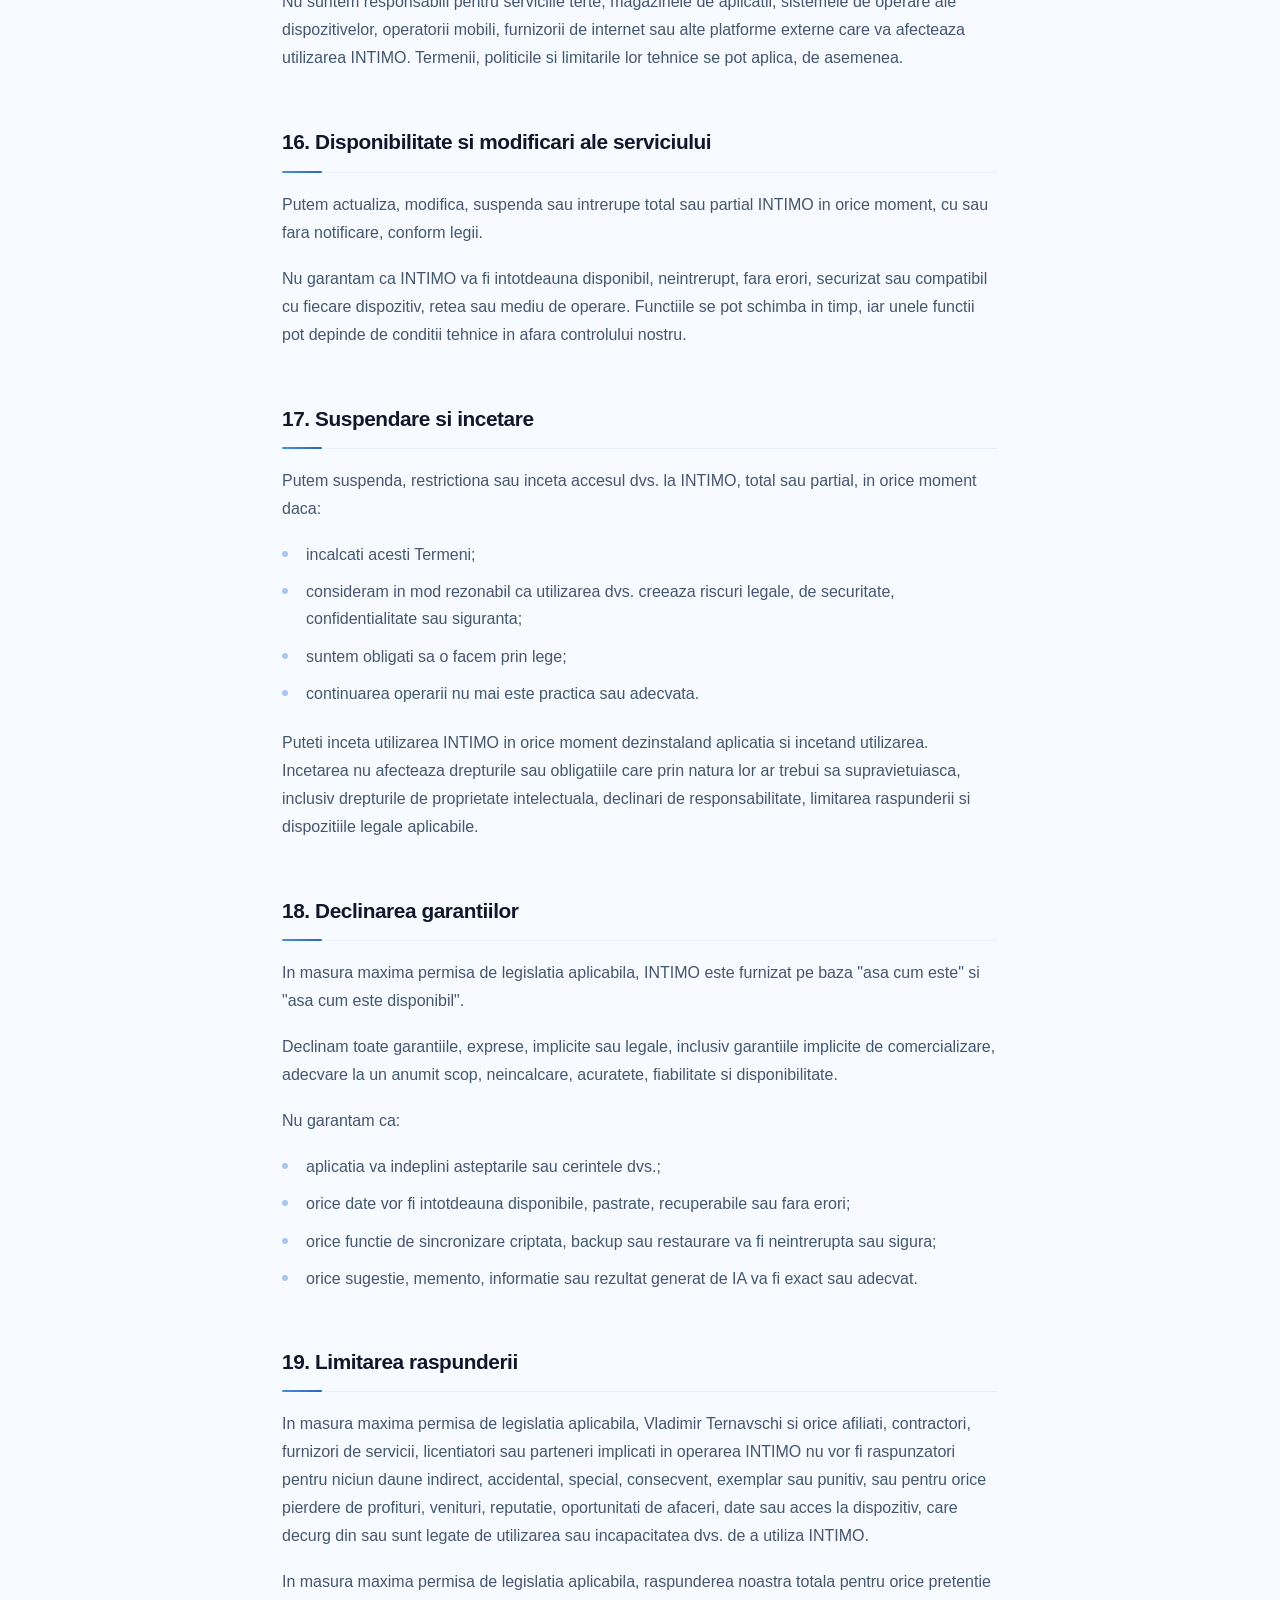
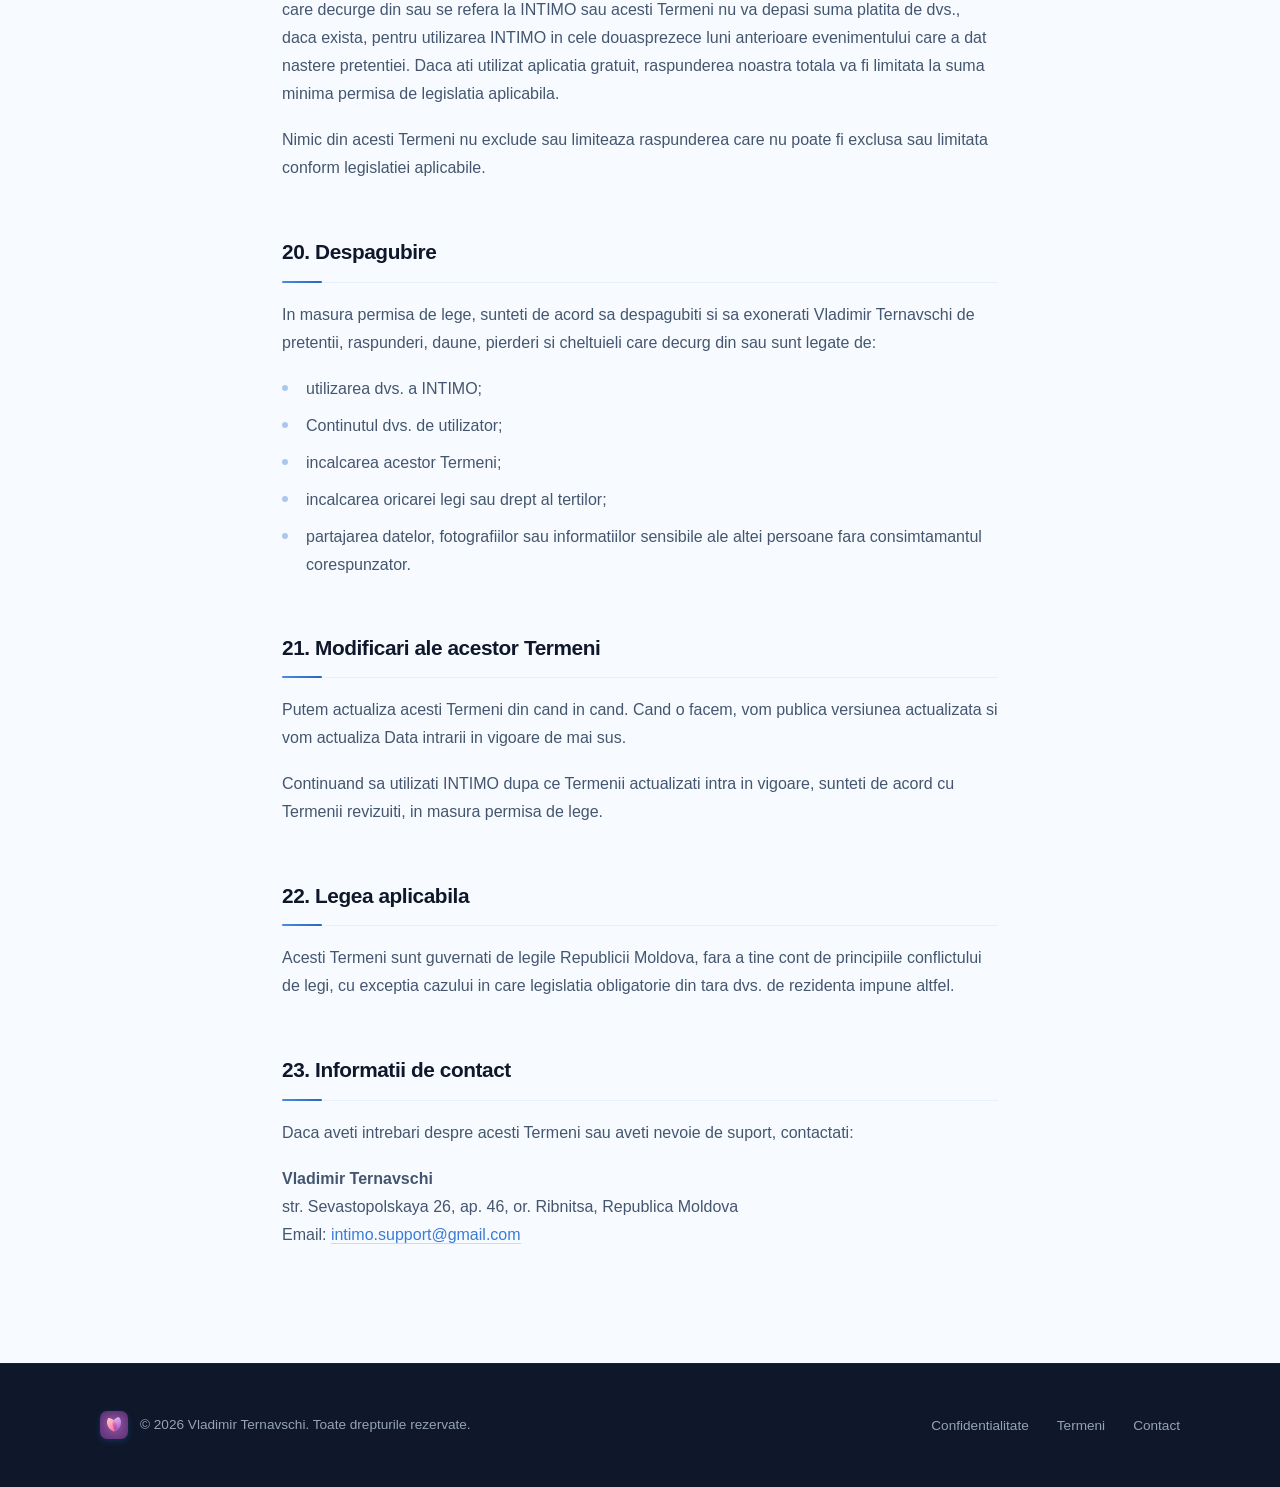
<file: ro/terms/index.html>
<!DOCTYPE html>
<html lang="ro">
<head>
  <meta charset="UTF-8">
  <script async src="https://www.googletagmanager.com/gtag/js?id=G-GW3P6Z5JPG"></script>
  <script>window.dataLayer=window.dataLayer||[];function gtag(){dataLayer.push(arguments)}gtag("js",new Date());gtag("config","G-GW3P6Z5JPG")</script>
  <script>if(location.hostname==="www.intimo.pro")location.replace(location.href.replace("www.intimo.pro","intimo.pro"));</script>
  <meta name="viewport" content="width=device-width, initial-scale=1.0">
  <title>Termeni de utilizare - INTIMO</title>
  <meta name="description" content="Termenii de utilizare INTIMO - conditiile de utilizare a aplicatiei si serviciilor.">
  <meta property="og:title" content="Termeni de utilizare - INTIMO">
  <meta property="og:description" content="Termenii de utilizare INTIMO.">
  <meta property="og:type" content="website">
  <meta property="og:url" content="https://intimo.pro/ro/terms/">
  <meta property="og:site_name" content="INTIMO">
  <meta property="og:image" content="https://intimo.pro/assets/og-image.png">
  <meta name="twitter:card" content="summary_large_image">
  <meta name="twitter:title" content="Termeni de utilizare - INTIMO">
  <meta name="twitter:description" content="Termenii de utilizare INTIMO.">
  <meta name="twitter:image" content="https://intimo.pro/assets/og-image.png">
    <meta name="theme-color" content="#3a7bd5">
    <meta name="referrer" content="strict-origin-when-cross-origin">
    <meta http-equiv="Content-Security-Policy" content="default-src 'self'; script-src 'self' 'unsafe-inline' https://www.googletagmanager.com; style-src 'self' 'unsafe-inline' https://fonts.googleapis.com; img-src 'self' data: https:; font-src 'self' https://fonts.gstatic.com; connect-src 'self' https://www.google-analytics.com https://www.googletagmanager.com; frame-src 'none'; object-src 'none'; base-uri 'self'">
    <meta http-equiv="X-Content-Type-Options" content="nosniff">
  <link rel="canonical" href="https://intimo.pro/ro/terms/">
  <link rel="alternate" hreflang="en" href="https://intimo.pro/terms">
  <link rel="alternate" hreflang="ru" href="https://intimo.pro/ru/terms/">
  <link rel="alternate" hreflang="ro" href="https://intimo.pro/ro/terms/">
  <link rel="alternate" hreflang="x-default" href="https://intimo.pro/terms">
  <link rel="icon" href="../../assets/images/app-icon.png" type="image/png">
  <link rel="apple-touch-icon" href="../../assets/images/app-icon.png">
  <link rel="preconnect" href="https://fonts.googleapis.com">
  <link rel="preconnect" href="https://fonts.gstatic.com" crossorigin>
  <link rel="stylesheet" href="https://fonts.googleapis.com/css2?family=Inter:wght@400;500;600;700&family=Plus+Jakarta+Sans:wght@700;800&display=swap" crossorigin="anonymous">
  <link rel="stylesheet" href="../../assets/styles.css">
  <script type="application/ld+json">
  {"@context":"https://schema.org","@type":"BreadcrumbList","itemListElement":[{"@type":"ListItem","position":1,"name":"Acasa","item":"https://intimo.pro/ro/"},{"@type":"ListItem","position":2,"name":"Termeni","item":"https://intimo.pro/ro/terms/"}]}
  </script>
</head>
<body>

  <header class="site-header">
    <div class="header-inner">
      <a href="/ro/" class="logo">
        <span class="logo-mark"><img src="../../assets/images/app-icon.png" alt="INTIMO"></span>
        INTIMO
      </a>
      <button class="menu-toggle" aria-label="Meniu" onclick="document.querySelector('.nav-links').classList.toggle('open')">
        <svg viewBox="0 0 24 24" fill="none" stroke="currentColor" stroke-width="2" stroke-linecap="round"><line x1="3" y1="6" x2="21" y2="6"/><line x1="3" y1="12" x2="21" y2="12"/><line x1="3" y1="18" x2="21" y2="18"/></svg>
      </button>
      <ul class="nav-links">
        <li><a href="/ro/">Acasa</a></li>
        <li><a href="/ro/privacy/">Confidentialitate</a></li>
        <li><a href="/ro/terms/" class="active">Termeni</a></li>
        <li><span class="lang-switch"><a href="/terms">EN</a><a href="/ru/terms/">RU</a><a href="/ro/terms/" class="active">RO</a></span></li>
      </ul>
    </div>
  </header>

  <main>
    <nav class="breadcrumb" aria-label="Navigare">
      <a href="/ro/">Acasa</a><span class="breadcrumb-sep">/</span>Termeni
    </nav>
    <div class="policy-header">
      <h1>Termeni de utilizare</h1>
      <p class="policy-meta">Data intrarii in vigoare: 1 aprilie 2026</p>
    </div>

    <article class="policy-content">

      <p class="section-intro">Acesti Termeni de utilizare ("Termeni") reglementeaza accesul si utilizarea INTIMO (nume pachet: com.intimo.app), serviciile asociate si paginile web asociate de la <a href="https://intimo.pro/terms">intimo.pro/terms</a> si <a href="https://intimo.pro/privacy">intimo.pro/privacy</a>. INTIMO este furnizat de Vladimir Ternavschi, str. Sevastopolskaya 26, ap. 46, or. Ribnitsa, Republica Moldova ("noi" sau "al nostru").</p>

      <p>Descarcand, instaland, accesand sau utilizand INTIMO, sunteti de acord cu acesti Termeni. Daca nu sunteti de acord, nu utilizati INTIMO.</p>

      <h2>1. Despre INTIMO</h2>
      <p>INTIMO este o aplicatie de conexiune pentru cupluri si planificare a intimitatii. Include functii precum conectarea a doua dispozitive prin cod QR sau cod de conectare, sincronizare criptata end-to-end intre dispozitivele conectate, continut generat de utilizator (activitati, reflectii, dorinte, programe, date de ciclu, jurnale de dispozitie, note si imagini optionale), integrare optionala cu calendarul dispozitivului (doar citire), notificari push, sincronizare in fundal pe dispozitivele Android compatibile si instrumente de backup si restaurare, inclusiv backup optional criptat in cloud.</p>

      <h2>2. Eligibilitate</h2>
      <p>Puteti utiliza INTIMO doar daca sunteti legal capabil sa incheiati un acord obligatoriu conform legislatiei aplicabile si aveti cel putin varsta majoritatii in jurisdictia dvs.</p>
      <p>INTIMO nu este destinat copiilor. Nu puteti utiliza INTIMO daca sunteti copil sau daca vi se interzice legal utilizarea acestui tip de serviciu. Utilizand INTIMO, declarati si garantati ca indepliniti aceste cerinte de eligibilitate.</p>

      <h2>3. Acceptarea acestor Termeni</h2>
      <p>Utilizand INTIMO, confirmati ca:</p>
      <ul>
        <li>ati citit si inteles acesti Termeni;</li>
        <li>veti respecta acesti Termeni si legile aplicabile;</li>
        <li>orice informatie sau continut pe care il adaugati in aplicatie este responsabilitatea dvs.;</li>
        <li>daca va conectati cu alta persoana, veti utiliza aplicatia cu respect si in mod legal.</li>
      </ul>

      <h2>4. Modelul de identitate si acces</h2>
      <p>INTIMO functioneaza complet fara cont. In mod implicit, aplicatia utilizeaza identificatori generati local (userId, deviceId) pentru a sustine functionalitatea. Puteti opta sa va autentificati prin magic link pe email, Google sau Apple pentru a accesa functii suplimentare precum backup-ul in cloud, sincronizarea intre dispozitive si gestionarea abonamentului legat de cont.</p>
      <p>Sunteti responsabil pentru mentinerea securitatii dispozitivului, a credentialelor contului (daca alegeti sa va autentificati), informatiilor de recuperare si accesului la orice utilizare conectata a aplicatiei. Sunteti responsabil pentru activitatea care are loc prin dispozitivul dvs. si utilizarea INTIMO.</p>

      <h2>5. Conectare si utilizare partajata</h2>
      <p>Anumite functii INTIMO sunt concepute pentru utilizare in pereche intre doua persoane. Daca utilizati functiile de conectare, intelegeti ca informatiile pe care alegeti sa le partajati prin functionalitatea de conectare pot deveni disponibile partenerului dvs. conectat prin aplicatie.</p>
      <p>Trebuie sa obtineti consimtamantul celeilalte persoane inainte de:</p>
      <ul>
        <li>a conecta dispozitivul lor cu al dvs.;</li>
        <li>a partaja informatiile lor personale prin aplicatie;</li>
        <li>a incarca, stoca sau partaja fotografiile sau imaginile lor;</li>
        <li>a introduce informatii legate de sanatate, relatie sau alte informatii sensibile despre ei.</li>
      </ul>
      <p>Sunteti singurul responsabil pentru asigurarea ca aveti toate permisiunile si consimtamintele necesare pentru a utiliza continutul partajat in INTIMO.</p>

      <h2>6. Continutul utilizatorului</h2>
      <p>INTIMO va poate permite sa creati, incarcati, stocati, sincronizati, afisati sau partajati continut, inclusiv activitati, reflectii, dorinte, programe, note, jurnale de dispozitie, date de ciclu, imagini optionale si continut similar ("Continut utilizator").</p>
      <p>Pastrati dreptul de proprietate asupra Continutului dvs. de utilizator. Nu revendicam proprietatea asupra continutului pe care il creati sau incarcati.</p>
      <p>Cu toate acestea, utilizand INTIMO si trimitand sau stocand Continut utilizator prin serviciu, ne acordati o licenta limitata, neexclusiva, revocabila, netransferabila pentru a gazdui, procesa, transmite, cripta, stoca, face backup, afisa si utiliza in alt mod acel Continut utilizator doar in masura rezonabil necesara pentru a opera, mentine, securiza, sustine si imbunatati INTIMO si functiile asociate.</p>
      <p>Aceasta licenta este limitata la scopul furnizarii serviciului si nu ne da dreptul de a vinde Continutul dvs. de utilizator.</p>

      <h2>7. Responsabilitatile dvs.</h2>
      <p>Sunteti responsabil pentru utilizarea INTIMO si pentru tot Continutul utilizator pe care il creati, incarcati, sincronizati sau partajati prin aplicatie.</p>
      <p>Sunteti de acord ca veti:</p>
      <ul>
        <li>utiliza INTIMO doar in scopuri legale;</li>
        <li>utiliza aplicatia cu respect si cu consimtamant in orice context de conectare sau partajare;</li>
        <li>furniza doar continut pe care aveti dreptul sa il utilizati si partajati;</li>
        <li>pastra dispozitivul, codul de recuperare si accesul la aplicatie in siguranta;</li>
        <li>respecta legile aplicabile privind confidentialitatea, proprietatea intelectuala si altele.</li>
      </ul>

      <h2>8. Conduita si continutul interzise</h2>
      <p>Nu puteti utiliza INTIMO pentru a face oricare dintre urmatoarele:</p>
      <ul>
        <li>a incalca orice lege, regulament, ordin judecatoresc sau drept al tertilor;</li>
        <li>a hartui, ameninta, abuza, urmari, intimida sau exploata alta persoana;</li>
        <li>a partaja continut fara cunostinta si consimtamantul persoanei vizate;</li>
        <li>a incarca, stoca sau partaja continut intim fara consimtamant sau imagini fara consimtamant;</li>
        <li>a se angaja in exploatare sexuala, coercitie, abuz sau orice conduita care implica forta, manipulare sau lipsa consimtamantului;</li>
        <li>a incarca, stoca sau distribui continut destinat in principal gratificarii pornografice sau exploatarii sexual explicite;</li>
        <li>a utiliza INTIMO in legatura cu minorii, materiale de abuz sexual asupra copiilor sau orice continut exploatator sau abuziv;</li>
        <li>a uzurpa identitatea altei persoane sau a va prezenta fals identitatea sau autoritatea;</li>
        <li>a incerca sa interferati cu, sa perturbati, sa deteriorati, sa dezactivati sau sa obtineti acces neautorizat la aplicatie, infrastructura sa sau dispozitivul sau datele altui utilizator;</li>
        <li>a face inginerie inversa, a extrage date, a sonda sau a utiliza gresit serviciul dincolo de ceea ce este permis de legislatia aplicabila;</li>
        <li>a introduce malware, cod daunator sau comportament automatizat abuziv;</li>
        <li>a utiliza aplicatia intr-un mod inselator, fraudulos sau daunator.</li>
      </ul>
      <p>Putem elimina continut, suspenda accesul sau inceta utilizarea daca consideram ca a avut loc o incalcare.</p>

      <h2>9. Confidentialitate</h2>
      <p>Utilizarea INTIMO este, de asemenea, guvernata de <a href="/ro/privacy/">Politica noastra de confidentialitate</a>. Politica de confidentialitate explica modul in care datele personale si datele sensibile sunt gestionate in legatura cu INTIMO.</p>
      <p>Utilizand INTIMO, confirmati ca ati revizuit Politica de confidentialitate.</p>

      <h2>10. Criptare end-to-end, backup-uri si functii ale dispozitivului</h2>
      <p>INTIMO utilizeaza criptare end-to-end pentru anumite functionalitati de sincronizare intre dispozitivele conectate. Aceasta inseamna ca anumite date sunt criptate inainte de transmitere pentru functiile de sincronizare suportate.</p>
      <p>INTIMO poate oferi, de asemenea, functii de backup si restaurare criptate, inclusiv backup optional criptat in cloud. Intelegeti ca instrumentele de backup si restaurare sunt destinate sa va ajute sa recuperati accesul, dar ramaneti responsabil pentru protejarea dispozitivului, informatiilor de recuperare si mediului local.</p>
      <p>Unele functii pot necesita permisiuni ale dispozitivului, cum ar fi camera, accesul la fotografii/media, notificari sau acces la calendar (doar citire). Daca refuzati sau revocati permisiunile, parti ale aplicatiei pot sa nu functioneze complet.</p>

      <h2>11. Declinare de responsabilitate medicala</h2>
      <p>INTIMO nu este un dispozitiv medical si nu furnizeaza sfaturi medicale, diagnostic, tratament sau servicii clinice.</p>
      <p>Orice functii de urmarire a ciclului, dispozitiei, informatii, memento-uri, sugestii sau alte functii legate de bunastare sunt doar in scopuri informative generale, de autoreflectie si sprijin. Ele nu sunt un substitut pentru sfatul medical profesional, diagnostic, tratament, ingrijire de urgenta sau indrumare privind sanatatea reproductiva.</p>
      <p>Ar trebui sa solicitati sfatul medical calificat pentru orice preocupare de sanatate si sa nu va bazati pe INTIMO pentru decizii medicale.</p>

      <h2>12. Declinare de responsabilitate privind relatiile</h2>
      <p>INTIMO este destinat sa sprijine comunicarea, planificarea, reflectia si rutinele legate de relatii. Nu furnizeaza terapie, consiliere, interventie in caz de criza, sfaturi juridice sau servicii profesionale de relatii.</p>
      <p>Orice continut, sugestii sau materiale informative din aplicatie sunt furnizate doar in scopuri de sprijin general si informare. Rezultatele in relatii depind de multi factori personali si contextuali, iar noi nu garantam niciun rezultat.</p>

      <h2>13. Declinare de responsabilitate privind sugestiile bazate pe IA</h2>
      <p>INTIMO poate include sugestii automate sau bazate pe IA, rezumate, impulsuri sau informatii. Acestea sunt generate doar pentru comoditate si sprijin informativ.</p>
      <p>Rezultatele generate de IA pot fi incomplete, inexacte, generice sau nepotrivite pentru situatia dvs. Ele nu constituie sfaturi profesionale de niciun fel si nu ar trebui sa fie considerate drept indrumare medicala, psihologica, terapeutica, juridica sau alta indrumare profesionala.</p>
      <p>Ramaneti singurul responsabil pentru evaluarea si decizia de a actiona sau nu in baza oricarei sugestii prezentate in aplicatie.</p>

      <h2>14. Proprietatea intelectuala si licenta aplicatiei</h2>
      <p>INTIMO, inclusiv software-ul, designul, textul, grafica, interfetele, marcile comerciale, brandingul si alt continut al aplicatiei, altul decat Continutul utilizator, este detinut sau licentiat catre Vladimir Ternavschi si este protejat de legile aplicabile privind proprietatea intelectuala.</p>
      <p>Sub rezerva acestor Termeni, va acordam o licenta limitata, revocabila, neexclusiva, netransferabila, nesublicentiabila pentru a instala si utiliza INTIMO pe un dispozitiv compatibil pentru uzul dvs. personal, necomercial.</p>
      <p>Nu puteti:</p>
      <ul>
        <li>copia, modifica, distribui, vinde, inchiria, sublicentia sau exploata comercial INTIMO, cu exceptia cazului in care este permis de lege;</li>
        <li>elimina notificari de proprietate sau proprietate intelectuala;</li>
        <li>utiliza numele, brandingul sau materialele noastre intr-un mod inselator sau neautorizat.</li>
      </ul>

      <h2>15. Servicii si platforme terte</h2>
      <p>INTIMO poate depinde de servicii sau infrastructura terte pentru a opera anumite functii, cum ar fi notificari, stocare, suport de sincronizare criptata, diagnostice, backup-uri sau integrari cu dispozitive.</p>
      <p>Nu suntem responsabili pentru serviciile terte, magazinele de aplicatii, sistemele de operare ale dispozitivelor, operatorii mobili, furnizorii de internet sau alte platforme externe care va afecteaza utilizarea INTIMO. Termenii, politicile si limitarile lor tehnice se pot aplica, de asemenea.</p>

      <h2>16. Disponibilitate si modificari ale serviciului</h2>
      <p>Putem actualiza, modifica, suspenda sau intrerupe total sau partial INTIMO in orice moment, cu sau fara notificare, conform legii.</p>
      <p>Nu garantam ca INTIMO va fi intotdeauna disponibil, neintrerupt, fara erori, securizat sau compatibil cu fiecare dispozitiv, retea sau mediu de operare. Functiile se pot schimba in timp, iar unele functii pot depinde de conditii tehnice in afara controlului nostru.</p>

      <h2>17. Suspendare si incetare</h2>
      <p>Putem suspenda, restrictiona sau inceta accesul dvs. la INTIMO, total sau partial, in orice moment daca:</p>
      <ul>
        <li>incalcati acesti Termeni;</li>
        <li>consideram in mod rezonabil ca utilizarea dvs. creeaza riscuri legale, de securitate, confidentialitate sau siguranta;</li>
        <li>suntem obligati sa o facem prin lege;</li>
        <li>continuarea operarii nu mai este practica sau adecvata.</li>
      </ul>
      <p>Puteti inceta utilizarea INTIMO in orice moment dezinstaland aplicatia si incetand utilizarea. Incetarea nu afecteaza drepturile sau obligatiile care prin natura lor ar trebui sa supravietuiasca, inclusiv drepturile de proprietate intelectuala, declinari de responsabilitate, limitarea raspunderii si dispozitiile legale aplicabile.</p>

      <h2>18. Declinarea garantiilor</h2>
      <p>In masura maxima permisa de legislatia aplicabila, INTIMO este furnizat pe baza "asa cum este" si "asa cum este disponibil".</p>
      <p>Declinam toate garantiile, exprese, implicite sau legale, inclusiv garantiile implicite de comercializare, adecvare la un anumit scop, neincalcare, acuratete, fiabilitate si disponibilitate.</p>
      <p>Nu garantam ca:</p>
      <ul>
        <li>aplicatia va indeplini asteptarile sau cerintele dvs.;</li>
        <li>orice date vor fi intotdeauna disponibile, pastrate, recuperabile sau fara erori;</li>
        <li>orice functie de sincronizare criptata, backup sau restaurare va fi neintrerupta sau sigura;</li>
        <li>orice sugestie, memento, informatie sau rezultat generat de IA va fi exact sau adecvat.</li>
      </ul>

      <h2>19. Limitarea raspunderii</h2>
      <p>In masura maxima permisa de legislatia aplicabila, Vladimir Ternavschi si orice afiliati, contractori, furnizori de servicii, licentiatori sau parteneri implicati in operarea INTIMO nu vor fi raspunzatori pentru niciun daune indirect, accidental, special, consecvent, exemplar sau punitiv, sau pentru orice pierdere de profituri, venituri, reputatie, oportunitati de afaceri, date sau acces la dispozitiv, care decurg din sau sunt legate de utilizarea sau incapacitatea dvs. de a utiliza INTIMO.</p>
      <p>In masura maxima permisa de legislatia aplicabila, raspunderea noastra totala pentru orice pretentie care decurge din sau se refera la INTIMO sau acesti Termeni nu va depasi suma platita de dvs., daca exista, pentru utilizarea INTIMO in cele douasprezece luni anterioare evenimentului care a dat nastere pretentiei. Daca ati utilizat aplicatia gratuit, raspunderea noastra totala va fi limitata la suma minima permisa de legislatia aplicabila.</p>
      <p>Nimic din acesti Termeni nu exclude sau limiteaza raspunderea care nu poate fi exclusa sau limitata conform legislatiei aplicabile.</p>

      <h2>20. Despagubire</h2>
      <p>In masura permisa de lege, sunteti de acord sa despagubiti si sa exonerati Vladimir Ternavschi de pretentii, raspunderi, daune, pierderi si cheltuieli care decurg din sau sunt legate de:</p>
      <ul>
        <li>utilizarea dvs. a INTIMO;</li>
        <li>Continutul dvs. de utilizator;</li>
        <li>incalcarea acestor Termeni;</li>
        <li>incalcarea oricarei legi sau drept al tertilor;</li>
        <li>partajarea datelor, fotografiilor sau informatiilor sensibile ale altei persoane fara consimtamantul corespunzator.</li>
      </ul>

      <h2>21. Modificari ale acestor Termeni</h2>
      <p>Putem actualiza acesti Termeni din cand in cand. Cand o facem, vom publica versiunea actualizata si vom actualiza Data intrarii in vigoare de mai sus.</p>
      <p>Continuand sa utilizati INTIMO dupa ce Termenii actualizati intra in vigoare, sunteti de acord cu Termenii revizuiti, in masura permisa de lege.</p>

      <h2>22. Legea aplicabila</h2>
      <p>Acesti Termeni sunt guvernati de legile Republicii Moldova, fara a tine cont de principiile conflictului de legi, cu exceptia cazului in care legislatia obligatorie din tara dvs. de rezidenta impune altfel.</p>

      <h2>23. Informatii de contact</h2>
      <p>Daca aveti intrebari despre acesti Termeni sau aveti nevoie de suport, contactati:</p>
      <p><strong>Vladimir Ternavschi</strong><br>
      str. Sevastopolskaya 26, ap. 46, or. Ribnitsa, Republica Moldova<br>
      Email: <a href="mailto:intimo.support@gmail.com" rel="noopener noreferrer">intimo.support@gmail.com</a></p>

    </article>
  </main>

  <footer class="site-footer">
    <div class="footer-inner">
      <div class="footer-left">
        <span class="footer-logo"><img src="../../assets/images/app-icon.png" alt="INTIMO"></span>
        &copy; 2026 Vladimir Ternavschi. Toate drepturile rezervate.
      </div>
      <ul class="footer-links">
        <li><a href="/ro/privacy/">Confidentialitate</a></li>
        <li><a href="/ro/terms/">Termeni</a></li>
        <li><a href="mailto:intimo.support@gmail.com" rel="noopener noreferrer">Contact</a></li>
      </ul>
    </div>
  </footer>

<script>(function(){var h=document.querySelector(".site-header");if(h)window.addEventListener("scroll",function(){h.classList.toggle("scrolled",window.scrollY>40)},{passive:true})})()</script>
</body>
</html>
</file>
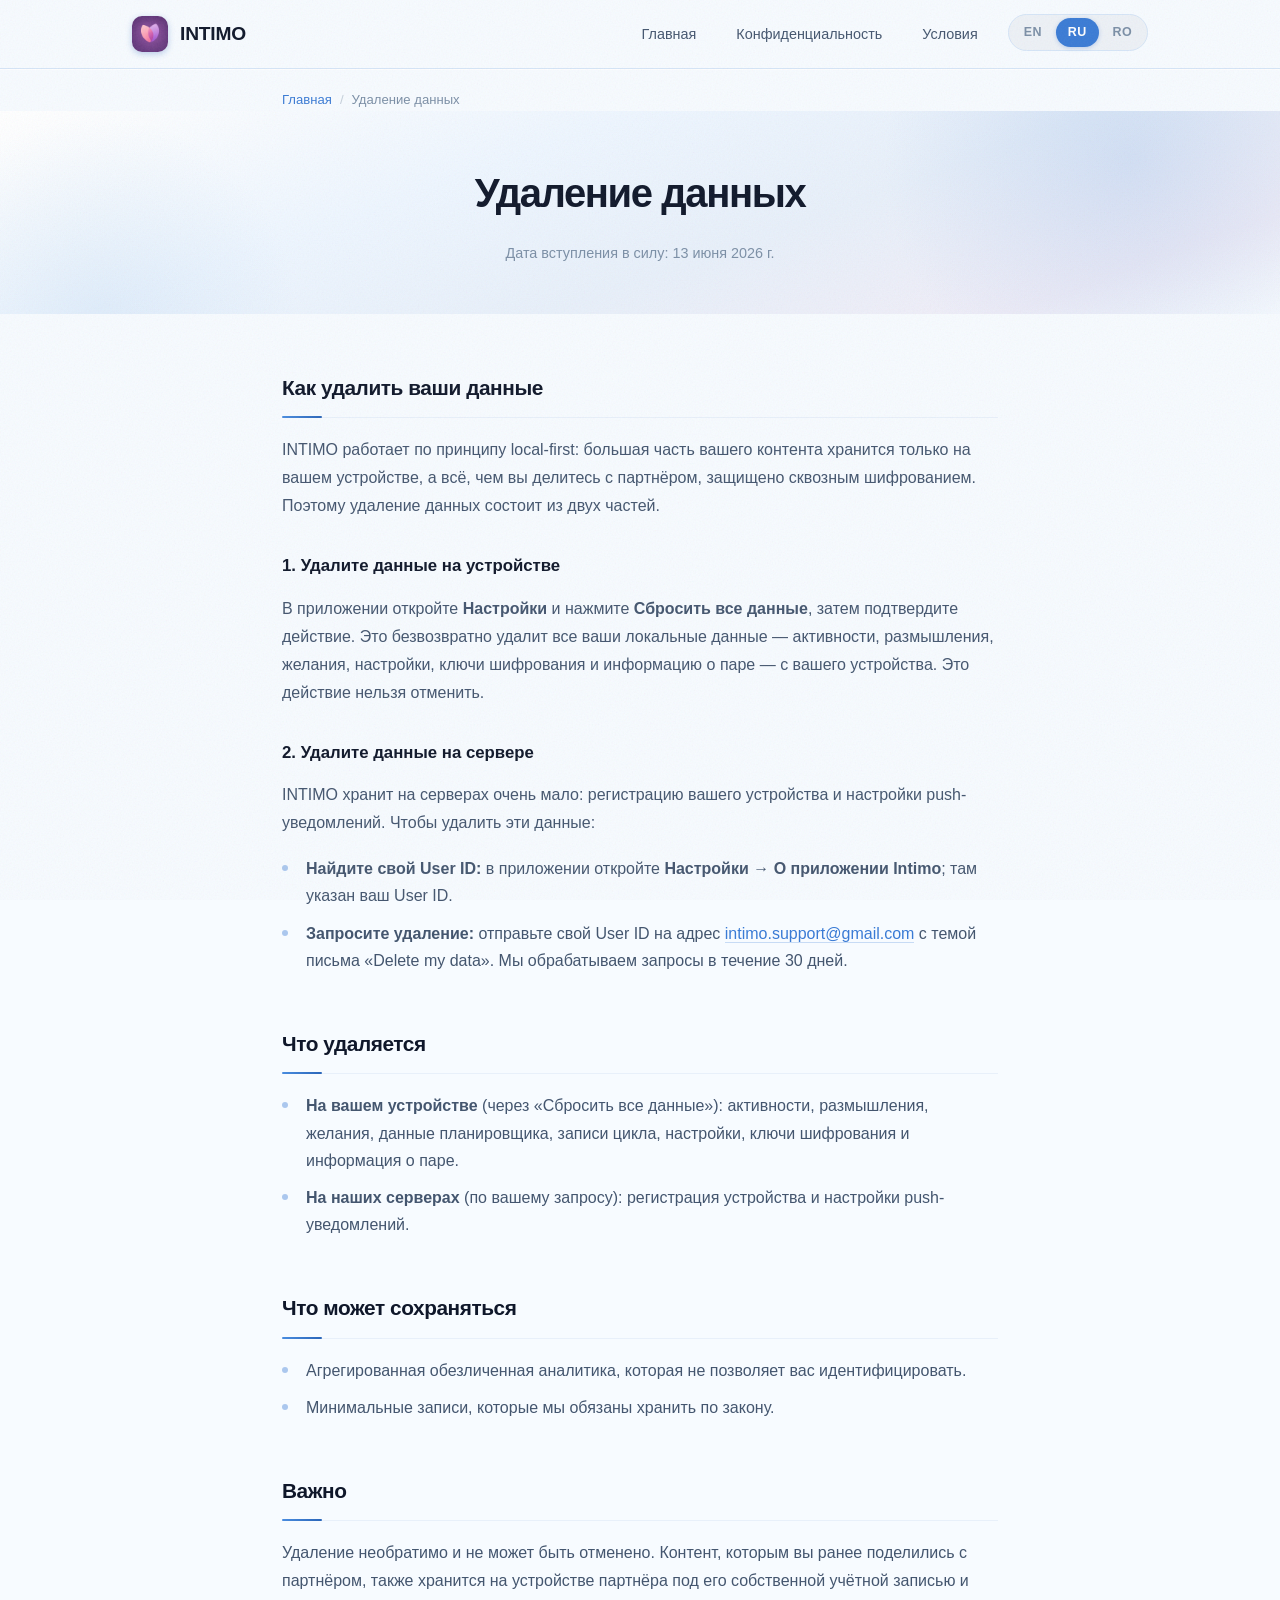
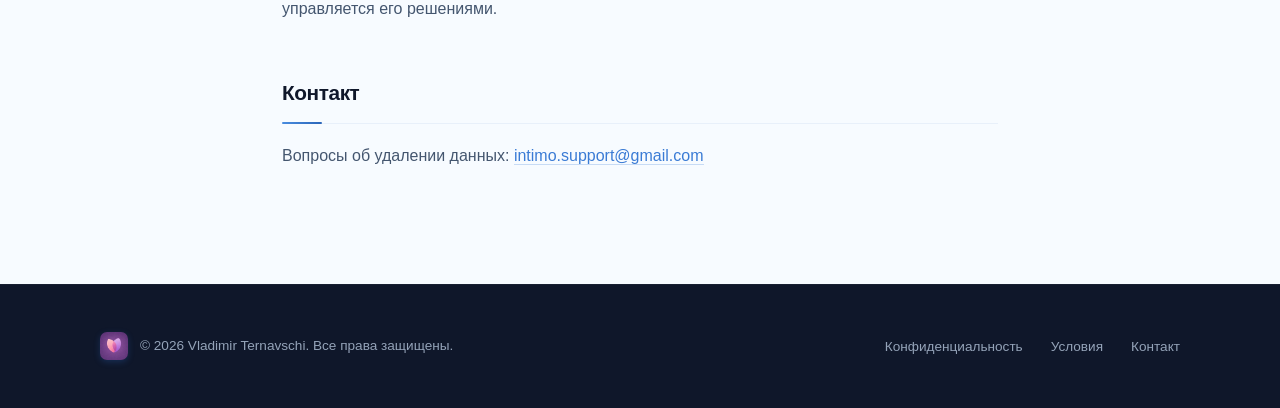
<file: ru/delete-data/index.html>
<!DOCTYPE html>
<html lang="ru">
<head>
  <meta charset="UTF-8">
  <script async src="https://www.googletagmanager.com/gtag/js?id=G-GW3P6Z5JPG"></script>
  <script>window.dataLayer=window.dataLayer||[];function gtag(){dataLayer.push(arguments)}gtag("js",new Date());gtag("config","G-GW3P6Z5JPG")</script>
  <script>if(location.hostname==="www.intimo.pro")location.replace(location.href.replace("www.intimo.pro","intimo.pro"));</script>
  <meta name="viewport" content="width=device-width, initial-scale=1.0">
  <title>Удаление данных - INTIMO</title>
  <meta name="description" content="Как удалить аккаунт и данные INTIMO - сброс локальных данных на устройстве и запрос на удаление серверных данных.">
  <meta property="og:title" content="Удаление данных - INTIMO">
  <meta property="og:description" content="Как удалить аккаунт и данные INTIMO.">
  <meta property="og:type" content="website">
  <meta property="og:url" content="https://intimo.pro/ru/delete-data/">
  <meta property="og:site_name" content="INTIMO">
  <meta property="og:image" content="https://intimo.pro/assets/og-image.png">
  <meta name="twitter:card" content="summary_large_image">
  <meta name="twitter:title" content="Удаление данных - INTIMO">
  <meta name="twitter:description" content="Как удалить аккаунт и данные INTIMO.">
  <meta name="twitter:image" content="https://intimo.pro/assets/og-image.png">
    <meta name="theme-color" content="#3a7bd5">
    <meta name="referrer" content="strict-origin-when-cross-origin">
    <meta http-equiv="Content-Security-Policy" content="default-src 'self'; script-src 'self' 'unsafe-inline' https://www.googletagmanager.com; style-src 'self' 'unsafe-inline' https://fonts.googleapis.com; img-src 'self' data: https:; font-src 'self' https://fonts.gstatic.com; connect-src 'self' https://www.google-analytics.com https://www.googletagmanager.com; frame-src 'none'; object-src 'none'; base-uri 'self'">
    <meta http-equiv="X-Content-Type-Options" content="nosniff">
  <link rel="canonical" href="https://intimo.pro/ru/delete-data/">
  <link rel="alternate" hreflang="en" href="https://intimo.pro/delete-data">
  <link rel="alternate" hreflang="ru" href="https://intimo.pro/ru/delete-data/">
  <link rel="alternate" hreflang="ro" href="https://intimo.pro/ro/delete-data/">
  <link rel="alternate" hreflang="x-default" href="https://intimo.pro/delete-data">
  <link rel="icon" href="../../assets/images/app-icon.png" type="image/png">
  <link rel="apple-touch-icon" href="../../assets/images/app-icon.png">
  <link rel="preconnect" href="https://fonts.googleapis.com">
  <link rel="preconnect" href="https://fonts.gstatic.com" crossorigin>
  <link rel="stylesheet" href="https://fonts.googleapis.com/css2?family=Inter:wght@400;500;600;700&family=Plus+Jakarta+Sans:wght@700;800&display=swap" crossorigin="anonymous">
  <link rel="stylesheet" href="../../assets/styles.css">
  <script type="application/ld+json">
  {"@context":"https://schema.org","@type":"BreadcrumbList","itemListElement":[{"@type":"ListItem","position":1,"name":"Главная","item":"https://intimo.pro/ru/"},{"@type":"ListItem","position":2,"name":"Удаление данных","item":"https://intimo.pro/ru/delete-data/"}]}
  </script>
</head>
<body>

  <header class="site-header">
    <div class="header-inner">
      <a href="/ru/" class="logo">
        <span class="logo-mark"><img src="../../assets/images/app-icon.png" alt="INTIMO"></span>
        INTIMO
      </a>
      <button class="menu-toggle" aria-label="Меню" onclick="document.querySelector('.nav-links').classList.toggle('open')">
        <svg viewBox="0 0 24 24" fill="none" stroke="currentColor" stroke-width="2" stroke-linecap="round"><line x1="3" y1="6" x2="21" y2="6"/><line x1="3" y1="12" x2="21" y2="12"/><line x1="3" y1="18" x2="21" y2="18"/></svg>
      </button>
      <ul class="nav-links">
        <li><a href="/ru/">Главная</a></li>
        <li><a href="/ru/privacy/">Конфиденциальность</a></li>
        <li><a href="/ru/terms/">Условия</a></li>
        <li><span class="lang-switch"><a href="/delete-data">EN</a><a href="/ru/delete-data/" class="active">RU</a><a href="/ro/delete-data/">RO</a></span></li>
      </ul>
    </div>
  </header>

  <main>
    <nav class="breadcrumb" aria-label="Навигация">
      <a href="/ru/">Главная</a><span class="breadcrumb-sep">/</span>Удаление данных
    </nav>
    <div class="policy-header">
      <h1>Удаление данных</h1>
      <p class="policy-meta">Дата вступления в силу: 13 июня 2026 г.</p>
    </div>

    <article class="policy-content">

<h2>Как удалить ваши данные</h2>
<p>INTIMO работает по принципу local-first: большая часть вашего контента хранится только на вашем устройстве, а всё, чем вы делитесь с партнёром, защищено сквозным шифрованием. Поэтому удаление данных состоит из двух частей.</p>

<h3>1. Удалите данные на устройстве</h3>
<p>В приложении откройте <strong>Настройки</strong> и нажмите <strong>Сбросить все данные</strong>, затем подтвердите действие. Это безвозвратно удалит все ваши локальные данные — активности, размышления, желания, настройки, ключи шифрования и информацию о паре — с вашего устройства. Это действие нельзя отменить.</p>

<h3>2. Удалите данные на сервере</h3>
<p>INTIMO хранит на серверах очень мало: регистрацию вашего устройства и настройки push-уведомлений. Чтобы удалить эти данные:</p>
<ul>
  <li><strong>Найдите свой User ID:</strong> в приложении откройте <strong>Настройки &rarr; О приложении Intimo</strong>; там указан ваш User ID.</li>
  <li><strong>Запросите удаление:</strong> отправьте свой User ID на адрес <a href="mailto:intimo.support@gmail.com">intimo.support@gmail.com</a> с темой письма «Delete my data». Мы обрабатываем запросы в течение 30 дней.</li>
</ul>

<h2>Что удаляется</h2>
<ul>
  <li><strong>На вашем устройстве</strong> (через «Сбросить все данные»): активности, размышления, желания, данные планировщика, записи цикла, настройки, ключи шифрования и информация о паре.</li>
  <li><strong>На наших серверах</strong> (по вашему запросу): регистрация устройства и настройки push-уведомлений.</li>
</ul>

<h2>Что может сохраняться</h2>
<ul>
  <li>Агрегированная обезличенная аналитика, которая не позволяет вас идентифицировать.</li>
  <li>Минимальные записи, которые мы обязаны хранить по закону.</li>
</ul>

<h2>Важно</h2>
<p>Удаление необратимо и не может быть отменено. Контент, которым вы ранее поделились с партнёром, также хранится на устройстве партнёра под его собственной учётной записью и управляется его решениями.</p>

<h2>Контакт</h2>
<p>Вопросы об удалении данных: <a href="mailto:intimo.support@gmail.com">intimo.support@gmail.com</a></p>

    </article>
  </main>

  <footer class="site-footer">
    <div class="footer-inner">
      <div class="footer-left">
        <span class="footer-logo"><img src="../../assets/images/app-icon.png" alt="INTIMO"></span>
        &copy; 2026 Vladimir Ternavschi. Все права защищены.
      </div>
      <ul class="footer-links">
        <li><a href="/ru/privacy/">Конфиденциальность</a></li>
        <li><a href="/ru/terms/">Условия</a></li>
        <li><a href="mailto:intimo.support@gmail.com" rel="noopener noreferrer">Контакт</a></li>
      </ul>
    </div>
  </footer>

<script>(function(){var h=document.querySelector(".site-header");if(h)window.addEventListener("scroll",function(){h.classList.toggle("scrolled",window.scrollY>40)},{passive:true})})()</script>
</body>
</html>
</file>
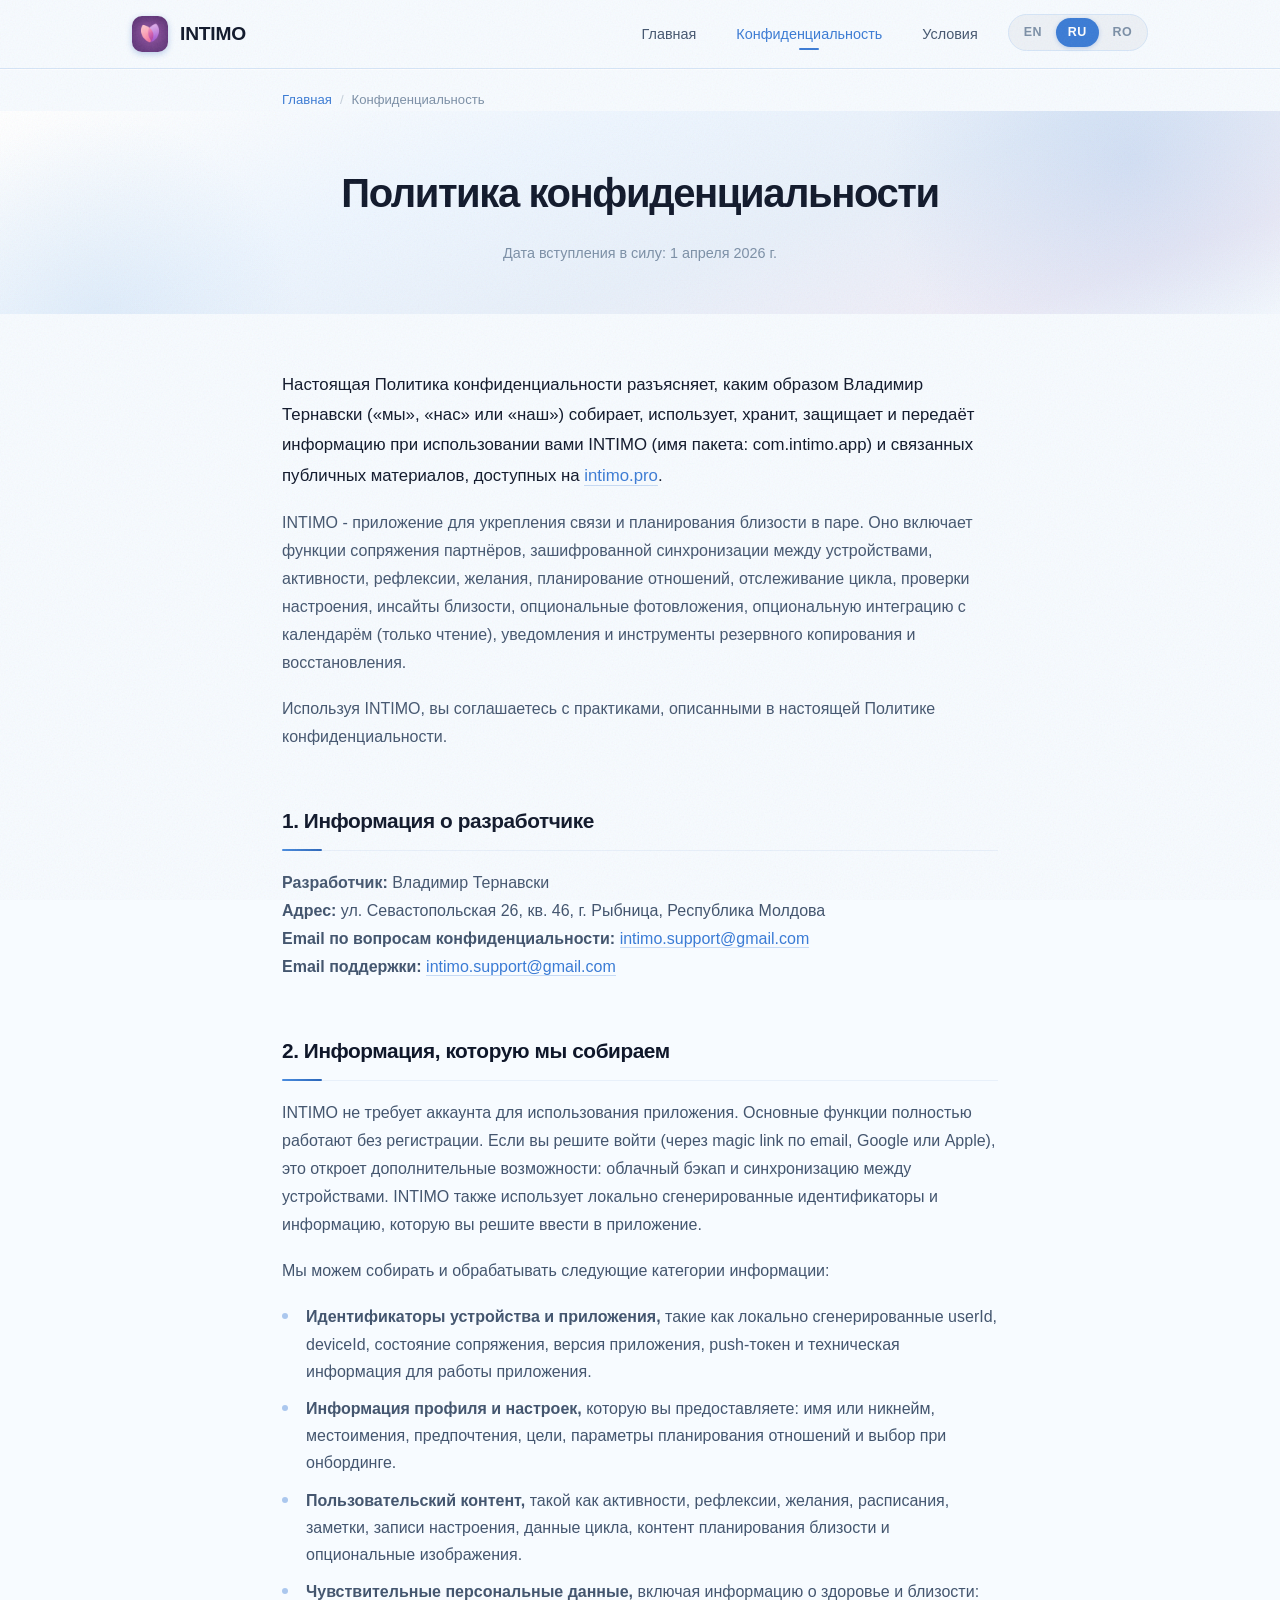
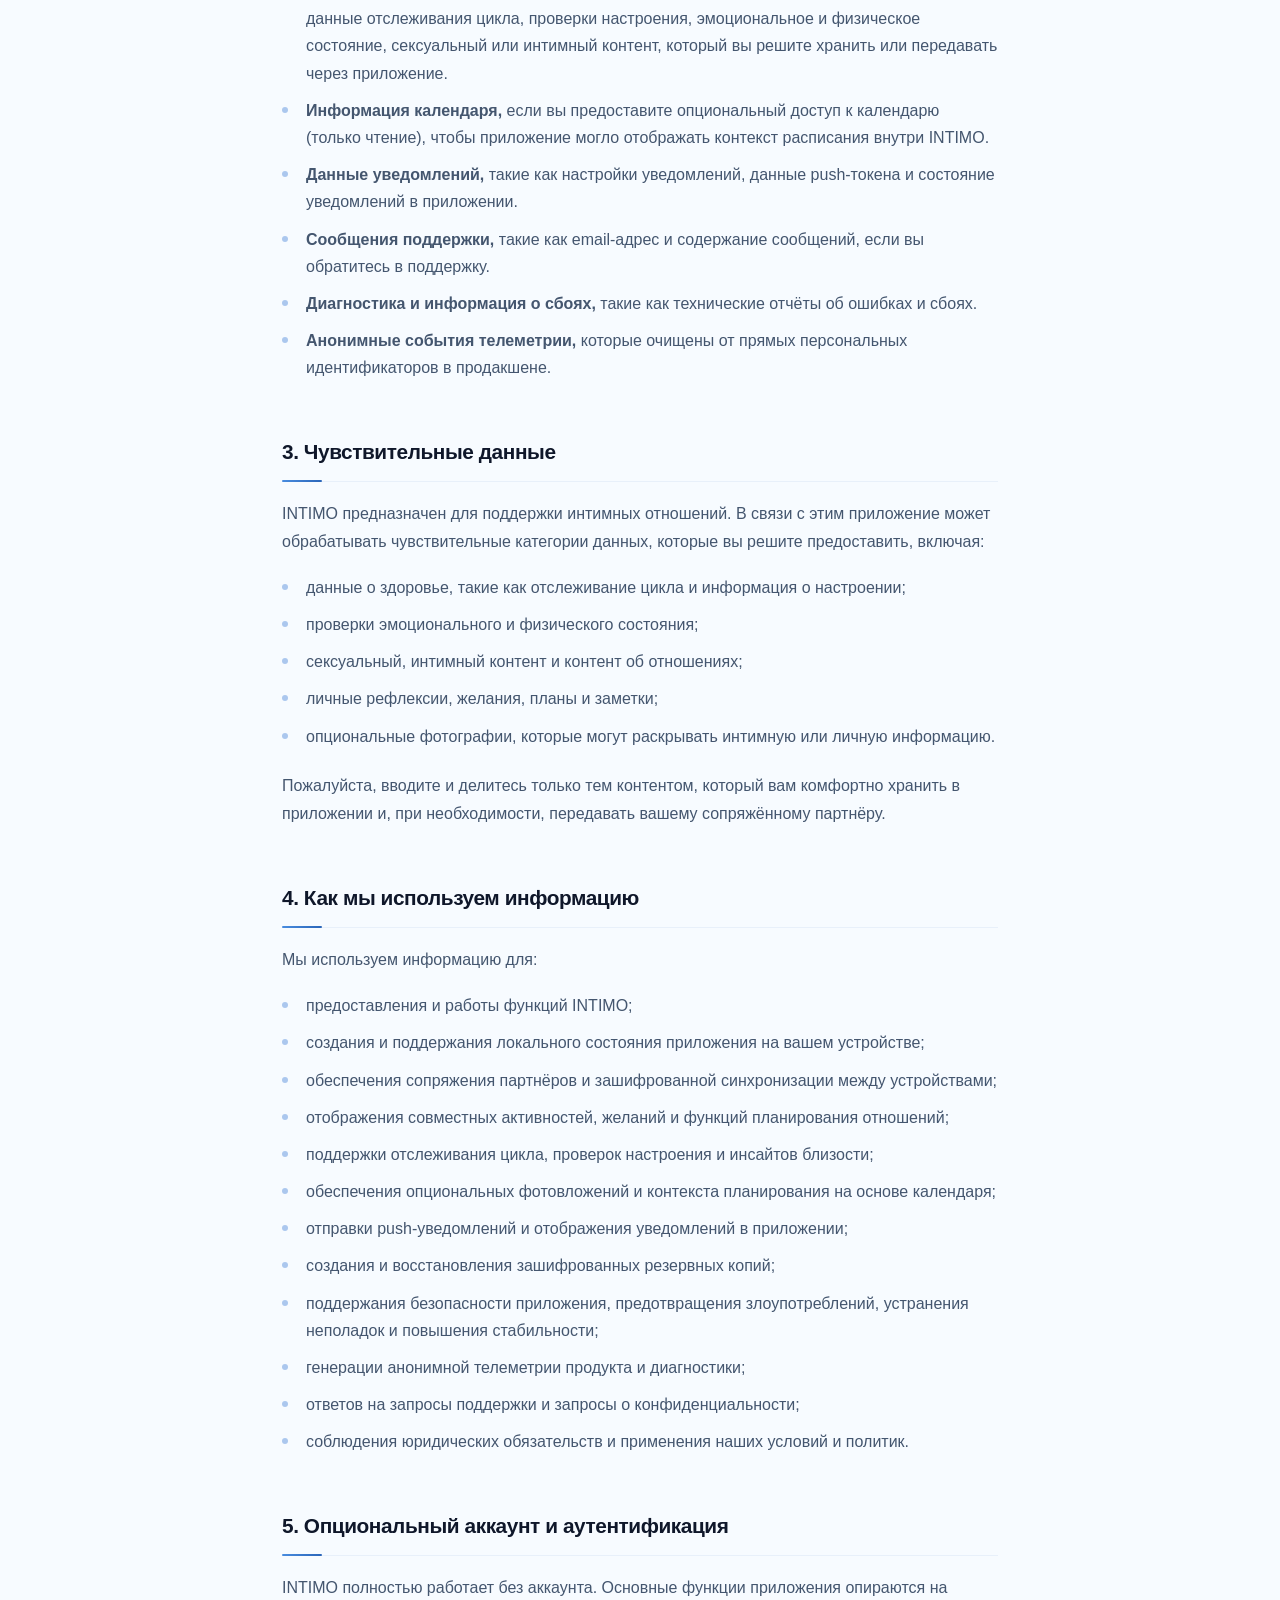
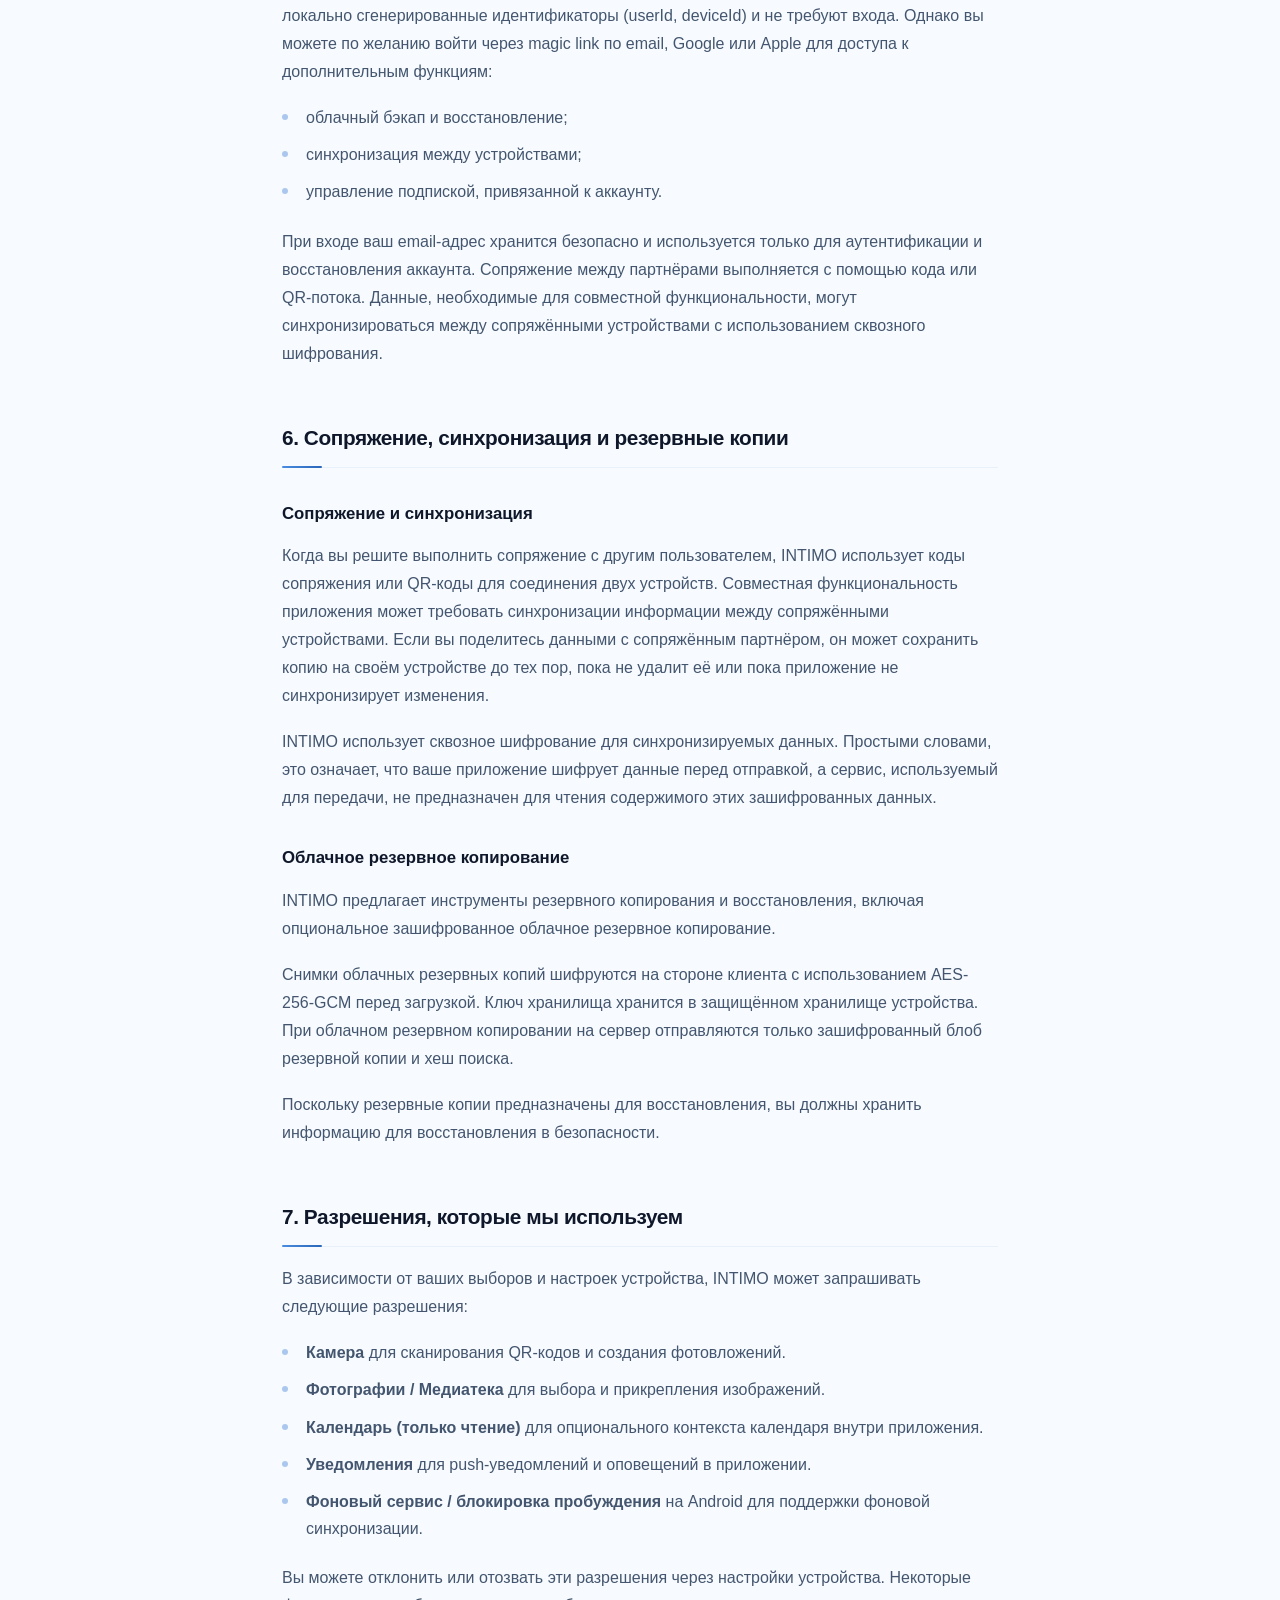
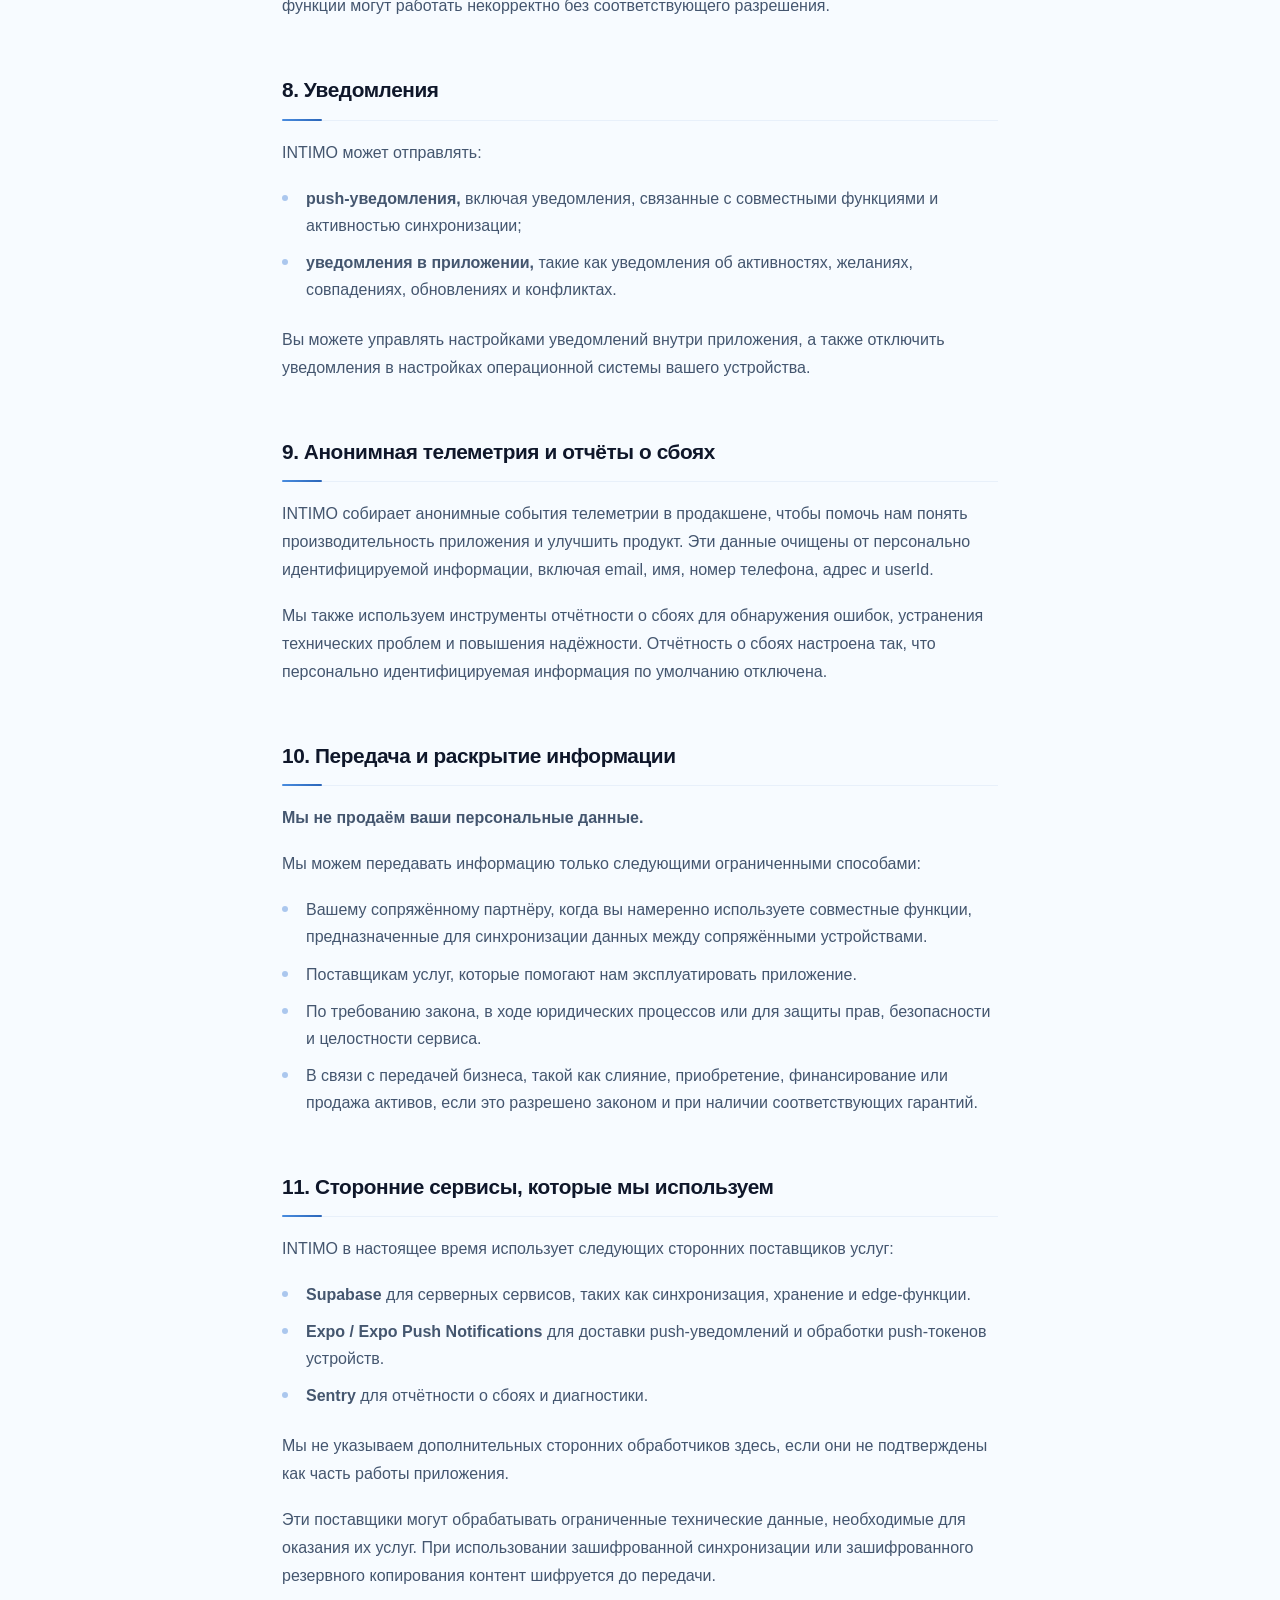
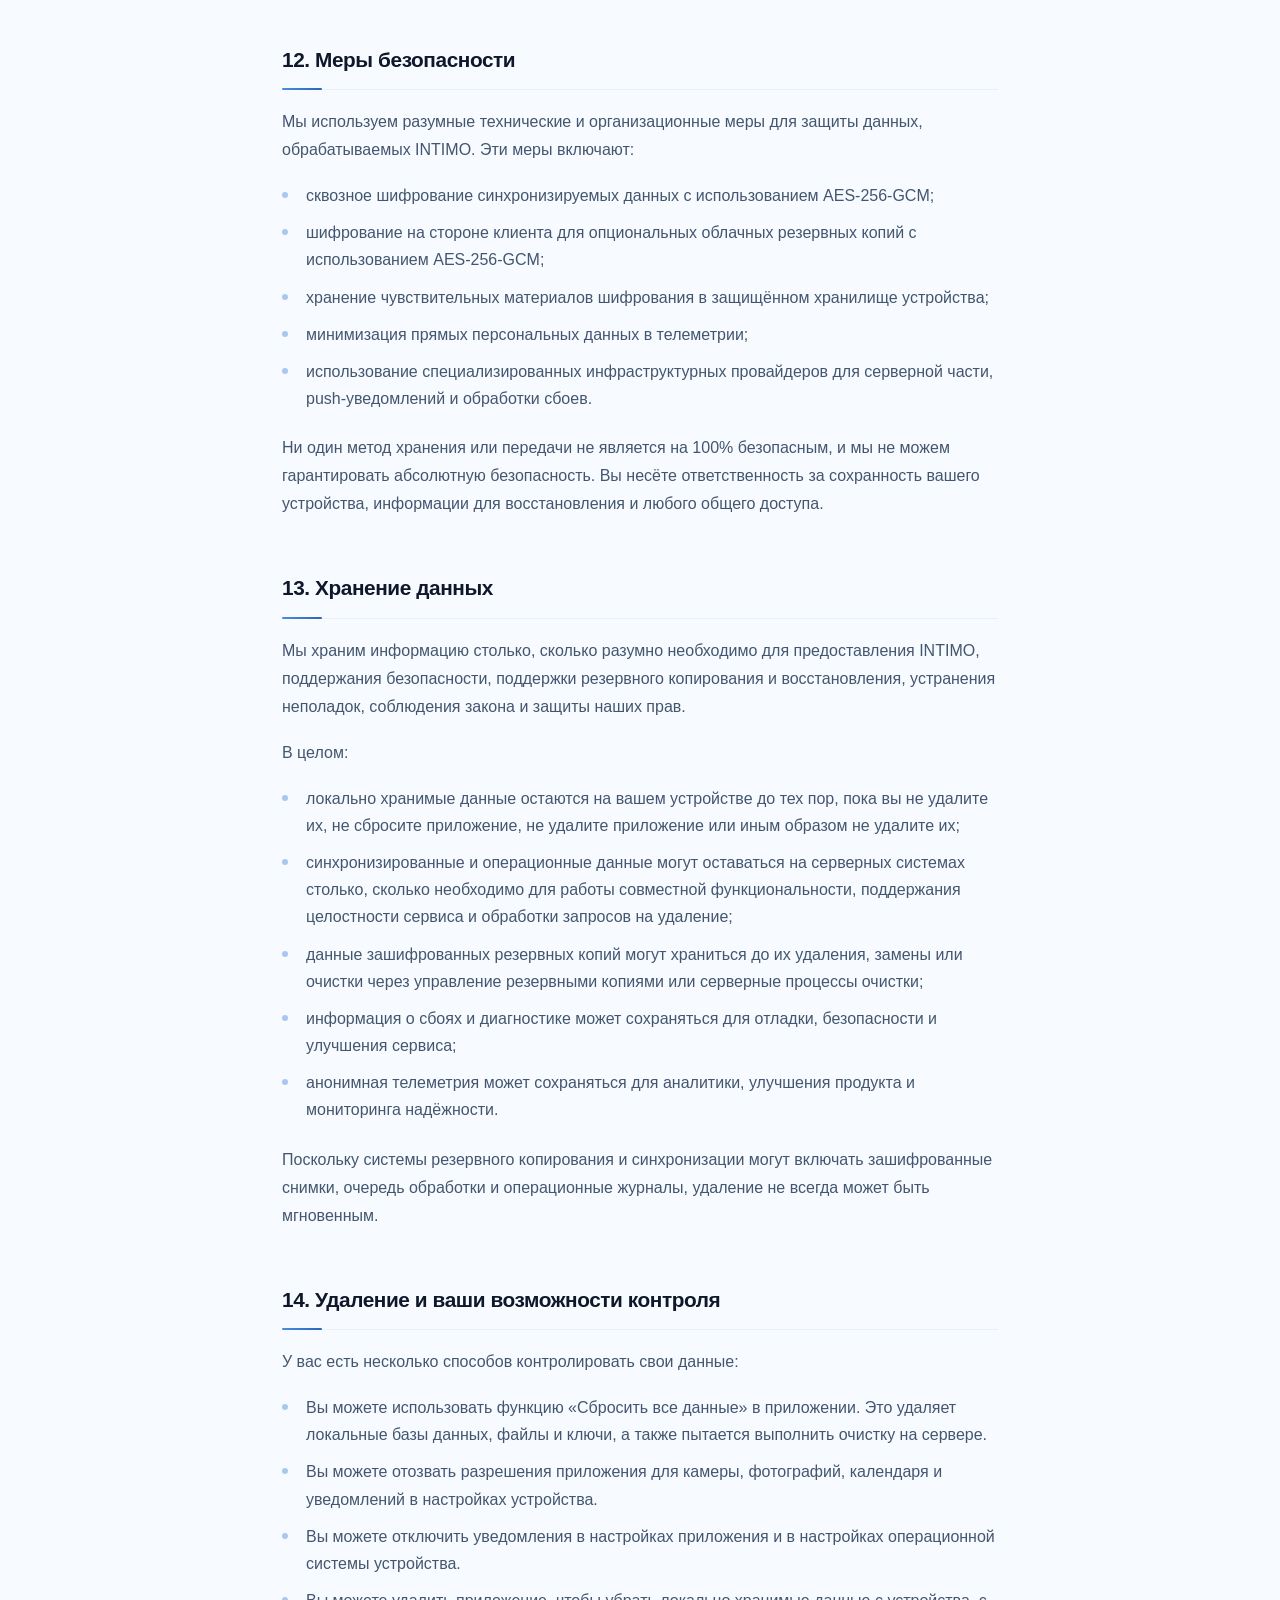
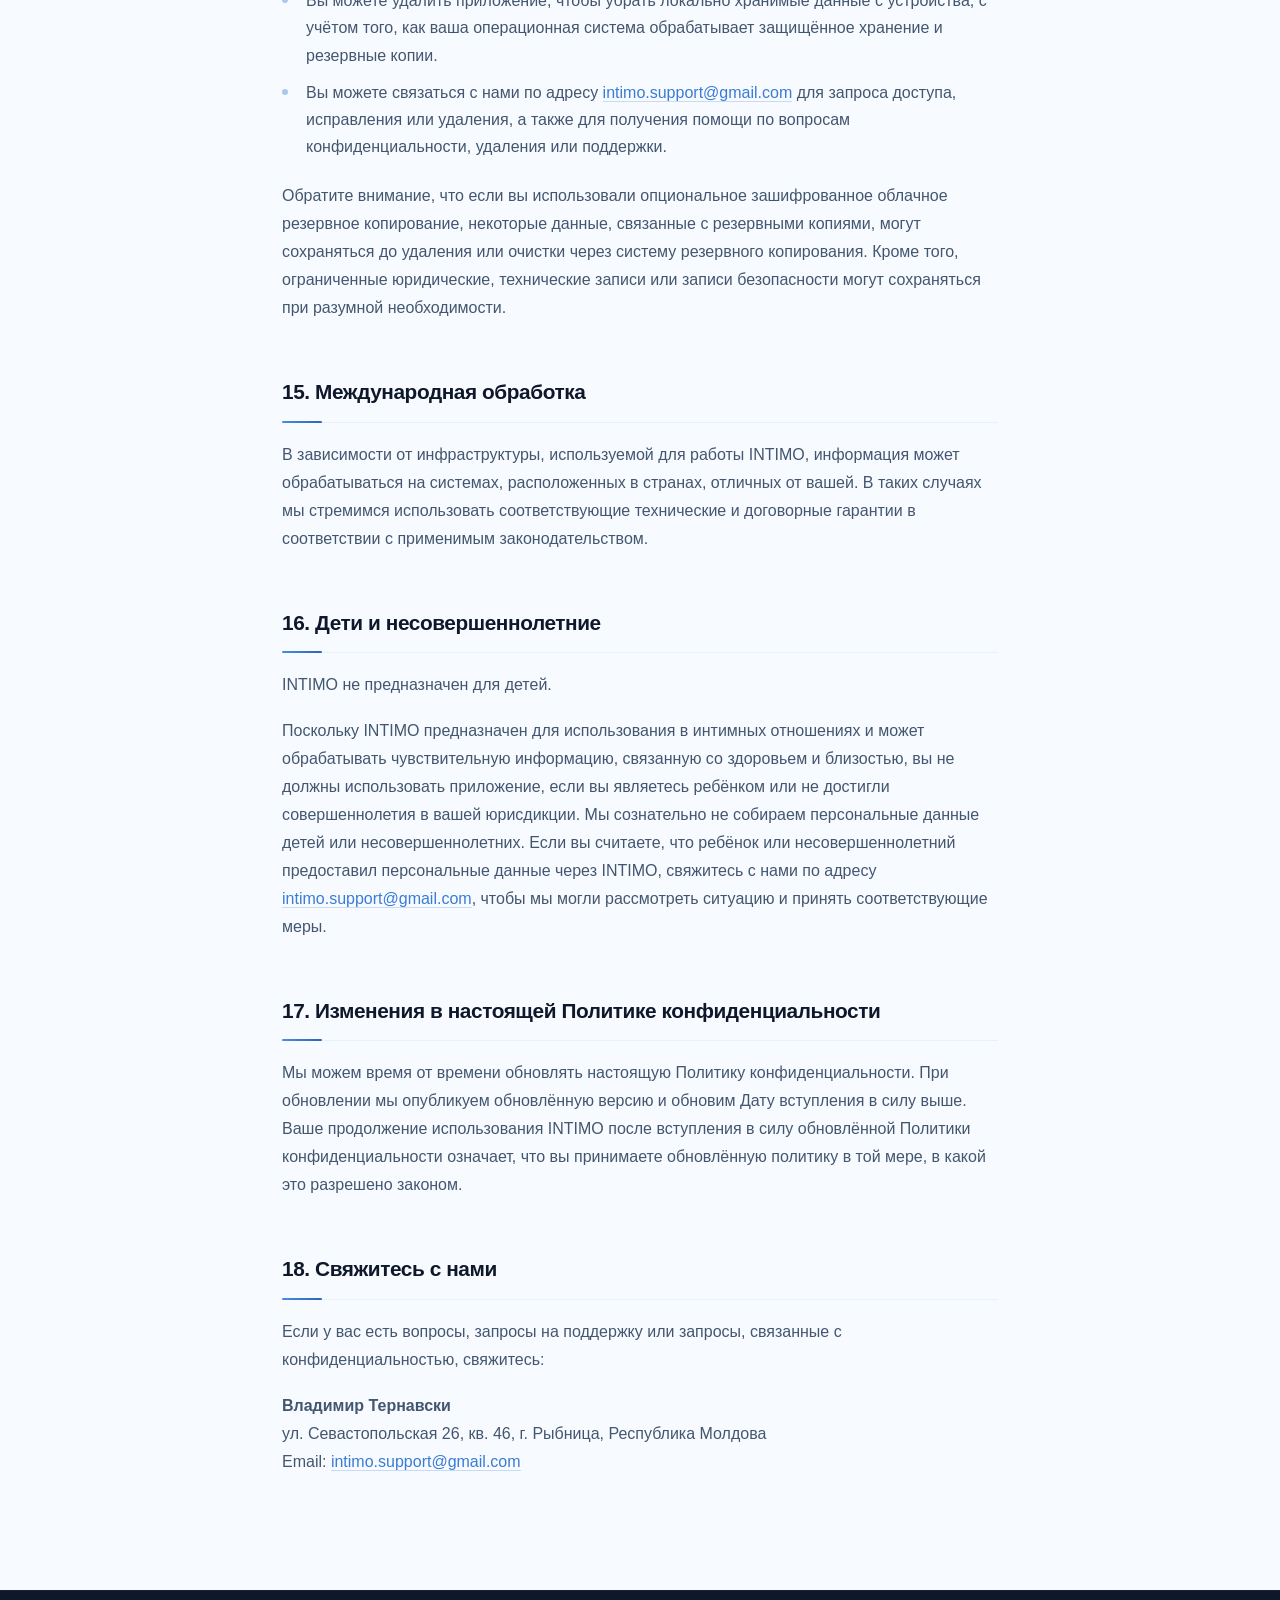
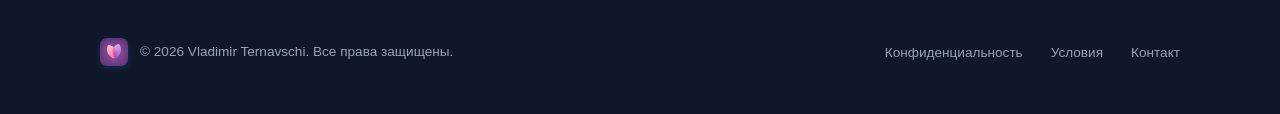
<file: ru/privacy/index.html>
<!DOCTYPE html>
<html lang="ru">
<head>
  <meta charset="UTF-8">
  <script async src="https://www.googletagmanager.com/gtag/js?id=G-GW3P6Z5JPG"></script>
  <script>window.dataLayer=window.dataLayer||[];function gtag(){dataLayer.push(arguments)}gtag("js",new Date());gtag("config","G-GW3P6Z5JPG")</script>
  <script>if(location.hostname==="www.intimo.pro")location.replace(location.href.replace("www.intimo.pro","intimo.pro"));</script>
  <meta name="viewport" content="width=device-width, initial-scale=1.0">
  <title>Политика конфиденциальности - INTIMO</title>
  <meta name="description" content="Политика конфиденциальности INTIMO - как мы собираем, используем и защищаем ваши данные.">
  <meta property="og:title" content="Политика конфиденциальности - INTIMO">
  <meta property="og:description" content="Политика конфиденциальности INTIMO.">
  <meta property="og:type" content="website">
  <meta property="og:url" content="https://intimo.pro/ru/privacy/">
  <meta property="og:site_name" content="INTIMO">
  <meta property="og:image" content="https://intimo.pro/assets/og-image.png">
  <meta name="twitter:card" content="summary_large_image">
  <meta name="twitter:title" content="Политика конфиденциальности - INTIMO">
  <meta name="twitter:description" content="Политика конфиденциальности INTIMO.">
  <meta name="twitter:image" content="https://intimo.pro/assets/og-image.png">
    <meta name="theme-color" content="#3a7bd5">
    <meta name="referrer" content="strict-origin-when-cross-origin">
    <meta http-equiv="Content-Security-Policy" content="default-src 'self'; script-src 'self' 'unsafe-inline' https://www.googletagmanager.com; style-src 'self' 'unsafe-inline' https://fonts.googleapis.com; img-src 'self' data: https:; font-src 'self' https://fonts.gstatic.com; connect-src 'self' https://www.google-analytics.com https://www.googletagmanager.com; frame-src 'none'; object-src 'none'; base-uri 'self'">
    <meta http-equiv="X-Content-Type-Options" content="nosniff">
  <link rel="canonical" href="https://intimo.pro/ru/privacy/">
  <link rel="alternate" hreflang="en" href="https://intimo.pro/privacy">
  <link rel="alternate" hreflang="ru" href="https://intimo.pro/ru/privacy/">
  <link rel="alternate" hreflang="ro" href="https://intimo.pro/ro/privacy/">
  <link rel="alternate" hreflang="x-default" href="https://intimo.pro/privacy">
  <link rel="icon" href="../../assets/images/app-icon.png" type="image/png">
  <link rel="apple-touch-icon" href="../../assets/images/app-icon.png">
  <link rel="preconnect" href="https://fonts.googleapis.com">
  <link rel="preconnect" href="https://fonts.gstatic.com" crossorigin>
  <link rel="stylesheet" href="https://fonts.googleapis.com/css2?family=Inter:wght@400;500;600;700&family=Plus+Jakarta+Sans:wght@700;800&display=swap" crossorigin="anonymous">
  <link rel="stylesheet" href="../../assets/styles.css">
  <script type="application/ld+json">
  {"@context":"https://schema.org","@type":"BreadcrumbList","itemListElement":[{"@type":"ListItem","position":1,"name":"Главная","item":"https://intimo.pro/ru/"},{"@type":"ListItem","position":2,"name":"Конфиденциальность","item":"https://intimo.pro/ru/privacy/"}]}
  </script>
</head>
<body>

  <header class="site-header">
    <div class="header-inner">
      <a href="/ru/" class="logo">
        <span class="logo-mark"><img src="../../assets/images/app-icon.png" alt="INTIMO"></span>
        INTIMO
      </a>
      <button class="menu-toggle" aria-label="Меню" onclick="document.querySelector('.nav-links').classList.toggle('open')">
        <svg viewBox="0 0 24 24" fill="none" stroke="currentColor" stroke-width="2" stroke-linecap="round"><line x1="3" y1="6" x2="21" y2="6"/><line x1="3" y1="12" x2="21" y2="12"/><line x1="3" y1="18" x2="21" y2="18"/></svg>
      </button>
      <ul class="nav-links">
        <li><a href="/ru/">Главная</a></li>
        <li><a href="/ru/privacy/" class="active">Конфиденциальность</a></li>
        <li><a href="/ru/terms/">Условия</a></li>
        <li><span class="lang-switch"><a href="/privacy">EN</a><a href="/ru/privacy/" class="active">RU</a><a href="/ro/privacy/">RO</a></span></li>
      </ul>
    </div>
  </header>

  <main>
    <nav class="breadcrumb" aria-label="Навигация">
      <a href="/ru/">Главная</a><span class="breadcrumb-sep">/</span>Конфиденциальность
    </nav>
    <div class="policy-header">
      <h1>Политика конфиденциальности</h1>
      <p class="policy-meta">Дата вступления в силу: 1 апреля 2026 г.</p>
    </div>

    <article class="policy-content">

      <p class="section-intro">Настоящая Политика конфиденциальности разъясняет, каким образом Владимир Тернавски («мы», «нас» или «наш») собирает, использует, хранит, защищает и передаёт информацию при использовании вами INTIMO (имя пакета: com.intimo.app) и связанных публичных материалов, доступных на <a href="https://intimo.pro">intimo.pro</a>.</p>

      <p>INTIMO - приложение для укрепления связи и планирования близости в паре. Оно включает функции сопряжения партнёров, зашифрованной синхронизации между устройствами, активности, рефлексии, желания, планирование отношений, отслеживание цикла, проверки настроения, инсайты близости, опциональные фотовложения, опциональную интеграцию с календарём (только чтение), уведомления и инструменты резервного копирования и восстановления.</p>

      <p>Используя INTIMO, вы соглашаетесь с практиками, описанными в настоящей Политике конфиденциальности.</p>

      <h2>1. Информация о разработчике</h2>
      <p><strong>Разработчик:</strong> Владимир Тернавски<br>
      <strong>Адрес:</strong> ул. Севастопольская 26, кв. 46, г. Рыбница, Республика Молдова<br>
      <strong>Email по вопросам конфиденциальности:</strong> <a href="mailto:intimo.support@gmail.com" rel="noopener noreferrer">intimo.support@gmail.com</a><br>
      <strong>Email поддержки:</strong> <a href="mailto:intimo.support@gmail.com" rel="noopener noreferrer">intimo.support@gmail.com</a></p>

      <h2>2. Информация, которую мы собираем</h2>
      <p>INTIMO не требует аккаунта для использования приложения. Основные функции полностью работают без регистрации. Если вы решите войти (через magic link по email, Google или Apple), это откроет дополнительные возможности: облачный бэкап и синхронизацию между устройствами. INTIMO также использует локально сгенерированные идентификаторы и информацию, которую вы решите ввести в приложение.</p>
      <p>Мы можем собирать и обрабатывать следующие категории информации:</p>
      <ul>
        <li><strong>Идентификаторы устройства и приложения,</strong> такие как локально сгенерированные userId, deviceId, состояние сопряжения, версия приложения, push-токен и техническая информация для работы приложения.</li>
        <li><strong>Информация профиля и настроек,</strong> которую вы предоставляете: имя или никнейм, местоимения, предпочтения, цели, параметры планирования отношений и выбор при онбординге.</li>
        <li><strong>Пользовательский контент,</strong> такой как активности, рефлексии, желания, расписания, заметки, записи настроения, данные цикла, контент планирования близости и опциональные изображения.</li>
        <li><strong>Чувствительные персональные данные,</strong> включая информацию о здоровье и близости: данные отслеживания цикла, проверки настроения, эмоциональное и физическое состояние, сексуальный или интимный контент, который вы решите хранить или передавать через приложение.</li>
        <li><strong>Информация календаря,</strong> если вы предоставите опциональный доступ к календарю (только чтение), чтобы приложение могло отображать контекст расписания внутри INTIMO.</li>
        <li><strong>Данные уведомлений,</strong> такие как настройки уведомлений, данные push-токена и состояние уведомлений в приложении.</li>
        <li><strong>Сообщения поддержки,</strong> такие как email-адрес и содержание сообщений, если вы обратитесь в поддержку.</li>
        <li><strong>Диагностика и информация о сбоях,</strong> такие как технические отчёты об ошибках и сбоях.</li>
        <li><strong>Анонимные события телеметрии,</strong> которые очищены от прямых персональных идентификаторов в продакшене.</li>
      </ul>

      <h2>3. Чувствительные данные</h2>
      <p>INTIMO предназначен для поддержки интимных отношений. В связи с этим приложение может обрабатывать чувствительные категории данных, которые вы решите предоставить, включая:</p>
      <ul>
        <li>данные о здоровье, такие как отслеживание цикла и информация о настроении;</li>
        <li>проверки эмоционального и физического состояния;</li>
        <li>сексуальный, интимный контент и контент об отношениях;</li>
        <li>личные рефлексии, желания, планы и заметки;</li>
        <li>опциональные фотографии, которые могут раскрывать интимную или личную информацию.</li>
      </ul>
      <p>Пожалуйста, вводите и делитесь только тем контентом, который вам комфортно хранить в приложении и, при необходимости, передавать вашему сопряжённому партнёру.</p>

      <h2>4. Как мы используем информацию</h2>
      <p>Мы используем информацию для:</p>
      <ul>
        <li>предоставления и работы функций INTIMO;</li>
        <li>создания и поддержания локального состояния приложения на вашем устройстве;</li>
        <li>обеспечения сопряжения партнёров и зашифрованной синхронизации между устройствами;</li>
        <li>отображения совместных активностей, желаний и функций планирования отношений;</li>
        <li>поддержки отслеживания цикла, проверок настроения и инсайтов близости;</li>
        <li>обеспечения опциональных фотовложений и контекста планирования на основе календаря;</li>
        <li>отправки push-уведомлений и отображения уведомлений в приложении;</li>
        <li>создания и восстановления зашифрованных резервных копий;</li>
        <li>поддержания безопасности приложения, предотвращения злоупотреблений, устранения неполадок и повышения стабильности;</li>
        <li>генерации анонимной телеметрии продукта и диагностики;</li>
        <li>ответов на запросы поддержки и запросы о конфиденциальности;</li>
        <li>соблюдения юридических обязательств и применения наших условий и политик.</li>
      </ul>

      <h2>5. Опциональный аккаунт и аутентификация</h2>
      <p>INTIMO полностью работает без аккаунта. Основные функции приложения опираются на локально сгенерированные идентификаторы (userId, deviceId) и не требуют входа. Однако вы можете по желанию войти через magic link по email, Google или Apple для доступа к дополнительным функциям:</p>
      <ul>
        <li>облачный бэкап и восстановление;</li>
        <li>синхронизация между устройствами;</li>
        <li>управление подпиской, привязанной к аккаунту.</li>
      </ul>
      <p>При входе ваш email-адрес хранится безопасно и используется только для аутентификации и восстановления аккаунта. Сопряжение между партнёрами выполняется с помощью кода или QR-потока. Данные, необходимые для совместной функциональности, могут синхронизироваться между сопряжёнными устройствами с использованием сквозного шифрования.</p>

      <h2>6. Сопряжение, синхронизация и резервные копии</h2>

      <h3>Сопряжение и синхронизация</h3>
      <p>Когда вы решите выполнить сопряжение с другим пользователем, INTIMO использует коды сопряжения или QR-коды для соединения двух устройств. Совместная функциональность приложения может требовать синхронизации информации между сопряжёнными устройствами. Если вы поделитесь данными с сопряжённым партнёром, он может сохранить копию на своём устройстве до тех пор, пока не удалит её или пока приложение не синхронизирует изменения.</p>
      <p>INTIMO использует сквозное шифрование для синхронизируемых данных. Простыми словами, это означает, что ваше приложение шифрует данные перед отправкой, а сервис, используемый для передачи, не предназначен для чтения содержимого этих зашифрованных данных.</p>

      <h3>Облачное резервное копирование</h3>
      <p>INTIMO предлагает инструменты резервного копирования и восстановления, включая опциональное зашифрованное облачное резервное копирование.</p>
      <p>Снимки облачных резервных копий шифруются на стороне клиента с использованием AES-256-GCM перед загрузкой. Ключ хранилища хранится в защищённом хранилище устройства. При облачном резервном копировании на сервер отправляются только зашифрованный блоб резервной копии и хеш поиска.</p>
      <p>Поскольку резервные копии предназначены для восстановления, вы должны хранить информацию для восстановления в безопасности.</p>

      <h2>7. Разрешения, которые мы используем</h2>
      <p>В зависимости от ваших выборов и настроек устройства, INTIMO может запрашивать следующие разрешения:</p>
      <ul>
        <li><strong>Камера</strong> для сканирования QR-кодов и создания фотовложений.</li>
        <li><strong>Фотографии / Медиатека</strong> для выбора и прикрепления изображений.</li>
        <li><strong>Календарь (только чтение)</strong> для опционального контекста календаря внутри приложения.</li>
        <li><strong>Уведомления</strong> для push-уведомлений и оповещений в приложении.</li>
        <li><strong>Фоновый сервис / блокировка пробуждения</strong> на Android для поддержки фоновой синхронизации.</li>
      </ul>
      <p>Вы можете отклонить или отозвать эти разрешения через настройки устройства. Некоторые функции могут работать некорректно без соответствующего разрешения.</p>

      <h2>8. Уведомления</h2>
      <p>INTIMO может отправлять:</p>
      <ul>
        <li><strong>push-уведомления,</strong> включая уведомления, связанные с совместными функциями и активностью синхронизации;</li>
        <li><strong>уведомления в приложении,</strong> такие как уведомления об активностях, желаниях, совпадениях, обновлениях и конфликтах.</li>
      </ul>
      <p>Вы можете управлять настройками уведомлений внутри приложения, а также отключить уведомления в настройках операционной системы вашего устройства.</p>

      <h2>9. Анонимная телеметрия и отчёты о сбоях</h2>
      <p>INTIMO собирает анонимные события телеметрии в продакшене, чтобы помочь нам понять производительность приложения и улучшить продукт. Эти данные очищены от персонально идентифицируемой информации, включая email, имя, номер телефона, адрес и userId.</p>
      <p>Мы также используем инструменты отчётности о сбоях для обнаружения ошибок, устранения технических проблем и повышения надёжности. Отчётность о сбоях настроена так, что персонально идентифицируемая информация по умолчанию отключена.</p>

      <h2>10. Передача и раскрытие информации</h2>
      <p><strong>Мы не продаём ваши персональные данные.</strong></p>
      <p>Мы можем передавать информацию только следующими ограниченными способами:</p>
      <ul>
        <li>Вашему сопряжённому партнёру, когда вы намеренно используете совместные функции, предназначенные для синхронизации данных между сопряжёнными устройствами.</li>
        <li>Поставщикам услуг, которые помогают нам эксплуатировать приложение.</li>
        <li>По требованию закона, в ходе юридических процессов или для защиты прав, безопасности и целостности сервиса.</li>
        <li>В связи с передачей бизнеса, такой как слияние, приобретение, финансирование или продажа активов, если это разрешено законом и при наличии соответствующих гарантий.</li>
      </ul>

      <h2>11. Сторонние сервисы, которые мы используем</h2>
      <p>INTIMO в настоящее время использует следующих сторонних поставщиков услуг:</p>
      <ul>
        <li><strong>Supabase</strong> для серверных сервисов, таких как синхронизация, хранение и edge-функции.</li>
        <li><strong>Expo / Expo Push Notifications</strong> для доставки push-уведомлений и обработки push-токенов устройств.</li>
        <li><strong>Sentry</strong> для отчётности о сбоях и диагностики.</li>
      </ul>
      <p>Мы не указываем дополнительных сторонних обработчиков здесь, если они не подтверждены как часть работы приложения.</p>
      <p>Эти поставщики могут обрабатывать ограниченные технические данные, необходимые для оказания их услуг. При использовании зашифрованной синхронизации или зашифрованного резервного копирования контент шифруется до передачи.</p>

      <h2>12. Меры безопасности</h2>
      <p>Мы используем разумные технические и организационные меры для защиты данных, обрабатываемых INTIMO. Эти меры включают:</p>
      <ul>
        <li>сквозное шифрование синхронизируемых данных с использованием AES-256-GCM;</li>
        <li>шифрование на стороне клиента для опциональных облачных резервных копий с использованием AES-256-GCM;</li>
        <li>хранение чувствительных материалов шифрования в защищённом хранилище устройства;</li>
        <li>минимизация прямых персональных данных в телеметрии;</li>
        <li>использование специализированных инфраструктурных провайдеров для серверной части, push-уведомлений и обработки сбоев.</li>
      </ul>
      <p>Ни один метод хранения или передачи не является на 100% безопасным, и мы не можем гарантировать абсолютную безопасность. Вы несёте ответственность за сохранность вашего устройства, информации для восстановления и любого общего доступа.</p>

      <h2>13. Хранение данных</h2>
      <p>Мы храним информацию столько, сколько разумно необходимо для предоставления INTIMO, поддержания безопасности, поддержки резервного копирования и восстановления, устранения неполадок, соблюдения закона и защиты наших прав.</p>
      <p>В целом:</p>
      <ul>
        <li>локально хранимые данные остаются на вашем устройстве до тех пор, пока вы не удалите их, не сбросите приложение, не удалите приложение или иным образом не удалите их;</li>
        <li>синхронизированные и операционные данные могут оставаться на серверных системах столько, сколько необходимо для работы совместной функциональности, поддержания целостности сервиса и обработки запросов на удаление;</li>
        <li>данные зашифрованных резервных копий могут храниться до их удаления, замены или очистки через управление резервными копиями или серверные процессы очистки;</li>
        <li>информация о сбоях и диагностике может сохраняться для отладки, безопасности и улучшения сервиса;</li>
        <li>анонимная телеметрия может сохраняться для аналитики, улучшения продукта и мониторинга надёжности.</li>
      </ul>
      <p>Поскольку системы резервного копирования и синхронизации могут включать зашифрованные снимки, очередь обработки и операционные журналы, удаление не всегда может быть мгновенным.</p>

      <h2>14. Удаление и ваши возможности контроля</h2>
      <p>У вас есть несколько способов контролировать свои данные:</p>
      <ul>
        <li>Вы можете использовать функцию «Сбросить все данные» в приложении. Это удаляет локальные базы данных, файлы и ключи, а также пытается выполнить очистку на сервере.</li>
        <li>Вы можете отозвать разрешения приложения для камеры, фотографий, календаря и уведомлений в настройках устройства.</li>
        <li>Вы можете отключить уведомления в настройках приложения и в настройках операционной системы устройства.</li>
        <li>Вы можете удалить приложение, чтобы убрать локально хранимые данные с устройства, с учётом того, как ваша операционная система обрабатывает защищённое хранение и резервные копии.</li>
        <li>Вы можете связаться с нами по адресу <a href="mailto:intimo.support@gmail.com" rel="noopener noreferrer">intimo.support@gmail.com</a> для запроса доступа, исправления или удаления, а также для получения помощи по вопросам конфиденциальности, удаления или поддержки.</li>
      </ul>
      <p>Обратите внимание, что если вы использовали опциональное зашифрованное облачное резервное копирование, некоторые данные, связанные с резервными копиями, могут сохраняться до удаления или очистки через систему резервного копирования. Кроме того, ограниченные юридические, технические записи или записи безопасности могут сохраняться при разумной необходимости.</p>

      <h2>15. Международная обработка</h2>
      <p>В зависимости от инфраструктуры, используемой для работы INTIMO, информация может обрабатываться на системах, расположенных в странах, отличных от вашей. В таких случаях мы стремимся использовать соответствующие технические и договорные гарантии в соответствии с применимым законодательством.</p>

      <h2>16. Дети и несовершеннолетние</h2>
      <p>INTIMO не предназначен для детей.</p>
      <p>Поскольку INTIMO предназначен для использования в интимных отношениях и может обрабатывать чувствительную информацию, связанную со здоровьем и близостью, вы не должны использовать приложение, если вы являетесь ребёнком или не достигли совершеннолетия в вашей юрисдикции. Мы сознательно не собираем персональные данные детей или несовершеннолетних. Если вы считаете, что ребёнок или несовершеннолетний предоставил персональные данные через INTIMO, свяжитесь с нами по адресу <a href="mailto:intimo.support@gmail.com" rel="noopener noreferrer">intimo.support@gmail.com</a>, чтобы мы могли рассмотреть ситуацию и принять соответствующие меры.</p>

      <h2>17. Изменения в настоящей Политике конфиденциальности</h2>
      <p>Мы можем время от времени обновлять настоящую Политику конфиденциальности. При обновлении мы опубликуем обновлённую версию и обновим Дату вступления в силу выше. Ваше продолжение использования INTIMO после вступления в силу обновлённой Политики конфиденциальности означает, что вы принимаете обновлённую политику в той мере, в какой это разрешено законом.</p>

      <h2>18. Свяжитесь с нами</h2>
      <p>Если у вас есть вопросы, запросы на поддержку или запросы, связанные с конфиденциальностью, свяжитесь:</p>
      <p><strong>Владимир Тернавски</strong><br>
      ул. Севастопольская 26, кв. 46, г. Рыбница, Республика Молдова<br>
      Email: <a href="mailto:intimo.support@gmail.com" rel="noopener noreferrer">intimo.support@gmail.com</a></p>

    </article>
  </main>

  <footer class="site-footer">
    <div class="footer-inner">
      <div class="footer-left">
        <span class="footer-logo"><img src="../../assets/images/app-icon.png" alt="INTIMO"></span>
        &copy; 2026 Vladimir Ternavschi. Все права защищены.
      </div>
      <ul class="footer-links">
        <li><a href="/ru/privacy/">Конфиденциальность</a></li>
        <li><a href="/ru/terms/">Условия</a></li>
        <li><a href="mailto:intimo.support@gmail.com" rel="noopener noreferrer">Контакт</a></li>
      </ul>
    </div>
  </footer>

<script>(function(){var h=document.querySelector(".site-header");if(h)window.addEventListener("scroll",function(){h.classList.toggle("scrolled",window.scrollY>40)},{passive:true})})()</script>
</body>
</html>
</file>
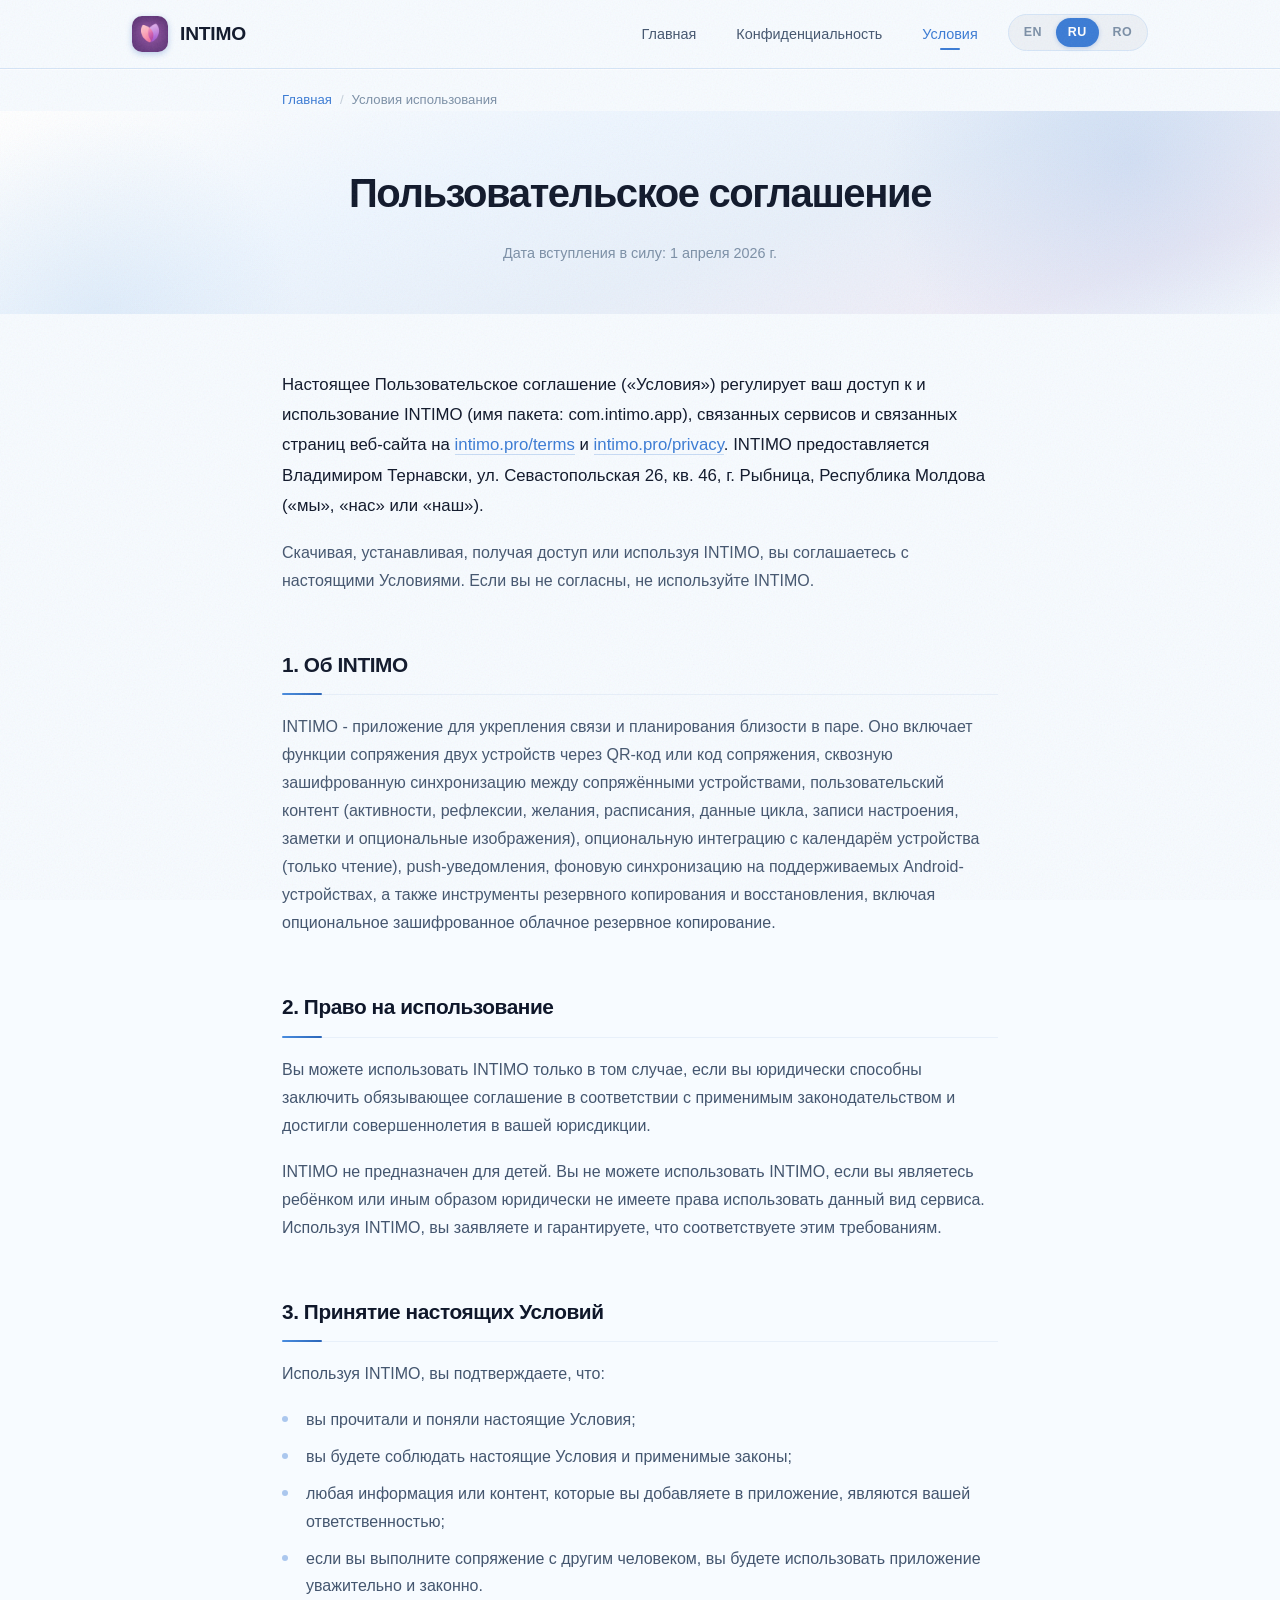
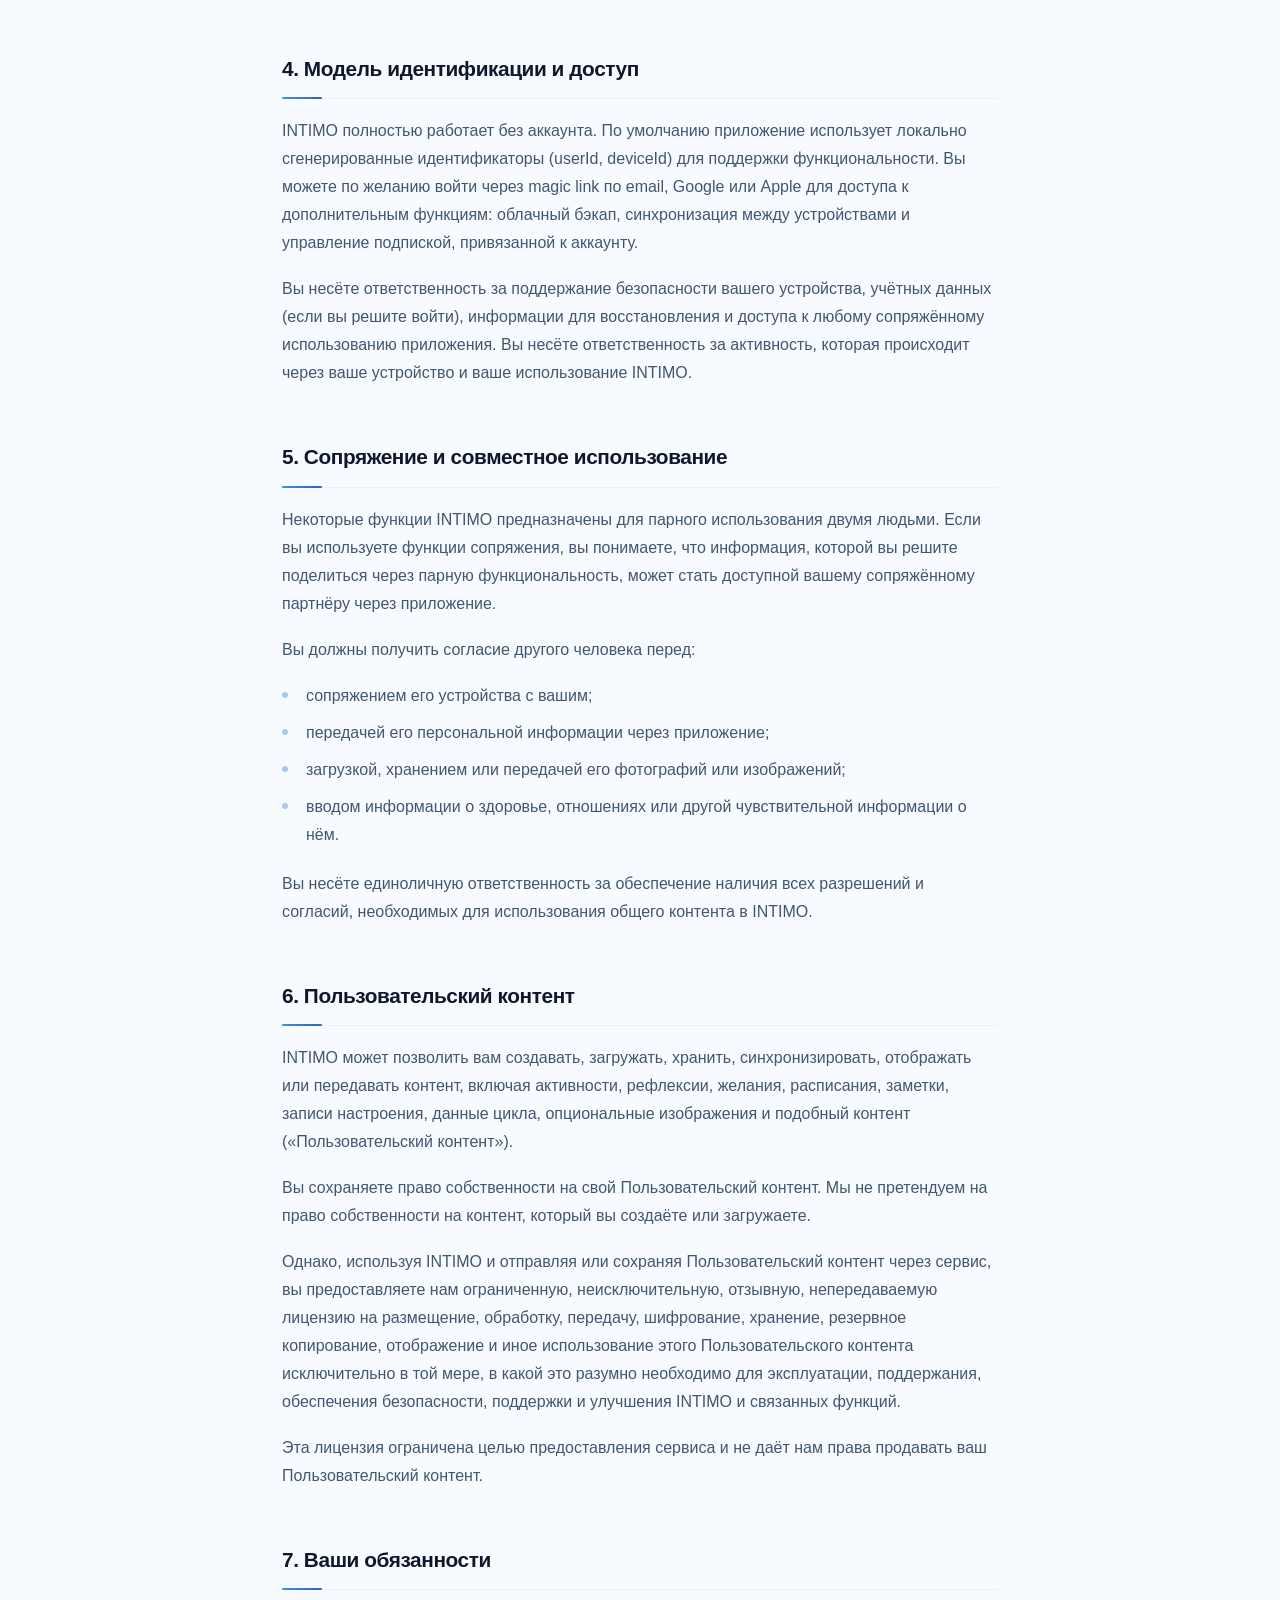
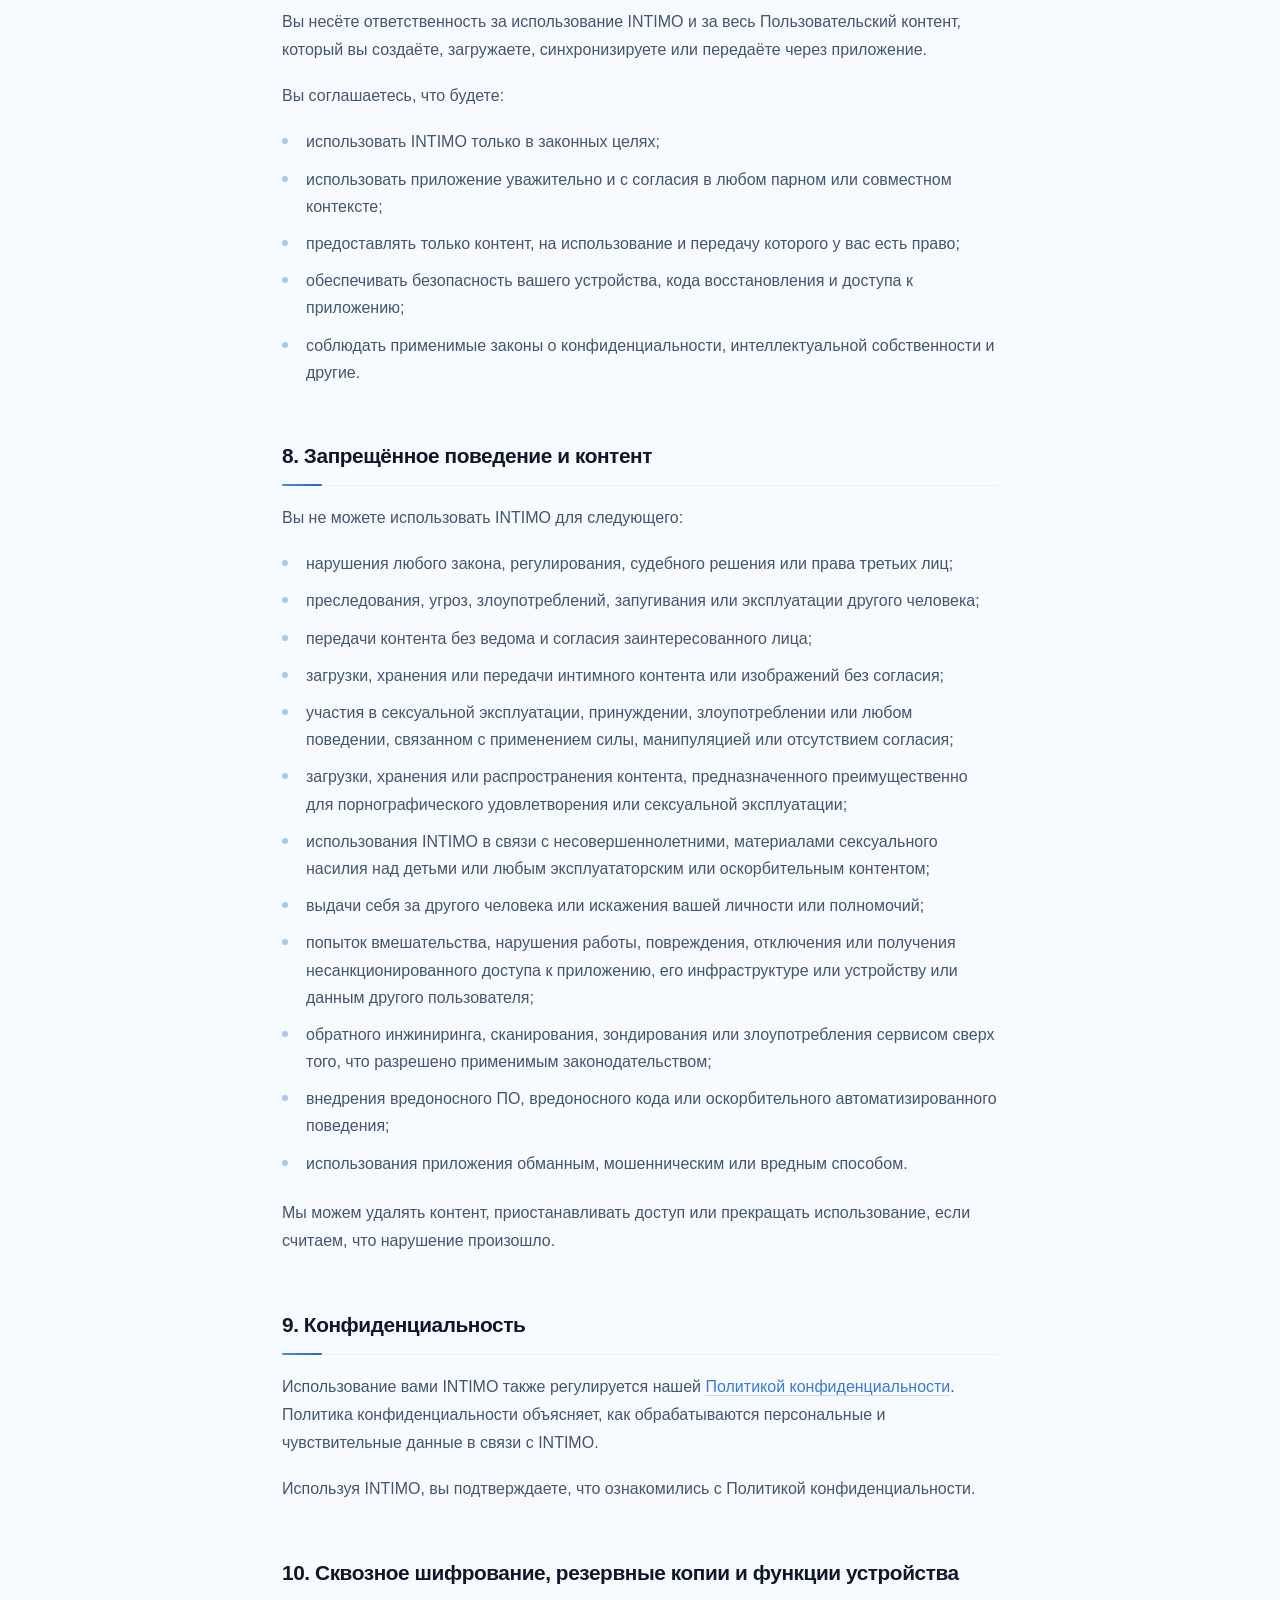
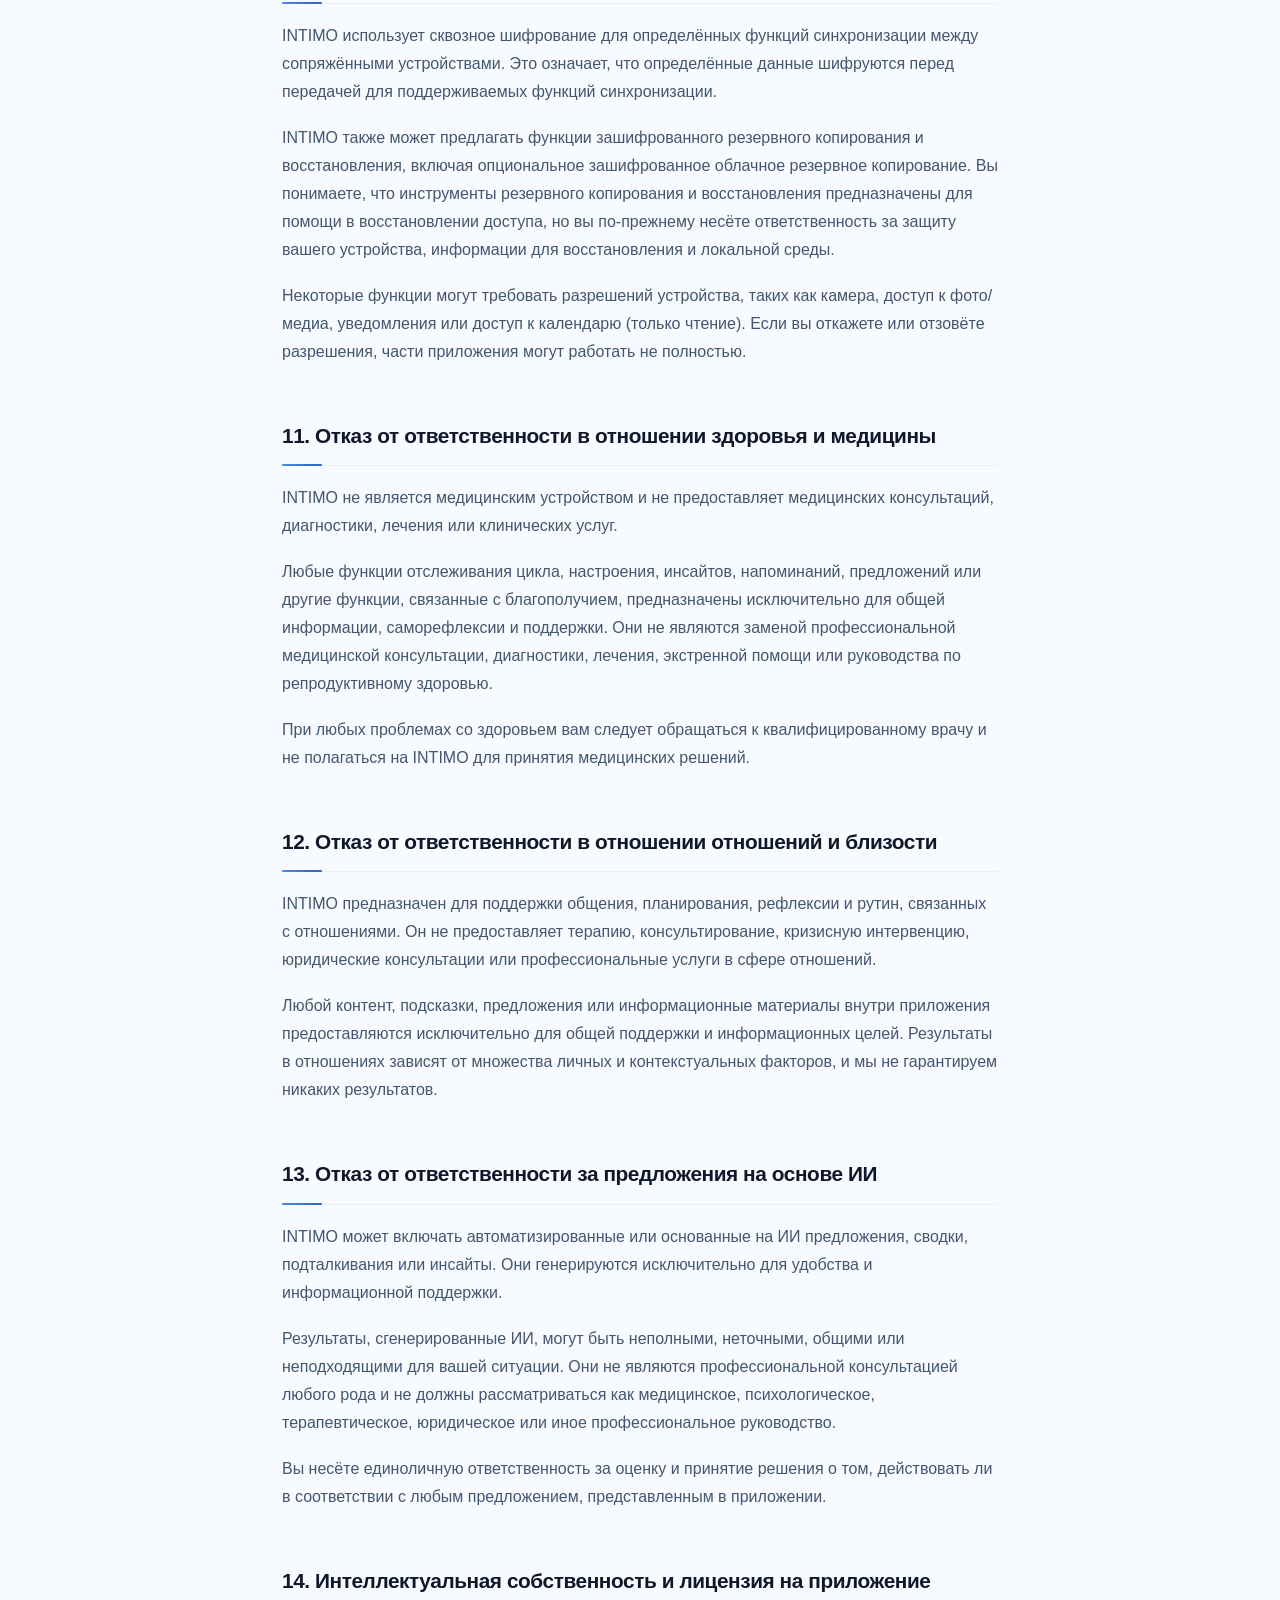
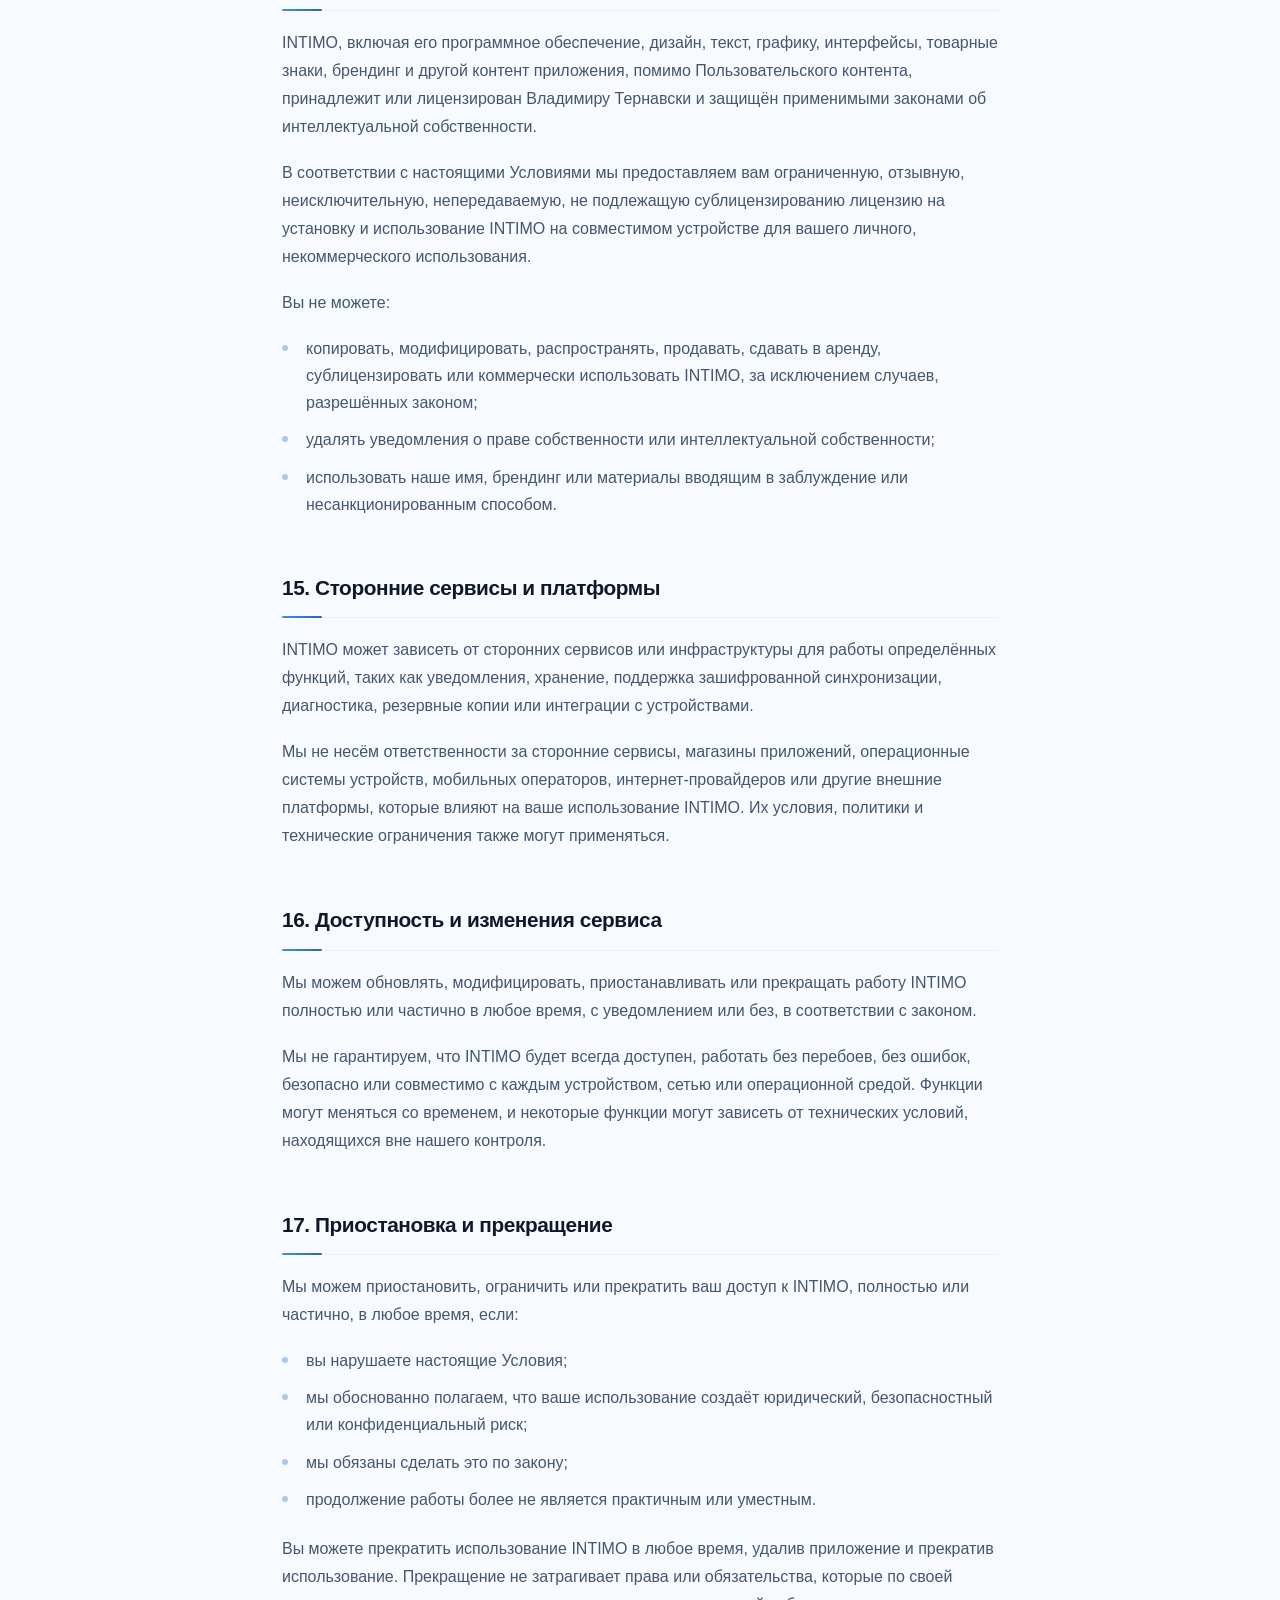
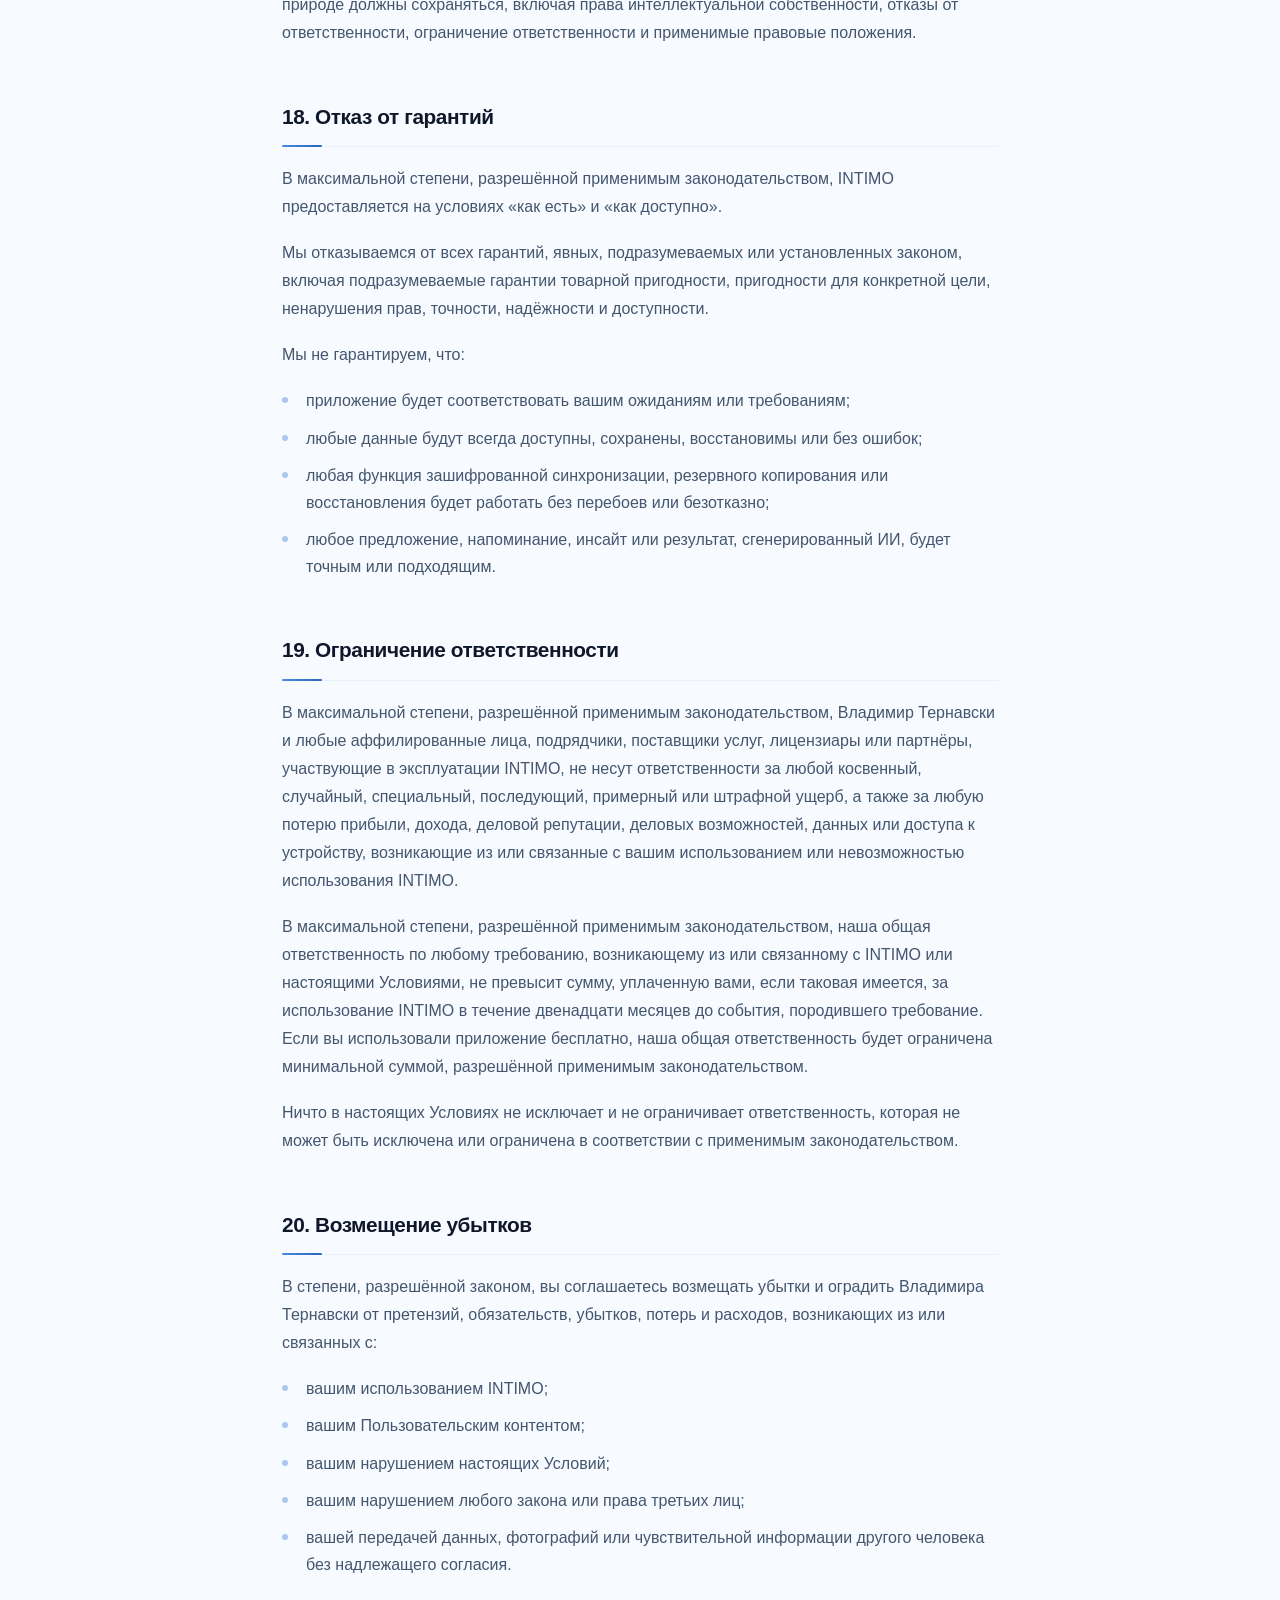
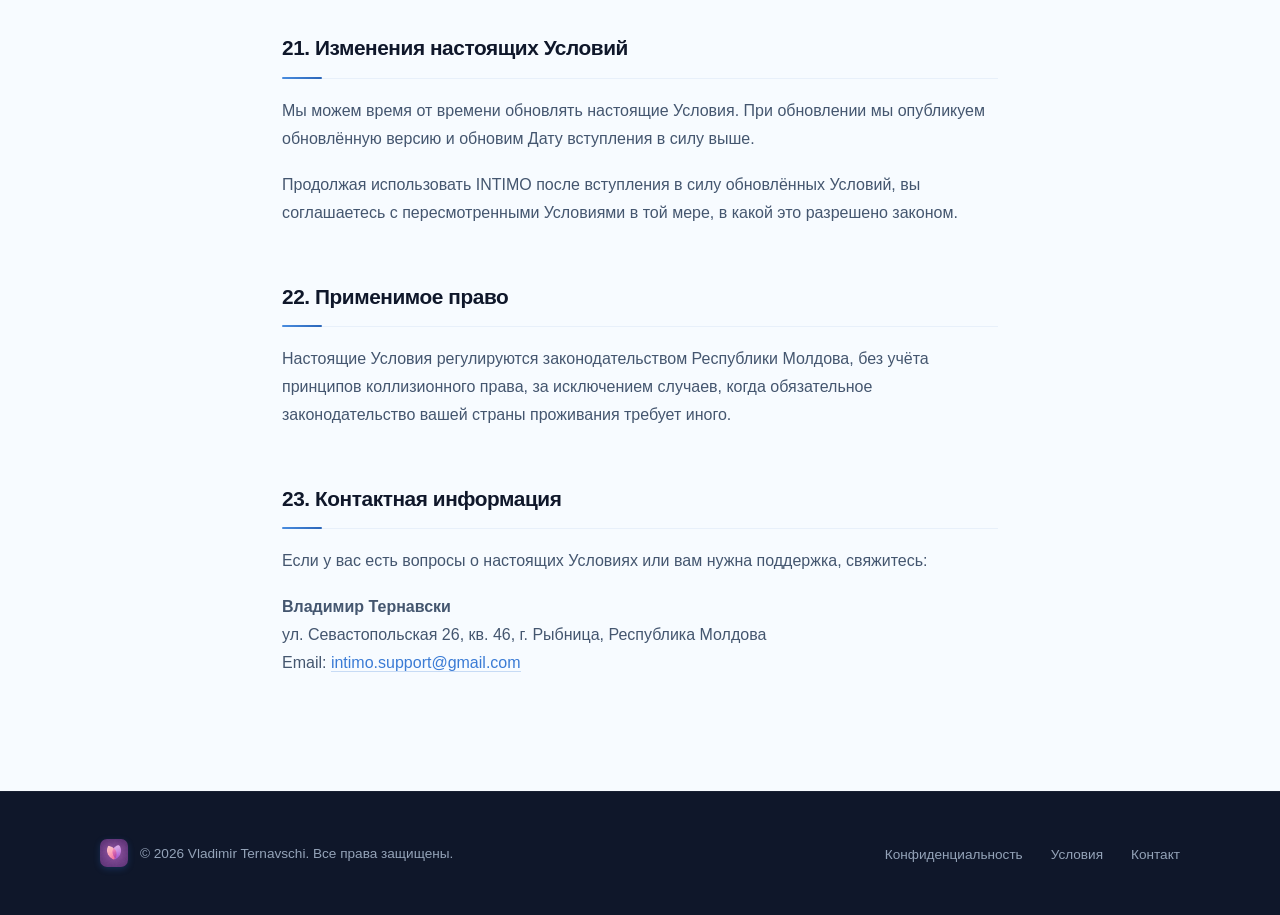
<file: ru/terms/index.html>
<!DOCTYPE html>
<html lang="ru">
<head>
  <meta charset="UTF-8">
  <script async src="https://www.googletagmanager.com/gtag/js?id=G-GW3P6Z5JPG"></script>
  <script>window.dataLayer=window.dataLayer||[];function gtag(){dataLayer.push(arguments)}gtag("js",new Date());gtag("config","G-GW3P6Z5JPG")</script>
  <script>if(location.hostname==="www.intimo.pro")location.replace(location.href.replace("www.intimo.pro","intimo.pro"));</script>
  <meta name="viewport" content="width=device-width, initial-scale=1.0">
  <title>Пользовательское соглашение - INTIMO</title>
  <meta name="description" content="Пользовательское соглашение INTIMO - условия использования приложения и сервисов.">
  <meta property="og:title" content="Пользовательское соглашение - INTIMO">
  <meta property="og:description" content="Пользовательское соглашение INTIMO.">
  <meta property="og:type" content="website">
  <meta property="og:url" content="https://intimo.pro/ru/terms/">
  <meta property="og:site_name" content="INTIMO">
  <meta property="og:image" content="https://intimo.pro/assets/og-image.png">
  <meta name="twitter:card" content="summary_large_image">
  <meta name="twitter:title" content="Пользовательское соглашение - INTIMO">
  <meta name="twitter:description" content="Пользовательское соглашение INTIMO.">
  <meta name="twitter:image" content="https://intimo.pro/assets/og-image.png">
    <meta name="theme-color" content="#3a7bd5">
    <meta name="referrer" content="strict-origin-when-cross-origin">
    <meta http-equiv="Content-Security-Policy" content="default-src 'self'; script-src 'self' 'unsafe-inline' https://www.googletagmanager.com; style-src 'self' 'unsafe-inline' https://fonts.googleapis.com; img-src 'self' data: https:; font-src 'self' https://fonts.gstatic.com; connect-src 'self' https://www.google-analytics.com https://www.googletagmanager.com; frame-src 'none'; object-src 'none'; base-uri 'self'">
    <meta http-equiv="X-Content-Type-Options" content="nosniff">
  <link rel="canonical" href="https://intimo.pro/ru/terms/">
  <link rel="alternate" hreflang="en" href="https://intimo.pro/terms">
  <link rel="alternate" hreflang="ru" href="https://intimo.pro/ru/terms/">
  <link rel="alternate" hreflang="ro" href="https://intimo.pro/ro/terms/">
  <link rel="alternate" hreflang="x-default" href="https://intimo.pro/terms">
  <link rel="icon" href="../../assets/images/app-icon.png" type="image/png">
  <link rel="apple-touch-icon" href="../../assets/images/app-icon.png">
  <link rel="preconnect" href="https://fonts.googleapis.com">
  <link rel="preconnect" href="https://fonts.gstatic.com" crossorigin>
  <link rel="stylesheet" href="https://fonts.googleapis.com/css2?family=Inter:wght@400;500;600;700&family=Plus+Jakarta+Sans:wght@700;800&display=swap" crossorigin="anonymous">
  <link rel="stylesheet" href="../../assets/styles.css">
  <script type="application/ld+json">
  {"@context":"https://schema.org","@type":"BreadcrumbList","itemListElement":[{"@type":"ListItem","position":1,"name":"Главная","item":"https://intimo.pro/ru/"},{"@type":"ListItem","position":2,"name":"Условия использования","item":"https://intimo.pro/ru/terms/"}]}
  </script>
</head>
<body>

  <header class="site-header">
    <div class="header-inner">
      <a href="/ru/" class="logo">
        <span class="logo-mark"><img src="../../assets/images/app-icon.png" alt="INTIMO"></span>
        INTIMO
      </a>
      <button class="menu-toggle" aria-label="Меню" onclick="document.querySelector('.nav-links').classList.toggle('open')">
        <svg viewBox="0 0 24 24" fill="none" stroke="currentColor" stroke-width="2" stroke-linecap="round"><line x1="3" y1="6" x2="21" y2="6"/><line x1="3" y1="12" x2="21" y2="12"/><line x1="3" y1="18" x2="21" y2="18"/></svg>
      </button>
      <ul class="nav-links">
        <li><a href="/ru/">Главная</a></li>
        <li><a href="/ru/privacy/">Конфиденциальность</a></li>
        <li><a href="/ru/terms/" class="active">Условия</a></li>
        <li><span class="lang-switch"><a href="/terms">EN</a><a href="/ru/terms/" class="active">RU</a><a href="/ro/terms/">RO</a></span></li>
      </ul>
    </div>
  </header>

  <main>
    <nav class="breadcrumb" aria-label="Навигация">
      <a href="/ru/">Главная</a><span class="breadcrumb-sep">/</span>Условия использования
    </nav>
    <div class="policy-header">
      <h1>Пользовательское соглашение</h1>
      <p class="policy-meta">Дата вступления в силу: 1 апреля 2026 г.</p>
    </div>

    <article class="policy-content">

      <p class="section-intro">Настоящее Пользовательское соглашение («Условия») регулирует ваш доступ к и использование INTIMO (имя пакета: com.intimo.app), связанных сервисов и связанных страниц веб-сайта на <a href="https://intimo.pro/terms">intimo.pro/terms</a> и <a href="https://intimo.pro/privacy">intimo.pro/privacy</a>. INTIMO предоставляется Владимиром Тернавски, ул. Севастопольская 26, кв. 46, г. Рыбница, Республика Молдова («мы», «нас» или «наш»).</p>

      <p>Скачивая, устанавливая, получая доступ или используя INTIMO, вы соглашаетесь с настоящими Условиями. Если вы не согласны, не используйте INTIMO.</p>

      <h2>1. Об INTIMO</h2>
      <p>INTIMO - приложение для укрепления связи и планирования близости в паре. Оно включает функции сопряжения двух устройств через QR-код или код сопряжения, сквозную зашифрованную синхронизацию между сопряжёнными устройствами, пользовательский контент (активности, рефлексии, желания, расписания, данные цикла, записи настроения, заметки и опциональные изображения), опциональную интеграцию с календарём устройства (только чтение), push-уведомления, фоновую синхронизацию на поддерживаемых Android-устройствах, а также инструменты резервного копирования и восстановления, включая опциональное зашифрованное облачное резервное копирование.</p>

      <h2>2. Право на использование</h2>
      <p>Вы можете использовать INTIMO только в том случае, если вы юридически способны заключить обязывающее соглашение в соответствии с применимым законодательством и достигли совершеннолетия в вашей юрисдикции.</p>
      <p>INTIMO не предназначен для детей. Вы не можете использовать INTIMO, если вы являетесь ребёнком или иным образом юридически не имеете права использовать данный вид сервиса. Используя INTIMO, вы заявляете и гарантируете, что соответствуете этим требованиям.</p>

      <h2>3. Принятие настоящих Условий</h2>
      <p>Используя INTIMO, вы подтверждаете, что:</p>
      <ul>
        <li>вы прочитали и поняли настоящие Условия;</li>
        <li>вы будете соблюдать настоящие Условия и применимые законы;</li>
        <li>любая информация или контент, которые вы добавляете в приложение, являются вашей ответственностью;</li>
        <li>если вы выполните сопряжение с другим человеком, вы будете использовать приложение уважительно и законно.</li>
      </ul>

      <h2>4. Модель идентификации и доступ</h2>
      <p>INTIMO полностью работает без аккаунта. По умолчанию приложение использует локально сгенерированные идентификаторы (userId, deviceId) для поддержки функциональности. Вы можете по желанию войти через magic link по email, Google или Apple для доступа к дополнительным функциям: облачный бэкап, синхронизация между устройствами и управление подпиской, привязанной к аккаунту.</p>
      <p>Вы несёте ответственность за поддержание безопасности вашего устройства, учётных данных (если вы решите войти), информации для восстановления и доступа к любому сопряжённому использованию приложения. Вы несёте ответственность за активность, которая происходит через ваше устройство и ваше использование INTIMO.</p>

      <h2>5. Сопряжение и совместное использование</h2>
      <p>Некоторые функции INTIMO предназначены для парного использования двумя людьми. Если вы используете функции сопряжения, вы понимаете, что информация, которой вы решите поделиться через парную функциональность, может стать доступной вашему сопряжённому партнёру через приложение.</p>
      <p>Вы должны получить согласие другого человека перед:</p>
      <ul>
        <li>сопряжением его устройства с вашим;</li>
        <li>передачей его персональной информации через приложение;</li>
        <li>загрузкой, хранением или передачей его фотографий или изображений;</li>
        <li>вводом информации о здоровье, отношениях или другой чувствительной информации о нём.</li>
      </ul>
      <p>Вы несёте единоличную ответственность за обеспечение наличия всех разрешений и согласий, необходимых для использования общего контента в INTIMO.</p>

      <h2>6. Пользовательский контент</h2>
      <p>INTIMO может позволить вам создавать, загружать, хранить, синхронизировать, отображать или передавать контент, включая активности, рефлексии, желания, расписания, заметки, записи настроения, данные цикла, опциональные изображения и подобный контент («Пользовательский контент»).</p>
      <p>Вы сохраняете право собственности на свой Пользовательский контент. Мы не претендуем на право собственности на контент, который вы создаёте или загружаете.</p>
      <p>Однако, используя INTIMO и отправляя или сохраняя Пользовательский контент через сервис, вы предоставляете нам ограниченную, неисключительную, отзывную, непередаваемую лицензию на размещение, обработку, передачу, шифрование, хранение, резервное копирование, отображение и иное использование этого Пользовательского контента исключительно в той мере, в какой это разумно необходимо для эксплуатации, поддержания, обеспечения безопасности, поддержки и улучшения INTIMO и связанных функций.</p>
      <p>Эта лицензия ограничена целью предоставления сервиса и не даёт нам права продавать ваш Пользовательский контент.</p>

      <h2>7. Ваши обязанности</h2>
      <p>Вы несёте ответственность за использование INTIMO и за весь Пользовательский контент, который вы создаёте, загружаете, синхронизируете или передаёте через приложение.</p>
      <p>Вы соглашаетесь, что будете:</p>
      <ul>
        <li>использовать INTIMO только в законных целях;</li>
        <li>использовать приложение уважительно и с согласия в любом парном или совместном контексте;</li>
        <li>предоставлять только контент, на использование и передачу которого у вас есть право;</li>
        <li>обеспечивать безопасность вашего устройства, кода восстановления и доступа к приложению;</li>
        <li>соблюдать применимые законы о конфиденциальности, интеллектуальной собственности и другие.</li>
      </ul>

      <h2>8. Запрещённое поведение и контент</h2>
      <p>Вы не можете использовать INTIMO для следующего:</p>
      <ul>
        <li>нарушения любого закона, регулирования, судебного решения или права третьих лиц;</li>
        <li>преследования, угроз, злоупотреблений, запугивания или эксплуатации другого человека;</li>
        <li>передачи контента без ведома и согласия заинтересованного лица;</li>
        <li>загрузки, хранения или передачи интимного контента или изображений без согласия;</li>
        <li>участия в сексуальной эксплуатации, принуждении, злоупотреблении или любом поведении, связанном с применением силы, манипуляцией или отсутствием согласия;</li>
        <li>загрузки, хранения или распространения контента, предназначенного преимущественно для порнографического удовлетворения или сексуальной эксплуатации;</li>
        <li>использования INTIMO в связи с несовершеннолетними, материалами сексуального насилия над детьми или любым эксплуататорским или оскорбительным контентом;</li>
        <li>выдачи себя за другого человека или искажения вашей личности или полномочий;</li>
        <li>попыток вмешательства, нарушения работы, повреждения, отключения или получения несанкционированного доступа к приложению, его инфраструктуре или устройству или данным другого пользователя;</li>
        <li>обратного инжиниринга, сканирования, зондирования или злоупотребления сервисом сверх того, что разрешено применимым законодательством;</li>
        <li>внедрения вредоносного ПО, вредоносного кода или оскорбительного автоматизированного поведения;</li>
        <li>использования приложения обманным, мошенническим или вредным способом.</li>
      </ul>
      <p>Мы можем удалять контент, приостанавливать доступ или прекращать использование, если считаем, что нарушение произошло.</p>

      <h2>9. Конфиденциальность</h2>
      <p>Использование вами INTIMO также регулируется нашей <a href="/ru/privacy/">Политикой конфиденциальности</a>. Политика конфиденциальности объясняет, как обрабатываются персональные и чувствительные данные в связи с INTIMO.</p>
      <p>Используя INTIMO, вы подтверждаете, что ознакомились с Политикой конфиденциальности.</p>

      <h2>10. Сквозное шифрование, резервные копии и функции устройства</h2>
      <p>INTIMO использует сквозное шифрование для определённых функций синхронизации между сопряжёнными устройствами. Это означает, что определённые данные шифруются перед передачей для поддерживаемых функций синхронизации.</p>
      <p>INTIMO также может предлагать функции зашифрованного резервного копирования и восстановления, включая опциональное зашифрованное облачное резервное копирование. Вы понимаете, что инструменты резервного копирования и восстановления предназначены для помощи в восстановлении доступа, но вы по-прежнему несёте ответственность за защиту вашего устройства, информации для восстановления и локальной среды.</p>
      <p>Некоторые функции могут требовать разрешений устройства, таких как камера, доступ к фото/медиа, уведомления или доступ к календарю (только чтение). Если вы откажете или отзовёте разрешения, части приложения могут работать не полностью.</p>

      <h2>11. Отказ от ответственности в отношении здоровья и медицины</h2>
      <p>INTIMO не является медицинским устройством и не предоставляет медицинских консультаций, диагностики, лечения или клинических услуг.</p>
      <p>Любые функции отслеживания цикла, настроения, инсайтов, напоминаний, предложений или другие функции, связанные с благополучием, предназначены исключительно для общей информации, саморефлексии и поддержки. Они не являются заменой профессиональной медицинской консультации, диагностики, лечения, экстренной помощи или руководства по репродуктивному здоровью.</p>
      <p>При любых проблемах со здоровьем вам следует обращаться к квалифицированному врачу и не полагаться на INTIMO для принятия медицинских решений.</p>

      <h2>12. Отказ от ответственности в отношении отношений и близости</h2>
      <p>INTIMO предназначен для поддержки общения, планирования, рефлексии и рутин, связанных с отношениями. Он не предоставляет терапию, консультирование, кризисную интервенцию, юридические консультации или профессиональные услуги в сфере отношений.</p>
      <p>Любой контент, подсказки, предложения или информационные материалы внутри приложения предоставляются исключительно для общей поддержки и информационных целей. Результаты в отношениях зависят от множества личных и контекстуальных факторов, и мы не гарантируем никаких результатов.</p>

      <h2>13. Отказ от ответственности за предложения на основе ИИ</h2>
      <p>INTIMO может включать автоматизированные или основанные на ИИ предложения, сводки, подталкивания или инсайты. Они генерируются исключительно для удобства и информационной поддержки.</p>
      <p>Результаты, сгенерированные ИИ, могут быть неполными, неточными, общими или неподходящими для вашей ситуации. Они не являются профессиональной консультацией любого рода и не должны рассматриваться как медицинское, психологическое, терапевтическое, юридическое или иное профессиональное руководство.</p>
      <p>Вы несёте единоличную ответственность за оценку и принятие решения о том, действовать ли в соответствии с любым предложением, представленным в приложении.</p>

      <h2>14. Интеллектуальная собственность и лицензия на приложение</h2>
      <p>INTIMO, включая его программное обеспечение, дизайн, текст, графику, интерфейсы, товарные знаки, брендинг и другой контент приложения, помимо Пользовательского контента, принадлежит или лицензирован Владимиру Тернавски и защищён применимыми законами об интеллектуальной собственности.</p>
      <p>В соответствии с настоящими Условиями мы предоставляем вам ограниченную, отзывную, неисключительную, непередаваемую, не подлежащую сублицензированию лицензию на установку и использование INTIMO на совместимом устройстве для вашего личного, некоммерческого использования.</p>
      <p>Вы не можете:</p>
      <ul>
        <li>копировать, модифицировать, распространять, продавать, сдавать в аренду, сублицензировать или коммерчески использовать INTIMO, за исключением случаев, разрешённых законом;</li>
        <li>удалять уведомления о праве собственности или интеллектуальной собственности;</li>
        <li>использовать наше имя, брендинг или материалы вводящим в заблуждение или несанкционированным способом.</li>
      </ul>

      <h2>15. Сторонние сервисы и платформы</h2>
      <p>INTIMO может зависеть от сторонних сервисов или инфраструктуры для работы определённых функций, таких как уведомления, хранение, поддержка зашифрованной синхронизации, диагностика, резервные копии или интеграции с устройствами.</p>
      <p>Мы не несём ответственности за сторонние сервисы, магазины приложений, операционные системы устройств, мобильных операторов, интернет-провайдеров или другие внешние платформы, которые влияют на ваше использование INTIMO. Их условия, политики и технические ограничения также могут применяться.</p>

      <h2>16. Доступность и изменения сервиса</h2>
      <p>Мы можем обновлять, модифицировать, приостанавливать или прекращать работу INTIMO полностью или частично в любое время, с уведомлением или без, в соответствии с законом.</p>
      <p>Мы не гарантируем, что INTIMO будет всегда доступен, работать без перебоев, без ошибок, безопасно или совместимо с каждым устройством, сетью или операционной средой. Функции могут меняться со временем, и некоторые функции могут зависеть от технических условий, находящихся вне нашего контроля.</p>

      <h2>17. Приостановка и прекращение</h2>
      <p>Мы можем приостановить, ограничить или прекратить ваш доступ к INTIMO, полностью или частично, в любое время, если:</p>
      <ul>
        <li>вы нарушаете настоящие Условия;</li>
        <li>мы обоснованно полагаем, что ваше использование создаёт юридический, безопасностный или конфиденциальный риск;</li>
        <li>мы обязаны сделать это по закону;</li>
        <li>продолжение работы более не является практичным или уместным.</li>
      </ul>
      <p>Вы можете прекратить использование INTIMO в любое время, удалив приложение и прекратив использование. Прекращение не затрагивает права или обязательства, которые по своей природе должны сохраняться, включая права интеллектуальной собственности, отказы от ответственности, ограничение ответственности и применимые правовые положения.</p>

      <h2>18. Отказ от гарантий</h2>
      <p>В максимальной степени, разрешённой применимым законодательством, INTIMO предоставляется на условиях «как есть» и «как доступно».</p>
      <p>Мы отказываемся от всех гарантий, явных, подразумеваемых или установленных законом, включая подразумеваемые гарантии товарной пригодности, пригодности для конкретной цели, ненарушения прав, точности, надёжности и доступности.</p>
      <p>Мы не гарантируем, что:</p>
      <ul>
        <li>приложение будет соответствовать вашим ожиданиям или требованиям;</li>
        <li>любые данные будут всегда доступны, сохранены, восстановимы или без ошибок;</li>
        <li>любая функция зашифрованной синхронизации, резервного копирования или восстановления будет работать без перебоев или безотказно;</li>
        <li>любое предложение, напоминание, инсайт или результат, сгенерированный ИИ, будет точным или подходящим.</li>
      </ul>

      <h2>19. Ограничение ответственности</h2>
      <p>В максимальной степени, разрешённой применимым законодательством, Владимир Тернавски и любые аффилированные лица, подрядчики, поставщики услуг, лицензиары или партнёры, участвующие в эксплуатации INTIMO, не несут ответственности за любой косвенный, случайный, специальный, последующий, примерный или штрафной ущерб, а также за любую потерю прибыли, дохода, деловой репутации, деловых возможностей, данных или доступа к устройству, возникающие из или связанные с вашим использованием или невозможностью использования INTIMO.</p>
      <p>В максимальной степени, разрешённой применимым законодательством, наша общая ответственность по любому требованию, возникающему из или связанному с INTIMO или настоящими Условиями, не превысит сумму, уплаченную вами, если таковая имеется, за использование INTIMO в течение двенадцати месяцев до события, породившего требование. Если вы использовали приложение бесплатно, наша общая ответственность будет ограничена минимальной суммой, разрешённой применимым законодательством.</p>
      <p>Ничто в настоящих Условиях не исключает и не ограничивает ответственность, которая не может быть исключена или ограничена в соответствии с применимым законодательством.</p>

      <h2>20. Возмещение убытков</h2>
      <p>В степени, разрешённой законом, вы соглашаетесь возмещать убытки и оградить Владимира Тернавски от претензий, обязательств, убытков, потерь и расходов, возникающих из или связанных с:</p>
      <ul>
        <li>вашим использованием INTIMO;</li>
        <li>вашим Пользовательским контентом;</li>
        <li>вашим нарушением настоящих Условий;</li>
        <li>вашим нарушением любого закона или права третьих лиц;</li>
        <li>вашей передачей данных, фотографий или чувствительной информации другого человека без надлежащего согласия.</li>
      </ul>

      <h2>21. Изменения настоящих Условий</h2>
      <p>Мы можем время от времени обновлять настоящие Условия. При обновлении мы опубликуем обновлённую версию и обновим Дату вступления в силу выше.</p>
      <p>Продолжая использовать INTIMO после вступления в силу обновлённых Условий, вы соглашаетесь с пересмотренными Условиями в той мере, в какой это разрешено законом.</p>

      <h2>22. Применимое право</h2>
      <p>Настоящие Условия регулируются законодательством Республики Молдова, без учёта принципов коллизионного права, за исключением случаев, когда обязательное законодательство вашей страны проживания требует иного.</p>

      <h2>23. Контактная информация</h2>
      <p>Если у вас есть вопросы о настоящих Условиях или вам нужна поддержка, свяжитесь:</p>
      <p><strong>Владимир Тернавски</strong><br>
      ул. Севастопольская 26, кв. 46, г. Рыбница, Республика Молдова<br>
      Email: <a href="mailto:intimo.support@gmail.com" rel="noopener noreferrer">intimo.support@gmail.com</a></p>

    </article>
  </main>

  <footer class="site-footer">
    <div class="footer-inner">
      <div class="footer-left">
        <span class="footer-logo"><img src="../../assets/images/app-icon.png" alt="INTIMO"></span>
        &copy; 2026 Vladimir Ternavschi. Все права защищены.
      </div>
      <ul class="footer-links">
        <li><a href="/ru/privacy/">Конфиденциальность</a></li>
        <li><a href="/ru/terms/">Условия</a></li>
        <li><a href="mailto:intimo.support@gmail.com" rel="noopener noreferrer">Контакт</a></li>
      </ul>
    </div>
  </footer>

<script>(function(){var h=document.querySelector(".site-header");if(h)window.addEventListener("scroll",function(){h.classList.toggle("scrolled",window.scrollY>40)},{passive:true})})()</script>
</body>
</html>
</file>
<file: assets/styles.css>
/* ============================================
   INTIMO - "Ocean Calm" Design System
   Blue palette matching the app's primary theme.
   Volumetric depth, layered shadows, glass effects.
   ============================================ */

*, *::before, *::after {
  box-sizing: border-box;
  margin: 0;
  padding: 0;
}

:root {
  /* Ocean Calm blue palette — from the app */
  --color-bg: #f7fbff;
  --color-surface: #ffffff;
  --color-surface-tint: #f9fdff;
  --color-text: #0f172a;
  --color-text-secondary: #44566f;
  --color-text-muted: #7b8fa6;
  --color-primary: #3a7bd5;
  --color-primary-dark: #2a65b8;
  --color-primary-deeper: #1d4f94;
  --color-primary-light: #eef6ff;
  --color-primary-glow: rgba(58, 123, 213, 0.18);
  --color-accent: #5b9bd5;
  --color-accent-light: #e8f0fa;
  --color-border: #d5e5f7;
  --color-border-light: #e8f0fa;
  --color-footer-bg: #0f172a;
  --color-footer-text: #94a3b8;

  /* Gradients */
  --gradient-hero: linear-gradient(160deg, #ffffff 0%, #eef6ff 35%, #e8f0fa 60%, #f0eef8 85%, #f7fbff 100%);
  --gradient-button: linear-gradient(135deg, #4a8de0, #2a65b8);
  --gradient-button-hover: linear-gradient(135deg, #5a9bef, #3a75c8);
  --gradient-glow-1: radial-gradient(circle, rgba(58, 123, 213, 0.14) 0%, transparent 70%);
  --gradient-glow-2: radial-gradient(circle, rgba(91, 155, 213, 0.10) 0%, transparent 70%);
  --gradient-glow-3: radial-gradient(circle, rgba(100, 120, 200, 0.08) 0%, transparent 70%);
  --gradient-card: linear-gradient(180deg, #ffffff 0%, #f9fdff 100%);
  --gradient-shine: linear-gradient(135deg, rgba(255,255,255,0.5) 0%, rgba(255,255,255,0) 60%);

  /* Layered shadows */
  --shadow-xs: 0 1px 2px rgba(15, 23, 42, 0.04);
  --shadow-sm:
    0 1px 2px rgba(15, 23, 42, 0.04),
    0 2px 6px rgba(58, 123, 213, 0.04);
  --shadow-md:
    0 2px 4px rgba(15, 23, 42, 0.03),
    0 6px 16px rgba(58, 123, 213, 0.06),
    0 12px 32px rgba(15, 23, 42, 0.03);
  --shadow-lg:
    0 4px 8px rgba(15, 23, 42, 0.03),
    0 12px 28px rgba(58, 123, 213, 0.08),
    0 24px 56px rgba(15, 23, 42, 0.04);
  --shadow-xl:
    0 8px 16px rgba(15, 23, 42, 0.04),
    0 20px 40px rgba(58, 123, 213, 0.10),
    0 40px 80px rgba(15, 23, 42, 0.06);
  --shadow-button:
    0 2px 4px rgba(42, 101, 184, 0.2),
    0 6px 20px rgba(58, 123, 213, 0.25);
  --shadow-button-hover:
    0 4px 8px rgba(42, 101, 184, 0.2),
    0 10px 32px rgba(58, 123, 213, 0.3),
    0 20px 48px rgba(42, 101, 184, 0.1);
  --shadow-inset-highlight: inset 0 1px 0 rgba(255, 255, 255, 0.6);
  --shadow-inset-border: inset 0 0 0 1px rgba(255, 255, 255, 0.5);

  /* Design tokens */
  --radius-sm: 8px;
  --radius-md: 14px;
  --radius-lg: 20px;
  --radius-xl: 28px;
  --font-sans: "Inter", -apple-system, BlinkMacSystemFont, "Segoe UI", Roboto, "Helvetica Neue", Arial, sans-serif;
  --font-display: "Plus Jakarta Sans", -apple-system, BlinkMacSystemFont, "Segoe UI", sans-serif;
  --max-width: 780px;
  --max-width-wide: 1080px;
  --transition-fast: 0.2s cubic-bezier(0.4, 0, 0.2, 1);
  --transition-smooth: 0.4s cubic-bezier(0.4, 0, 0.2, 1);
  --transition-spring: 0.5s cubic-bezier(0.34, 1.56, 0.64, 1);
}

html {
  font-size: 16px;
  scroll-behavior: smooth;
  -webkit-text-size-adjust: 100%;
}

body {
  font-family: var(--font-sans);
  color: var(--color-text);
  background-color: var(--color-bg);
  line-height: 1.7;
  -webkit-font-smoothing: antialiased;
  -moz-osx-font-smoothing: grayscale;
  min-height: 100vh;
  display: flex;
  flex-direction: column;
  overflow-x: hidden;
}

::selection {
  background: var(--color-primary-light);
  color: var(--color-primary-dark);
}

h1, h2, h3 {
  font-family: var(--font-display);
}

/* Skip navigation (accessibility) */
.skip-nav {
  position: absolute;
  top: -100px;
  left: 16px;
  background: var(--color-primary);
  color: #fff;
  padding: 10px 20px;
  border-radius: var(--radius-sm);
  font-weight: 600;
  font-size: 0.9rem;
  z-index: 10001;
  text-decoration: none;
  transition: top 0.2s;
}
.skip-nav:focus {
  top: 8px;
}

/* Focus-visible styles */
a:focus-visible,
button:focus-visible,
[data-demo]:focus-visible,
textarea:focus-visible,
input:focus-visible {
  outline: 2px solid var(--color-primary);
  outline-offset: 2px;
  border-radius: 4px;
}

/* Scroll reveal */
.reveal {
  opacity: 0;
  transform: translate3d(0, 16px, 0);
  transition: opacity 0.5s ease, transform 0.5s ease;
  will-change: opacity, transform;
}
.reveal.visible {
  opacity: 1;
  transform: translate3d(0, 0, 0);
}
.reveal-delay-1 { transition-delay: 0.08s; }
.reveal-delay-2 { transition-delay: 0.16s; }
.reveal-delay-3 { transition-delay: 0.24s; }

@media (prefers-reduced-motion: reduce) {
  .reveal {
    opacity: 1;
    transform: none;
    transition: none;
    will-change: auto;
  }
}

/* ============================================
   HEADER
   ============================================ */

.site-header {
  position: sticky;
  top: 0;
  z-index: 100;
  background: var(--color-bg);
  border-bottom: 1px solid var(--color-border);
  box-shadow: 0 1px 0 rgba(255, 255, 255, 0.8);
  transition: background 0.4s ease, box-shadow 0.4s ease;
}

.site-header.scrolled {
  background: #faf8f5;
  box-shadow:
    0 1px 0 rgba(255, 255, 255, 0.8),
    0 4px 16px rgba(15, 23, 42, 0.06);
}

.header-inner {
  max-width: var(--max-width-wide);
  margin: 0 auto;
  padding: 0 32px;
  height: 68px;
  display: flex;
  align-items: center;
  justify-content: space-between;
}

.logo {
  display: flex;
  align-items: center;
  gap: 12px;
  text-decoration: none;
  color: var(--color-text);
  font-weight: 700;
  font-size: 1.2rem;
  letter-spacing: -0.01em;
  transition: opacity var(--transition-fast);
}

.logo:hover { opacity: 0.8; }

.logo-mark {
  width: 36px;
  height: 36px;
  border-radius: 10px;
  overflow: hidden;
  flex-shrink: 0;
  box-shadow:
    0 2px 6px rgba(42, 101, 184, 0.3),
    var(--shadow-inset-highlight);
}

.logo-mark img {
  width: 100%;
  height: 100%;
  object-fit: cover;
  display: block;
}

.nav-links {
  display: flex;
  gap: 4px;
  list-style: none;
}

.nav-links a {
  display: inline-block;
  padding: 8px 18px;
  text-decoration: none;
  color: var(--color-text-secondary);
  font-size: 0.9rem;
  font-weight: 500;
  border-radius: var(--radius-sm);
  transition: color var(--transition-fast), background var(--transition-fast), box-shadow var(--transition-fast);
  position: relative;
}

.nav-links a::after {
  content: '';
  position: absolute;
  bottom: 4px;
  left: 50%;
  transform: translateX(-50%) scaleX(0);
  width: 20px;
  height: 2px;
  background: var(--color-primary);
  border-radius: 1px;
  transition: transform var(--transition-smooth);
}

.nav-links a:hover {
  color: var(--color-primary);
  background: var(--color-primary-light);
  box-shadow: var(--shadow-xs);
}

.nav-links a.active { color: var(--color-primary); }
.nav-links a.active::after { transform: translateX(-50%) scaleX(1); }

/* Language switcher */
.lang-switch {
  display: flex;
  align-items: center;
  gap: 2px;
  margin-left: 8px;
  padding: 3px;
  background: rgba(15, 23, 42, 0.04);
  border-radius: 999px;
  border: 1px solid var(--color-border);
}

.lang-switch a {
  display: inline-block;
  padding: 4px 12px;
  font-size: 0.78rem;
  font-weight: 600;
  text-decoration: none;
  color: var(--color-text-muted);
  border-radius: 999px;
  letter-spacing: 0.03em;
  transition: all var(--transition-fast);
}

.lang-switch a.active {
  background: var(--color-primary);
  color: #fff;
  box-shadow: 0 1px 4px rgba(58, 123, 213, 0.3);
}

.lang-switch a:hover:not(.active) {
  color: var(--color-text);
}

.menu-toggle {
  display: none;
  background: none;
  border: none;
  cursor: pointer;
  padding: 8px;
  color: var(--color-text);
  border-radius: var(--radius-sm);
  transition: background var(--transition-fast);
}

.menu-toggle:hover { background: var(--color-primary-light); }
.menu-toggle svg { width: 22px; height: 22px; }

main { flex: 1; }

/* ============================================
   HERO
   ============================================ */

.hero {
  position: relative;
  padding: 48px 32px 44px;
  text-align: center;
  background: #0f172a;
  overflow: hidden;
}

/* Blurred photo background behind gradient */
.hero-bg-image {
  position: absolute;
  inset: 0;
  z-index: 0;
  overflow: hidden;
}

.hero-bg-image img {
  width: 100%;
  height: 100%;
  object-fit: cover;
  object-position: center 15%;
}

/* Connection rings */
.connection-symbol {
  display: flex;
  justify-content: center;
  margin-bottom: 24px;
  position: relative;
  height: 60px;
}

.ring {
  display: block;
  width: 56px;
  height: 56px;
  border-radius: 50%;
  border: 2.5px solid transparent;
  position: absolute;
  top: 50%;
  transform: translateY(-50%);
  animation: ringPulse 4s ease-in-out infinite;
}

.ring-1 {
  border-color: var(--color-primary);
  left: calc(50% - 38px);
  opacity: 0.6;
  box-shadow: 0 0 20px rgba(58, 123, 213, 0.15);
}

.ring-2 {
  border-color: var(--color-accent);
  left: calc(50% - 18px);
  opacity: 0.6;
  animation-delay: 0.6s;
  box-shadow: 0 0 20px rgba(91, 155, 213, 0.12);
}

@keyframes ringPulse {
  0%, 100% { transform: translateY(-50%) scale(1); opacity: 0.6; }
  50% { transform: translateY(-50%) scale(1.08); opacity: 0.9; }
}

.hero-inner {
  max-width: 680px;
  margin: 0 auto;
  position: relative;
  z-index: 2;
  background: rgba(255, 255, 255, 0.72);
  backdrop-filter: blur(28px) saturate(1.3);
  -webkit-backdrop-filter: blur(28px) saturate(1.3);
  border-radius: var(--radius-xl);
  border: 1px solid rgba(255, 255, 255, 0.5);
  padding: 44px 48px 40px;
  box-shadow:
    0 8px 32px rgba(15, 23, 42, 0.08),
    0 2px 8px rgba(15, 23, 42, 0.04),
    inset 0 1px 0 rgba(255, 255, 255, 0.7);
}

.hero-badge {
  display: inline-block;
  padding: 6px 16px;
  font-size: 0.72rem;
  font-weight: 600;
  color: var(--color-primary);
  background: var(--color-primary-light);
  border: 1px solid var(--color-border);
  border-radius: 999px;
  letter-spacing: 0.08em;
  margin-bottom: 18px;
  text-transform: uppercase;
}

.hero h1 {
  font-size: 2.8rem;
  font-weight: 800;
  line-height: 1.12;
  letter-spacing: -0.035em;
  color: var(--color-text);
  margin-bottom: 18px;
}

.hero h1 .em {
  background: var(--gradient-button);
  -webkit-background-clip: text;
  -webkit-text-fill-color: transparent;
  background-clip: text;
}

.hero p {
  font-size: 1.05rem;
  color: var(--color-text-secondary);
  line-height: 1.7;
  margin-bottom: 32px;
  max-width: 520px;
  margin-left: auto;
  margin-right: auto;
}

.hero-actions {
  display: flex;
  gap: 14px;
  justify-content: center;
  flex-wrap: wrap;
}

/* ============================================
   BUTTONS — volumetric depth
   ============================================ */

.btn {
  display: inline-flex;
  align-items: center;
  justify-content: center;
  gap: 8px;
  padding: 14px 32px;
  font-size: 0.95rem;
  font-weight: 600;
  font-family: inherit;
  text-decoration: none;
  border-radius: var(--radius-md);
  transition:
    transform var(--transition-fast),
    box-shadow var(--transition-smooth),
    background var(--transition-fast);
  cursor: pointer;
  border: none;
  letter-spacing: -0.01em;
  position: relative;
}

.btn:active { transform: scale(0.97) translateY(1px); }

.btn-primary {
  background: var(--gradient-button);
  color: #fff;
  box-shadow: var(--shadow-button);
}

/* Inner highlight for 3D effect */
.btn-primary::before {
  content: '';
  position: absolute;
  inset: 1px;
  border-radius: calc(var(--radius-md) - 1px);
  background: linear-gradient(180deg, rgba(255,255,255,0.18) 0%, transparent 50%);
  pointer-events: none;
}

.btn-primary:hover {
  background: var(--gradient-button-hover);
  box-shadow: var(--shadow-button-hover);
  transform: translateY(-3px);
}

.btn-outline {
  background: rgba(255, 255, 255, 0.85);
  color: var(--color-text);
  border: 1px solid var(--color-border);
  box-shadow: var(--shadow-sm), var(--shadow-inset-highlight);
  backdrop-filter: blur(12px);
}

.btn-outline:hover {
  border-color: var(--color-primary);
  color: var(--color-primary);
  transform: translateY(-3px);
  box-shadow: var(--shadow-md);
}

/* ============================================
   TRUST STRIP
   ============================================ */

.trust-strip {
  background: var(--color-surface);
  border-bottom: 1px solid var(--color-border);
  padding: 28px 32px;
  box-shadow:
    inset 0 1px 0 rgba(255,255,255,0.8),
    0 -8px 24px rgba(15, 23, 42, 0.06);
}

.trust-inner {
  max-width: var(--max-width-wide);
  margin: 0 auto;
  display: flex;
  justify-content: center;
  gap: 48px;
  flex-wrap: wrap;
}

.trust-item {
  display: flex;
  align-items: center;
  gap: 10px;
  font-size: 0.85rem;
  font-weight: 600;
  color: var(--color-text-muted);
  letter-spacing: 0.02em;
  text-transform: uppercase;
}

.trust-icon {
  width: 20px;
  height: 20px;
  opacity: 0.5;
}

/* ============================================
   HOW IT WORKS
   ============================================ */

.how-it-works {
  padding: 40px 32px 120px;
  background: var(--color-footer-bg);
  color: #fff;
  position: relative;
  overflow: hidden;
}

/* Bottom fade: dark → light, tall zone to fully dissolve */
.how-it-works::after {
  content: '';
  position: absolute;
  bottom: 0;
  left: 0;
  right: 0;
  height: 120px;
  background: linear-gradient(180deg,
    transparent 0%,
    rgba(247, 251, 255, 0.02) 8%,
    rgba(247, 251, 255, 0.06) 16%,
    rgba(247, 251, 255, 0.12) 24%,
    rgba(247, 251, 255, 0.20) 32%,
    rgba(247, 251, 255, 0.32) 40%,
    rgba(247, 251, 255, 0.45) 50%,
    rgba(247, 251, 255, 0.60) 60%,
    rgba(247, 251, 255, 0.75) 70%,
    rgba(247, 251, 255, 0.87) 80%,
    rgba(247, 251, 255, 0.95) 90%,
    var(--color-bg) 100%
  );
  pointer-events: none;
  z-index: 1;
}

/* Ambient glow */
.how-it-works::before {
  content: '';
  position: absolute;
  width: 500px;
  height: 500px;
  background: radial-gradient(circle, rgba(58, 123, 213, 0.12) 0%, transparent 65%);
  border-radius: 50%;
  top: -180px;
  left: -120px;
  pointer-events: none;
}

.how-inner {
  max-width: var(--max-width-wide);
  margin: 0 auto;
  position: relative;
  z-index: 2;
}

.section-header {
  text-align: center;
  margin-bottom: 56px;
}

.section-header h2 {
  font-size: 2rem;
  font-weight: 800;
  letter-spacing: -0.03em;
  margin-bottom: 12px;
}

.section-header p {
  font-size: 1.05rem;
  color: var(--color-text-secondary);
  max-width: 520px;
  margin: 0 auto;
}

/* Dark variant overrides */
.how-it-works .section-header p {
  color: var(--color-footer-text);
}

.steps-grid {
  display: grid;
  grid-template-columns: repeat(3, 1fr);
  gap: 32px;
  position: relative;
}

.steps-grid::before {
  content: '';
  position: absolute;
  top: 28px;
  left: 16%;
  right: 16%;
  height: 2px;
  background: linear-gradient(90deg, rgba(255,255,255,0.06) 0%, rgba(58, 123, 213, 0.3) 50%, rgba(255,255,255,0.06) 100%);
  z-index: 0;
}

.step-card {
  text-align: center;
  position: relative;
  z-index: 1;
}

.step-number {
  width: 56px;
  height: 56px;
  border-radius: 50%;
  background: var(--color-footer-bg);
  border: 2px solid rgba(255, 255, 255, 0.12);
  display: flex;
  align-items: center;
  justify-content: center;
  margin: 0 auto 20px;
  font-size: 1.1rem;
  font-weight: 800;
  color: var(--color-primary);
  transition: all var(--transition-smooth);
  box-shadow: 0 4px 16px rgba(0, 0, 0, 0.15);
  position: relative;
  z-index: 1;
}

.step-card:hover .step-number {
  background: var(--gradient-button);
  color: #fff;
  border-color: transparent;
  box-shadow: var(--shadow-button);
  transform: scale(1.08);
}

.step-card h3 {
  font-size: 1.1rem;
  font-weight: 700;
  margin-bottom: 8px;
  letter-spacing: -0.02em;
  color: #fff;
}

.step-card p {
  font-size: 0.9rem;
  color: var(--color-footer-text);
  line-height: 1.6;
  max-width: 280px;
  margin: 0 auto;
}

/* ============================================
   FEATURES — elevated glass cards
   ============================================ */

.features {
  padding: 80px 32px;
}

.features-inner {
  max-width: var(--max-width-wide);
  margin: 0 auto;
}

.features-header {
  text-align: center;
  margin-bottom: 56px;
}

.features-header h2 {
  font-size: 2rem;
  font-weight: 800;
  letter-spacing: -0.03em;
  margin-bottom: 12px;
}

.features-header p {
  font-size: 1.05rem;
  color: var(--color-text-secondary);
  max-width: 500px;
  margin: 0 auto;
}

.features-grid {
  display: grid;
  grid-template-columns: repeat(3, 1fr);
  gap: 24px;
}

.feature-card {
  border: 1.5px solid rgba(58, 123, 213, 0.15);
  border-radius: var(--radius-lg);
  padding: 36px 30px;
  position: relative;
  overflow: hidden;
  box-shadow: 0 4px 16px rgba(15, 23, 42, 0.06);
  transition:
    transform var(--transition-smooth),
    box-shadow var(--transition-smooth),
    border-color var(--transition-smooth);
}

/* Gradient accent line on hover */
.feature-card::after {
  content: '';
  position: absolute;
  top: 0;
  left: 0;
  right: 0;
  height: 3px;
  background: var(--gradient-button);
  opacity: 0;
  transition: opacity var(--transition-smooth);
}

.feature-card:hover {
  transform: translateY(-6px);
  border-color: rgba(58, 123, 213, 0.3);
  box-shadow: 0 12px 32px rgba(15, 23, 42, 0.1);
}

.feature-card:hover::after {
  opacity: 1;
}

/* Per-card accent tint in bottom corner */
/* Desire Bank - green */
.feature-card[data-demo="swipe"] {
  background: linear-gradient(160deg, #ffffff 0%, #fcfefc 50%, #f7fbf7 100%);
}
/* Activity Planner - blue */
.feature-card[data-demo="planner"] {
  background: linear-gradient(160deg, #ffffff 0%, #fcfdff 50%, #f6f9fe 100%);
}
/* Daily Intimacy - violet */
.feature-card[data-demo="daily"] {
  background: linear-gradient(160deg, #ffffff 0%, #fcfbff 50%, #f8f6fe 100%);
}
/* Emotional Barometer - green */
.feature-card[data-demo="barometer"] {
  background: linear-gradient(160deg, #ffffff 0%, #fcfefc 50%, #f7fbf7 100%);
}
/* Deep Connection - blue */
.feature-card[data-demo="questions"] {
  background: linear-gradient(160deg, #ffffff 0%, #fbfdff 50%, #f5f9fd 100%);
}
/* Cycle Tracker - rose */
.feature-card[data-demo="cycle"] {
  background: linear-gradient(160deg, #ffffff 0%, #fffcfc 50%, #fef7f8 100%);
}

.feature-icon {
  width: 52px;
  height: 52px;
  border-radius: var(--radius-md);
  display: flex;
  align-items: center;
  justify-content: center;
  margin-bottom: 22px;
  font-size: 1.35rem;
  position: relative;
  box-shadow:
    0 2px 6px rgba(0, 0, 0, 0.06),
    0 1px 0 rgba(255, 255, 255, 0.8) inset,
    0 -1px 0 rgba(0, 0, 0, 0.04) inset;
  border: 1px solid rgba(0, 0, 0, 0.04);
}

.feature-icon-blue { background: linear-gradient(180deg, #f0f7ff, #dceafc); }
.feature-icon-sky { background: linear-gradient(180deg, #f0f6fc, #dbe8f5); }
.feature-icon-violet { background: linear-gradient(180deg, #f4f0ff, #e6dff8); }
.feature-icon-green { background: linear-gradient(180deg, #f0f8ef, #ddefda); }
.feature-icon-teal { background: linear-gradient(180deg, #edf7f5, #d9efeb); }
.feature-icon-rose { background: linear-gradient(180deg, #fef0f2, #fcdde2); }

.feature-card h3 {
  font-size: 1.1rem;
  font-weight: 700;
  margin-bottom: 10px;
  letter-spacing: -0.02em;
}

.feature-card p {
  font-size: 0.9rem;
  color: var(--color-text-secondary);
  line-height: 1.65;
}

/* Demo badge on interactive feature cards */
.feature-card[data-demo] {
  position: relative;
}

.demo-badge {
  position: absolute;
  top: 12px;
  right: 12px;
  padding: 5px 14px 5px 10px;
  font-size: 11px;
  font-weight: 700;
  text-transform: uppercase;
  letter-spacing: 0.05em;
  color: #fff;
  background: linear-gradient(135deg, #4a8de0, #2a65b8);
  border-radius: 999px;
  box-shadow:
    0 3px 10px rgba(42, 101, 184, 0.35),
    inset 0 1px 0 rgba(255, 255, 255, 0.2);
  z-index: 2;
  display: flex;
  align-items: center;
  gap: 5px;
  transition: transform 0.2s, box-shadow 0.2s;
}

/* Play triangle inside badge */
.demo-badge::before {
  content: '';
  display: block;
  width: 0;
  height: 0;
  border-style: solid;
  border-width: 4px 0 4px 7px;
  border-color: transparent transparent transparent #fff;
  flex-shrink: 0;
}

/* Hover glow on card */
.feature-card[data-demo]:hover .demo-badge {
  transform: scale(1.08);
  box-shadow:
    0 4px 14px rgba(42, 101, 184, 0.45),
    inset 0 1px 0 rgba(255, 255, 255, 0.2);
}

/* Attention blink — 3 pulses then stops */
.demo-badge {
  animation: badgeBlink 0.6s ease-in-out 3;
  animation-delay: 1.5s;
  animation-fill-mode: both;
}

/* Re-trigger blink when card scrolls into view */
.feature-card.visible .demo-badge {
  animation: badgeBlink 0.6s ease-in-out 3;
  animation-fill-mode: both;
}

@keyframes badgeBlink {
  0%, 100% { opacity: 1; transform: scale(1); }
  50% { opacity: 0.5; transform: scale(1.12); }
}

/* Feature demo prompt */
.demo-prompt-overlay {
  position: fixed;
  inset: 0;
  background: rgba(15, 23, 42, 0.5);
  backdrop-filter: blur(4px);
  -webkit-backdrop-filter: blur(4px);
  z-index: 9999;
  display: flex;
  align-items: center;
  justify-content: center;
  padding: 24px;
  animation: demoPromptIn 0.3s ease;
}

@keyframes demoPromptIn {
  from { opacity: 0; }
  to { opacity: 1; }
}

.demo-prompt {
  background: var(--color-surface);
  border-radius: var(--radius-xl);
  padding: 36px 32px;
  max-width: 400px;
  width: 100%;
  text-align: center;
  box-shadow: var(--shadow-xl);
  animation: demoPromptCard 0.35s cubic-bezier(0.34, 1.56, 0.64, 1);
}

@keyframes demoPromptCard {
  from { opacity: 0; transform: translateY(16px) scale(0.96); }
  to { opacity: 1; transform: translateY(0) scale(1); }
}

.demo-prompt h3 {
  font-family: var(--font-display);
  font-size: 1.2rem;
  font-weight: 800;
  margin-bottom: 8px;
  color: var(--color-text);
}

.demo-prompt p {
  font-size: 0.92rem;
  color: var(--color-text-secondary);
  margin-bottom: 24px;
  line-height: 1.5;
}

.demo-prompt-actions {
  display: flex;
  gap: 12px;
  justify-content: center;
}

.demo-prompt-btn {
  padding: 12px 28px;
  border-radius: var(--radius-md);
  font-family: var(--font-sans);
  font-size: 0.92rem;
  font-weight: 600;
  cursor: pointer;
  border: none;
  transition: all var(--transition-fast);
}

.demo-prompt-btn.primary {
  background: var(--gradient-button);
  color: #fff;
  box-shadow: var(--shadow-button);
}

.demo-prompt-btn.primary:hover {
  transform: translateY(-2px);
  box-shadow: var(--shadow-button-hover);
}

.demo-prompt-btn.secondary {
  background: var(--color-primary-light);
  color: var(--color-text-secondary);
}

.demo-prompt-btn.secondary:hover {
  background: var(--color-border-light);
}

/* Try-it badge replica in post-demo message */
.demo-tryit-badge {
  display: inline-flex;
  align-items: center;
  gap: 5px;
  padding: 4px 12px 4px 9px;
  background: linear-gradient(135deg, #4a8de0, #2a65b8);
  color: #fff;
  font-size: 0.68rem;
  font-weight: 700;
  text-transform: uppercase;
  letter-spacing: 0.05em;
  border-radius: 999px;
  box-shadow: 0 3px 10px rgba(42, 101, 184, 0.35), inset 0 1px 0 rgba(255, 255, 255, 0.2);
  vertical-align: middle;
}

.demo-tryit-play {
  display: block;
  width: 0;
  height: 0;
  border-style: solid;
  border-width: 4px 0 4px 7px;
  border-color: transparent transparent transparent #fff;
  flex-shrink: 0;
}

/* "Got it" button - green */
.demo-prompt-btn.gotit {
  background: linear-gradient(135deg, #22c55e, #16a34a);
  color: #fff;
  box-shadow: 0 4px 16px rgba(34, 197, 94, 0.3);
}

.demo-prompt-btn.gotit:hover {
  transform: translateY(-2px);
  box-shadow: 0 6px 24px rgba(34, 197, 94, 0.4);
}

/* ============================================
   SOCIAL PROOF — testimonials
   ============================================ */

.social-proof {
  padding: 72px 32px;
  background: var(--color-bg);
}

.social-proof-inner {
  max-width: var(--max-width-wide);
  margin: 0 auto;
}

.testimonials-grid {
  display: grid;
  grid-template-columns: repeat(3, 1fr);
  gap: 24px;
}

.testimonial-card {
  background: var(--gradient-card);
  border: 1px solid var(--color-border);
  border-radius: var(--radius-lg);
  padding: 32px 28px;
  position: relative;
  box-shadow: var(--shadow-sm);
  transition: transform var(--transition-smooth), box-shadow var(--transition-smooth);
}

.testimonial-card:hover {
  transform: translateY(-4px);
  box-shadow: var(--shadow-md);
}

.testimonial-quote {
  font-size: 0.94rem;
  color: var(--color-text-secondary);
  line-height: 1.65;
  margin-bottom: 20px;
  position: relative;
  padding-left: 20px;
}

.testimonial-quote::before {
  content: '\201C';
  position: absolute;
  left: 0;
  top: -4px;
  font-size: 2rem;
  font-family: var(--font-display);
  color: var(--color-primary);
  opacity: 0.3;
  line-height: 1;
}

.testimonial-author {
  font-size: 0.82rem;
  color: var(--color-text-muted);
  font-weight: 500;
}

@media (max-width: 768px) {
  .testimonials-grid {
    grid-template-columns: 1fr;
    gap: 16px;
  }
  .social-proof {
    padding: 56px 20px;
  }
}

/* ============================================
   VISUAL BREAK — atmospheric photo band
   ============================================ */

.visual-break {
  position: relative;
  height: 360px;
  overflow: hidden;
}

.visual-break img {
  width: 100%;
  height: 100%;
  object-fit: cover;
  object-position: center 40%;
  display: block;
}

/* Top + bottom gradient fades into surrounding sections */
/* Default: light top → dark bottom (before dark section) */
.visual-break::before {
  content: '';
  position: absolute;
  inset: 0;
  background:
    linear-gradient(180deg,
      var(--color-bg) 0%,
      rgba(247, 251, 255, 0.7) 8%,
      rgba(247, 251, 255, 0.35) 20%,
      rgba(247, 251, 255, 0.12) 32%,
      rgba(15, 23, 42, 0.05) 44%,
      rgba(15, 23, 42, 0.15) 56%,
      rgba(15, 23, 42, 0.32) 68%,
      rgba(15, 23, 42, 0.52) 80%,
      rgba(15, 23, 42, 0.72) 90%,
      var(--color-footer-bg) 100%
    );
  z-index: 1;
  pointer-events: none;
}

/* Light variant: both sides fade to light bg */
.visual-break--light::before {
  background:
    linear-gradient(180deg,
      var(--color-bg) 0%,
      rgba(247, 251, 255, 0.6) 10%,
      rgba(247, 251, 255, 0.2) 25%,
      rgba(15, 23, 42, 0.08) 40%,
      rgba(15, 23, 42, 0.14) 50%,
      rgba(15, 23, 42, 0.08) 60%,
      rgba(247, 251, 255, 0.2) 75%,
      rgba(247, 251, 255, 0.6) 90%,
      var(--color-bg) 100%
    );
}

.visual-break-text {
  position: absolute;
  bottom: 40px;
  left: 0;
  right: 0;
  z-index: 2;
  text-align: center;
  color: #fff;
}

.visual-break-text p {
  font-size: 1.3rem;
  font-weight: 700;
  letter-spacing: -0.02em;
  text-shadow: 0 2px 16px rgba(0, 0, 0, 0.4);
  max-width: 500px;
  margin: 0 auto;
  line-height: 1.5;
}

.visual-break-text span {
  display: block;
  font-size: 0.82rem;
  font-weight: 500;
  opacity: 0.7;
  margin-top: 6px;
  letter-spacing: 0.04em;
  text-transform: uppercase;
}

/* ============================================
   TRINITY SPOTLIGHT — dark volumetric
   ============================================ */

.spotlight {
  padding: 96px 32px;
  background: var(--color-footer-bg);
  color: #fff;
  position: relative;
  overflow: hidden;
}

.spotlight::before {
  content: '';
  position: absolute;
  width: 650px;
  height: 650px;
  background: radial-gradient(circle, rgba(58, 123, 213, 0.15) 0%, transparent 65%);
  border-radius: 50%;
  top: -250px;
  right: -180px;
  pointer-events: none;
}

.spotlight::after {
  content: '';
  position: absolute;
  width: 450px;
  height: 450px;
  background: radial-gradient(circle, rgba(91, 155, 213, 0.08) 0%, transparent 65%);
  border-radius: 50%;
  bottom: -180px;
  left: -120px;
  pointer-events: none;
}

.spotlight-inner {
  max-width: var(--max-width-wide);
  margin: 0 auto;
  display: grid;
  grid-template-columns: 1fr 1fr;
  gap: 64px;
  align-items: center;
  position: relative;
  z-index: 1;
}

.spotlight-content h2 {
  font-size: 2rem;
  font-weight: 800;
  letter-spacing: -0.03em;
  margin-bottom: 20px;
  line-height: 1.2;
}

.spotlight-content h2 .em {
  background: var(--gradient-button);
  -webkit-background-clip: text;
  -webkit-text-fill-color: transparent;
  background-clip: text;
}

.spotlight-content p {
  color: var(--color-footer-text);
  font-size: 1rem;
  line-height: 1.75;
  margin-bottom: 16px;
}

.spotlight-visual {
  display: flex;
  flex-direction: column;
  gap: 16px;
}

.trinity-bubble {
  background: rgba(255, 255, 255, 0.04);
  border: 1px solid rgba(255, 255, 255, 0.08);
  border-radius: var(--radius-lg);
  padding: 24px 28px;
  font-size: 0.92rem;
  line-height: 1.65;
  color: var(--color-footer-text);
  position: relative;
  backdrop-filter: blur(12px);
  box-shadow:
    0 4px 16px rgba(0, 0, 0, 0.15),
    inset 0 1px 0 rgba(255, 255, 255, 0.05);
}

.trinity-bubble::before {
  content: 'Trinity';
  display: block;
  font-size: 0.72rem;
  font-weight: 700;
  text-transform: uppercase;
  letter-spacing: 0.1em;
  color: var(--color-primary);
  margin-bottom: 10px;
}

.trinity-bubble-highlight {
  background: rgba(58, 123, 213, 0.08);
  border-color: rgba(58, 123, 213, 0.2);
  box-shadow:
    0 4px 16px rgba(0, 0, 0, 0.15),
    0 0 40px rgba(58, 123, 213, 0.06),
    inset 0 1px 0 rgba(255, 255, 255, 0.06);
}

.trinity-tags {
  display: flex;
  gap: 8px;
  flex-wrap: wrap;
  margin-top: 6px;
}

.trinity-tag {
  display: inline-block;
  padding: 5px 14px;
  font-size: 0.72rem;
  font-weight: 600;
  border-radius: 999px;
  border: 1px solid rgba(255, 255, 255, 0.1);
  color: var(--color-footer-text);
  letter-spacing: 0.03em;
  background: rgba(255, 255, 255, 0.03);
}

/* ============================================
   PRIVACY SECTION
   ============================================ */

.privacy-section {
  padding: 80px 32px;
}

.privacy-inner {
  max-width: var(--max-width-wide);
  margin: 0 auto;
}

.privacy-grid {
  display: grid;
  grid-template-columns: repeat(2, 1fr);
  gap: 20px;
}

.privacy-card {
  background: var(--gradient-card);
  border: 1px solid var(--color-border);
  border-radius: var(--radius-lg);
  padding: 32px 28px;
  display: flex;
  gap: 20px;
  align-items: flex-start;
  box-shadow: var(--shadow-sm);
  position: relative;
  overflow: hidden;
  transition:
    transform var(--transition-smooth),
    box-shadow var(--transition-smooth);
}

/* Inner glow */
.privacy-card::before {
  content: '';
  position: absolute;
  top: 0;
  left: 0;
  right: 0;
  height: 1px;
  background: linear-gradient(90deg, transparent, rgba(255,255,255,0.8), transparent);
}

.privacy-card:hover {
  transform: translateY(-3px);
  box-shadow: var(--shadow-md);
}

.privacy-card-icon {
  width: 44px;
  height: 44px;
  border-radius: var(--radius-md);
  background: var(--color-primary-light);
  display: flex;
  align-items: center;
  justify-content: center;
  flex-shrink: 0;
  box-shadow: var(--shadow-xs);
}

.privacy-card h3 {
  font-size: 1rem;
  font-weight: 700;
  margin-bottom: 6px;
  letter-spacing: -0.01em;
}

.privacy-card p {
  font-size: 0.85rem;
  color: var(--color-text-secondary);
  line-height: 1.6;
}

/* ============================================
   PRICING SECTION
   ============================================ */

.pricing {
  padding: 80px 32px 100px;
  background: var(--color-footer-bg);
  color: #fff;
  position: relative;
  overflow: hidden;
}

/* Top fade light→dark */
.pricing::before {
  content: '';
  position: absolute;
  top: 0; left: 0; right: 0;
  height: 120px;
  background: linear-gradient(180deg,
    var(--color-bg) 0%,
    rgba(247, 251, 255, 0.95) 8%,
    rgba(247, 251, 255, 0.87) 16%,
    rgba(247, 251, 255, 0.75) 24%,
    rgba(247, 251, 255, 0.60) 34%,
    rgba(247, 251, 255, 0.45) 44%,
    rgba(247, 251, 255, 0.32) 54%,
    rgba(247, 251, 255, 0.20) 64%,
    rgba(247, 251, 255, 0.10) 76%,
    rgba(247, 251, 255, 0.03) 88%,
    transparent 100%);
  pointer-events: none;
  z-index: 1;
}

/* Bottom fade dark→lighter */
.pricing::after {
  content: '';
  position: absolute;
  bottom: 0; left: 0; right: 0;
  height: 100px;
  background: linear-gradient(180deg, transparent 0%, rgba(15,23,42,0.5) 100%);
  pointer-events: none;
  z-index: 1;
}

.pricing-inner {
  max-width: var(--max-width-wide);
  margin: 0 auto;
  position: relative;
  z-index: 2;
}

.pricing .section-header h2 {
  color: #fff;
  text-shadow: 0 2px 16px rgba(0, 0, 0, 0.4);
}
.pricing .section-header p {
  color: rgba(255, 255, 255, 0.7);
  font-size: 1.12rem;
  max-width: 560px;
  text-shadow: 0 1px 8px rgba(0, 0, 0, 0.3);
}

/* Toggle switch */
.pricing-toggle {
  display: flex;
  align-items: center;
  justify-content: center;
  gap: 12px;
  margin-bottom: 48px;
}

.pricing-toggle-label {
  font-size: 14px;
  font-weight: 500;
  color: var(--color-footer-text);
  cursor: pointer;
  transition: color var(--transition-fast);
}

.pricing-toggle-label.active { color: #fff; font-weight: 600; }

.pricing-toggle-switch {
  width: 48px;
  height: 26px;
  border-radius: 13px;
  background: rgba(255,255,255,0.12);
  border: 1px solid rgba(255,255,255,0.15);
  cursor: pointer;
  position: relative;
  transition: background var(--transition-fast);
}

.pricing-toggle-switch::after {
  content: '';
  position: absolute;
  top: 2px;
  left: 2px;
  width: 20px;
  height: 20px;
  border-radius: 50%;
  background: #fff;
  box-shadow: 0 2px 4px rgba(0,0,0,0.2);
  transition: transform var(--transition-fast);
}

.pricing-toggle-switch.yearly::after {
  transform: translateX(22px);
}

.pricing-toggle-switch.yearly {
  background: var(--color-primary);
  border-color: var(--color-primary);
}

.pricing-save {
  font-size: 11px;
  font-weight: 700;
  color: #10B981;
  background: rgba(16,185,129,0.12);
  padding: 3px 10px;
  border-radius: 999px;
  letter-spacing: 0.04em;
}

/* Cards grid */
.pricing-grid {
  display: grid;
  grid-template-columns: 1fr 1fr;
  gap: 24px;
  margin-bottom: 32px;
}

/* Card base */
.pricing-card {
  background: rgba(255,255,255,0.05);
  border: 1px solid rgba(255,255,255,0.08);
  border-radius: var(--radius-xl);
  padding: 36px 32px;
  backdrop-filter: blur(16px);
  position: relative;
  transition: transform var(--transition-smooth), box-shadow var(--transition-smooth);
}

.pricing-card:hover {
  transform: translateY(-4px);
  box-shadow: 0 12px 40px rgba(0,0,0,0.2);
}

/* Popular card highlight */
.pricing-card.popular {
  background: rgba(58,123,213,0.08);
  border-color: rgba(58,123,213,0.3);
  box-shadow: 0 0 40px rgba(58,123,213,0.08);
}

.pricing-card.popular::before {
  content: '';
  position: absolute;
  inset: -1px;
  border-radius: var(--radius-xl);
  padding: 1px;
  background: var(--gradient-button);
  -webkit-mask: linear-gradient(#fff 0 0) content-box, linear-gradient(#fff 0 0);
  -webkit-mask-composite: xor;
  mask-composite: exclude;
  pointer-events: none;
}

.pricing-popular-badge {
  position: absolute;
  top: -12px;
  left: 50%;
  transform: translateX(-50%);
  padding: 5px 18px;
  font-size: 11px;
  font-weight: 700;
  text-transform: uppercase;
  letter-spacing: 0.08em;
  color: #fff;
  background: var(--gradient-button);
  border-radius: 999px;
  box-shadow: 0 4px 12px rgba(42,101,184,0.35);
}

.pricing-plan-name {
  font-size: 14px;
  font-weight: 600;
  color: var(--color-footer-text);
  text-transform: uppercase;
  letter-spacing: 0.06em;
  margin-bottom: 8px;
}

.pricing-price {
  display: flex;
  align-items: baseline;
  gap: 4px;
  margin-bottom: 4px;
}

.pricing-price-amount {
  font-size: 40px;
  font-weight: 800;
  color: #fff;
  font-family: var(--font-display);
  line-height: 1;
}

.pricing-price-period {
  font-size: 14px;
  color: var(--color-footer-text);
  font-weight: 500;
}

.pricing-price-yearly {
  font-size: 13px;
  color: var(--color-footer-text);
  margin-bottom: 24px;
  min-height: 20px;
}

.pricing-divider {
  height: 1px;
  background: rgba(255,255,255,0.08);
  margin-bottom: 24px;
}

.pricing-includes {
  font-size: 13px;
  font-weight: 600;
  color: var(--color-footer-text);
  margin-bottom: 16px;
}

.pricing-card.popular .pricing-includes {
  color: #5b9bd5;
  font-size: 14px;
  font-weight: 700;
  padding: 8px 14px;
  background: rgba(58, 123, 213, 0.08);
  border-radius: 8px;
  border-left: 3px solid #3a7bd5;
}

/* Feature list */
.pricing-features {
  list-style: none;
  padding: 0;
  margin: 0 0 28px;
  display: flex;
  flex-direction: column;
  gap: 12px;
}

.pricing-features li {
  display: flex;
  align-items: flex-start;
  gap: 10px;
  font-size: 14px;
  color: rgba(255,255,255,0.85);
  line-height: 1.5;
}

.pricing-features li svg {
  width: 18px;
  height: 18px;
  flex-shrink: 0;
  margin-top: 1px;
}

.pricing-check { color: #10B981; }
.pricing-card.popular .pricing-check { color: #5b9bd5; }

/* CTA button */
.pricing-cta {
  width: 100%;
  padding: 14px;
  border: none;
  border-radius: var(--radius-md);
  font-size: 15px;
  font-weight: 700;
  font-family: inherit;
  cursor: default;
  text-align: center;
  letter-spacing: 0.02em;
}

.pricing-cta.soon {
  background: rgba(255,255,255,0.08);
  color: var(--color-footer-text);
  border: 1px solid rgba(255,255,255,0.1);
}

.pricing-card.popular .pricing-cta.soon {
  background: rgba(58,123,213,0.15);
  color: #5b9bd5;
  border-color: rgba(58,123,213,0.25);
}

.pricing-cta.notify {
  background: rgba(255,255,255,0.1);
  color: #fff;
  border: 1px solid rgba(255,255,255,0.15);
  text-decoration: none;
  display: block;
  width: 100%;
  cursor: pointer;
  transition: all var(--transition-fast);
  font-family: inherit;
}

.pricing-cta.notify:hover {
  background: rgba(255,255,255,0.18);
  border-color: rgba(255,255,255,0.3);
}

.pricing-card.popular .pricing-cta.notify {
  background: var(--gradient-button);
  color: #fff;
  border: none;
  box-shadow: 0 4px 16px rgba(42,101,184,0.3);
}

.pricing-card.popular .pricing-cta.notify:hover {
  box-shadow: 0 6px 24px rgba(42,101,184,0.4);
}

/* Free note */
.pricing-free-note {
  text-align: center;
  font-size: 13px;
  color: var(--color-footer-text);
  max-width: 480px;
  margin: 0 auto;
  line-height: 1.6;
}

.pricing-free-note strong {
  color: #fff;
  font-weight: 600;
}


/* Feature descriptions inside list items */
.pricing-features li small {
  display: block;
  font-size: 12px;
  color: rgba(255,255,255,0.45);
  margin-top: 2px;
  line-height: 1.4;
}

/* Price analogy */
.pricing-analogy {
  text-align: center;
  font-size: 13px;
  color: rgba(255,255,255,0.5);
  margin-top: 16px;
  line-height: 1.5;
}

.pricing-analogy strong {
  color: rgba(255,255,255,0.75);
  font-weight: 600;
}

/* Discount perk line */
.perk-line {
  display: flex;
  align-items: center;
  justify-content: center;
  gap: 6px;
  margin-top: 14px;
  padding: 6px 0;
  font-size: 0.78rem;
  font-weight: 600;
  color: #22c55e;
  letter-spacing: 0.01em;
}

.perk-line svg {
  width: 14px;
  height: 14px;
  flex-shrink: 0;
}

/* Dark background variant (beta section) */
.beta-card .perk-line {
  color: #4ade80;
  justify-content: center;
}

/* Responsive */
@media (max-width: 768px) {
  .pricing { padding: 56px 24px 80px; }
  .pricing-grid { grid-template-columns: 1fr; gap: 32px; }
  .pricing-card { padding: 28px 24px; }
  .pricing-price-amount { font-size: 32px; }
}

/* ============================================
   CTA HERO — image background + glass card
   ============================================ */

.cta-hero {
  position: relative;
  overflow: hidden;
  padding: 80px 32px 72px;
  text-align: center;
}

.cta-hero-bg {
  position: absolute;
  inset: 0;
  width: 100%;
  height: 100%;
  object-fit: cover;
  object-position: center 55%;
  z-index: 0;
}

.cta-hero-overlay {
  position: absolute;
  inset: 0;
  z-index: 1;
  background:
    linear-gradient(180deg,
      var(--color-bg) 0%,
      rgba(247, 251, 255, 0.92) 4%,
      rgba(247, 251, 255, 0.80) 8%,
      rgba(247, 251, 255, 0.60) 13%,
      rgba(247, 251, 255, 0.38) 18%,
      rgba(247, 251, 255, 0.18) 24%,
      rgba(247, 251, 255, 0.06) 30%,
      rgba(15, 23, 42, 0.06) 36%,
      rgba(15, 23, 42, 0.16) 44%,
      rgba(15, 23, 42, 0.30) 54%,
      rgba(15, 23, 42, 0.45) 64%,
      rgba(15, 23, 42, 0.58) 74%,
      rgba(15, 23, 42, 0.70) 84%,
      rgba(15, 23, 42, 0.80) 100%
    );
  pointer-events: none;
}

.cta-hero-inner {
  position: relative;
  z-index: 2;
  max-width: 640px;
  margin: 0 auto;
}

.cta-hero-tagline {
  font-size: 0.85rem;
  font-weight: 600;
  text-transform: uppercase;
  letter-spacing: 0.08em;
  color: #fff;
  margin-bottom: 28px;
  text-shadow: 0 2px 12px rgba(0, 0, 0, 0.6), 0 0 40px rgba(0, 0, 0, 0.3);
}

.cta-card {
  background: rgba(255, 255, 255, 0.82);
  backdrop-filter: blur(28px) saturate(1.3);
  -webkit-backdrop-filter: blur(28px) saturate(1.3);
  border: 1px solid rgba(255, 255, 255, 0.5);
  border-radius: var(--radius-xl);
  padding: 48px 44px;
  position: relative;
  overflow: hidden;
  box-shadow:
    0 8px 32px rgba(15, 23, 42, 0.12),
    0 2px 8px rgba(15, 23, 42, 0.06),
    inset 0 1px 0 rgba(255, 255, 255, 0.7);
}

.cta-card::after {
  content: '';
  position: absolute;
  top: 0;
  left: 0;
  right: 0;
  height: 1px;
  background: linear-gradient(90deg, transparent, rgba(255,255,255,0.9), transparent);
}

.cta-card h2 {
  font-size: 1.6rem;
  font-weight: 800;
  letter-spacing: -0.03em;
  margin-bottom: 10px;
  color: var(--color-text);
  position: relative;
}

.cta-card p {
  color: var(--color-text-secondary);
  margin-bottom: 28px;
  font-size: 0.95rem;
  position: relative;
}

.cta-card .btn { position: relative; }

/* ============================================
   FAQ ACCORDION
   ============================================ */

.faq-section {
  padding: 80px 32px;
  background: var(--color-bg);
}

.faq-inner {
  max-width: var(--max-width);
  margin: 0 auto;
}

.faq-grid {
  display: flex;
  flex-direction: column;
  gap: 12px;
}

.faq-item {
  background: var(--gradient-card);
  border: 1px solid var(--color-border);
  border-radius: var(--radius-md);
  overflow: hidden;
  transition: border-color var(--transition-fast), box-shadow var(--transition-fast);
}

.faq-item:hover {
  border-color: rgba(58, 123, 213, 0.3);
}

.faq-question {
  display: flex;
  align-items: center;
  justify-content: space-between;
  gap: 16px;
  width: 100%;
  padding: 20px 24px;
  background: none;
  border: none;
  font-family: var(--font-sans);
  font-size: 1rem;
  font-weight: 600;
  color: var(--color-text);
  text-align: left;
  cursor: pointer;
  transition: color var(--transition-fast);
}

.faq-question:hover {
  color: var(--color-primary);
}

.faq-question svg {
  width: 20px;
  height: 20px;
  flex-shrink: 0;
  color: var(--color-text-muted);
  transition: transform var(--transition-smooth);
}

.faq-item.open .faq-question svg {
  transform: rotate(45deg);
  color: var(--color-primary);
}

.faq-answer {
  max-height: 0;
  overflow: hidden;
  transition: max-height 0.35s ease, padding 0.35s ease;
}

.faq-item.open .faq-answer {
  max-height: 300px;
}

.faq-answer p {
  padding: 0 24px 20px;
  font-size: 0.92rem;
  color: var(--color-text-secondary);
  line-height: 1.65;
}

@media (max-width: 700px) {
  .faq-section {
    padding: 56px 20px;
  }
  .faq-question {
    padding: 16px 20px;
    font-size: 0.95rem;
  }
  .faq-answer p {
    padding: 0 20px 16px;
  }
}

/* ============================================
   POLICY PAGES
   ============================================ */

/* Breadcrumb navigation */
.breadcrumb {
  max-width: var(--max-width);
  margin: 0 auto;
  padding: 20px 32px 0;
  font-size: 0.82rem;
  color: var(--color-text-muted);
}

.breadcrumb a {
  color: var(--color-primary);
  text-decoration: none;
  font-weight: 500;
}

.breadcrumb a:hover {
  text-decoration: underline;
}

.breadcrumb .breadcrumb-sep {
  margin: 0 8px;
  opacity: 0.4;
}

.policy-header {
  padding: 48px 32px 48px;
  text-align: center;
  background: var(--gradient-hero);
  position: relative;
  overflow: hidden;
}

.policy-header::before {
  content: '';
  position: absolute;
  width: 500px;
  height: 500px;
  background: var(--gradient-glow-1);
  border-radius: 50%;
  top: -200px;
  right: -100px;
  pointer-events: none;
}

.policy-header::after {
  content: '';
  position: absolute;
  width: 400px;
  height: 400px;
  background: var(--gradient-glow-2);
  border-radius: 50%;
  bottom: -200px;
  left: -100px;
  pointer-events: none;
}

.policy-header h1 {
  font-size: 2.5rem;
  font-weight: 800;
  letter-spacing: -0.035em;
  margin-bottom: 14px;
  position: relative;
  z-index: 1;
}

.policy-meta {
  font-size: 0.9rem;
  color: var(--color-text-muted);
  font-weight: 500;
  position: relative;
  z-index: 1;
}

.policy-content {
  max-width: var(--max-width);
  margin: 0 auto;
  padding: 56px 32px 96px;
}

.policy-content h2 {
  font-size: 1.3rem;
  font-weight: 700;
  margin-top: 52px;
  margin-bottom: 18px;
  padding-bottom: 12px;
  border-bottom: 1px solid var(--color-border-light);
  letter-spacing: -0.02em;
  color: var(--color-text);
  position: relative;
}

.policy-content h2::before {
  content: '';
  position: absolute;
  bottom: -1px;
  left: 0;
  width: 40px;
  height: 2px;
  background: var(--gradient-button);
  border-radius: 1px;
}

.policy-content h2:first-child { margin-top: 0; }

.policy-content h3 {
  font-size: 1.05rem;
  font-weight: 600;
  margin-top: 32px;
  margin-bottom: 14px;
  color: var(--color-text);
}

.policy-content p {
  margin-bottom: 18px;
  color: var(--color-text-secondary);
  line-height: 1.75;
}

.policy-content ul {
  margin: 0 0 22px 0;
  padding-left: 0;
  list-style: none;
}

.policy-content li {
  margin-bottom: 10px;
  color: var(--color-text-secondary);
  line-height: 1.7;
  padding-left: 24px;
  position: relative;
}

.policy-content li::before {
  content: '';
  position: absolute;
  left: 0;
  top: 10px;
  width: 6px;
  height: 6px;
  border-radius: 50%;
  background: var(--color-primary);
  opacity: 0.4;
}

.policy-content a {
  color: var(--color-primary);
  text-decoration: none;
  border-bottom: 1px solid rgba(58, 123, 213, 0.25);
  transition: border-color var(--transition-fast), color var(--transition-fast);
}

.policy-content a:hover {
  color: var(--color-primary-dark);
  border-bottom-color: var(--color-primary-dark);
}

.policy-content .section-intro {
  font-size: 1.05rem;
  color: var(--color-text);
  line-height: 1.8;
}

/* ============================================
   FOOTER
   ============================================ */

.site-footer {
  background: var(--color-footer-bg);
  color: var(--color-footer-text);
  padding: 48px 20px;
  margin-top: auto;
  box-shadow: inset 0 1px 0 rgba(255, 255, 255, 0.04);
}

.footer-inner {
  max-width: var(--max-width-wide);
  margin: 0 auto;
  display: flex;
  align-items: center;
  justify-content: space-between;
  flex-wrap: wrap;
  gap: 20px;
}

.footer-left {
  display: flex;
  align-items: center;
  gap: 12px;
  font-size: 0.85rem;
}

.footer-logo {
  width: 28px;
  height: 28px;
  border-radius: 7px;
  overflow: hidden;
  flex-shrink: 0;
  box-shadow: 0 2px 6px rgba(42, 101, 184, 0.3);
}

.footer-logo img {
  width: 100%;
  height: 100%;
  object-fit: cover;
  display: block;
}

.footer-links {
  display: flex;
  gap: 28px;
  list-style: none;
  flex-wrap: wrap;
  justify-content: center;
}

.footer-links a {
  color: var(--color-footer-text);
  text-decoration: none;
  font-size: 0.85rem;
  font-weight: 500;
  transition: color var(--transition-fast);
}

.footer-links a:hover { color: #fff; }

/* ============================================
   RESPONSIVE
   ============================================ */

@media (max-width: 768px) {
  .hero {
    padding: 32px 16px 28px;
  }

  .hero-inner {
    padding: 32px 24px 28px;
    border-radius: var(--radius-lg);
  }

  .hero h1 { font-size: 1.7rem; }
  .hero p { font-size: 0.92rem; }

  .connection-symbol { margin-bottom: 20px; height: 52px; }
  .ring { width: 42px; height: 42px; }
  .ring-1 { left: calc(50% - 28px); }
  .ring-2 { left: calc(50% - 12px); }

  .features { padding: 56px 24px; }
  .features-grid { grid-template-columns: 1fr; gap: 16px; }
  .features-header h2 { font-size: 1.6rem; }

  .trust-inner { gap: 24px; }

  .steps-grid { grid-template-columns: 1fr; gap: 28px; }
  .steps-grid::before { display: none; }

  .how-it-works { padding: 32px 24px 150px; }

  .spotlight-inner { grid-template-columns: 1fr; gap: 40px; }
  .visual-break { height: 260px; }
  .visual-break-text p { font-size: 1.1rem; }

  .spotlight { padding: 64px 24px; }
  .spotlight-content h2 { font-size: 1.6rem; }

  .privacy-grid { grid-template-columns: 1fr; }

  .policy-header { padding: 56px 24px 36px; }
  .policy-header h1 { font-size: 1.85rem; }
  .policy-content { padding: 36px 24px 72px; }
  .policy-content h2 { font-size: 1.15rem; margin-top: 40px; }

  .cta-hero { padding: 56px 20px 48px; }
  .cta-card { padding: 32px 24px; }
  .cta-card h2 { font-size: 1.3rem; }

  .footer-inner { flex-direction: column; text-align: center; }

  .menu-toggle { display: block; }

  .nav-links {
    display: none;
    position: absolute;
    top: 68px;
    left: 0;
    right: 0;
    background: rgba(247, 251, 255, 0.97);
    border-bottom: 1px solid var(--color-border);
    flex-direction: column;
    padding: 8px 24px 16px;
    box-shadow: var(--shadow-lg);
    backdrop-filter: blur(24px);
  }

  .nav-links.open { display: flex; }
  .nav-links a { padding: 14px 16px; }
  .nav-links a::after { display: none; }
  .header-inner { position: relative; padding: 0 24px; }
  .lang-switch { margin-left: 0; margin-top: 8px; align-self: center; }
}

@media (max-width: 480px) {
  .hero h1 { font-size: 1.4rem; }

  .hero-inner {
    padding: 28px 20px 24px;
  }

  .hero-actions {
    flex-direction: column;
    align-items: stretch;
  }

  .btn { justify-content: center; padding: 14px 24px; }

  .trust-inner {
    flex-direction: column;
    gap: 16px;
    align-items: center;
  }

  .features-header h2 { font-size: 1.4rem; }
  .section-header h2 { font-size: 1.4rem; }
}

/* ============================================
   STARS — SVG 4-point stars with glow halos
   3 layers: bright (stars div), medium (::before),
   tiny glows (::after). All inline SVG data URIs.
   ============================================ */

/* Star SVGs as CSS custom properties for reuse */
:root {
  /* Bright 4-point star with glow halo */
  --star-bright: url("data:image/svg+xml,%3Csvg xmlns='http://www.w3.org/2000/svg' viewBox='0 0 20 20'%3E%3Cdefs%3E%3CradialGradient id='a'%3E%3Cstop offset='0%25' stop-color='%23fff' stop-opacity='0.9'/%3E%3Cstop offset='35%25' stop-color='%23ddeeff' stop-opacity='0.25'/%3E%3Cstop offset='100%25' stop-color='%23ddeeff' stop-opacity='0'/%3E%3C/radialGradient%3E%3C/defs%3E%3Ccircle cx='10' cy='10' r='10' fill='url(%23a)'/%3E%3Cpath d='M10 2.5L10.7 8.3L16.5 10L10.7 11.7L10 17.5L9.3 11.7L3.5 10L9.3 8.3Z' fill='%23fff' opacity='0.9'/%3E%3C/svg%3E");
  /* Medium 4-point star, subtler */
  --star-medium: url("data:image/svg+xml,%3Csvg xmlns='http://www.w3.org/2000/svg' viewBox='0 0 16 16'%3E%3Cdefs%3E%3CradialGradient id='b'%3E%3Cstop offset='0%25' stop-color='%23fff' stop-opacity='0.7'/%3E%3Cstop offset='45%25' stop-color='%23ddeeff' stop-opacity='0.15'/%3E%3Cstop offset='100%25' stop-color='%23ddeeff' stop-opacity='0'/%3E%3C/radialGradient%3E%3C/defs%3E%3Ccircle cx='8' cy='8' r='8' fill='url(%23b)'/%3E%3Cpath d='M8 2L8.5 6.8L13 8L8.5 9.2L8 14L7.5 9.2L3 8L7.5 6.8Z' fill='%23fff' opacity='0.75'/%3E%3C/svg%3E");
  /* Tiny soft glow dot */
  --star-tiny: url("data:image/svg+xml,%3Csvg xmlns='http://www.w3.org/2000/svg' viewBox='0 0 8 8'%3E%3Cdefs%3E%3CradialGradient id='c'%3E%3Cstop offset='0%25' stop-color='%23fff' stop-opacity='0.8'/%3E%3Cstop offset='50%25' stop-color='%23ddeeff' stop-opacity='0.2'/%3E%3Cstop offset='100%25' stop-color='%23ddeeff' stop-opacity='0'/%3E%3C/radialGradient%3E%3C/defs%3E%3Ccircle cx='4' cy='4' r='4' fill='url(%23c)'/%3E%3C/svg%3E");
}

.starfield {
  position: relative;
}

.starfield > .stars {
  position: absolute;
  inset: 0;
  overflow: hidden;
  pointer-events: none;
}

/* Layer 1 — bright 4-point stars (14) */
.starfield > .stars {
  background-image:
    var(--star-bright), var(--star-bright), var(--star-bright),
    var(--star-bright), var(--star-bright), var(--star-bright),
    var(--star-bright), var(--star-bright), var(--star-bright),
    var(--star-bright), var(--star-bright), var(--star-bright),
    var(--star-bright), var(--star-bright);
  background-position:
    115px 20px,  580px 15px,   950px 95px,
    50px 140px,  510px 125px,  1000px 130px,
    180px 250px, 680px 270px,  1150px 220px,
    90px 370px,  430px 235px,  820px 380px,
    280px 160px, 750px 155px;
  background-size:
    14px 14px, 16px 16px, 13px 13px,
    11px 11px, 12px 12px, 14px 14px,
    12px 12px, 11px 11px, 12px 12px,
    14px 14px, 15px 15px, 12px 12px,
    15px 15px, 13px 13px;
  background-repeat: no-repeat;
  animation: twinkle1 8s ease-in-out infinite alternate;
}

/* Layer 2 — medium 4-point stars (19) */
.starfield > .stars::before {
  content: '';
  position: absolute;
  inset: 0;
  background-image:
    var(--star-medium), var(--star-medium), var(--star-medium),
    var(--star-medium), var(--star-medium), var(--star-medium),
    var(--star-medium), var(--star-medium), var(--star-medium),
    var(--star-medium), var(--star-medium), var(--star-medium),
    var(--star-medium), var(--star-medium), var(--star-medium),
    var(--star-medium), var(--star-medium), var(--star-medium),
    var(--star-medium);
  background-position:
    200px 35px,  700px 40px,   1200px 55px,
    380px 105px, 840px 110px,  60px 210px,
    530px 220px, 1000px 235px, 160px 310px,
    640px 305px, 1100px 315px, 250px 420px,
    730px 415px, 450px 80px,   960px 95px,
    140px 120px, 600px 135px,  400px 330px,
    980px 435px;
  background-size:
    10px 10px, 11px 11px, 10px 10px,
    11px 11px, 10px 10px, 10px 10px,
    11px 11px, 10px 10px, 9px 9px,
    10px 10px, 9px 9px,   10px 10px,
    9px 9px,   8px 8px,   9px 9px,
    8px 8px,   9px 9px,   8px 8px,
    11px 11px;
  background-repeat: no-repeat;
  animation: twinkle2 11s ease-in-out infinite alternate;
}

/* Layer 3 — tiny glow dots for depth (24) */
.starfield > .stars::after {
  content: '';
  position: absolute;
  inset: 0;
  background-image:
    var(--star-tiny), var(--star-tiny), var(--star-tiny),
    var(--star-tiny), var(--star-tiny), var(--star-tiny),
    var(--star-tiny), var(--star-tiny), var(--star-tiny),
    var(--star-tiny), var(--star-tiny), var(--star-tiny),
    var(--star-tiny), var(--star-tiny), var(--star-tiny),
    var(--star-tiny), var(--star-tiny), var(--star-tiny),
    var(--star-tiny), var(--star-tiny), var(--star-tiny),
    var(--star-tiny), var(--star-tiny), var(--star-tiny);
  background-position:
    80px 28px,   440px 22px,   790px 30px,
    1130px 42px, 170px 115px,  530px 130px,
    890px 125px, 40px 195px,   420px 210px,
    780px 215px, 1140px 205px, 120px 290px,
    500px 300px, 860px 310px,  200px 390px,
    740px 400px, 260px 55px,   610px 72px,
    950px 62px,  350px 98px,   710px 105px,
    1070px 100px,310px 275px,  690px 280px;
  background-size:
    5px 5px, 6px 6px, 4px 4px,
    6px 6px, 4px 4px, 6px 6px,
    5px 5px, 6px 6px, 4px 4px,
    5px 5px, 5px 5px, 6px 6px,
    4px 4px, 6px 6px, 5px 5px,
    6px 6px, 4px 4px, 5px 5px,
    4px 4px, 5px 5px, 4px 4px,
    4px 4px, 5px 5px, 5px 5px;
  background-repeat: no-repeat;
  animation: twinkle3 14s ease-in-out infinite alternate;
}

@keyframes twinkle1 {
  0%   { opacity: 1; }
  100% { opacity: 0.65; }
}

@keyframes twinkle2 {
  0%   { opacity: 0.75; }
  100% { opacity: 1; }
}

@keyframes twinkle3 {
  0%   { opacity: 0.9; }
  100% { opacity: 0.5; }
}

/* ============================================
   SUBTLE GRAIN TEXTURE
   ============================================ */

body::before {
  content: '';
  position: fixed;
  top: 0;
  left: 0;
  width: 100%;
  height: 100%;
  pointer-events: none;
  z-index: 9999;
  opacity: 0.07;
  background-image: url("data:image/svg+xml,%3Csvg viewBox='0 0 512 512' xmlns='http://www.w3.org/2000/svg'%3E%3Cfilter id='noise'%3E%3CfeTurbulence type='fractalNoise' baseFrequency='0.65' numOctaves='5' stitchTiles='stitch'/%3E%3C/filter%3E%3Crect width='100%25' height='100%25' filter='url(%23noise)'/%3E%3C/svg%3E");
  background-repeat: repeat;
  background-size: 512px 512px;
}

/* ============================================
   BETA SIGNUP SECTION — premium dark starfield
   ============================================ */

.beta-banner {
  position: relative;
  padding: 72px 32px 72px;
  background: var(--color-footer-bg);
  color: #fff;
  text-align: center;
  overflow: visible;
  margin-bottom: 0;
  z-index: 2;
}

/* Decorative divider: sits on the exact seam, no own background */
.beta-divider {
  position: relative;
  z-index: 3;
  height: 0;
  display: flex;
  align-items: center;
  justify-content: center;
  pointer-events: none;
}

/* Gradient line */
.beta-divider::before {
  content: '';
  position: absolute;
  top: 0;
  left: 8%;
  right: 8%;
  height: 1px;
  background: linear-gradient(90deg,
    transparent 0%,
    rgba(58, 123, 213, 0.12) 15%,
    rgba(58, 123, 213, 0.3) 35%,
    rgba(91, 155, 213, 0.5) 50%,
    rgba(58, 123, 213, 0.3) 65%,
    rgba(58, 123, 213, 0.12) 85%,
    transparent 100%
  );
}

/* Soft glow behind line */
.beta-divider::after {
  content: '';
  position: absolute;
  top: -6px;
  left: 20%;
  right: 20%;
  height: 12px;
  background: radial-gradient(ellipse at center, rgba(58, 123, 213, 0.1) 0%, transparent 70%);
  filter: blur(4px);
}

.beta-divider-rings {
  position: relative;
  z-index: 1;
  display: flex;
  align-items: center;
}

.beta-divider-ring {
  width: 18px;
  height: 18px;
  border-radius: 50%;
  border: 1.5px solid rgba(91, 155, 213, 0.4);
  box-shadow: 0 0 8px rgba(58, 123, 213, 0.12);
  background: var(--color-footer-bg);
}

.beta-divider-ring:last-child {
  margin-left: -6px;
}

.beta-divider-diamond {
  width: 5px;
  height: 5px;
  background: rgba(91, 155, 213, 0.35);
  transform: rotate(45deg);
  margin: 0 16px;
  box-shadow: 0 0 6px rgba(58, 123, 213, 0.15);
}

@media (max-width: 700px) {
  .beta-divider-diamond {
    margin: 0 10px;
  }
}

/* Ambient glow orbs — use extra elements to not conflict with starfield ::before/::after */
.beta-banner > .stars {
  z-index: 1;
}

.beta-glow {
  position: absolute;
  border-radius: 50%;
  pointer-events: none;
  z-index: 0;
}

.beta-glow-1 {
  width: 600px;
  height: 600px;
  background: radial-gradient(circle, rgba(58, 123, 213, 0.18) 0%, transparent 65%);
  top: -200px;
  right: -150px;
  animation: betaGlow 6s ease-in-out infinite alternate;
}

.beta-glow-2 {
  width: 500px;
  height: 500px;
  background: radial-gradient(circle, rgba(91, 155, 213, 0.12) 0%, transparent 65%);
  bottom: -180px;
  left: -120px;
  animation: betaGlow 6s ease-in-out infinite alternate-reverse;
}

@keyframes betaGlow {
  0% { opacity: 0.6; transform: scale(1); }
  100% { opacity: 1; transform: scale(1.08); }
}

/* Glass card container */
.beta-inner {
  position: relative;
  max-width: 640px;
  margin: 0 auto;
  z-index: 2;
}

.beta-card {
  background: rgba(255, 255, 255, 0.06);
  backdrop-filter: blur(20px) saturate(1.2);
  -webkit-backdrop-filter: blur(20px) saturate(1.2);
  border: 1px solid rgba(255, 255, 255, 0.1);
  border-radius: var(--radius-xl);
  padding: 52px 48px 48px;
  position: relative;
  overflow: hidden;
  box-shadow:
    0 8px 32px rgba(0, 0, 0, 0.2),
    0 2px 8px rgba(0, 0, 0, 0.1),
    inset 0 1px 0 rgba(255, 255, 255, 0.08);
}

/* Gradient border glow — like popular pricing card */
.beta-card::before {
  content: '';
  position: absolute;
  inset: -1px;
  border-radius: var(--radius-xl);
  padding: 1px;
  background: linear-gradient(135deg, rgba(58, 123, 213, 0.5), rgba(91, 155, 213, 0.2), rgba(58, 123, 213, 0.5));
  -webkit-mask: linear-gradient(#fff 0 0) content-box, linear-gradient(#fff 0 0);
  -webkit-mask-composite: xor;
  mask-composite: exclude;
  pointer-events: none;
}

/* Top shine line */
.beta-card::after {
  content: '';
  position: absolute;
  top: 0;
  left: 0;
  right: 0;
  height: 1px;
  background: linear-gradient(90deg, transparent, rgba(255, 255, 255, 0.25), transparent);
  pointer-events: none;
}

/* Animated connection rings */
.beta-rings {
  display: flex;
  justify-content: center;
  margin-bottom: 24px;
  position: relative;
  height: 52px;
}

.beta-ring {
  display: block;
  width: 48px;
  height: 48px;
  border-radius: 50%;
  border: 2px solid transparent;
  position: absolute;
  top: 50%;
  transform: translateY(-50%);
  animation: betaRingPulse 4s ease-in-out infinite;
}

.beta-ring-1 {
  border-color: rgba(58, 123, 213, 0.6);
  left: calc(50% - 32px);
  box-shadow: 0 0 20px rgba(58, 123, 213, 0.15);
}

.beta-ring-2 {
  border-color: rgba(91, 155, 213, 0.6);
  left: calc(50% - 16px);
  animation-delay: 0.6s;
  box-shadow: 0 0 20px rgba(91, 155, 213, 0.12);
}

@keyframes betaRingPulse {
  0%, 100% { transform: translateY(-50%) scale(1); opacity: 0.6; }
  50% { transform: translateY(-50%) scale(1.1); opacity: 1; }
}

/* Badge */
.beta-badge {
  display: inline-block;
  padding: 6px 18px;
  background: linear-gradient(135deg, rgba(58, 123, 213, 0.2), rgba(91, 155, 213, 0.15));
  border: 1px solid rgba(58, 123, 213, 0.35);
  border-radius: 999px;
  font-size: 0.75rem;
  font-weight: 600;
  letter-spacing: 0.08em;
  text-transform: uppercase;
  color: #7eb8ff;
  margin-bottom: 20px;
}

/* Heading — large, bold, gradient accent */
.beta-banner h2 {
  font-family: var(--font-display);
  font-size: 2.6rem;
  font-weight: 800;
  letter-spacing: -0.035em;
  line-height: 1.15;
  margin-bottom: 18px;
  color: #fff;
  text-shadow: 0 2px 16px rgba(0, 0, 0, 0.15);
}

.beta-banner h2 .em {
  background: linear-gradient(135deg, #7eb8ff 0%, #a8d4ff 50%, #5b9bd5 100%);
  -webkit-background-clip: text;
  -webkit-text-fill-color: transparent;
  background-clip: text;
}

.beta-banner p {
  font-size: 1.12rem;
  color: rgba(255, 255, 255, 0.65);
  max-width: 480px;
  margin: 0 auto 36px;
  line-height: 1.7;
}

/* Spots counter */
.beta-spots {
  display: inline-flex;
  align-items: center;
  gap: 8px;
  font-size: 0.82rem;
  font-weight: 600;
  color: rgba(255, 255, 255, 0.5);
  margin-top: 20px;
  letter-spacing: 0.02em;
}

.beta-spots-dot {
  width: 8px;
  height: 8px;
  border-radius: 50%;
  background: #22c55e;
  box-shadow: 0 0 8px rgba(34, 197, 94, 0.5);
  animation: betaDotPulse 2s ease-in-out infinite;
}

@keyframes betaDotPulse {
  0%, 100% { opacity: 1; }
  50% { opacity: 0.4; }
}

/* CTA button — volumetric */
.btn-beta {
  display: inline-flex;
  align-items: center;
  gap: 10px;
  padding: 16px 40px;
  background: var(--gradient-button);
  color: #fff;
  border: none;
  border-radius: var(--radius-md);
  font-family: var(--font-sans);
  font-size: 1rem;
  font-weight: 600;
  cursor: pointer;
  transition: all var(--transition-smooth);
  box-shadow: var(--shadow-button);
  position: relative;
  letter-spacing: -0.01em;
}

/* Inner highlight for 3D depth */
.btn-beta::before {
  content: '';
  position: absolute;
  inset: 1px;
  border-radius: calc(var(--radius-md) - 1px);
  background: linear-gradient(180deg, rgba(255, 255, 255, 0.18) 0%, transparent 50%);
  pointer-events: none;
}

.btn-beta:hover {
  transform: translateY(-3px);
  box-shadow: var(--shadow-button-hover);
  background: var(--gradient-button-hover);
}

.btn-beta:active {
  transform: scale(0.97) translateY(1px);
}

.btn-beta svg {
  width: 20px;
  height: 20px;
}

/* ============================================
   BETA MODAL — glass elevated card
   ============================================ */

.beta-overlay {
  display: none;
  position: fixed;
  inset: 0;
  background: rgba(15, 23, 42, 0.65);
  backdrop-filter: blur(8px) saturate(1.2);
  -webkit-backdrop-filter: blur(8px) saturate(1.2);
  z-index: 10000;
  justify-content: center;
  align-items: center;
  padding: 24px;
}

.beta-overlay.open {
  display: flex;
}

.beta-modal {
  background: var(--color-surface);
  border-radius: var(--radius-xl);
  max-width: 480px;
  width: 100%;
  padding: 44px 40px;
  position: relative;
  max-height: 85vh;
  overflow-y: auto;
  overflow-x: hidden;
  -webkit-overflow-scrolling: touch;
  scrollbar-width: none;
  -ms-overflow-style: none;
  animation: betaModalIn 0.35s cubic-bezier(0.34, 1.56, 0.64, 1);
  box-shadow:
    0 8px 32px rgba(15, 23, 42, 0.12),
    0 2px 8px rgba(15, 23, 42, 0.06),
    0 24px 64px rgba(15, 23, 42, 0.1);
  border: 1px solid rgba(255, 255, 255, 0.8);
}

.beta-modal::-webkit-scrollbar {
  display: none;
}

/* Top shine line */
.beta-modal::after {
  content: '';
  position: absolute;
  top: 0;
  left: 0;
  right: 0;
  height: 1px;
  background: linear-gradient(90deg, transparent, rgba(255, 255, 255, 0.9), transparent);
  pointer-events: none;
}

@keyframes betaModalIn {
  from {
    opacity: 0;
    transform: translateY(24px) scale(0.96);
  }
  to {
    opacity: 1;
    transform: translateY(0) scale(1);
  }
}

.beta-modal-close {
  position: absolute;
  top: 16px;
  right: 16px;
  width: 36px;
  height: 36px;
  border: none;
  background: var(--color-primary-light);
  border-radius: 999px;
  cursor: pointer;
  display: flex;
  align-items: center;
  justify-content: center;
  transition: all var(--transition-fast);
  color: var(--color-text-secondary);
}

.beta-modal-close:hover {
  background: var(--color-border);
  transform: scale(1.05);
}

.beta-modal h3 {
  font-family: var(--font-display);
  font-size: 1.5rem;
  font-weight: 800;
  letter-spacing: -0.02em;
  margin-bottom: 4px;
  color: var(--color-text);
}

.beta-modal .beta-modal-sub {
  font-size: 0.9rem;
  color: var(--color-text-muted);
  margin-bottom: 28px;
}

.beta-field {
  margin-bottom: 18px;
}

.beta-field label {
  display: block;
  font-size: 0.82rem;
  font-weight: 600;
  color: var(--color-text-secondary);
  margin-bottom: 6px;
  letter-spacing: 0.01em;
}

.beta-field input[type="text"],
.beta-field input[type="email"] {
  width: 100%;
  padding: 13px 16px;
  border: 1px solid var(--color-border);
  border-radius: var(--radius-sm);
  font-family: var(--font-sans);
  font-size: 0.95rem;
  color: var(--color-text);
  background: var(--color-surface);
  transition: border-color var(--transition-fast), box-shadow var(--transition-fast);
  outline: none;
  box-shadow: var(--shadow-inset-highlight);
}

.beta-field input:focus {
  border-color: var(--color-primary);
  box-shadow: 0 0 0 3px var(--color-primary-glow), var(--shadow-inset-highlight);
}

.beta-field input::placeholder {
  color: var(--color-text-muted);
}

.beta-checkbox {
  display: flex;
  align-items: flex-start;
  gap: 10px;
  margin: 24px 0;
  cursor: pointer;
}

.beta-checkbox input[type="checkbox"] {
  width: 20px;
  height: 20px;
  margin-top: 2px;
  flex-shrink: 0;
  accent-color: var(--color-primary);
  cursor: pointer;
}

.beta-checkbox span {
  font-size: 0.88rem;
  color: var(--color-text-secondary);
  line-height: 1.5;
}

.btn-beta-submit {
  width: 100%;
  padding: 15px;
  background: var(--gradient-button);
  color: #fff;
  border: none;
  border-radius: var(--radius-md);
  font-family: var(--font-sans);
  font-size: 1rem;
  font-weight: 600;
  cursor: pointer;
  transition: all var(--transition-smooth);
  box-shadow: var(--shadow-button);
  position: relative;
  letter-spacing: -0.01em;
}

/* Inner 3D highlight */
.btn-beta-submit::before {
  content: '';
  position: absolute;
  inset: 1px;
  border-radius: calc(var(--radius-md) - 1px);
  background: linear-gradient(180deg, rgba(255, 255, 255, 0.18) 0%, transparent 50%);
  pointer-events: none;
}

.btn-beta-submit:hover:not(:disabled) {
  background: var(--gradient-button-hover);
  box-shadow: var(--shadow-button-hover);
  transform: translateY(-2px);
}

.btn-beta-submit:active:not(:disabled) {
  transform: scale(0.97) translateY(1px);
}

.btn-beta-submit:disabled {
  opacity: 0.6;
  cursor: not-allowed;
}

.beta-error {
  color: #d44060;
  font-size: 0.85rem;
  margin-top: 8px;
  display: none;
}

.beta-error.visible {
  display: block;
}

.beta-success {
  text-align: center;
  padding: 36px 8px 24px;
  animation: betaSuccessFadeIn 0.5s ease;
}

@keyframes betaSuccessFadeIn {
  from { opacity: 0; transform: translateY(12px); }
  to { opacity: 1; transform: translateY(0); }
}

/* Gradient icon circle */
.beta-success-icon {
  width: 72px;
  height: 72px;
  border-radius: 50%;
  background: linear-gradient(135deg, rgba(58, 123, 213, 0.1), rgba(34, 197, 94, 0.1));
  border: 1px solid rgba(34, 197, 94, 0.2);
  display: flex;
  align-items: center;
  justify-content: center;
  margin: 0 auto 20px;
  position: relative;
}

.beta-success-icon::after {
  content: '';
  position: absolute;
  inset: -6px;
  border-radius: 50%;
  background: radial-gradient(circle, rgba(34, 197, 94, 0.08) 0%, transparent 70%);
  pointer-events: none;
  animation: betaSuccessPulse 2s ease-in-out infinite;
}

@keyframes betaSuccessPulse {
  0%, 100% { transform: scale(1); opacity: 0.6; }
  50% { transform: scale(1.15); opacity: 1; }
}

.beta-success-icon svg {
  width: 32px;
  height: 32px;
  color: #22c55e;
  filter: drop-shadow(0 2px 6px rgba(34, 197, 94, 0.3));
}

.beta-success-badge {
  display: inline-block;
  padding: 5px 14px;
  background: var(--color-primary-light);
  border: 1px solid var(--color-border);
  border-radius: 999px;
  font-size: 0.7rem;
  font-weight: 600;
  letter-spacing: 0.08em;
  text-transform: uppercase;
  color: var(--color-primary);
  margin-bottom: 16px;
}

.beta-success h3 {
  font-family: var(--font-display);
  font-size: 1.5rem;
  font-weight: 800;
  letter-spacing: -0.025em;
  margin-bottom: 14px;
  color: var(--color-text);
}

.beta-success-text {
  color: var(--color-text-secondary);
  font-size: 0.92rem;
  line-height: 1.65;
  max-width: 360px;
  margin: 0 auto 24px;
}

/* Divider line — matching site style */
.beta-success-divider {
  width: 40px;
  height: 2px;
  background: var(--gradient-button);
  border-radius: 1px;
  margin: 0 auto 20px;
  opacity: 0.5;
}

.beta-success-note {
  display: flex;
  align-items: flex-start;
  gap: 10px;
  text-align: left;
  padding: 14px 16px;
  background: var(--color-primary-light);
  border: 1px solid var(--color-border-light);
  border-radius: var(--radius-sm);
  font-size: 0.82rem;
  color: var(--color-text-secondary);
  line-height: 1.55;
}

.beta-success-note svg {
  width: 16px;
  height: 16px;
  color: var(--color-primary);
  flex-shrink: 0;
  margin-top: 1px;
}

@media (max-width: 700px) {
  .beta-banner {
    padding: 52px 20px 60px;
  }
  .beta-card {
    padding: 36px 28px 32px;
  }
  .beta-banner h2 {
    font-size: 1.8rem;
  }
  .beta-modal {
    padding: 32px 24px;
    border-radius: var(--radius-lg);
  }
}

/* ============================================
   EARLY INTEREST (Notify Me) — reuses beta modal styles
   ============================================ */

.beta-field textarea {
  width: 100%;
  padding: 12px 16px;
  border: 1px solid var(--color-border);
  border-radius: var(--radius-sm);
  font-family: var(--font-sans);
  font-size: 0.95rem;
  color: var(--color-text);
  background: var(--color-surface);
  transition: border-color var(--transition-fast), box-shadow var(--transition-fast);
  outline: none;
  box-shadow: var(--shadow-inset-highlight);
  resize: vertical;
  min-height: 80px;
  max-height: 160px;
  line-height: 1.5;
}

.beta-field textarea:focus {
  border-color: var(--color-primary);
  box-shadow: 0 0 0 3px var(--color-primary-glow), var(--shadow-inset-highlight);
}

.beta-field textarea::placeholder {
  color: var(--color-text-muted);
}

.interest-plan-label {
  display: inline-block;
  padding: 4px 12px;
  background: var(--color-primary-light);
  border: 1px solid var(--color-border);
  border-radius: 999px;
  font-size: 0.75rem;
  font-weight: 600;
  letter-spacing: 0.05em;
  text-transform: uppercase;
  color: var(--color-primary);
  margin-bottom: 4px;
}

/* ============================================
   MOBILE: 480px and below — tighter spacing
   ============================================ */

@media (max-width: 480px) {
  .beta-banner { padding: 48px 16px 48px; }

  .beta-card { padding: 28px 20px 24px; }

  .beta-banner h2 { font-size: 1.5rem; }
  .beta-banner p { font-size: 0.95rem; }

  .beta-modal { padding: 28px 20px; }
  .beta-modal h3 { font-size: 1.25rem; }

  .demo-prompt { padding: 28px 20px; max-width: calc(100vw - 32px); }
  .demo-prompt h3 { font-size: 1.1rem; }
  .demo-prompt p { font-size: 0.85rem; }
  .demo-prompt-btn { padding: 11px 20px; font-size: 0.85rem; }

  .cta-card { padding: 28px 20px; }
  .cta-card h2 { font-size: 1.3rem; }

  .beta-divider-diamond { margin: 0 8px; }

  .faq-question { padding: 16px 18px; font-size: 0.92rem; }
  .faq-answer p { padding: 0 18px 16px; font-size: 0.88rem; }

  .testimonial-card { padding: 24px 20px; }
  .testimonial-quote { font-size: 0.88rem; }

  .perk-line { font-size: 0.72rem; }

  .social-proof { padding: 48px 16px; }

  .spotlight-content h2 { font-size: 1.4rem; }
  .spotlight-content p { font-size: 0.9rem; }

  .privacy-card { padding: 20px 16px; }
  .privacy-card h3 { font-size: 0.95rem; }
  .privacy-card p { font-size: 0.85rem; }

  .pricing-card { padding: 24px 20px; }

  .breadcrumb { padding: 16px 20px 0; }

  .beta-overlay { padding: 12px; }

  .demo-prompt-overlay { padding: 12px; }

  /* Hide decorative glows that overflow */
  .how-it-works::before,
  .spotlight::before,
  .policy-header::before { display: none; }
  .beta-glow { display: none; }

  /* Kill backdrop-filter on mobile - too heavy for GPU */
  .hero-inner,
  .btn-outline,
  .beta-card,
  .beta-overlay,
  .beta-modal,
  .cta-card,
  .demo-prompt-overlay,
  .spotlight-card,
  .nav-links {
    backdrop-filter: none !important;
    -webkit-backdrop-filter: none !important;
  }
}

/* ============================================
   MOBILE: 375px and below — minimal padding
   ============================================ */

@media (max-width: 375px) {
  .hero-inner { padding: 24px 14px 20px; }
  .hero h1 { font-size: 1.2rem; }
  .hero p { font-size: 0.88rem; }
  .hero-badge { font-size: 0.65rem; padding: 5px 12px; }

  .beta-card { padding: 24px 16px 20px; }
  .beta-banner h2 { font-size: 1.3rem; }

  .beta-modal { padding: 24px 16px; }

  .demo-prompt { padding: 24px 14px; }
  .demo-prompt-actions { flex-direction: column; gap: 8px; }
  .demo-prompt-btn { width: 100%; }

  .cta-card { padding: 24px 16px; }

  .feature-card { padding: 24px 18px; }
  .feature-card h3 { font-size: 0.95rem; }
  .feature-card p { font-size: 0.82rem; }

  .step-card p { font-size: 0.82rem; }
  .step-card h3 { font-size: 0.95rem; }
  .step-number { width: 44px; height: 44px; font-size: 0.95rem; }

  .pricing-plan-name { font-size: 16px; }

  .faq-question { padding: 14px 16px; font-size: 0.88rem; gap: 12px; }

  .footer-inner { padding: 0 16px; flex-direction: column; text-align: center; gap: 16px; }
  .footer-left { flex-wrap: wrap; justify-content: center; font-size: 0.8rem; }
  .footer-links { gap: 16px; }
}
</file>
